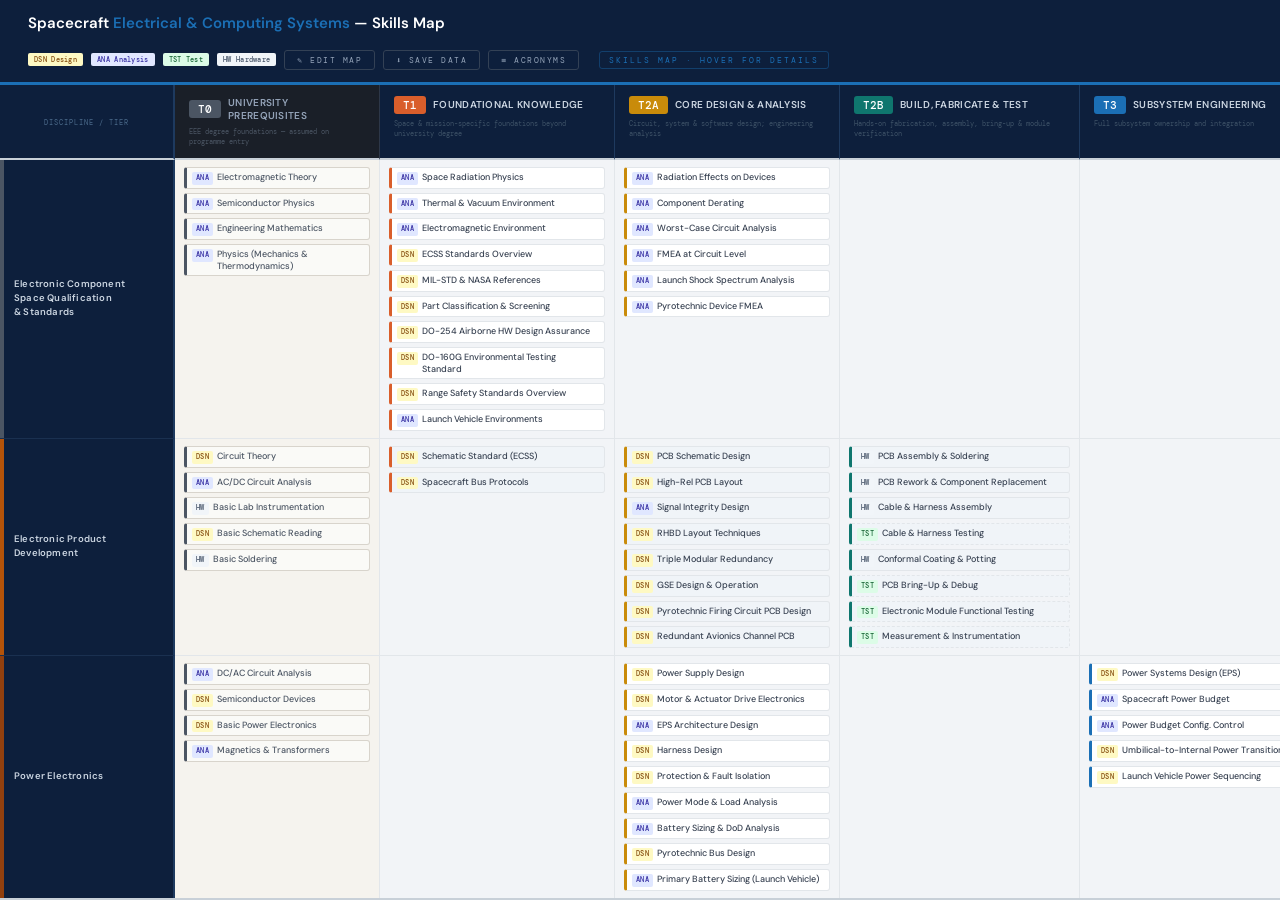
<file: index.html>
<!DOCTYPE html>
<html lang="en">
<head>
<meta charset="UTF-8">
<meta name="viewport" content="width=device-width, initial-scale=1.0">
<title>Spacecraft Electrical &amp; Computing Systems — Skills Map</title>
<link href="https://fonts.googleapis.com/css2?family=DM+Sans:wght@400;500;600&family=DM+Mono:wght@400;500&display=swap" rel="stylesheet">
<link rel="stylesheet" href="css/styles.css">
</head>
<body class="">

<header class="page-header">
  <div class="ph-left">
    <h1 class="ph-title" contenteditable="false" spellcheck="false">Spacecraft <span>Electrical &amp; Computing Systems</span> — Skills Map</h1>
  </div>
  <div class="ph-right">
    <div class="legend-item"><span class="legend-badge" style="background:#FEF9C3;color:#854D0E">DSN Design</span></div>
    <div class="legend-item"><span class="legend-badge" style="background:#E0E7FF;color:#3730A3">ANA Analysis</span></div>
    <div class="legend-item"><span class="legend-badge" style="background:#DCFCE7;color:#166534">TST Test</span></div>
    <div class="legend-item"><span class="legend-badge" style="background:#F1F5F9;color:#475569">HW Hardware</span></div>
    <button class="edit-toggle" id="edit-toggle">✎ Edit map</button>
    <button class="save-btn" id="save-btn">⬇ Save data</button>
    <button class="acro-toggle" id="acro-toggle">≡ Acronyms</button>
    <div class="view-tag">SKILLS MAP · HOVER FOR DETAILS</div>
  </div>
</header>

<div class="map-scroll">
  <div class="map-grid" id="map"></div>
</div>

<div class="acronym-panel" id="acronym-panel">
  <div class="acronym-inner">
    <div class="acronym-heading">Acronym Glossary</div>
    <div class="acronym-grid" id="acronym-grid"></div>
  </div>
</div>

<div class="tooltip" id="tip">
  <div class="tt-title" id="tt-title"></div>
  <div class="tt-tag" id="tt-tag"></div>
</div>

<script src="js/data.js"></script>
<script src="js/app.js"></script>
</body>
</html>
</file>
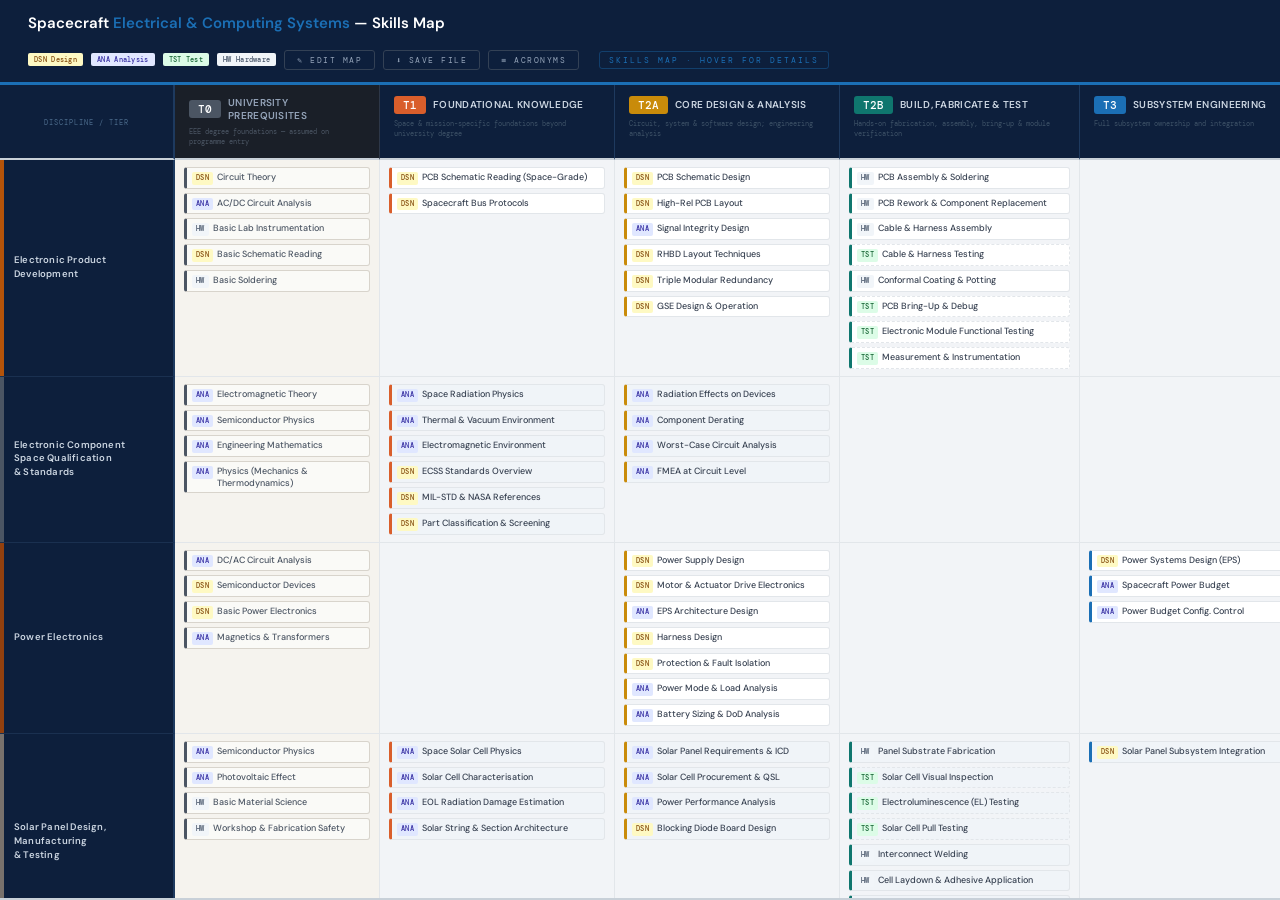
<file: satellite-skills-map reorder test.html>
<!DOCTYPE html>
<html lang="en"><head>
<meta charset="UTF-8">
<meta name="viewport" content="width=device-width, initial-scale=1.0">
<title>Spacecraft Electrical & Computing Systems — Skills Map</title>
<link href="https://fonts.googleapis.com/css2?family=DM+Sans:wght@400;500;600&amp;family=DM+Mono:wght@400;500&amp;display=swap" rel="stylesheet">
<style>
:root {
  --bg:#F2F4F7; --white:#FFF; --navy:#0D1F3C; --navy2:#101e33; --slate:#374151;
  --muted:#9CA3AF; --div:#E2E6EA; --div2:#C8D0D8;
  --t1:#D95E2B; --t2:#C98B0A; --t3:#1B6FB5; --t4:#0B9668; --t5:#6537A3;
}
*{box-sizing:border-box;margin:0;padding:0;}
body{font-family:'DM Sans',sans-serif;background:var(--bg);color:var(--slate);height:100vh;display:flex;flex-direction:column;overflow:hidden;}

/* ── PAGE HEADER ── */
.page-header{
  background:var(--navy);padding:14px 28px 12px;border-bottom:3px solid var(--t3);
  display:flex;align-items:center;justify-content:space-between;gap:16px;flex-wrap:wrap;
  flex-shrink:0;
}
.ph-left h1{font-size:15px;font-weight:600;color:#fff;line-height:1.3;}
.ph-left h1 span{color:var(--t3);}
.ph-right{display:flex;gap:8px;align-items:center;flex-wrap:wrap;}
.legend-item{display:flex;align-items:center;gap:4px;}
.legend-badge{font-family:'DM Mono',monospace;font-size:7px;padding:2px 6px;border-radius:2px;letter-spacing:.3px;font-weight:500;}
.view-tag{font-family:'DM Mono',monospace;font-size:8px;letter-spacing:2px;color:var(--t3);border:1px solid rgba(27,111,181,0.4);border-radius:3px;padding:3px 9px;text-transform:uppercase;margin-left:12px;}

/* ── MAP SCROLL ── */
.map-scroll{
  flex:1;overflow:auto;
}

/* ── MAP GRID ── */
.map-grid{
  display:grid;
  grid-template-columns: 175px 205px 235px 225px 240px 285px 215px 205px;
  width:max-content;
  min-width:100%;
}

/* ── HEADER CELLS ── */
.corner{
  position:sticky;left:0;top:0;z-index:30;
  background:var(--navy);
  border-right:2px solid #1e3a5f;border-bottom:2px solid var(--div2);
  display:flex;align-items:center;justify-content:center;padding:12px 10px;
}
.corner-inner{text-align:center;}
.corner-logo{font-family:'DM Mono',monospace;font-size:9px;color:var(--t3);letter-spacing:2px;text-transform:uppercase;line-height:1.5;}
.corner-sub{font-family:'DM Mono',monospace;font-size:7px;color:#4B6A8A;letter-spacing:1px;margin-top:2px;}

.tier-hdr-cell{
  position:sticky;top:0;z-index:20;
  background:var(--navy);
  border-right:1px solid #1e3a5f;border-bottom:2px solid var(--div2);
  padding:11px 14px;
}
.tier-pill-row{display:flex;align-items:center;gap:7px;margin-bottom:5px;}
.tier-num-badge{
  font-family:'DM Mono',monospace;font-size:11px;font-weight:500;color:#fff;
  padding:2px 9px;border-radius:3px;flex-shrink:0;
}
.tier-hdr-name{font-size:10px;font-weight:600;color:#CBD5E1;letter-spacing:.3px;text-transform:uppercase;}
.tier-hdr-note{font-family:'DM Mono',monospace;font-size:7px;color:#3D5166;margin-top:3px;line-height:1.45;}

/* ── LANE LABEL ── */
.lane-label{
  position:sticky;left:0;z-index:10;
  background:var(--navy);
  border-right:2px solid #1e3a5f;border-bottom:1px solid #1a3050;
  display:flex;align-items:center;
  min-height:72px;
}
.lane-accent{width:4px;flex-shrink:0;align-self:stretch;}
.lane-label-text{
  font-size:9.5px;font-weight:600;color:#CBD5E1;line-height:1.45;
  letter-spacing:.2px;padding:8px 10px;
}

/* Odd/even row tinting */
.row-odd  .lane-label { background:var(--navy); }
.row-even .lane-label { background:var(--navy2); }
.row-odd  .lane-cell  { background:var(--white); }
.row-even .lane-cell  { background:#F8FAFC; }

/* ── TIER CELL ── */
.lane-cell{
  border-right:1px solid var(--div);border-bottom:1px solid var(--div);
  padding:7px 9px;
  display:flex;flex-direction:column;gap:4px;
  min-height:72px;
}

/* ── NODE CHIP ── */
.mnode{
  display:flex;align-items:flex-start;gap:4px;
  padding:3px 8px 3px 5px;
  border-radius:3px;
  font-size:9px;font-weight:500;line-height:1.35;
  color:var(--slate);
  background:var(--white);
  border:1px solid var(--div);
  border-left:3px solid;
  cursor:default;
  transition:box-shadow .12s,transform .12s;
}
.mnode:hover{box-shadow:0 2px 8px rgba(0,0,0,.10);transform:translateY(-1px);}
.mnode.is-test{border-style:dashed;border-left-style:solid;}
.mtype{
  font-family:'DM Mono',monospace;font-size:6.5px;letter-spacing:.3px;
  padding:2px 4px;border-radius:2px;flex-shrink:0;margin-top:1px;font-weight:500;
}
.row-even .mnode{background:#F0F4F8;}

/* T0 cells get a subtle warm tint to signal prerequisite territory */
.t0-cell{ background:#F5F3EE !important; }
.row-even .t0-cell{ background:#EFEDE8 !important; }
.t0-cell .mnode{ background:#FAFAF7; color:#4B5563; border-color:#D8D4CC; }
.t0-cell .mnode:hover{ box-shadow:0 2px 6px rgba(0,0,0,.07); }
.row-even .t0-cell .mnode{ background:#F3F1EC; }

/* ── SECTION DIVIDER ── */
.section-divider{
  grid-column:1 / -1;
  background:#E8ECF0;
  border-top:1px solid var(--div2);border-bottom:1px solid var(--div2);
  padding:4px 10px;display:flex;align-items:center;gap:10px;
}
.section-divider-label{
  font-family:'DM Mono',monospace;font-size:7.5px;letter-spacing:2.5px;
  color:#6B7280;text-transform:uppercase;white-space:nowrap;
}
.section-divider-rule{flex:1;height:1px;background:var(--div2);}

/* ── EDITABLE TITLE ── */
.ph-title{outline:none;pointer-events:none;user-select:none;color:#fff;}
.ph-title span{color:var(--t3);}
body.edit-mode .ph-title{pointer-events:auto;cursor:text;user-select:text;}
body.edit-mode .ph-title:hover{background:rgba(255,255,255,.08);border-radius:2px;}
body.edit-mode .ph-title:focus{background:rgba(59,130,246,.2);border-radius:2px;outline:1px dashed #93C5FD;padding:0 4px;}

/* ── LANE ROW DRAG / DELETE / ADD ── */
.lane-row-handle{
  display:none;font-size:13px;color:#4B6A8A;cursor:grab;
  padding:0 5px 0 8px;flex-shrink:0;align-self:center;user-select:none;
}
body.edit-mode .lane-row-handle{display:flex;}
.lane-delete-row{
  display:none;font-size:10px;color:#4B6A8A;cursor:pointer;
  padding:0 7px;flex-shrink:0;align-self:center;line-height:1;transition:color .1s;
}
.lane-delete-row:hover{color:#EF4444;}
body.edit-mode .lane-delete-row{display:flex;}
.lane-label.row-drag-over{outline:2px dashed #3B82F6 !important;outline-offset:-2px;background:#1e3a5f !important;}
.lane-label.row-dragging,.lane-cell.row-dragging{opacity:0.25;}
.add-lane-row{
  display:none;grid-column:1 / -1;padding:7px 14px;
  background:#F8FAFC;border-bottom:1px solid var(--div2);
}
body.edit-mode .add-lane-row{display:flex;}
.add-lane-btn{
  font-family:'DM Mono',monospace;font-size:7.5px;letter-spacing:1px;
  color:#9CA3AF;border:1px dashed #D1D5DB;border-radius:3px;
  padding:4px 16px;cursor:pointer;text-align:center;
  transition:all .12s;background:transparent;
}
.add-lane-btn:hover{color:#3B82F6;border-color:#3B82F6;background:#EFF6FF;}

/* ── EDITABLE LANE LABELS & TIER HEADERS ── */
.lane-label-text{outline:none;pointer-events:none;user-select:none;}
.tier-hdr-name{outline:none;pointer-events:none;user-select:none;}
.tier-hdr-note{outline:none;pointer-events:none;user-select:none;}
body.edit-mode .lane-label-text,
body.edit-mode .tier-hdr-name,
body.edit-mode .tier-hdr-note{pointer-events:auto;cursor:text;user-select:text;}
body.edit-mode .lane-label-text:hover,
body.edit-mode .tier-hdr-name:hover,
body.edit-mode .tier-hdr-note:hover{background:rgba(255,255,255,.1);border-radius:2px;}
body.edit-mode .lane-label-text:focus,
body.edit-mode .tier-hdr-name:focus,
body.edit-mode .tier-hdr-note:focus{
  background:rgba(59,130,246,.18);border-radius:2px;
  outline:1px dashed #93C5FD;padding:0 3px;
}

/* ── EDIT MODE ── */
.edit-toggle{
  font-family:'DM Mono',monospace;font-size:8px;letter-spacing:1.5px;text-transform:uppercase;
  background:transparent;color:#94a3b8;border:1px solid #334155;border-radius:3px;
  padding:4px 12px;cursor:pointer;transition:all .15s;flex-shrink:0;
}
.edit-toggle:hover{background:#1e3a5f;color:#e2e8f0;}
body.edit-mode .edit-toggle{background:#0B9668;color:#fff;border-color:#0B9668;}
.save-btn{
  font-family:'DM Mono',monospace;font-size:8px;letter-spacing:1.5px;text-transform:uppercase;
  background:transparent;color:#94a3b8;border:1px solid #334155;border-radius:3px;
  padding:4px 12px;cursor:pointer;transition:all .15s;flex-shrink:0;
}
.save-btn:hover{background:#1e3a5f;color:#e2e8f0;}
.save-btn.saved{background:#1B6FB5;color:#fff;border-color:#1B6FB5;}

.drag-handle{display:none;font-size:11px;color:#9CA3AF;cursor:grab;flex-shrink:0;line-height:1;margin-right:1px;user-select:none;}
body.edit-mode .drag-handle{display:inline;}

.chip-body{flex:1;display:flex;flex-direction:column;min-width:0;}
.chip-title{outline:none;pointer-events:none;user-select:none;}
.chip-tag{
  display:none;font-family:'DM Mono',monospace;font-size:7px;color:#6B7280;
  outline:none;margin-top:3px;pointer-events:none;user-select:none;
  font-style:italic;line-height:1.4;
}
body.edit-mode .chip-title{pointer-events:auto;cursor:text;user-select:text;}
body.edit-mode .chip-tag{display:block;pointer-events:auto;cursor:text;user-select:text;}
body.edit-mode .chip-title:hover,body.edit-mode .chip-tag:hover{background:rgba(0,0,0,.04);border-radius:2px;}
body.edit-mode .chip-title:focus,body.edit-mode .chip-tag:focus{
  background:rgba(59,130,246,.09);border-radius:2px;
  outline:1px dashed #93C5FD;padding:0 2px;
}

.delete-btn{
  display:none;margin-left:auto;padding-left:6px;
  color:#9CA3AF;cursor:pointer;font-size:11px;font-weight:400;flex-shrink:0;line-height:1;
}
.delete-btn:hover{color:#EF4444;}
body.edit-mode .delete-btn{display:inline;}

.mnode.dragging{opacity:0.25;pointer-events:none;}
body.edit-mode .mnode{cursor:grab;}
body.edit-mode .mnode:active{cursor:grabbing;}

body.edit-mode .lane-cell.drag-over{
  outline:2px dashed #3B82F6 !important;
  background:#EFF6FF !important;
}
body.edit-mode .lane-cell{min-height:72px;} /* keep drop area even when empty */

.add-node-btn{
  display:none;font-family:'DM Mono',monospace;font-size:7.5px;letter-spacing:1px;
  color:#9CA3AF;border:1px dashed #D1D5DB;border-radius:3px;
  padding:3px 8px;cursor:pointer;text-align:center;margin-top:2px;
  transition:all .12s;
}
.add-node-btn:hover{color:#3B82F6;border-color:#3B82F6;background:#EFF6FF;}
body.edit-mode .add-node-btn{display:block;}

/* ── ACRONYM PANEL ── */
.acro-toggle{
  font-family:'DM Mono',monospace;font-size:8px;letter-spacing:1.5px;text-transform:uppercase;
  background:transparent;color:#94a3b8;border:1px solid #334155;border-radius:3px;
  padding:4px 12px;cursor:pointer;transition:all .15s;flex-shrink:0;
}
.acro-toggle:hover{background:#1e3a5f;color:#e2e8f0;}
body.acro-open .acro-toggle{background:#4B5563;color:#fff;border-color:#4B5563;}

.acronym-panel{
  flex-shrink:0;max-height:0;overflow:hidden;
  transition:max-height .3s ease;
  background:#F8FAFC;border-top:2px solid var(--div2);
}
body.acro-open .acronym-panel{max-height:260px;}

.acronym-inner{
  padding:12px 24px 14px;overflow-y:auto;max-height:260px;
}
.acronym-heading{
  font-family:'DM Mono',monospace;font-size:7.5px;letter-spacing:2.5px;
  color:#6B7280;text-transform:uppercase;margin-bottom:10px;
}
.acronym-grid{
  display:grid;
  grid-template-columns:repeat(auto-fill,minmax(260px,1fr));
  gap:3px 32px;
}
.acro-row{
  display:flex;gap:8px;align-items:baseline;
  font-size:9px;line-height:1.6;border-bottom:1px solid #EEF0F3;
  padding:1px 0;
}
.acro-key{
  font-family:'DM Mono',monospace;font-weight:500;color:var(--navy);
  flex-shrink:0;min-width:72px;
}
.acro-def{color:#4B5563;}

/* ── TOOLTIP ── */
.tooltip{
  position:fixed;z-index:999;background:var(--navy);color:#e2e8f0;
  border-radius:5px;padding:8px 12px;max-width:240px;
  font-size:10.5px;line-height:1.55;pointer-events:none;
  opacity:0;transform:translateY(4px);transition:opacity .12s,transform .12s;
  box-shadow:0 6px 20px rgba(0,0,0,.25);
}
.tooltip.show{opacity:1;transform:translateY(0);}
.tt-title{font-weight:600;color:#fff;margin-bottom:2px;font-size:11px;}
.tt-tag{font-family:'DM Mono',monospace;font-size:8.5px;color:#94a3b8;}
</style>
</head>
<body class="">

<header class="page-header">
  <div class="ph-left">
    <h1 class="ph-title" contenteditable="true" spellcheck="false">Spacecraft <span>Electrical &amp; Computing Systems</span> — Skills Map</h1>
  </div>
  <div class="ph-right">
    <div class="legend-item"><span class="legend-badge" style="background:#FEF9C3;color:#854D0E">DSN Design</span></div>
    <div class="legend-item"><span class="legend-badge" style="background:#E0E7FF;color:#3730A3">ANA Analysis</span></div>
    <div class="legend-item"><span class="legend-badge" style="background:#DCFCE7;color:#166534">TST Test</span></div>
    <div class="legend-item"><span class="legend-badge" style="background:#F1F5F9;color:#475569">HW Hardware</span></div>
    <button class="edit-toggle" id="edit-toggle">✎ Edit map</button>
    <button class="save-btn" id="save-btn">⬇ Save file</button>
    <button class="acro-toggle" id="acro-toggle">≡ Acronyms</button>
    <div class="view-tag">SKILLS MAP · HOVER FOR DETAILS</div>
  </div>
</header>

<div class="map-scroll">
  <div class="map-grid" id="map"><div class="corner"><div class="corner-inner"><div class="corner-sub">DISCIPLINE / TIER</div></div></div><div class="tier-hdr-cell" style="background: rgb(26, 31, 40); border-right-color: rgb(45, 55, 72);">
      <div class="tier-pill-row">
        <span class="tier-num-badge" style="background:#4B5563">T0</span>
        <span class="tier-hdr-name" contenteditable="true" spellcheck="false" style="color:#94a3b8;">University Prerequisites</span>
      </div>
      <div class="tier-hdr-note" contenteditable="true" spellcheck="false" style="color:#4B5563;">EEE degree foundations — assumed on programme entry</div></div><div class="tier-hdr-cell">
      <div class="tier-pill-row">
        <span class="tier-num-badge" style="background:#D95E2B">T1</span>
        <span class="tier-hdr-name" contenteditable="true" spellcheck="false" style="">Foundational Knowledge</span>
      </div>
      <div class="tier-hdr-note" contenteditable="true" spellcheck="false" style="">Space &amp; mission-specific foundations beyond university degree</div></div><div class="tier-hdr-cell">
      <div class="tier-pill-row">
        <span class="tier-num-badge" style="background:#C98B0A">T2A</span>
        <span class="tier-hdr-name" contenteditable="true" spellcheck="false" style="">Core Design &amp; Analysis</span>
      </div>
      <div class="tier-hdr-note" contenteditable="true" spellcheck="false" style="">Circuit, system &amp; software design; engineering analysis</div></div><div class="tier-hdr-cell">
      <div class="tier-pill-row">
        <span class="tier-num-badge" style="background:#0F766E">T2B</span>
        <span class="tier-hdr-name" contenteditable="true" spellcheck="false" style="">Build, Fabricate &amp; Test</span>
      </div>
      <div class="tier-hdr-note" contenteditable="true" spellcheck="false" style="">Hands-on fabrication, assembly, bring-up &amp; module verification</div></div><div class="tier-hdr-cell">
      <div class="tier-pill-row">
        <span class="tier-num-badge" style="background:#1B6FB5">T3</span>
        <span class="tier-hdr-name" contenteditable="true" spellcheck="false" style="">Subsystem Engineering</span>
      </div>
      <div class="tier-hdr-note" contenteditable="true" spellcheck="false" style="">Full subsystem ownership and integration</div></div><div class="tier-hdr-cell">
      <div class="tier-pill-row">
        <span class="tier-num-badge" style="background:#0B9668">T4</span>
        <span class="tier-hdr-name" contenteditable="true" spellcheck="false" style="">Integration &amp; Test</span>
      </div>
      <div class="tier-hdr-note" contenteditable="true" spellcheck="false" style="">System-level AIT, qualification &amp; V&amp;V campaigns</div></div><div class="tier-hdr-cell">
      <div class="tier-pill-row">
        <span class="tier-num-badge" style="background:#6537A3">T5</span>
        <span class="tier-hdr-name" contenteditable="true" spellcheck="false" style="">Advanced / Facility Ops</span>
      </div>
      <div class="tier-hdr-note" contenteditable="true" spellcheck="false" style="">Programme authority, facility ops &amp; sustainment</div></div><div class="lane-label row-odd" data-row-id="pcb" data-accent="#B45309" draggable="true">
    <span class="lane-row-handle">⠿</span>
    <span class="lane-accent" style="background:#B45309"></span>
    <span class="lane-label-text" contenteditable="true" spellcheck="false">Electronic Product Development</span>
    <span class="lane-delete-row" title="Remove lane">✕</span></div><div class="lane-cell t0-cell row-odd" data-lane="pcb" data-tier="0"><div class="mnode" draggable="true" style="border-left-color: rgb(75, 85, 99);">
    <span class="drag-handle">⠿</span>
    <span class="mtype" style="background:#FEF9C3;color:#854D0E">DSN</span>
    <span class="chip-body">
      <span class="chip-title" contenteditable="true" spellcheck="false">Circuit Theory</span>
      <span class="chip-tag" contenteditable="true" spellcheck="false">KVL/KCL, Thevenin/Norton, mesh &amp; nodal analysis</span>
    </span>
    <span class="delete-btn">✕</span></div><div class="mnode" draggable="true" style="border-left-color: rgb(75, 85, 99);">
    <span class="drag-handle">⠿</span>
    <span class="mtype" style="background:#E0E7FF;color:#3730A3">ANA</span>
    <span class="chip-body">
      <span class="chip-title" contenteditable="true" spellcheck="false">AC/DC Circuit Analysis</span>
      <span class="chip-tag" contenteditable="true" spellcheck="false">Phasors, impedance, frequency response, Bode plots</span>
    </span>
    <span class="delete-btn">✕</span></div><div class="mnode" draggable="true" style="border-left-color: rgb(75, 85, 99);">
    <span class="drag-handle">⠿</span>
    <span class="mtype" style="background:#F1F5F9;color:#475569">HW</span>
    <span class="chip-body">
      <span class="chip-title" contenteditable="true" spellcheck="false">Basic Lab Instrumentation</span>
      <span class="chip-tag" contenteditable="true" spellcheck="false">DMM, oscilloscope, function generator, power supply</span>
    </span>
    <span class="delete-btn">✕</span></div><div class="mnode" draggable="true" style="border-left-color: rgb(75, 85, 99);">
    <span class="drag-handle">⠿</span>
    <span class="mtype" style="background:#FEF9C3;color:#854D0E">DSN</span>
    <span class="chip-body">
      <span class="chip-title" contenteditable="true" spellcheck="false">Basic Schematic Reading</span>
      <span class="chip-tag" contenteditable="true" spellcheck="false">Standard symbols, reference designators, netlist</span>
    </span>
    <span class="delete-btn">✕</span></div><div class="mnode" draggable="true" style="border-left-color: rgb(75, 85, 99);">
    <span class="drag-handle">⠿</span>
    <span class="mtype" style="background:#F1F5F9;color:#475569">HW</span>
    <span class="chip-body">
      <span class="chip-title" contenteditable="true" spellcheck="false">Basic Soldering</span>
      <span class="chip-tag" contenteditable="true" spellcheck="false">Through-hole soldering, iron technique, solder types</span>
    </span>
    <span class="delete-btn">✕</span></div><div class="add-node-btn">+ add skill</div></div><div class="lane-cell row-odd" data-lane="pcb" data-tier="1"><div class="mnode" draggable="true" style="border-left-color: rgb(217, 94, 43);">
    <span class="drag-handle">⠿</span>
    <span class="mtype" style="background:#FEF9C3;color:#854D0E">DSN</span>
    <span class="chip-body">
      <span class="chip-title" contenteditable="true" spellcheck="false">PCB Schematic Reading (Space-Grade)</span>
      <span class="chip-tag" contenteditable="true" spellcheck="false">ECSS net naming, EMC shields, hi-rel symbols</span>
    </span>
    <span class="delete-btn">✕</span></div><div class="mnode" draggable="true" style="border-left-color: rgb(217, 94, 43);">
    <span class="drag-handle">⠿</span>
    <span class="mtype" style="background:#FEF9C3;color:#854D0E">DSN</span>
    <span class="chip-body">
      <span class="chip-title" contenteditable="true" spellcheck="false">Spacecraft Bus Protocols</span>
      <span class="chip-tag" contenteditable="true" spellcheck="false">RS-422, SpaceWire, MIL-STD-1553, CAN FD</span>
    </span>
    <span class="delete-btn">✕</span></div><div class="add-node-btn">+ add skill</div></div><div class="lane-cell row-odd" data-lane="pcb" data-tier="2"><div class="mnode" draggable="true" style="border-left-color: rgb(201, 139, 10);">
    <span class="drag-handle">⠿</span>
    <span class="mtype" style="background:#FEF9C3;color:#854D0E">DSN</span>
    <span class="chip-body">
      <span class="chip-title" contenteditable="true" spellcheck="false">PCB Schematic Design</span>
      <span class="chip-tag" contenteditable="true" spellcheck="false">Hierarchical sheets, ERC, ECO management</span>
    </span>
    <span class="delete-btn">✕</span></div><div class="mnode" draggable="true" style="border-left-color: rgb(201, 139, 10);">
    <span class="drag-handle">⠿</span>
    <span class="mtype" style="background:#FEF9C3;color:#854D0E">DSN</span>
    <span class="chip-body">
      <span class="chip-title" contenteditable="true" spellcheck="false">High-Rel PCB Layout</span>
      <span class="chip-tag" contenteditable="true" spellcheck="false">IPC Class 3, impedance ctrl, via-in-pad, thermal relief</span>
    </span>
    <span class="delete-btn">✕</span></div><div class="mnode" draggable="true" style="border-left-color: rgb(201, 139, 10);">
    <span class="drag-handle">⠿</span>
    <span class="mtype" style="background:#E0E7FF;color:#3730A3">ANA</span>
    <span class="chip-body">
      <span class="chip-title" contenteditable="true" spellcheck="false">Signal Integrity Design</span>
      <span class="chip-tag" contenteditable="true" spellcheck="false">Transmission lines, crosstalk, eye diagram analysis</span>
    </span>
    <span class="delete-btn">✕</span></div><div class="mnode" draggable="true" style="border-left-color: rgb(201, 139, 10);">
    <span class="drag-handle">⠿</span>
    <span class="mtype" style="background:#FEF9C3;color:#854D0E">DSN</span>
    <span class="chip-body">
      <span class="chip-title" contenteditable="true" spellcheck="false">RHBD Layout Techniques</span>
      <span class="chip-tag" contenteditable="true" spellcheck="false">Guard rings, enclosed FETs, ELT layout for TID hardening</span>
    </span>
    <span class="delete-btn">✕</span></div><div class="mnode" draggable="true" style="border-left-color: rgb(201, 139, 10);">
    <span class="drag-handle">⠿</span>
    <span class="mtype" style="background:#FEF9C3;color:#854D0E">DSN</span>
    <span class="chip-body">
      <span class="chip-title" contenteditable="true" spellcheck="false">Triple Modular Redundancy</span>
      <span class="chip-tag" contenteditable="true" spellcheck="false">TMR voters, EDAC implementation, FPGA scrubbing</span>
    </span>
    <span class="delete-btn">✕</span></div><div class="mnode" draggable="true" style="border-left-color: rgb(201, 139, 10);">
    <span class="drag-handle">⠿</span>
    <span class="mtype" style="background:#FEF9C3;color:#854D0E">DSN</span>
    <span class="chip-body">
      <span class="chip-title" contenteditable="true" spellcheck="false">GSE Design &amp; Operation</span>
      <span class="chip-tag" contenteditable="true" spellcheck="false">Test harness wiring, breakout boards, adapter design</span>
    </span>
    <span class="delete-btn">✕</span></div><div class="add-node-btn">+ add skill</div></div><div class="lane-cell row-odd" data-lane="pcb" data-tier="2b"><div class="mnode" draggable="true" style="border-left-color: rgb(15, 118, 110);">
    <span class="drag-handle">⠿</span>
    <span class="mtype" style="background:#F1F5F9;color:#475569">HW</span>
    <span class="chip-body">
      <span class="chip-title" contenteditable="true" spellcheck="false">PCB Assembly &amp; Soldering</span>
      <span class="chip-tag" contenteditable="true" spellcheck="false">SMT reflow, hand solder, IPC Class 3 workmanship</span>
    </span>
    <span class="delete-btn">✕</span></div><div class="mnode" draggable="true" style="border-left-color: rgb(15, 118, 110);">
    <span class="drag-handle">⠿</span>
    <span class="mtype" style="background:#F1F5F9;color:#475569">HW</span>
    <span class="chip-body">
      <span class="chip-title" contenteditable="true" spellcheck="false">PCB Rework &amp; Component Replacement</span>
      <span class="chip-tag" contenteditable="true" spellcheck="false">BGA reball, hot-air station, pad lifting repair</span>
    </span>
    <span class="delete-btn">✕</span></div><div class="mnode" draggable="true" style="border-left-color: rgb(15, 118, 110);">
    <span class="drag-handle">⠿</span>
    <span class="mtype" style="background:#F1F5F9;color:#475569">HW</span>
    <span class="chip-body">
      <span class="chip-title" contenteditable="true" spellcheck="false">Cable &amp; Harness Assembly</span>
      <span class="chip-tag" contenteditable="true" spellcheck="false">Crimping to MIL-C-22520, MIL-C-38999 connector, coax term.</span>
    </span>
    <span class="delete-btn">✕</span></div><div class="mnode is-test" draggable="true" style="border-left-color: rgb(15, 118, 110);">
    <span class="drag-handle">⠿</span>
    <span class="mtype" style="background:#DCFCE7;color:#166534">TST</span>
    <span class="chip-body">
      <span class="chip-title" contenteditable="true" spellcheck="false">Cable &amp; Harness Testing</span>
      <span class="chip-tag" contenteditable="true" spellcheck="false">Continuity, insulation resistance, hi-pot, shield integrity</span>
    </span>
    <span class="delete-btn">✕</span></div><div class="mnode" draggable="true" style="border-left-color: rgb(15, 118, 110);">
    <span class="drag-handle">⠿</span>
    <span class="mtype" style="background:#F1F5F9;color:#475569">HW</span>
    <span class="chip-body">
      <span class="chip-title" contenteditable="true" spellcheck="false">Conformal Coating &amp; Potting</span>
      <span class="chip-tag" contenteditable="true" spellcheck="false">Acrylic/silicone coating, masking, UV cure inspection</span>
    </span>
    <span class="delete-btn">✕</span></div><div class="mnode is-test" draggable="true" style="border-left-color: rgb(15, 118, 110);">
    <span class="drag-handle">⠿</span>
    <span class="mtype" style="background:#DCFCE7;color:#166534">TST</span>
    <span class="chip-body">
      <span class="chip-title" contenteditable="true" spellcheck="false">PCB Bring-Up &amp; Debug</span>
      <span class="chip-tag" contenteditable="true" spellcheck="false">Power sequencing, oscilloscope probing, JTAG debug</span>
    </span>
    <span class="delete-btn">✕</span></div><div class="mnode is-test" draggable="true" style="border-left-color: rgb(15, 118, 110);">
    <span class="drag-handle">⠿</span>
    <span class="mtype" style="background:#DCFCE7;color:#166534">TST</span>
    <span class="chip-body">
      <span class="chip-title" contenteditable="true" spellcheck="false">Electronic Module Functional Testing</span>
      <span class="chip-tag" contenteditable="true" spellcheck="false">Test scripts, loopback, stimulus-response verification</span>
    </span>
    <span class="delete-btn">✕</span></div><div class="mnode is-test" draggable="true" style="border-left-color: rgb(15, 118, 110);">
    <span class="drag-handle">⠿</span>
    <span class="mtype" style="background:#DCFCE7;color:#166534">TST</span>
    <span class="chip-body">
      <span class="chip-title" contenteditable="true" spellcheck="false">Measurement &amp; Instrumentation</span>
      <span class="chip-tag" contenteditable="true" spellcheck="false">DMM, oscilloscope, spectrum analyser, LCR meter</span>
    </span>
    <span class="delete-btn">✕</span></div><div class="add-node-btn">+ add skill</div></div><div class="lane-cell row-odd" data-lane="pcb" data-tier="3"><div class="add-node-btn">+ add skill</div></div><div class="lane-cell row-odd" data-lane="pcb" data-tier="4"><div class="mnode is-test" draggable="true" style="border-left-color: rgb(11, 150, 104);">
    <span class="drag-handle">⠿</span>
    <span class="mtype" style="background:#DCFCE7;color:#166534">TST</span>
    <span class="chip-body">
      <span class="chip-title" contenteditable="true" spellcheck="false">PCA Fabrication QA &amp; Inspection</span>
      <span class="chip-tag" contenteditable="true" spellcheck="false">AOI, X-ray for BGAs, IPC-A-610 Class 3, ionic cleanliness</span>
    </span>
    <span class="delete-btn">✕</span></div><div class="add-node-btn">+ add skill</div></div><div class="lane-cell row-odd" data-lane="pcb" data-tier="5"><div class="mnode" draggable="true" style="border-left-color: rgb(101, 55, 163);">
    <span class="drag-handle">⠿</span>
    <span class="mtype" style="background:#F1F5F9;color:#475569">HW</span>
    <span class="chip-body">
      <span class="chip-title" contenteditable="true" spellcheck="false">Manufacturing Process Engineering</span>
      <span class="chip-tag" contenteditable="true" spellcheck="false">Yield analysis, DFM/DFT reviews, Cpk studies, production line</span>
    </span>
    <span class="delete-btn">✕</span></div><div class="add-node-btn">+ add skill</div></div><div class="lane-label row-even" data-row-id="qual" data-accent="#4B5563" draggable="true">
    <span class="lane-row-handle">⠿</span>
    <span class="lane-accent" style="background:#4B5563"></span>
    <span class="lane-label-text" contenteditable="true" spellcheck="false">Electronic Component<br>Space Qualification<br>&amp; Standards</span>
    <span class="lane-delete-row" title="Remove lane">✕</span></div><div class="lane-cell t0-cell row-even" data-lane="qual" data-tier="0"><div class="mnode" draggable="true" style="border-left-color: rgb(75, 85, 99);">
    <span class="drag-handle">⠿</span>
    <span class="mtype" style="background:#E0E7FF;color:#3730A3">ANA</span>
    <span class="chip-body">
      <span class="chip-title" contenteditable="true" spellcheck="false">Electromagnetic Theory</span>
      <span class="chip-tag" contenteditable="true" spellcheck="false">Maxwell's equations, wave propagation, plane waves</span>
    </span>
    <span class="delete-btn">✕</span></div><div class="mnode" draggable="true" style="border-left-color: rgb(75, 85, 99);">
    <span class="drag-handle">⠿</span>
    <span class="mtype" style="background:#E0E7FF;color:#3730A3">ANA</span>
    <span class="chip-body">
      <span class="chip-title" contenteditable="true" spellcheck="false">Semiconductor Physics</span>
      <span class="chip-tag" contenteditable="true" spellcheck="false">p-n junction, carrier transport, diode equation</span>
    </span>
    <span class="delete-btn">✕</span></div><div class="mnode" draggable="true" style="border-left-color: rgb(75, 85, 99);">
    <span class="drag-handle">⠿</span>
    <span class="mtype" style="background:#E0E7FF;color:#3730A3">ANA</span>
    <span class="chip-body">
      <span class="chip-title" contenteditable="true" spellcheck="false">Engineering Mathematics</span>
      <span class="chip-tag" contenteditable="true" spellcheck="false">Differential equations, linear algebra, probability &amp; statistics</span>
    </span>
    <span class="delete-btn">✕</span></div><div class="mnode" draggable="true" style="border-left-color: rgb(75, 85, 99);">
    <span class="drag-handle">⠿</span>
    <span class="mtype" style="background:#E0E7FF;color:#3730A3">ANA</span>
    <span class="chip-body">
      <span class="chip-title" contenteditable="true" spellcheck="false">Physics (Mechanics &amp; Thermodynamics)</span>
      <span class="chip-tag" contenteditable="true" spellcheck="false">Classical mechanics, heat transfer, thermodynamics fundamentals</span>
    </span>
    <span class="delete-btn">✕</span></div><div class="add-node-btn">+ add skill</div></div><div class="lane-cell row-even" data-lane="qual" data-tier="1"><div class="mnode" draggable="true" style="border-left-color: rgb(217, 94, 43);">
    <span class="drag-handle">⠿</span>
    <span class="mtype" style="background:#E0E7FF;color:#3730A3">ANA</span>
    <span class="chip-body">
      <span class="chip-title" contenteditable="true" spellcheck="false">Space Radiation Physics</span>
      <span class="chip-tag" contenteditable="true" spellcheck="false">TID, SEE, NIEL, Van Allen belts</span>
    </span>
    <span class="delete-btn">✕</span></div><div class="mnode" draggable="true" style="border-left-color: rgb(217, 94, 43);">
    <span class="drag-handle">⠿</span>
    <span class="mtype" style="background:#E0E7FF;color:#3730A3">ANA</span>
    <span class="chip-body">
      <span class="chip-title" contenteditable="true" spellcheck="false">Thermal &amp; Vacuum Environment</span>
      <span class="chip-tag" contenteditable="true" spellcheck="false">Eclipse cycles, radiator sizing, outgassing</span>
    </span>
    <span class="delete-btn">✕</span></div><div class="mnode" draggable="true" style="border-left-color: rgb(217, 94, 43);">
    <span class="drag-handle">⠿</span>
    <span class="mtype" style="background:#E0E7FF;color:#3730A3">ANA</span>
    <span class="chip-body">
      <span class="chip-title" contenteditable="true" spellcheck="false">Electromagnetic Environment</span>
      <span class="chip-tag" contenteditable="true" spellcheck="false">EMI sources, grounding philosophy, space EME threats</span>
    </span>
    <span class="delete-btn">✕</span></div><div class="mnode" draggable="true" style="border-left-color: rgb(217, 94, 43);">
    <span class="drag-handle">⠿</span>
    <span class="mtype" style="background:#FEF9C3;color:#854D0E">DSN</span>
    <span class="chip-body">
      <span class="chip-title" contenteditable="true" spellcheck="false">ECSS Standards Overview</span>
      <span class="chip-tag" contenteditable="true" spellcheck="false">ECSS-E, ECSS-Q, ECSS-M families</span>
    </span>
    <span class="delete-btn">✕</span></div><div class="mnode" draggable="true" style="border-left-color: rgb(217, 94, 43);">
    <span class="drag-handle">⠿</span>
    <span class="mtype" style="background:#FEF9C3;color:#854D0E">DSN</span>
    <span class="chip-body">
      <span class="chip-title" contenteditable="true" spellcheck="false">MIL-STD &amp; NASA References</span>
      <span class="chip-tag" contenteditable="true" spellcheck="false">MIL-STD-461/1553, NASA-HDBK-8739</span>
    </span>
    <span class="delete-btn">✕</span></div><div class="mnode" draggable="true" style="border-left-color: rgb(217, 94, 43);">
    <span class="drag-handle">⠿</span>
    <span class="mtype" style="background:#FEF9C3;color:#854D0E">DSN</span>
    <span class="chip-body">
      <span class="chip-title" contenteditable="true" spellcheck="false">Part Classification &amp; Screening</span>
      <span class="chip-tag" contenteditable="true" spellcheck="false">EEE-INST-002, MIL-PRF-38535, upscreening</span>
    </span>
    <span class="delete-btn">✕</span></div><div class="add-node-btn">+ add skill</div></div><div class="lane-cell row-even" data-lane="qual" data-tier="2"><div class="mnode" draggable="true" style="border-left-color: rgb(201, 139, 10);">
    <span class="drag-handle">⠿</span>
    <span class="mtype" style="background:#E0E7FF;color:#3730A3">ANA</span>
    <span class="chip-body">
      <span class="chip-title" contenteditable="true" spellcheck="false">Radiation Effects on Devices</span>
      <span class="chip-tag" contenteditable="true" spellcheck="false">Gate oxide trapping, latch-up, SEU in SRAM/flip-flops</span>
    </span>
    <span class="delete-btn">✕</span></div><div class="mnode" draggable="true" style="border-left-color: rgb(201, 139, 10);">
    <span class="drag-handle">⠿</span>
    <span class="mtype" style="background:#E0E7FF;color:#3730A3">ANA</span>
    <span class="chip-body">
      <span class="chip-title" contenteditable="true" spellcheck="false">Component Derating</span>
      <span class="chip-tag" contenteditable="true" spellcheck="false">ECSS-Q-ST-30-11, voltage/temperature margins</span>
    </span>
    <span class="delete-btn">✕</span></div><div class="mnode" draggable="true" style="border-left-color: rgb(201, 139, 10);">
    <span class="drag-handle">⠿</span>
    <span class="mtype" style="background:#E0E7FF;color:#3730A3">ANA</span>
    <span class="chip-body">
      <span class="chip-title" contenteditable="true" spellcheck="false">Worst-Case Circuit Analysis</span>
      <span class="chip-tag" contenteditable="true" spellcheck="false">WCCA, tolerance stack-up, Monte Carlo analysis</span>
    </span>
    <span class="delete-btn">✕</span></div><div class="mnode" draggable="true" style="border-left-color: rgb(201, 139, 10);">
    <span class="drag-handle">⠿</span>
    <span class="mtype" style="background:#E0E7FF;color:#3730A3">ANA</span>
    <span class="chip-body">
      <span class="chip-title" contenteditable="true" spellcheck="false">FMEA at Circuit Level</span>
      <span class="chip-tag" contenteditable="true" spellcheck="false">FMEA worksheet, criticality ranking, SPF identification</span>
    </span>
    <span class="delete-btn">✕</span></div><div class="add-node-btn">+ add skill</div></div><div class="lane-cell row-even" data-lane="qual" data-tier="2b"><div class="add-node-btn">+ add skill</div></div><div class="lane-cell row-even" data-lane="qual" data-tier="3"><div class="add-node-btn">+ add skill</div></div><div class="lane-cell row-even" data-lane="qual" data-tier="4"><div class="add-node-btn">+ add skill</div></div><div class="lane-cell row-even" data-lane="qual" data-tier="5"><div class="mnode is-test" draggable="true" style="border-left-color: rgb(101, 55, 163);">
    <span class="drag-handle">⠿</span>
    <span class="mtype" style="background:#DCFCE7;color:#166534">TST</span>
    <span class="chip-body">
      <span class="chip-title" contenteditable="true" spellcheck="false">Advanced Radiation Testing</span>
      <span class="chip-tag" contenteditable="true" spellcheck="false">Proton SEE, heavy ion, Co-60 TID test campaigns</span>
    </span>
    <span class="delete-btn">✕</span></div><div class="add-node-btn">+ add skill</div></div><div class="lane-label row-odd" data-row-id="power" data-accent="#92400E" draggable="true">
    <span class="lane-row-handle">⠿</span>
    <span class="lane-accent" style="background:#92400E"></span>
    <span class="lane-label-text" contenteditable="true" spellcheck="false">Power Electronics</span>
    <span class="lane-delete-row" title="Remove lane">✕</span></div><div class="lane-cell row-odd t0-cell" data-lane="power" data-tier="0"><div class="mnode" draggable="true" style="border-left-color: rgb(75, 85, 99);">
    <span class="drag-handle">⠿</span>
    <span class="mtype" style="background:#E0E7FF;color:#3730A3">ANA</span>
    <span class="chip-body">
      <span class="chip-title" contenteditable="true" spellcheck="false">DC/AC Circuit Analysis</span>
      <span class="chip-tag" contenteditable="true" spellcheck="false">KVL/KCL, phasors, power factor, reactive power</span>
    </span>
    <span class="delete-btn">✕</span></div><div class="mnode" draggable="true" style="border-left-color: rgb(75, 85, 99);">
    <span class="drag-handle">⠿</span>
    <span class="mtype" style="background:#FEF9C3;color:#854D0E">DSN</span>
    <span class="chip-body">
      <span class="chip-title" contenteditable="true" spellcheck="false">Semiconductor Devices</span>
      <span class="chip-tag" contenteditable="true" spellcheck="false">Diodes, BJTs, MOSFETs — I-V characteristics, biasing</span>
    </span>
    <span class="delete-btn">✕</span></div><div class="mnode" draggable="true" style="border-left-color: rgb(75, 85, 99);">
    <span class="drag-handle">⠿</span>
    <span class="mtype" style="background:#FEF9C3;color:#854D0E">DSN</span>
    <span class="chip-body">
      <span class="chip-title" contenteditable="true" spellcheck="false">Basic Power Electronics</span>
      <span class="chip-tag" contenteditable="true" spellcheck="false">Rectifiers, linear regulators, basic switching topologies</span>
    </span>
    <span class="delete-btn">✕</span></div><div class="mnode" draggable="true" style="border-left-color: rgb(75, 85, 99);">
    <span class="drag-handle">⠿</span>
    <span class="mtype" style="background:#E0E7FF;color:#3730A3">ANA</span>
    <span class="chip-body">
      <span class="chip-title" contenteditable="true" spellcheck="false">Magnetics &amp; Transformers</span>
      <span class="chip-tag" contenteditable="true" spellcheck="false">Faraday's law, inductance, coupled inductors, transformer models</span>
    </span>
    <span class="delete-btn">✕</span></div><div class="add-node-btn">+ add skill</div></div><div class="lane-cell row-odd" data-lane="power" data-tier="1"><div class="add-node-btn">+ add skill</div></div><div class="lane-cell row-odd" data-lane="power" data-tier="2"><div class="mnode" draggable="true" style="border-left-color: rgb(201, 139, 10);">
    <span class="drag-handle">⠿</span>
    <span class="mtype" style="background:#FEF9C3;color:#854D0E">DSN</span>
    <span class="chip-body">
      <span class="chip-title" contenteditable="true" spellcheck="false">Power Supply Design</span>
      <span class="chip-tag" contenteditable="true" spellcheck="false">Buck, boost, LDO, feedback loop compensation, EMI filtering</span>
    </span>
    <span class="delete-btn">✕</span></div><div class="mnode" draggable="true" style="border-left-color: rgb(201, 139, 10);">
    <span class="drag-handle">⠿</span>
    <span class="mtype" style="background:#FEF9C3;color:#854D0E">DSN</span>
    <span class="chip-body">
      <span class="chip-title" contenteditable="true" spellcheck="false">Motor &amp; Actuator Drive Electronics</span>
      <span class="chip-tag" contenteditable="true" spellcheck="false">BLDC, H-bridge, PWM, current sense, snubber design</span>
    </span>
    <span class="delete-btn">✕</span></div><div class="mnode" draggable="true" style="border-left-color: rgb(201, 139, 10);">
    <span class="drag-handle">⠿</span>
    <span class="mtype" style="background:#E0E7FF;color:#3730A3">ANA</span>
    <span class="chip-body">
      <span class="chip-title" contenteditable="true" spellcheck="false">EPS Architecture Design</span>
      <span class="chip-tag" contenteditable="true" spellcheck="false">MPPT, regulated/unregulated bus, PDU fault isolation topology</span>
    </span>
    <span class="delete-btn">✕</span></div><div class="mnode" draggable="true" style="border-left-color: rgb(201, 139, 10);">
    <span class="drag-handle">⠿</span>
    <span class="mtype" style="background:#FEF9C3;color:#854D0E">DSN</span>
    <span class="chip-body">
      <span class="chip-title" contenteditable="true" spellcheck="false">Harness Design</span>
      <span class="chip-tag" contenteditable="true" spellcheck="false">Wire gauge sizing, shielding, connector qualification, ICD</span>
    </span>
    <span class="delete-btn">✕</span></div><div class="mnode" draggable="true" style="border-left-color: rgb(201, 139, 10);">
    <span class="drag-handle">⠿</span>
    <span class="mtype" style="background:#FEF9C3;color:#854D0E">DSN</span>
    <span class="chip-body">
      <span class="chip-title" contenteditable="true" spellcheck="false">Protection &amp; Fault Isolation</span>
      <span class="chip-tag" contenteditable="true" spellcheck="false">Fusing, crowbar, OVP, OCP, polarity protection, inrush limit</span>
    </span>
    <span class="delete-btn">✕</span></div><div class="mnode" draggable="true" style="border-left-color: rgb(201, 139, 10);">
    <span class="drag-handle">⠿</span>
    <span class="mtype" style="background:#E0E7FF;color:#3730A3">ANA</span>
    <span class="chip-body">
      <span class="chip-title" contenteditable="true" spellcheck="false">Power Mode &amp; Load Analysis</span>
      <span class="chip-tag" contenteditable="true" spellcheck="false">Peak/avg load, duty cycle, power modes table per subsystem</span>
    </span>
    <span class="delete-btn">✕</span></div><div class="mnode" draggable="true" style="border-left-color: rgb(201, 139, 10);">
    <span class="drag-handle">⠿</span>
    <span class="mtype" style="background:#E0E7FF;color:#3730A3">ANA</span>
    <span class="chip-body">
      <span class="chip-title" contenteditable="true" spellcheck="false">Battery Sizing &amp; DoD Analysis</span>
      <span class="chip-tag" contenteditable="true" spellcheck="false">Capacity, depth of discharge, cycle life, BOL/EOL derating</span>
    </span>
    <span class="delete-btn">✕</span></div><div class="add-node-btn">+ add skill</div></div><div class="lane-cell row-odd" data-lane="power" data-tier="2b"><div class="add-node-btn">+ add skill</div></div><div class="lane-cell row-odd" data-lane="power" data-tier="3"><div class="mnode" draggable="true" style="border-left-color: rgb(27, 111, 181);">
    <span class="drag-handle">⠿</span>
    <span class="mtype" style="background:#FEF9C3;color:#854D0E">DSN</span>
    <span class="chip-body">
      <span class="chip-title" contenteditable="true" spellcheck="false">Power Systems Design (EPS)</span>
      <span class="chip-tag" contenteditable="true" spellcheck="false">MPPT algorithm implementation, battery assembly/qual., PDU mfg.</span>
    </span>
    <span class="delete-btn">✕</span></div><div class="mnode" draggable="true" style="border-left-color: rgb(27, 111, 181);">
    <span class="drag-handle">⠿</span>
    <span class="mtype" style="background:#E0E7FF;color:#3730A3">ANA</span>
    <span class="chip-body">
      <span class="chip-title" contenteditable="true" spellcheck="false">Spacecraft Power Budget</span>
      <span class="chip-tag" contenteditable="true" spellcheck="false">Multi-mode budget, BOL/EOL margin ≥20%, ECSS-E-ST-60</span>
    </span>
    <span class="delete-btn">✕</span></div><div class="mnode" draggable="true" style="border-left-color: rgb(27, 111, 181);">
    <span class="drag-handle">⠿</span>
    <span class="mtype" style="background:#E0E7FF;color:#3730A3">ANA</span>
    <span class="chip-body">
      <span class="chip-title" contenteditable="true" spellcheck="false">Power Budget Config. Control</span>
      <span class="chip-tag" contenteditable="true" spellcheck="false">Budget freeze at PDR/CDR, margin drawdown log, design review pkg</span>
    </span>
    <span class="delete-btn">✕</span></div><div class="add-node-btn">+ add skill</div></div><div class="lane-cell row-odd" data-lane="power" data-tier="4"><div class="add-node-btn">+ add skill</div></div><div class="lane-cell row-odd" data-lane="power" data-tier="5"><div class="add-node-btn">+ add skill</div></div><div class="lane-label row-even" data-row-id="solar" data-accent="#78716C" draggable="true">
    <span class="lane-row-handle">⠿</span>
    <span class="lane-accent" style="background:#78716C"></span>
    <span class="lane-label-text" contenteditable="true" spellcheck="false">Solar Panel Design,<br>Manufacturing<br>&amp; Testing</span>
    <span class="lane-delete-row" title="Remove lane">✕</span></div><div class="lane-cell row-even t0-cell" data-lane="solar" data-tier="0"><div class="mnode" draggable="true" style="border-left-color: rgb(75, 85, 99);">
    <span class="drag-handle">⠿</span>
    <span class="mtype" style="background:#E0E7FF;color:#3730A3">ANA</span>
    <span class="chip-body">
      <span class="chip-title" contenteditable="true" spellcheck="false">Semiconductor Physics</span>
      <span class="chip-tag" contenteditable="true" spellcheck="false">p-n junction theory, minority carrier diffusion, diode equation</span>
    </span>
    <span class="delete-btn">✕</span></div><div class="mnode" draggable="true" style="border-left-color: rgb(75, 85, 99);">
    <span class="drag-handle">⠿</span>
    <span class="mtype" style="background:#E0E7FF;color:#3730A3">ANA</span>
    <span class="chip-body">
      <span class="chip-title" contenteditable="true" spellcheck="false">Photovoltaic Effect</span>
      <span class="chip-tag" contenteditable="true" spellcheck="false">Photoexcitation, electron-hole pair generation, basic PV model</span>
    </span>
    <span class="delete-btn">✕</span></div><div class="mnode" draggable="true" style="border-left-color: rgb(75, 85, 99);">
    <span class="drag-handle">⠿</span>
    <span class="mtype" style="background:#F1F5F9;color:#475569">HW</span>
    <span class="chip-body">
      <span class="chip-title" contenteditable="true" spellcheck="false">Basic Material Science</span>
      <span class="chip-tag" contenteditable="true" spellcheck="false">Crystal structure, bonding, mechanical properties of metals/composites</span>
    </span>
    <span class="delete-btn">✕</span></div><div class="mnode" draggable="true" style="border-left-color: rgb(75, 85, 99);">
    <span class="drag-handle">⠿</span>
    <span class="mtype" style="background:#F1F5F9;color:#475569">HW</span>
    <span class="chip-body">
      <span class="chip-title" contenteditable="true" spellcheck="false">Workshop &amp; Fabrication Safety</span>
      <span class="chip-tag" contenteditable="true" spellcheck="false">Lab safety, PPE, chemical handling, cleanroom protocol basics</span>
    </span>
    <span class="delete-btn">✕</span></div><div class="add-node-btn">+ add skill</div></div><div class="lane-cell row-even" data-lane="solar" data-tier="1"><div class="mnode" draggable="true" style="border-left-color: rgb(217, 94, 43);">
    <span class="drag-handle">⠿</span>
    <span class="mtype" style="background:#E0E7FF;color:#3730A3">ANA</span>
    <span class="chip-body">
      <span class="chip-title" contenteditable="true" spellcheck="false">Space Solar Cell Physics</span>
      <span class="chip-tag" contenteditable="true" spellcheck="false">Triple-junction III-V, Isc/Voc, fill factor, AM0 spectrum</span>
    </span>
    <span class="delete-btn">✕</span></div><div class="mnode" draggable="true" style="border-left-color: rgb(217, 94, 43);">
    <span class="drag-handle">⠿</span>
    <span class="mtype" style="background:#E0E7FF;color:#3730A3">ANA</span>
    <span class="chip-body">
      <span class="chip-title" contenteditable="true" spellcheck="false">Solar Cell Characterisation</span>
      <span class="chip-tag" contenteditable="true" spellcheck="false">I-V curve, current class matching, Pmax, temp. coefficients</span>
    </span>
    <span class="delete-btn">✕</span></div><div class="mnode" draggable="true" style="border-left-color: rgb(217, 94, 43);">
    <span class="drag-handle">⠿</span>
    <span class="mtype" style="background:#E0E7FF;color:#3730A3">ANA</span>
    <span class="chip-body">
      <span class="chip-title" contenteditable="true" spellcheck="false">EOL Radiation Damage Estimation</span>
      <span class="chip-tag" contenteditable="true" spellcheck="false">SPENVIS, cover glass loss factors, micrometeorite loss, BOL→EOL</span>
    </span>
    <span class="delete-btn">✕</span></div><div class="mnode" draggable="true" style="border-left-color: rgb(217, 94, 43);">
    <span class="drag-handle">⠿</span>
    <span class="mtype" style="background:#E0E7FF;color:#3730A3">ANA</span>
    <span class="chip-body">
      <span class="chip-title" contenteditable="true" spellcheck="false">Solar String &amp; Section Architecture</span>
      <span class="chip-tag" contenteditable="true" spellcheck="false">Series strings, blocking diodes, BCR topology, FDIR of string loss</span>
    </span>
    <span class="delete-btn">✕</span></div><div class="add-node-btn">+ add skill</div></div><div class="lane-cell row-even" data-lane="solar" data-tier="2"><div class="mnode" draggable="true" style="border-left-color: rgb(201, 139, 10);">
    <span class="drag-handle">⠿</span>
    <span class="mtype" style="background:#E0E7FF;color:#3730A3">ANA</span>
    <span class="chip-body">
      <span class="chip-title" contenteditable="true" spellcheck="false">Solar Panel Requirements &amp; ICD</span>
      <span class="chip-tag" contenteditable="true" spellcheck="false">String/section pin-out, wiring diagrams, redundancy routing</span>
    </span>
    <span class="delete-btn">✕</span></div><div class="mnode" draggable="true" style="border-left-color: rgb(201, 139, 10);">
    <span class="drag-handle">⠿</span>
    <span class="mtype" style="background:#E0E7FF;color:#3730A3">ANA</span>
    <span class="chip-body">
      <span class="chip-title" contenteditable="true" spellcheck="false">Solar Cell Procurement &amp; QSL</span>
      <span class="chip-tag" contenteditable="true" spellcheck="false">Supplier evaluation, procurement specification, QSL report</span>
    </span>
    <span class="delete-btn">✕</span></div><div class="mnode" draggable="true" style="border-left-color: rgb(201, 139, 10);">
    <span class="drag-handle">⠿</span>
    <span class="mtype" style="background:#E0E7FF;color:#3730A3">ANA</span>
    <span class="chip-body">
      <span class="chip-title" contenteditable="true" spellcheck="false">Power Performance Analysis</span>
      <span class="chip-tag" contenteditable="true" spellcheck="false">STK-based sun angles, eclipse fraction, EOL worst-case power</span>
    </span>
    <span class="delete-btn">✕</span></div><div class="mnode" draggable="true" style="border-left-color: rgb(201, 139, 10);">
    <span class="drag-handle">⠿</span>
    <span class="mtype" style="background:#FEF9C3;color:#854D0E">DSN</span>
    <span class="chip-body">
      <span class="chip-title" contenteditable="true" spellcheck="false">Blocking Diode Board Design</span>
      <span class="chip-tag" contenteditable="true" spellcheck="false">String isolation diodes, forward drop budget, thermal mgmt.</span>
    </span>
    <span class="delete-btn">✕</span></div><div class="add-node-btn">+ add skill</div></div><div class="lane-cell row-even" data-lane="solar" data-tier="2b"><div class="mnode" draggable="true" style="border-left-color: rgb(15, 118, 110);">
    <span class="drag-handle">⠿</span>
    <span class="mtype" style="background:#F1F5F9;color:#475569">HW</span>
    <span class="chip-body">
      <span class="chip-title" contenteditable="true" spellcheck="false">Panel Substrate Fabrication</span>
      <span class="chip-tag" contenteditable="true" spellcheck="false">Honeycomb core, skin cutting, vacuum bagging, autoclave cure</span>
    </span>
    <span class="delete-btn">✕</span></div><div class="mnode is-test" draggable="true" style="border-left-color: rgb(15, 118, 110);">
    <span class="drag-handle">⠿</span>
    <span class="mtype" style="background:#DCFCE7;color:#166534">TST</span>
    <span class="chip-body">
      <span class="chip-title" contenteditable="true" spellcheck="false">Solar Cell Visual Inspection</span>
      <span class="chip-tag" contenteditable="true" spellcheck="false">Metallisation voids, coverglass defects, edge/corner chip criteria</span>
    </span>
    <span class="delete-btn">✕</span></div><div class="mnode is-test" draggable="true" style="border-left-color: rgb(15, 118, 110);">
    <span class="drag-handle">⠿</span>
    <span class="mtype" style="background:#DCFCE7;color:#166534">TST</span>
    <span class="chip-body">
      <span class="chip-title" contenteditable="true" spellcheck="false">Electroluminescence (EL) Testing</span>
      <span class="chip-tag" contenteditable="true" spellcheck="false">100mA forward bias, voltage ramp, EL defect analysis criteria</span>
    </span>
    <span class="delete-btn">✕</span></div><div class="mnode is-test" draggable="true" style="border-left-color: rgb(15, 118, 110);">
    <span class="drag-handle">⠿</span>
    <span class="mtype" style="background:#DCFCE7;color:#166534">TST</span>
    <span class="chip-body">
      <span class="chip-title" contenteditable="true" spellcheck="false">Solar Cell Pull Testing</span>
      <span class="chip-tag" contenteditable="true" spellcheck="false">&gt;300g pass criterion, Dage bondtester, pull test report</span>
    </span>
    <span class="delete-btn">✕</span></div><div class="mnode" draggable="true" style="border-left-color: rgb(15, 118, 110);">
    <span class="drag-handle">⠿</span>
    <span class="mtype" style="background:#F1F5F9;color:#475569">HW</span>
    <span class="chip-body">
      <span class="chip-title" contenteditable="true" spellcheck="false">Interconnect Welding</span>
      <span class="chip-tag" contenteditable="true" spellcheck="false">Parallel gap/ultrasonic welder, vacuum jig, per-string weld log</span>
    </span>
    <span class="delete-btn">✕</span></div><div class="mnode" draggable="true" style="border-left-color: rgb(15, 118, 110);">
    <span class="drag-handle">⠿</span>
    <span class="mtype" style="background:#F1F5F9;color:#475569">HW</span>
    <span class="chip-body">
      <span class="chip-title" contenteditable="true" spellcheck="false">Cell Laydown &amp; Adhesive Application</span>
      <span class="chip-tag" contenteditable="true" spellcheck="false">SP120 primer, CV-2566 mixing, vacuum de-bubble, −0.1bar bag cure</span>
    </span>
    <span class="delete-btn">✕</span></div><div class="mnode" draggable="true" style="border-left-color: rgb(15, 118, 110);">
    <span class="drag-handle">⠿</span>
    <span class="mtype" style="background:#F1F5F9;color:#475569">HW</span>
    <span class="chip-body">
      <span class="chip-title" contenteditable="true" spellcheck="false">Solar Panel Wiring &amp; Bus Bar Assembly</span>
      <span class="chip-tag" contenteditable="true" spellcheck="false">Silver bus bars, Rosemount PT sensor prep, front/rear potting</span>
    </span>
    <span class="delete-btn">✕</span></div><div class="mnode is-test" draggable="true" style="border-left-color: rgb(15, 118, 110);">
    <span class="drag-handle">⠿</span>
    <span class="mtype" style="background:#DCFCE7;color:#166534">TST</span>
    <span class="chip-body">
      <span class="chip-title" contenteditable="true" spellcheck="false">Panel Insulation &amp; Continuity Testing</span>
      <span class="chip-tag" contenteditable="true" spellcheck="false">≥100kΩ insulation, string voltage under light, RM sensor resistance</span>
    </span>
    <span class="delete-btn">✕</span></div><div class="add-node-btn">+ add skill</div></div><div class="lane-cell row-even" data-lane="solar" data-tier="3"><div class="mnode" draggable="true" style="border-left-color: rgb(27, 111, 181);">
    <span class="drag-handle">⠿</span>
    <span class="mtype" style="background:#FEF9C3;color:#854D0E">DSN</span>
    <span class="chip-body">
      <span class="chip-title" contenteditable="true" spellcheck="false">Solar Panel Subsystem Integration</span>
      <span class="chip-tag" contenteditable="true" spellcheck="false">LAPSS electrical performance, HDRM deployment test, MRR/ARR gate</span>
    </span>
    <span class="delete-btn">✕</span></div><div class="add-node-btn">+ add skill</div></div><div class="lane-cell row-even" data-lane="solar" data-tier="4"><div class="mnode is-test" draggable="true" style="border-left-color: rgb(11, 150, 104);">
    <span class="drag-handle">⠿</span>
    <span class="mtype" style="background:#DCFCE7;color:#166534">TST</span>
    <span class="chip-body">
      <span class="chip-title" contenteditable="true" spellcheck="false">Solar Panel Post-Env. Inspection</span>
      <span class="chip-tag" contenteditable="true" spellcheck="false">Post-vibe/TVac EL test vs. baseline, cell rework via DR procedure</span>
    </span>
    <span class="delete-btn">✕</span></div><div class="add-node-btn">+ add skill</div></div><div class="lane-cell row-even" data-lane="solar" data-tier="5"><div class="add-node-btn">+ add skill</div></div><div class="lane-label row-odd" data-row-id="sw" data-accent="#0369A1" draggable="true">
    <span class="lane-row-handle">⠿</span>
    <span class="lane-accent" style="background:#0369A1"></span>
    <span class="lane-label-text" contenteditable="true" spellcheck="false">Embedded Software<br>&amp; RTOS</span>
    <span class="lane-delete-row" title="Remove lane">✕</span></div><div class="lane-cell row-odd t0-cell" data-lane="sw" data-tier="0"><div class="mnode" draggable="true" style="border-left-color: rgb(75, 85, 99);">
    <span class="drag-handle">⠿</span>
    <span class="mtype" style="background:#FEF9C3;color:#854D0E">DSN</span>
    <span class="chip-body">
      <span class="chip-title" contenteditable="true" spellcheck="false">C/C++ Programming</span>
      <span class="chip-tag" contenteditable="true" spellcheck="false">Pointers, memory management, structs, compilation, linking</span>
    </span>
    <span class="delete-btn">✕</span></div><div class="mnode" draggable="true" style="border-left-color: rgb(75, 85, 99);">
    <span class="drag-handle">⠿</span>
    <span class="mtype" style="background:#FEF9C3;color:#854D0E">DSN</span>
    <span class="chip-body">
      <span class="chip-title" contenteditable="true" spellcheck="false">Embedded C Programming</span>
      <span class="chip-tag" contenteditable="true" spellcheck="false">Register-level I/O, interrupt handlers, bare-metal coding</span>
    </span>
    <span class="delete-btn">✕</span></div><div class="mnode" draggable="true" style="border-left-color: rgb(75, 85, 99);">
    <span class="drag-handle">⠿</span>
    <span class="mtype" style="background:#FEF9C3;color:#854D0E">DSN</span>
    <span class="chip-body">
      <span class="chip-title" contenteditable="true" spellcheck="false">Processor Architectures</span>
      <span class="chip-tag" contenteditable="true" spellcheck="false">von Neumann/Harvard, ARM/RISC pipeline, memory hierarchy</span>
    </span>
    <span class="delete-btn">✕</span></div><div class="mnode" draggable="true" style="border-left-color: rgb(75, 85, 99);">
    <span class="drag-handle">⠿</span>
    <span class="mtype" style="background:#FEF9C3;color:#854D0E">DSN</span>
    <span class="chip-body">
      <span class="chip-title" contenteditable="true" spellcheck="false">Basic RTOS Concepts</span>
      <span class="chip-tag" contenteditable="true" spellcheck="false">Tasks, scheduling, semaphores, mutexes — introductory level</span>
    </span>
    <span class="delete-btn">✕</span></div><div class="mnode" draggable="true" style="border-left-color: rgb(75, 85, 99);">
    <span class="drag-handle">⠿</span>
    <span class="mtype" style="background:#FEF9C3;color:#854D0E">DSN</span>
    <span class="chip-body">
      <span class="chip-title" contenteditable="true" spellcheck="false">Software Version Control</span>
      <span class="chip-tag" contenteditable="true" spellcheck="false">Git: commits, branches, merges, pull requests</span>
    </span>
    <span class="delete-btn">✕</span></div><div class="mnode" draggable="true" style="border-left-color: rgb(75, 85, 99);">
    <span class="drag-handle">⠿</span>
    <span class="mtype" style="background:#E0E7FF;color:#3730A3">ANA</span>
    <span class="chip-body">
      <span class="chip-title" contenteditable="true" spellcheck="false">Data Structures &amp; Algorithms</span>
      <span class="chip-tag" contenteditable="true" spellcheck="false">Arrays, linked lists, queues, sorting, complexity analysis</span>
    </span>
    <span class="delete-btn">✕</span></div><div class="add-node-btn">+ add skill</div></div><div class="lane-cell row-odd" data-lane="sw" data-tier="1"><div class="mnode" draggable="true" style="border-left-color: rgb(217, 94, 43);">
    <span class="drag-handle">⠿</span>
    <span class="mtype" style="background:#FEF9C3;color:#854D0E">DSN</span>
    <span class="chip-body">
      <span class="chip-title" contenteditable="true" spellcheck="false">RTOS for Space Applications</span>
      <span class="chip-tag" contenteditable="true" spellcheck="false">RTEMS, FreeRTOS-MPU, priority ceiling, WCET analysis, FDIR tasks</span>
    </span>
    <span class="delete-btn">✕</span></div><div class="add-node-btn">+ add skill</div></div><div class="lane-cell row-odd" data-lane="sw" data-tier="2"><div class="mnode" draggable="true" style="border-left-color: rgb(201, 139, 10);">
    <span class="drag-handle">⠿</span>
    <span class="mtype" style="background:#FEF9C3;color:#854D0E">DSN</span>
    <span class="chip-body">
      <span class="chip-title" contenteditable="true" spellcheck="false">Embedded Middleware &amp; Drivers</span>
      <span class="chip-tag" contenteditable="true" spellcheck="false">HAL, peripheral drivers (UART/SPI/I2C), ISR design, DMA config.</span>
    </span>
    <span class="delete-btn">✕</span></div><div class="mnode" draggable="true" style="border-left-color: rgb(201, 139, 10);">
    <span class="drag-handle">⠿</span>
    <span class="mtype" style="background:#FEF9C3;color:#854D0E">DSN</span>
    <span class="chip-body">
      <span class="chip-title" contenteditable="true" spellcheck="false">RTOS Application Development</span>
      <span class="chip-tag" contenteditable="true" spellcheck="false">Task decomposition, messaging, queues, timers, stack sizing</span>
    </span>
    <span class="delete-btn">✕</span></div><div class="mnode" draggable="true" style="border-left-color: rgb(201, 139, 10);">
    <span class="drag-handle">⠿</span>
    <span class="mtype" style="background:#FEF9C3;color:#854D0E">DSN</span>
    <span class="chip-body">
      <span class="chip-title" contenteditable="true" spellcheck="false">Space Bus Protocol Implementation</span>
      <span class="chip-tag" contenteditable="true" spellcheck="false">SpaceWire link layer, MIL-STD-1553 BC/RT/BM, CCSDS PUS framing</span>
    </span>
    <span class="delete-btn">✕</span></div><div class="mnode" draggable="true" style="border-left-color: rgb(201, 139, 10);">
    <span class="drag-handle">⠿</span>
    <span class="mtype" style="background:#FEF9C3;color:#854D0E">DSN</span>
    <span class="chip-body">
      <span class="chip-title" contenteditable="true" spellcheck="false">Software Safety Standards</span>
      <span class="chip-tag" contenteditable="true" spellcheck="false">ECSS-E-ST-40C process, DO-178C DAL A–E, SIL classification</span>
    </span>
    <span class="delete-btn">✕</span></div><div class="mnode" draggable="true" style="border-left-color: rgb(201, 139, 10);">
    <span class="drag-handle">⠿</span>
    <span class="mtype" style="background:#FEF9C3;color:#854D0E">DSN</span>
    <span class="chip-body">
      <span class="chip-title" contenteditable="true" spellcheck="false">Static Analysis &amp; Coding Standards</span>
      <span class="chip-tag" contenteditable="true" spellcheck="false">MISRA-C:2012, Polyspace/CodeSonar, CERTC, McCabe complexity</span>
    </span>
    <span class="delete-btn">✕</span></div><div class="mnode" draggable="true" style="border-left-color: rgb(201, 139, 10);">
    <span class="drag-handle">⠿</span>
    <span class="mtype" style="background:#FEF9C3;color:#854D0E">DSN</span>
    <span class="chip-body">
      <span class="chip-title" contenteditable="true" spellcheck="false">Software Configuration Management</span>
      <span class="chip-tag" contenteditable="true" spellcheck="false">SW baselines, build reproducibility, CCB process, CI identification</span>
    </span>
    <span class="delete-btn">✕</span></div><div class="mnode" draggable="true" style="border-left-color: rgb(201, 139, 10);">
    <span class="drag-handle">⠿</span>
    <span class="mtype" style="background:#FEF9C3;color:#854D0E">DSN</span>
    <span class="chip-body">
      <span class="chip-title" contenteditable="true" spellcheck="false">Time &amp; Space Partitioning</span>
      <span class="chip-tag" contenteditable="true" spellcheck="false">ARINC 653 partition model, XtratuM/PikeOS, IPC sampling/queuing</span>
    </span>
    <span class="delete-btn">✕</span></div><div class="mnode" draggable="true" style="border-left-color: rgb(201, 139, 10);">
    <span class="drag-handle">⠿</span>
    <span class="mtype" style="background:#E0E7FF;color:#3730A3">ANA</span>
    <span class="chip-body">
      <span class="chip-title" contenteditable="true" spellcheck="false">Telemetry Rate &amp; Data Volume Analysis</span>
      <span class="chip-tag" contenteditable="true" spellcheck="false">HK parameter list, PUS S3 packet rates, science data volume/orbit</span>
    </span>
    <span class="delete-btn">✕</span></div><div class="add-node-btn">+ add skill</div></div><div class="lane-cell row-odd" data-lane="sw" data-tier="2b"><div class="mnode is-test" draggable="true" style="border-left-color: rgb(15, 118, 110);">
    <span class="drag-handle">⠿</span>
    <span class="mtype" style="background:#DCFCE7;color:#166534">TST</span>
    <span class="chip-body">
      <span class="chip-title" contenteditable="true" spellcheck="false">Embedded Software Testing</span>
      <span class="chip-tag" contenteditable="true" spellcheck="false">Unit test, hardware mocking, MISRA-C static analysis, coverage</span>
    </span>
    <span class="delete-btn">✕</span></div><div class="add-node-btn">+ add skill</div></div><div class="lane-cell row-odd" data-lane="sw" data-tier="3"><div class="add-node-btn">+ add skill</div></div><div class="lane-cell row-odd" data-lane="sw" data-tier="4"><div class="mnode is-test" draggable="true" style="border-left-color: rgb(11, 150, 104);">
    <span class="drag-handle">⠿</span>
    <span class="mtype" style="background:#DCFCE7;color:#166534">TST</span>
    <span class="chip-body">
      <span class="chip-title" contenteditable="true" spellcheck="false">SW–HW Integration Testing</span>
      <span class="chip-tag" contenteditable="true" spellcheck="false">HIL bench, closed-loop GNC sim, fault injection, WCET measurement</span>
    </span>
    <span class="delete-btn">✕</span></div><div class="add-node-btn">+ add skill</div></div><div class="lane-cell row-odd" data-lane="sw" data-tier="5"><div class="add-node-btn">+ add skill</div></div><div class="lane-label row-even" data-row-id="fsw" data-accent="#2563EB" draggable="true">
    <span class="lane-row-handle">⠿</span>
    <span class="lane-accent" style="background:#2563EB"></span>
    <span class="lane-label-text" contenteditable="true" spellcheck="false">Flight Software<br>&amp; OBSW</span>
    <span class="lane-delete-row" title="Remove lane">✕</span></div><div class="lane-cell row-even t0-cell" data-lane="fsw" data-tier="0"><div class="mnode" draggable="true" style="border-left-color: rgb(75, 85, 99);">
    <span class="drag-handle">⠿</span>
    <span class="mtype" style="background:#FEF9C3;color:#854D0E">DSN</span>
    <span class="chip-body">
      <span class="chip-title" contenteditable="true" spellcheck="false">C/C++ &amp; Python Programming</span>
      <span class="chip-tag" contenteditable="true" spellcheck="false">Object-oriented design, scripting, build systems (Make/CMake)</span>
    </span>
    <span class="delete-btn">✕</span></div><div class="mnode" draggable="true" style="border-left-color: rgb(75, 85, 99);">
    <span class="drag-handle">⠿</span>
    <span class="mtype" style="background:#FEF9C3;color:#854D0E">DSN</span>
    <span class="chip-body">
      <span class="chip-title" contenteditable="true" spellcheck="false">Software Engineering Fundamentals</span>
      <span class="chip-tag" contenteditable="true" spellcheck="false">SDLC, requirements tracing, unit testing, code review</span>
    </span>
    <span class="delete-btn">✕</span></div><div class="mnode" draggable="true" style="border-left-color: rgb(75, 85, 99);">
    <span class="drag-handle">⠿</span>
    <span class="mtype" style="background:#FEF9C3;color:#854D0E">DSN</span>
    <span class="chip-body">
      <span class="chip-title" contenteditable="true" spellcheck="false">Embedded C &amp; RTOS Basics</span>
      <span class="chip-tag" contenteditable="true" spellcheck="false">Interrupt-driven design, task scheduling, shared resource mgmt.</span>
    </span>
    <span class="delete-btn">✕</span></div><div class="mnode" draggable="true" style="border-left-color: rgb(75, 85, 99);">
    <span class="drag-handle">⠿</span>
    <span class="mtype" style="background:#FEF9C3;color:#854D0E">DSN</span>
    <span class="chip-body">
      <span class="chip-title" contenteditable="true" spellcheck="false">Software Version Control</span>
      <span class="chip-tag" contenteditable="true" spellcheck="false">Git branching models, CI pipelines, release tagging</span>
    </span>
    <span class="delete-btn">✕</span></div><div class="add-node-btn">+ add skill</div></div><div class="lane-cell row-even" data-lane="fsw" data-tier="1"><div class="add-node-btn">+ add skill</div></div><div class="lane-cell row-even" data-lane="fsw" data-tier="2"><div class="add-node-btn">+ add skill</div></div><div class="lane-cell row-even" data-lane="fsw" data-tier="2b"><div class="add-node-btn">+ add skill</div></div><div class="lane-cell row-even" data-lane="fsw" data-tier="3"><div class="mnode" draggable="true" style="border-left-color: rgb(27, 111, 181);">
    <span class="drag-handle">⠿</span>
    <span class="mtype" style="background:#FEF9C3;color:#854D0E">DSN</span>
    <span class="chip-body">
      <span class="chip-title" contenteditable="true" spellcheck="false">Flight Software Development</span>
      <span class="chip-tag" contenteditable="true" spellcheck="false">OBSW application layer on RTOS, FDIR logic, CCSDS TM pipeline</span>
    </span>
    <span class="delete-btn">✕</span></div><div class="mnode" draggable="true" style="border-left-color: rgb(27, 111, 181);">
    <span class="drag-handle">⠿</span>
    <span class="mtype" style="background:#FEF9C3;color:#854D0E">DSN</span>
    <span class="chip-body">
      <span class="chip-title" contenteditable="true" spellcheck="false">OBSW Architecture Design</span>
      <span class="chip-tag" contenteditable="true" spellcheck="false">ECSS-E-ST-40C layered arch, component model, memory map, boot seq.</span>
    </span>
    <span class="delete-btn">✕</span></div><div class="mnode" draggable="true" style="border-left-color: rgb(27, 111, 181);">
    <span class="drag-handle">⠿</span>
    <span class="mtype" style="background:#FEF9C3;color:#854D0E">DSN</span>
    <span class="chip-body">
      <span class="chip-title" contenteditable="true" spellcheck="false">PUS Services Implementation</span>
      <span class="chip-tag" contenteditable="true" spellcheck="false">PUS-C services 1/3/5/9/11/17/20, TC routing, TM packetisation</span>
    </span>
    <span class="delete-btn">✕</span></div><div class="mnode" draggable="true" style="border-left-color: rgb(27, 111, 181);">
    <span class="drag-handle">⠿</span>
    <span class="mtype" style="background:#FEF9C3;color:#854D0E">DSN</span>
    <span class="chip-body">
      <span class="chip-title" contenteditable="true" spellcheck="false">On-Board Time Management</span>
      <span class="chip-tag" contenteditable="true" spellcheck="false">CCSDS CUC, coarse/fine time fields, GPS 1PPS sync, leap-second</span>
    </span>
    <span class="delete-btn">✕</span></div><div class="mnode" draggable="true" style="border-left-color: rgb(27, 111, 181);">
    <span class="drag-handle">⠿</span>
    <span class="mtype" style="background:#FEF9C3;color:#854D0E">DSN</span>
    <span class="chip-body">
      <span class="chip-title" contenteditable="true" spellcheck="false">TC &amp; TM Processing Pipeline</span>
      <span class="chip-tag" contenteditable="true" spellcheck="false">TC frame sync, APID routing, TM VC multiplexing, VCDU fill frames</span>
    </span>
    <span class="delete-btn">✕</span></div><div class="mnode" draggable="true" style="border-left-color: rgb(27, 111, 181);">
    <span class="drag-handle">⠿</span>
    <span class="mtype" style="background:#FEF9C3;color:#854D0E">DSN</span>
    <span class="chip-body">
      <span class="chip-title" contenteditable="true" spellcheck="false">On-Board FDIR Software Design</span>
      <span class="chip-tag" contenteditable="true" spellcheck="false">Multi-level watchdog, anomaly detection rules, safe mode logic</span>
    </span>
    <span class="delete-btn">✕</span></div><div class="mnode" draggable="true" style="border-left-color: rgb(27, 111, 181);">
    <span class="drag-handle">⠿</span>
    <span class="mtype" style="background:#FEF9C3;color:#854D0E">DSN</span>
    <span class="chip-body">
      <span class="chip-title" contenteditable="true" spellcheck="false">Autonomous Operations &amp; Scheduling</span>
      <span class="chip-tag" contenteditable="true" spellcheck="false">PUS S11 TC scheduling, OBCP engine, event-driven action triggers</span>
    </span>
    <span class="delete-btn">✕</span></div><div class="mnode" draggable="true" style="border-left-color: rgb(27, 111, 181);">
    <span class="drag-handle">⠿</span>
    <span class="mtype" style="background:#FEF9C3;color:#854D0E">DSN</span>
    <span class="chip-body">
      <span class="chip-title" contenteditable="true" spellcheck="false">Mass Memory &amp; Data Management</span>
      <span class="chip-tag" contenteditable="true" spellcheck="false">Data store architecture, CCSDS 121.0 compression, CCSDS FTP</span>
    </span>
    <span class="delete-btn">✕</span></div><div class="mnode" draggable="true" style="border-left-color: rgb(27, 111, 181);">
    <span class="drag-handle">⠿</span>
    <span class="mtype" style="background:#FEF9C3;color:#854D0E">DSN</span>
    <span class="chip-body">
      <span class="chip-title" contenteditable="true" spellcheck="false">Software Upload &amp; In-Flight Patching</span>
      <span class="chip-tag" contenteditable="true" spellcheck="false">PUS S20 memory load, image CRC/hash, rollback on boot failure</span>
    </span>
    <span class="delete-btn">✕</span></div><div class="mnode" draggable="true" style="border-left-color: rgb(27, 111, 181);">
    <span class="drag-handle">⠿</span>
    <span class="mtype" style="background:#E0E7FF;color:#3730A3">ANA</span>
    <span class="chip-body">
      <span class="chip-title" contenteditable="true" spellcheck="false">On-Board Data Budget</span>
      <span class="chip-tag" contenteditable="true" spellcheck="false">Storage vs. allocation, downlink capacity, store-and-forward margin</span>
    </span>
    <span class="delete-btn">✕</span></div><div class="mnode" draggable="true" style="border-left-color: rgb(27, 111, 181);">
    <span class="drag-handle">⠿</span>
    <span class="mtype" style="background:#E0E7FF;color:#3730A3">ANA</span>
    <span class="chip-body">
      <span class="chip-title" contenteditable="true" spellcheck="false">Data Budget Config. Control</span>
      <span class="chip-tag" contenteditable="true" spellcheck="false">Budget baseline at PDR/CDR, data rate change impact assessment</span>
    </span>
    <span class="delete-btn">✕</span></div><div class="add-node-btn">+ add skill</div></div><div class="lane-cell row-even" data-lane="fsw" data-tier="4"><div class="mnode is-test" draggable="true" style="border-left-color: rgb(11, 150, 104);">
    <span class="drag-handle">⠿</span>
    <span class="mtype" style="background:#DCFCE7;color:#166534">TST</span>
    <span class="chip-body">
      <span class="chip-title" contenteditable="true" spellcheck="false">Flight Software V&amp;V Campaign</span>
      <span class="chip-tag" contenteditable="true" spellcheck="false">Req-based test cases, MC/DC coverage, formal IV&amp;V, SAR lock</span>
    </span>
    <span class="delete-btn">✕</span></div><div class="add-node-btn">+ add skill</div></div><div class="lane-cell row-even" data-lane="fsw" data-tier="5"><div class="mnode" draggable="true" style="border-left-color: rgb(101, 55, 163);">
    <span class="drag-handle">⠿</span>
    <span class="mtype" style="background:#FEF9C3;color:#854D0E">DSN</span>
    <span class="chip-body">
      <span class="chip-title" contenteditable="true" spellcheck="false">Ground Segment Interface</span>
      <span class="chip-tag" contenteditable="true" spellcheck="false">Mission control SW integration, LEOP procedures, commissioning</span>
    </span>
    <span class="delete-btn">✕</span></div><div class="mnode" draggable="true" style="border-left-color: rgb(101, 55, 163);">
    <span class="drag-handle">⠿</span>
    <span class="mtype" style="background:#FEF9C3;color:#854D0E">DSN</span>
    <span class="chip-body">
      <span class="chip-title" contenteditable="true" spellcheck="false">In-Orbit Software Maintenance</span>
      <span class="chip-tag" contenteditable="true" spellcheck="false">HK anomaly RCA, patch via PUS S20, FDIR threshold updates</span>
    </span>
    <span class="delete-btn">✕</span></div><div class="mnode" draggable="true" style="border-left-color: rgb(101, 55, 163);">
    <span class="drag-handle">⠿</span>
    <span class="mtype" style="background:#FEF9C3;color:#854D0E">DSN</span>
    <span class="chip-body">
      <span class="chip-title" contenteditable="true" spellcheck="false">Ground Segment SW Development</span>
      <span class="chip-tag" contenteditable="true" spellcheck="false">SCOS-2000/EGOS-CC, TC/TM database (MIB/CDB), LEOP scripting</span>
    </span>
    <span class="delete-btn">✕</span></div><div class="add-node-btn">+ add skill</div></div><div class="lane-label row-odd" data-row-id="fpga" data-accent="#7C3AED" draggable="true">
    <span class="lane-row-handle">⠿</span>
    <span class="lane-accent" style="background:#7C3AED"></span>
    <span class="lane-label-text" contenteditable="true" spellcheck="false">FPGA Engineering</span>
    <span class="lane-delete-row" title="Remove lane">✕</span></div><div class="lane-cell row-odd t0-cell" data-lane="fpga" data-tier="0"><div class="mnode" draggable="true" style="border-left-color: rgb(75, 85, 99);">
    <span class="drag-handle">⠿</span>
    <span class="mtype" style="background:#FEF9C3;color:#854D0E">DSN</span>
    <span class="chip-body">
      <span class="chip-title" contenteditable="true" spellcheck="false">Digital Logic Design</span>
      <span class="chip-tag" contenteditable="true" spellcheck="false">Boolean algebra, Karnaugh maps, combinational circuits, gates</span>
    </span>
    <span class="delete-btn">✕</span></div><div class="mnode" draggable="true" style="border-left-color: rgb(75, 85, 99);">
    <span class="drag-handle">⠿</span>
    <span class="mtype" style="background:#FEF9C3;color:#854D0E">DSN</span>
    <span class="chip-body">
      <span class="chip-title" contenteditable="true" spellcheck="false">Sequential Logic &amp; FSMs</span>
      <span class="chip-tag" contenteditable="true" spellcheck="false">Flip-flops, registers, counters, state machine design</span>
    </span>
    <span class="delete-btn">✕</span></div><div class="mnode" draggable="true" style="border-left-color: rgb(75, 85, 99);">
    <span class="drag-handle">⠿</span>
    <span class="mtype" style="background:#FEF9C3;color:#854D0E">DSN</span>
    <span class="chip-body">
      <span class="chip-title" contenteditable="true" spellcheck="false">HDL Basics</span>
      <span class="chip-tag" contenteditable="true" spellcheck="false">VHDL or Verilog syntax, simulation waveforms, basic testbench</span>
    </span>
    <span class="delete-btn">✕</span></div><div class="mnode" draggable="true" style="border-left-color: rgb(75, 85, 99);">
    <span class="drag-handle">⠿</span>
    <span class="mtype" style="background:#FEF9C3;color:#854D0E">DSN</span>
    <span class="chip-body">
      <span class="chip-title" contenteditable="true" spellcheck="false">Computer Architecture</span>
      <span class="chip-tag" contenteditable="true" spellcheck="false">Datapath &amp; control, pipelining, memory hierarchy, bus structures</span>
    </span>
    <span class="delete-btn">✕</span></div><div class="add-node-btn">+ add skill</div></div><div class="lane-cell row-odd" data-lane="fpga" data-tier="1"><div class="add-node-btn">+ add skill</div></div><div class="lane-cell row-odd" data-lane="fpga" data-tier="2"><div class="mnode" draggable="true" style="border-left-color: rgb(201, 139, 10);">
    <span class="drag-handle">⠿</span>
    <span class="mtype" style="background:#FEF9C3;color:#854D0E">DSN</span>
    <span class="chip-body">
      <span class="chip-title" contenteditable="true" spellcheck="false">RTL Design in VHDL/Verilog</span>
      <span class="chip-tag" contenteditable="true" spellcheck="false">Synthesisable RTL, FSM coding, clocking, reset, testbenches</span>
    </span>
    <span class="delete-btn">✕</span></div><div class="mnode" draggable="true" style="border-left-color: rgb(201, 139, 10);">
    <span class="drag-handle">⠿</span>
    <span class="mtype" style="background:#FEF9C3;color:#854D0E">DSN</span>
    <span class="chip-body">
      <span class="chip-title" contenteditable="true" spellcheck="false">FPGA Implementation Flow</span>
      <span class="chip-tag" contenteditable="true" spellcheck="false">Synthesis, place-and-route, static timing analysis, bitstream gen.</span>
    </span>
    <span class="delete-btn">✕</span></div><div class="mnode" draggable="true" style="border-left-color: rgb(201, 139, 10);">
    <span class="drag-handle">⠿</span>
    <span class="mtype" style="background:#FEF9C3;color:#854D0E">DSN</span>
    <span class="chip-body">
      <span class="chip-title" contenteditable="true" spellcheck="false">SEU Mitigation in FPGA</span>
      <span class="chip-tag" contenteditable="true" spellcheck="false">TMR in fabric, configuration scrubbing, EDAC in block RAM</span>
    </span>
    <span class="delete-btn">✕</span></div><div class="add-node-btn">+ add skill</div></div><div class="lane-cell row-odd" data-lane="fpga" data-tier="2b"><div class="mnode is-test" draggable="true" style="border-left-color: rgb(15, 118, 110);">
    <span class="drag-handle">⠿</span>
    <span class="mtype" style="background:#DCFCE7;color:#166534">TST</span>
    <span class="chip-body">
      <span class="chip-title" contenteditable="true" spellcheck="false">FPGA Simulation &amp; Verification</span>
      <span class="chip-tag" contenteditable="true" spellcheck="false">Testbench authoring, waveform review, co-simulation, code coverage</span>
    </span>
    <span class="delete-btn">✕</span></div><div class="add-node-btn">+ add skill</div></div><div class="lane-cell row-odd" data-lane="fpga" data-tier="3"><div class="add-node-btn">+ add skill</div></div><div class="lane-cell row-odd" data-lane="fpga" data-tier="4"><div class="add-node-btn">+ add skill</div></div><div class="lane-cell row-odd" data-lane="fpga" data-tier="5"><div class="add-node-btn">+ add skill</div></div><div class="lane-label row-even" data-row-id="fee" data-accent="#0F766E" draggable="true">
    <span class="lane-row-handle">⠿</span>
    <span class="lane-accent" style="background:#0F766E"></span>
    <span class="lane-label-text" contenteditable="true" spellcheck="false">Front End Electronics</span>
    <span class="lane-delete-row" title="Remove lane">✕</span></div><div class="lane-cell row-even t0-cell" data-lane="fee" data-tier="0"><div class="mnode" draggable="true" style="border-left-color: rgb(75, 85, 99);">
    <span class="drag-handle">⠿</span>
    <span class="mtype" style="background:#FEF9C3;color:#854D0E">DSN</span>
    <span class="chip-body">
      <span class="chip-title" contenteditable="true" spellcheck="false">Analog Electronics</span>
      <span class="chip-tag" contenteditable="true" spellcheck="false">BJT/MOSFET biasing, amplifier topologies (CE, CS, diff. pair)</span>
    </span>
    <span class="delete-btn">✕</span></div><div class="mnode" draggable="true" style="border-left-color: rgb(75, 85, 99);">
    <span class="drag-handle">⠿</span>
    <span class="mtype" style="background:#FEF9C3;color:#854D0E">DSN</span>
    <span class="chip-body">
      <span class="chip-title" contenteditable="true" spellcheck="false">Op-Amp Circuits</span>
      <span class="chip-tag" contenteditable="true" spellcheck="false">Inverting/non-inverting, integrator, differentiator, comparator</span>
    </span>
    <span class="delete-btn">✕</span></div><div class="mnode" draggable="true" style="border-left-color: rgb(75, 85, 99);">
    <span class="drag-handle">⠿</span>
    <span class="mtype" style="background:#E0E7FF;color:#3730A3">ANA</span>
    <span class="chip-body">
      <span class="chip-title" contenteditable="true" spellcheck="false">Signals &amp; Systems</span>
      <span class="chip-tag" contenteditable="true" spellcheck="false">Fourier transform, Laplace, frequency-domain analysis, filtering</span>
    </span>
    <span class="delete-btn">✕</span></div><div class="mnode" draggable="true" style="border-left-color: rgb(75, 85, 99);">
    <span class="drag-handle">⠿</span>
    <span class="mtype" style="background:#E0E7FF;color:#3730A3">ANA</span>
    <span class="chip-body">
      <span class="chip-title" contenteditable="true" spellcheck="false">Electronic Noise Fundamentals</span>
      <span class="chip-tag" contenteditable="true" spellcheck="false">Thermal noise, shot noise, noise figure, SNR basics</span>
    </span>
    <span class="delete-btn">✕</span></div><div class="mnode" draggable="true" style="border-left-color: rgb(75, 85, 99);">
    <span class="drag-handle">⠿</span>
    <span class="mtype" style="background:#F1F5F9;color:#475569">HW</span>
    <span class="chip-body">
      <span class="chip-title" contenteditable="true" spellcheck="false">Basic Lab Instrumentation</span>
      <span class="chip-tag" contenteditable="true" spellcheck="false">Oscilloscope probing, spectrum analyser basics, signal generator</span>
    </span>
    <span class="delete-btn">✕</span></div><div class="add-node-btn">+ add skill</div></div><div class="lane-cell row-even" data-lane="fee" data-tier="1"><div class="mnode" draggable="true" style="border-left-color: rgb(217, 94, 43);">
    <span class="drag-handle">⠿</span>
    <span class="mtype" style="background:#E0E7FF;color:#3730A3">ANA</span>
    <span class="chip-body">
      <span class="chip-title" contenteditable="true" spellcheck="false">Space Detector &amp; Sensor Physics</span>
      <span class="chip-tag" contenteditable="true" spellcheck="false">Photodiodes, CCD/CMOS, bolometers, quantum efficiency, dark current</span>
    </span>
    <span class="delete-btn">✕</span></div><div class="mnode" draggable="true" style="border-left-color: rgb(217, 94, 43);">
    <span class="drag-handle">⠿</span>
    <span class="mtype" style="background:#E0E7FF;color:#3730A3">ANA</span>
    <span class="chip-body">
      <span class="chip-title" contenteditable="true" spellcheck="false">Low-Noise Grounding &amp; Shielding</span>
      <span class="chip-tag" contenteditable="true" spellcheck="false">Single-point GND, guard traces, Faraday shielding, diff. signalling</span>
    </span>
    <span class="delete-btn">✕</span></div><div class="add-node-btn">+ add skill</div></div><div class="lane-cell row-even" data-lane="fee" data-tier="2"><div class="mnode" draggable="true" style="border-left-color: rgb(201, 139, 10);">
    <span class="drag-handle">⠿</span>
    <span class="mtype" style="background:#FEF9C3;color:#854D0E">DSN</span>
    <span class="chip-body">
      <span class="chip-title" contenteditable="true" spellcheck="false">Analog Front-End Design</span>
      <span class="chip-tag" contenteditable="true" spellcheck="false">Instrumentation amp, low-noise design, precision ADC driving</span>
    </span>
    <span class="delete-btn">✕</span></div><div class="mnode" draggable="true" style="border-left-color: rgb(201, 139, 10);">
    <span class="drag-handle">⠿</span>
    <span class="mtype" style="background:#FEF9C3;color:#854D0E">DSN</span>
    <span class="chip-body">
      <span class="chip-title" contenteditable="true" spellcheck="false">Detector Readout Circuit Design</span>
      <span class="chip-tag" contenteditable="true" spellcheck="false">TIA, correlated double sampling, charge-sensitive amp, CTIA</span>
    </span>
    <span class="delete-btn">✕</span></div><div class="mnode" draggable="true" style="border-left-color: rgb(201, 139, 10);">
    <span class="drag-handle">⠿</span>
    <span class="mtype" style="background:#FEF9C3;color:#854D0E">DSN</span>
    <span class="chip-body">
      <span class="chip-title" contenteditable="true" spellcheck="false">ROIC / ASIC Interface Design</span>
      <span class="chip-tag" contenteditable="true" spellcheck="false">ROIC clocking, bias generation, multiplexed analog output</span>
    </span>
    <span class="delete-btn">✕</span></div><div class="mnode" draggable="true" style="border-left-color: rgb(201, 139, 10);">
    <span class="drag-handle">⠿</span>
    <span class="mtype" style="background:#E0E7FF;color:#3730A3">ANA</span>
    <span class="chip-body">
      <span class="chip-title" contenteditable="true" spellcheck="false">Noise Budget Design</span>
      <span class="chip-tag" contenteditable="true" spellcheck="false">RTI noise allocation, SNR target, lifetime radiation degradation</span>
    </span>
    <span class="delete-btn">✕</span></div><div class="mnode" draggable="true" style="border-left-color: rgb(201, 139, 10);">
    <span class="drag-handle">⠿</span>
    <span class="mtype" style="background:#FEF9C3;color:#854D0E">DSN</span>
    <span class="chip-body">
      <span class="chip-title" contenteditable="true" spellcheck="false">High-Speed ADC Interface</span>
      <span class="chip-tag" contenteditable="true" spellcheck="false">SAR vs sigma-delta, LVDS differential output, clock jitter vs. SNR</span>
    </span>
    <span class="delete-btn">✕</span></div><div class="mnode" draggable="true" style="border-left-color: rgb(201, 139, 10);">
    <span class="drag-handle">⠿</span>
    <span class="mtype" style="background:#FEF9C3;color:#854D0E">DSN</span>
    <span class="chip-body">
      <span class="chip-title" contenteditable="true" spellcheck="false">Precision Bias &amp; Reference Circuits</span>
      <span class="chip-tag" contenteditable="true" spellcheck="false">Bandgap reference, current mirror, DAC-based trimming, tempco mgmt.</span>
    </span>
    <span class="delete-btn">✕</span></div><div class="mnode" draggable="true" style="border-left-color: rgb(201, 139, 10);">
    <span class="drag-handle">⠿</span>
    <span class="mtype" style="background:#FEF9C3;color:#854D0E">DSN</span>
    <span class="chip-body">
      <span class="chip-title" contenteditable="true" spellcheck="false">Image Sensor Interface Design</span>
      <span class="chip-tag" contenteditable="true" spellcheck="false">CCD multi-phase clocking, CMOS rolling/global shutter control</span>
    </span>
    <span class="delete-btn">✕</span></div><div class="mnode" draggable="true" style="border-left-color: rgb(201, 139, 10);">
    <span class="drag-handle">⠿</span>
    <span class="mtype" style="background:#FEF9C3;color:#854D0E">DSN</span>
    <span class="chip-body">
      <span class="chip-title" contenteditable="true" spellcheck="false">Electro-Optical Calibration Circuits</span>
      <span class="chip-tag" contenteditable="true" spellcheck="false">Dark subtraction, flat-field injection, DAC offset/gain correction</span>
    </span>
    <span class="delete-btn">✕</span></div><div class="mnode" draggable="true" style="border-left-color: rgb(201, 139, 10);">
    <span class="drag-handle">⠿</span>
    <span class="mtype" style="background:#FEF9C3;color:#854D0E">DSN</span>
    <span class="chip-body">
      <span class="chip-title" contenteditable="true" spellcheck="false">Thermal Stabilisation Electronics</span>
      <span class="chip-tag" contenteditable="true" spellcheck="false">TEC/Peltier driver, PID loop, thermistor readout, heater switching</span>
    </span>
    <span class="delete-btn">✕</span></div><div class="add-node-btn">+ add skill</div></div><div class="lane-cell row-even" data-lane="fee" data-tier="2b"><div class="add-node-btn">+ add skill</div></div><div class="lane-cell row-even" data-lane="fee" data-tier="3"><div class="mnode" draggable="true" style="border-left-color: rgb(27, 111, 181);">
    <span class="drag-handle">⠿</span>
    <span class="mtype" style="background:#FEF9C3;color:#854D0E">DSN</span>
    <span class="chip-body">
      <span class="chip-title" contenteditable="true" spellcheck="false">Payload Front-End Electronics</span>
      <span class="chip-tag" contenteditable="true" spellcheck="false">Detector-ROIC bring-up, bias commissioning, noise floor validation</span>
    </span>
    <span class="delete-btn">✕</span></div><div class="mnode" draggable="true" style="border-left-color: rgb(27, 111, 181);">
    <span class="drag-handle">⠿</span>
    <span class="mtype" style="background:#FEF9C3;color:#854D0E">DSN</span>
    <span class="chip-body">
      <span class="chip-title" contenteditable="true" spellcheck="false">Payload Interface Electronics</span>
      <span class="chip-tag" contenteditable="true" spellcheck="false">Secondary power conditioning, SpaceWire/LVDS data links, HK monitoring</span>
    </span>
    <span class="delete-btn">✕</span></div><div class="add-node-btn">+ add skill</div></div><div class="lane-cell row-even" data-lane="fee" data-tier="4"><div class="add-node-btn">+ add skill</div></div><div class="lane-cell row-even" data-lane="fee" data-tier="5"><div class="add-node-btn">+ add skill</div></div><div class="lane-label row-odd" data-row-id="wire" data-accent="#155E75" draggable="true">
    <span class="lane-row-handle">⠿</span>
    <span class="lane-accent" style="background:#155E75"></span>
    <span class="lane-label-text" contenteditable="true" spellcheck="false">Wiring &amp;<br>Grounding</span>
    <span class="lane-delete-row" title="Remove lane">✕</span></div><div class="lane-cell row-odd t0-cell" data-lane="wire" data-tier="0"><div class="mnode" draggable="true" style="border-left-color: rgb(75, 85, 99);">
    <span class="drag-handle">⠿</span>
    <span class="mtype" style="background:#E0E7FF;color:#3730A3">ANA</span>
    <span class="chip-body">
      <span class="chip-title" contenteditable="true" spellcheck="false">DC Circuits &amp; Ohm's Law</span>
      <span class="chip-tag" contenteditable="true" spellcheck="false">Series/parallel circuits, voltage dividers, wire resistance</span>
    </span>
    <span class="delete-btn">✕</span></div><div class="mnode" draggable="true" style="border-left-color: rgb(75, 85, 99);">
    <span class="drag-handle">⠿</span>
    <span class="mtype" style="background:#E0E7FF;color:#3730A3">ANA</span>
    <span class="chip-body">
      <span class="chip-title" contenteditable="true" spellcheck="false">Basic Electrical Safety</span>
      <span class="chip-tag" contenteditable="true" spellcheck="false">Shock hazard, arc flash, lockout/tagout, insulation classes</span>
    </span>
    <span class="delete-btn">✕</span></div><div class="mnode" draggable="true" style="border-left-color: rgb(75, 85, 99);">
    <span class="drag-handle">⠿</span>
    <span class="mtype" style="background:#E0E7FF;color:#3730A3">ANA</span>
    <span class="chip-body">
      <span class="chip-title" contenteditable="true" spellcheck="false">EMI/EMC Fundamentals</span>
      <span class="chip-tag" contenteditable="true" spellcheck="false">Conducted vs. radiated emissions, common-mode, differential-mode</span>
    </span>
    <span class="delete-btn">✕</span></div><div class="add-node-btn">+ add skill</div></div><div class="lane-cell row-odd" data-lane="wire" data-tier="1"><div class="mnode" draggable="true" style="border-left-color: rgb(217, 94, 43);">
    <span class="drag-handle">⠿</span>
    <span class="mtype" style="background:#FEF9C3;color:#854D0E">DSN</span>
    <span class="chip-body">
      <span class="chip-title" contenteditable="true" spellcheck="false">Spacecraft Grounding Philosophy</span>
      <span class="chip-tag" contenteditable="true" spellcheck="false">Single-point ground, chassis bond, signal/power GND separation</span>
    </span>
    <span class="delete-btn">✕</span></div><div class="mnode" draggable="true" style="border-left-color: rgb(217, 94, 43);">
    <span class="drag-handle">⠿</span>
    <span class="mtype" style="background:#FEF9C3;color:#854D0E">DSN</span>
    <span class="chip-body">
      <span class="chip-title" contenteditable="true" spellcheck="false">Wire &amp; Cable Standards for Space</span>
      <span class="chip-tag" contenteditable="true" spellcheck="false">MIL-W-22759, MIL-C-27500, space-grade PTFE insulation, AWG limits</span>
    </span>
    <span class="delete-btn">✕</span></div><div class="mnode" draggable="true" style="border-left-color: rgb(217, 94, 43);">
    <span class="drag-handle">⠿</span>
    <span class="mtype" style="background:#E0E7FF;color:#3730A3">ANA</span>
    <span class="chip-body">
      <span class="chip-title" contenteditable="true" spellcheck="false">EMI Coupling Mechanisms</span>
      <span class="chip-tag" contenteditable="true" spellcheck="false">Capacitive/inductive coupling, common-impedance, antenna effects</span>
    </span>
    <span class="delete-btn">✕</span></div><div class="mnode" draggable="true" style="border-left-color: rgb(217, 94, 43);">
    <span class="drag-handle">⠿</span>
    <span class="mtype" style="background:#FEF9C3;color:#854D0E">DSN</span>
    <span class="chip-body">
      <span class="chip-title" contenteditable="true" spellcheck="false">Connector Standards Overview</span>
      <span class="chip-tag" contenteditable="true" spellcheck="false">MIL-DTL-38999, D-Sub space-grade, RF SMA/N-type, QPL</span>
    </span>
    <span class="delete-btn">✕</span></div><div class="add-node-btn">+ add skill</div></div><div class="lane-cell row-odd" data-lane="wire" data-tier="2"><div class="mnode" draggable="true" style="border-left-color: rgb(201, 139, 10);">
    <span class="drag-handle">⠿</span>
    <span class="mtype" style="background:#FEF9C3;color:#854D0E">DSN</span>
    <span class="chip-body">
      <span class="chip-title" contenteditable="true" spellcheck="false">Grounding Architecture Design</span>
      <span class="chip-tag" contenteditable="true" spellcheck="false">Ground tree, chassis bond resistance ≤2.5mΩ, GND plane strategy</span>
    </span>
    <span class="delete-btn">✕</span></div><div class="mnode" draggable="true" style="border-left-color: rgb(201, 139, 10);">
    <span class="drag-handle">⠿</span>
    <span class="mtype" style="background:#FEF9C3;color:#854D0E">DSN</span>
    <span class="chip-body">
      <span class="chip-title" contenteditable="true" spellcheck="false">Shield Design &amp; Termination</span>
      <span class="chip-tag" contenteditable="true" spellcheck="false">360° vs. pigtail termination, drain wire, backshell bonding</span>
    </span>
    <span class="delete-btn">✕</span></div><div class="mnode" draggable="true" style="border-left-color: rgb(201, 139, 10);">
    <span class="drag-handle">⠿</span>
    <span class="mtype" style="background:#FEF9C3;color:#854D0E">DSN</span>
    <span class="chip-body">
      <span class="chip-title" contenteditable="true" spellcheck="false">Connector &amp; Backshell Selection</span>
      <span class="chip-tag" contenteditable="true" spellcheck="false">Shell size, insert arrangement, EMI backshell, potting qualification</span>
    </span>
    <span class="delete-btn">✕</span></div><div class="mnode" draggable="true" style="border-left-color: rgb(201, 139, 10);">
    <span class="drag-handle">⠿</span>
    <span class="mtype" style="background:#FEF9C3;color:#854D0E">DSN</span>
    <span class="chip-body">
      <span class="chip-title" contenteditable="true" spellcheck="false">Cable Routing &amp; Segregation</span>
      <span class="chip-tag" contenteditable="true" spellcheck="false">Power/signal/RF separation, bend radius, clamp spacing, routing ICD</span>
    </span>
    <span class="delete-btn">✕</span></div><div class="mnode" draggable="true" style="border-left-color: rgb(201, 139, 10);">
    <span class="drag-handle">⠿</span>
    <span class="mtype" style="background:#E0E7FF;color:#3730A3">ANA</span>
    <span class="chip-body">
      <span class="chip-title" contenteditable="true" spellcheck="false">Return Current Path Analysis</span>
      <span class="chip-tag" contenteditable="true" spellcheck="false">Ground loop identification, parasitic inductance, noise on return</span>
    </span>
    <span class="delete-btn">✕</span></div><div class="mnode" draggable="true" style="border-left-color: rgb(201, 139, 10);">
    <span class="drag-handle">⠿</span>
    <span class="mtype" style="background:#FEF9C3;color:#854D0E">DSN</span>
    <span class="chip-body">
      <span class="chip-title" contenteditable="true" spellcheck="false">Harness ICD Authoring</span>
      <span class="chip-tag" contenteditable="true" spellcheck="false">Wire list, connector pin assignments, wire gauge/shield call-outs</span>
    </span>
    <span class="delete-btn">✕</span></div><div class="add-node-btn">+ add skill</div></div><div class="lane-cell row-odd" data-lane="wire" data-tier="2b"><div class="mnode" draggable="true" style="border-left-color: rgb(15, 118, 110);">
    <span class="drag-handle">⠿</span>
    <span class="mtype" style="background:#F1F5F9;color:#475569">HW</span>
    <span class="chip-body">
      <span class="chip-title" contenteditable="true" spellcheck="false">Wire Stripping &amp; Preparation</span>
      <span class="chip-tag" contenteditable="true" spellcheck="false">Insulation removal, nick-free prep, conductor inspection per IPC</span>
    </span>
    <span class="delete-btn">✕</span></div><div class="mnode" draggable="true" style="border-left-color: rgb(15, 118, 110);">
    <span class="drag-handle">⠿</span>
    <span class="mtype" style="background:#F1F5F9;color:#475569">HW</span>
    <span class="chip-body">
      <span class="chip-title" contenteditable="true" spellcheck="false">Crimping &amp; Contact Installation</span>
      <span class="chip-tag" contenteditable="true" spellcheck="false">MIL-C-22520 crimping, turret/bucket tool, go/no-go gauge verify</span>
    </span>
    <span class="delete-btn">✕</span></div><div class="mnode" draggable="true" style="border-left-color: rgb(15, 118, 110);">
    <span class="drag-handle">⠿</span>
    <span class="mtype" style="background:#F1F5F9;color:#475569">HW</span>
    <span class="chip-body">
      <span class="chip-title" contenteditable="true" spellcheck="false">Connector Assembly &amp; Potting</span>
      <span class="chip-tag" contenteditable="true" spellcheck="false">Pin insertion, contact retention check, potting compound application</span>
    </span>
    <span class="delete-btn">✕</span></div><div class="mnode" draggable="true" style="border-left-color: rgb(15, 118, 110);">
    <span class="drag-handle">⠿</span>
    <span class="mtype" style="background:#F1F5F9;color:#475569">HW</span>
    <span class="chip-body">
      <span class="chip-title" contenteditable="true" spellcheck="false">Harness Lacing &amp; Bundling</span>
      <span class="chip-tag" contenteditable="true" spellcheck="false">Lacing cord technique, spot-ties, bundle diameter, clamp installation</span>
    </span>
    <span class="delete-btn">✕</span></div><div class="mnode" draggable="true" style="border-left-color: rgb(15, 118, 110);">
    <span class="drag-handle">⠿</span>
    <span class="mtype" style="background:#F1F5F9;color:#475569">HW</span>
    <span class="chip-body">
      <span class="chip-title" contenteditable="true" spellcheck="false">Coaxial &amp; RF Cable Termination</span>
      <span class="chip-tag" contenteditable="true" spellcheck="false">SMA/N-type hand-formable, semi-rigid coax prep, torque spec.</span>
    </span>
    <span class="delete-btn">✕</span></div><div class="mnode is-test" draggable="true" style="border-left-color: rgb(15, 118, 110);">
    <span class="drag-handle">⠿</span>
    <span class="mtype" style="background:#DCFCE7;color:#166534">TST</span>
    <span class="chip-body">
      <span class="chip-title" contenteditable="true" spellcheck="false">Harness Continuity &amp; Hi-Pot Testing</span>
      <span class="chip-tag" contenteditable="true" spellcheck="false">End-to-end continuity, insulation resistance, hi-pot voltage hold</span>
    </span>
    <span class="delete-btn">✕</span></div><div class="add-node-btn">+ add skill</div></div><div class="lane-cell row-odd" data-lane="wire" data-tier="3"><div class="mnode" draggable="true" style="border-left-color: rgb(27, 111, 181);">
    <span class="drag-handle">⠿</span>
    <span class="mtype" style="background:#FEF9C3;color:#854D0E">DSN</span>
    <span class="chip-body">
      <span class="chip-title" contenteditable="true" spellcheck="false">Spacecraft-Level Ground Tree</span>
      <span class="chip-tag" contenteditable="true" spellcheck="false">System harness ground architecture, bonding strap sizing, ground map</span>
    </span>
    <span class="delete-btn">✕</span></div><div class="mnode" draggable="true" style="border-left-color: rgb(27, 111, 181);">
    <span class="drag-handle">⠿</span>
    <span class="mtype" style="background:#E0E7FF;color:#3730A3">ANA</span>
    <span class="chip-body">
      <span class="chip-title" contenteditable="true" spellcheck="false">EMC Compliance Design</span>
      <span class="chip-tag" contenteditable="true" spellcheck="false">Pre-compliance measurement, conducted/radiated margin analysis</span>
    </span>
    <span class="delete-btn">✕</span></div><div class="mnode" draggable="true" style="border-left-color: rgb(27, 111, 181);">
    <span class="drag-handle">⠿</span>
    <span class="mtype" style="background:#FEF9C3;color:#854D0E">DSN</span>
    <span class="chip-body">
      <span class="chip-title" contenteditable="true" spellcheck="false">System Harness ICD</span>
      <span class="chip-tag" contenteditable="true" spellcheck="false">Full spacecraft harness ICD, connector allocation, interface freeze</span>
    </span>
    <span class="delete-btn">✕</span></div><div class="mnode" draggable="true" style="border-left-color: rgb(27, 111, 181);">
    <span class="drag-handle">⠿</span>
    <span class="mtype" style="background:#E0E7FF;color:#3730A3">ANA</span>
    <span class="chip-body">
      <span class="chip-title" contenteditable="true" spellcheck="false">Ground Loop &amp; Crosstalk Analysis</span>
      <span class="chip-tag" contenteditable="true" spellcheck="false">Inter-subsystem ground loops, cross-coupling between signal cables</span>
    </span>
    <span class="delete-btn">✕</span></div><div class="add-node-btn">+ add skill</div></div><div class="lane-cell row-odd" data-lane="wire" data-tier="4"><div class="mnode is-test" draggable="true" style="border-left-color: rgb(11, 150, 104);">
    <span class="drag-handle">⠿</span>
    <span class="mtype" style="background:#DCFCE7;color:#166534">TST</span>
    <span class="chip-body">
      <span class="chip-title" contenteditable="true" spellcheck="false">Bond Resistance &amp; Shield Continuity</span>
      <span class="chip-tag" contenteditable="true" spellcheck="false">Milliohm measurement, bonding strap verification, shield DC continuity</span>
    </span>
    <span class="delete-btn">✕</span></div><div class="mnode is-test" draggable="true" style="border-left-color: rgb(11, 150, 104);">
    <span class="drag-handle">⠿</span>
    <span class="mtype" style="background:#DCFCE7;color:#166534">TST</span>
    <span class="chip-body">
      <span class="chip-title" contenteditable="true" spellcheck="false">EMC/EMI Acceptance Testing</span>
      <span class="chip-tag" contenteditable="true" spellcheck="false">System-level conducted/radiated emissions, ECSS-E-ST-20-07C</span>
    </span>
    <span class="delete-btn">✕</span></div><div class="add-node-btn">+ add skill</div></div><div class="lane-cell row-odd" data-lane="wire" data-tier="5"><div class="mnode is-test" draggable="true" style="border-left-color: rgb(101, 55, 163);">
    <span class="drag-handle">⠿</span>
    <span class="mtype" style="background:#DCFCE7;color:#166534">TST</span>
    <span class="chip-body">
      <span class="chip-title" contenteditable="true" spellcheck="false">EMC Test Facility Operations</span>
      <span class="chip-tag" contenteditable="true" spellcheck="false">Shielded room qualification, antenna calibration, LISN setup, log-ups</span>
    </span>
    <span class="delete-btn">✕</span></div><div class="add-node-btn">+ add skill</div></div><div class="section-divider" data-section-for="syseng"><span class="section-divider-label" contenteditable="true" spellcheck="false">SYSTEMS ENGINEERING</span><span class="section-divider-rule"></span></div><div class="lane-label row-even" data-row-id="syseng" data-accent="#1B6FB5" draggable="true">
    <span class="lane-row-handle">⠿</span>
    <span class="lane-accent" style="background:#1B6FB5"></span>
    <span class="lane-label-text" contenteditable="true" spellcheck="false">Systems Engineering<br>&amp; Budgets</span>
    <span class="lane-delete-row" title="Remove lane">✕</span></div><div class="lane-cell row-even t0-cell" data-lane="syseng" data-tier="0"><div class="add-node-btn">+ add skill</div></div><div class="lane-cell row-even" data-lane="syseng" data-tier="1"><div class="add-node-btn">+ add skill</div></div><div class="lane-cell row-even" data-lane="syseng" data-tier="2"><div class="mnode" draggable="true" style="border-left-color: rgb(201, 139, 10);">
    <span class="drag-handle">⠿</span>
    <span class="mtype" style="background:#E0E7FF;color:#3730A3">ANA</span>
    <span class="chip-body">
      <span class="chip-title" contenteditable="true" spellcheck="false">Link Budget Fundamentals</span>
      <span class="chip-tag" contenteditable="true" spellcheck="false">EIRP, free-space path loss, G/T, Eb/N0, link margin</span>
    </span>
    <span class="delete-btn">✕</span></div><div class="add-node-btn">+ add skill</div></div><div class="lane-cell row-even" data-lane="syseng" data-tier="2b"><div class="add-node-btn">+ add skill</div></div><div class="lane-cell row-even" data-lane="syseng" data-tier="3"><div class="mnode" draggable="true" style="border-left-color: rgb(27, 111, 181);">
    <span class="drag-handle">⠿</span>
    <span class="mtype" style="background:#E0E7FF;color:#3730A3">ANA</span>
    <span class="chip-body">
      <span class="chip-title" contenteditable="true" spellcheck="false">FDIR Analysis</span>
      <span class="chip-tag" contenteditable="true" spellcheck="false">Fault tree, failure propagation, autonomous recovery modes</span>
    </span>
    <span class="delete-btn">✕</span></div><div class="mnode" draggable="true" style="border-left-color: rgb(27, 111, 181);">
    <span class="drag-handle">⠿</span>
    <span class="mtype" style="background:#FEF9C3;color:#854D0E">DSN</span>
    <span class="chip-body">
      <span class="chip-title" contenteditable="true" spellcheck="false">C&amp;DH Subsystem Design</span>
      <span class="chip-tag" contenteditable="true" spellcheck="false">CCSDS TM/TC, SpaceWire, MIL-STD-1553 integration</span>
    </span>
    <span class="delete-btn">✕</span></div><div class="mnode" draggable="true" style="border-left-color: rgb(27, 111, 181);">
    <span class="drag-handle">⠿</span>
    <span class="mtype" style="background:#FEF9C3;color:#854D0E">DSN</span>
    <span class="chip-body">
      <span class="chip-title" contenteditable="true" spellcheck="false">ADCS Electronics</span>
      <span class="chip-tag" contenteditable="true" spellcheck="false">RW drive, IMU acq., sun sensor I/F, magnetorquer drivers</span>
    </span>
    <span class="delete-btn">✕</span></div><div class="mnode" draggable="true" style="border-left-color: rgb(27, 111, 181);">
    <span class="drag-handle">⠿</span>
    <span class="mtype" style="background:#E0E7FF;color:#3730A3">ANA</span>
    <span class="chip-body">
      <span class="chip-title" contenteditable="true" spellcheck="false">Spacecraft Power Budget</span>
      <span class="chip-tag" contenteditable="true" spellcheck="false">Multi-mode budget, BOL/EOL margin ≥20%, ECSS-E-ST-60</span>
    </span>
    <span class="delete-btn">✕</span></div><div class="mnode" draggable="true" style="border-left-color: rgb(27, 111, 181);">
    <span class="drag-handle">⠿</span>
    <span class="mtype" style="background:#E0E7FF;color:#3730A3">ANA</span>
    <span class="chip-body">
      <span class="chip-title" contenteditable="true" spellcheck="false">On-Board Data Budget</span>
      <span class="chip-tag" contenteditable="true" spellcheck="false">Storage vs. allocation, downlink capacity, store-and-forward margin</span>
    </span>
    <span class="delete-btn">✕</span></div><div class="add-node-btn">+ add skill</div></div><div class="lane-cell row-even" data-lane="syseng" data-tier="4"><div class="mnode" draggable="true" style="border-left-color: rgb(11, 150, 104);">
    <span class="drag-handle">⠿</span>
    <span class="mtype" style="background:#E0E7FF;color:#3730A3">ANA</span>
    <span class="chip-body">
      <span class="chip-title" contenteditable="true" spellcheck="false">Reliability Engineering &amp; FMECA</span>
      <span class="chip-tag" contenteditable="true" spellcheck="false">System FMECA, fault tree, ECSS-Q-ST-30-11 derating compliance</span>
    </span>
    <span class="delete-btn">✕</span></div><div class="add-node-btn">+ add skill</div></div><div class="lane-cell row-even" data-lane="syseng" data-tier="5"><div class="mnode" draggable="true" style="border-left-color: rgb(101, 55, 163);">
    <span class="drag-handle">⠿</span>
    <span class="mtype" style="background:#FEF9C3;color:#854D0E">DSN</span>
    <span class="chip-body">
      <span class="chip-title" contenteditable="true" spellcheck="false">Ground Segment Interface</span>
      <span class="chip-tag" contenteditable="true" spellcheck="false">Mission control SW integration, LEOP procedures, commissioning</span>
    </span>
    <span class="delete-btn">✕</span></div><div class="mnode" draggable="true" style="border-left-color: rgb(101, 55, 163);">
    <span class="drag-handle">⠿</span>
    <span class="mtype" style="background:#FEF9C3;color:#854D0E">DSN</span>
    <span class="chip-body">
      <span class="chip-title" contenteditable="true" spellcheck="false">Flight Data Reconstruction &amp; Analysis</span>
      <span class="chip-tag" contenteditable="true" spellcheck="false">PCM/CCSDS decode, FDR extraction, anomaly RCA report</span>
    </span>
    <span class="delete-btn">✕</span></div><div class="add-node-btn">+ add skill</div></div><div class="section-divider" data-section-for="doc"><span class="section-divider-label" contenteditable="true" spellcheck="false">PARALLEL TRACKS</span><span class="section-divider-rule"></span></div><div class="lane-label row-odd" data-row-id="doc" data-accent="#0E7490" draggable="true">
    <span class="lane-row-handle">⠿</span>
    <span class="lane-accent" style="background:#0E7490"></span>
    <span class="lane-label-text" contenteditable="true" spellcheck="false">Technical<br>Documentation</span>
    <span class="lane-delete-row" title="Remove lane">✕</span></div><div class="lane-cell row-odd t0-cell" data-lane="doc" data-tier="0"><div class="add-node-btn">+ add skill</div></div><div class="lane-cell row-odd" data-lane="doc" data-tier="1"><div class="add-node-btn">+ add skill</div></div><div class="lane-cell row-odd" data-lane="doc" data-tier="2"><div class="mnode" draggable="true" style="border-left-color: rgb(201, 139, 10);">
    <span class="drag-handle">⠿</span>
    <span class="mtype" style="background:#E0F7FA;color:#0E7490">DOC</span>
    <span class="chip-body">
      <span class="chip-title" contenteditable="true" spellcheck="false">Interface Control Document (ICD)</span>
      <span class="chip-tag" contenteditable="true" spellcheck="false">Connector pin lists, signal definitions, margin table</span>
    </span>
    <span class="delete-btn">✕</span></div><div class="mnode" draggable="true" style="border-left-color: rgb(201, 139, 10);">
    <span class="drag-handle">⠿</span>
    <span class="mtype" style="background:#E0F7FA;color:#0E7490">DOC</span>
    <span class="chip-body">
      <span class="chip-title" contenteditable="true" spellcheck="false">Test Plan Writing</span>
      <span class="chip-tag" contenteditable="true" spellcheck="false">Test matrix, resources, schedule, pass/fail criteria</span>
    </span>
    <span class="delete-btn">✕</span></div><div class="mnode" draggable="true" style="border-left-color: rgb(201, 139, 10);">
    <span class="drag-handle">⠿</span>
    <span class="mtype" style="background:#E0F7FA;color:#0E7490">DOC</span>
    <span class="chip-body">
      <span class="chip-title" contenteditable="true" spellcheck="false">Non-Conformance Report (NCR)</span>
      <span class="chip-tag" contenteditable="true" spellcheck="false">NCR form, root cause, corrective/preventive action</span>
    </span>
    <span class="delete-btn">✕</span></div><div class="add-node-btn">+ add skill</div></div><div class="lane-cell row-odd" data-lane="doc" data-tier="2b"><div class="add-node-btn">+ add skill</div></div><div class="lane-cell row-odd" data-lane="doc" data-tier="3"><div class="mnode" draggable="true" style="border-left-color: rgb(27, 111, 181);">
    <span class="drag-handle">⠿</span>
    <span class="mtype" style="background:#E0F7FA;color:#0E7490">DOC</span>
    <span class="chip-body">
      <span class="chip-title" contenteditable="true" spellcheck="false">FMEA/FMECA Report Writing</span>
      <span class="chip-tag" contenteditable="true" spellcheck="false">FMECA worksheet, criticality matrix, RPN, design review pkg</span>
    </span>
    <span class="delete-btn">✕</span></div><div class="mnode" draggable="true" style="border-left-color: rgb(27, 111, 181);">
    <span class="drag-handle">⠿</span>
    <span class="mtype" style="background:#E0F7FA;color:#0E7490">DOC</span>
    <span class="chip-body">
      <span class="chip-title" contenteditable="true" spellcheck="false">Test Report Writing</span>
      <span class="chip-tag" contenteditable="true" spellcheck="false">Results vs. requirements, anomaly log, disposition table</span>
    </span>
    <span class="delete-btn">✕</span></div><div class="mnode" draggable="true" style="border-left-color: rgb(27, 111, 181);">
    <span class="drag-handle">⠿</span>
    <span class="mtype" style="background:#E0F7FA;color:#0E7490">DOC</span>
    <span class="chip-body">
      <span class="chip-title" contenteditable="true" spellcheck="false">Design Revision (DR) Writing</span>
      <span class="chip-tag" contenteditable="true" spellcheck="false">DR form, problem statement, impact assessment, approval routing</span>
    </span>
    <span class="delete-btn">✕</span></div><div class="mnode" draggable="true" style="border-left-color: rgb(27, 111, 181);">
    <span class="drag-handle">⠿</span>
    <span class="mtype" style="background:#E0F7FA;color:#0E7490">DOC</span>
    <span class="chip-body">
      <span class="chip-title" contenteditable="true" spellcheck="false">Engineering Change Note (ECN) Writing</span>
      <span class="chip-tag" contenteditable="true" spellcheck="false">ECN form, change description, drawing redlines, effectivity</span>
    </span>
    <span class="delete-btn">✕</span></div><div class="add-node-btn">+ add skill</div></div><div class="lane-cell row-odd" data-lane="doc" data-tier="4"><div class="mnode" draggable="true" style="border-left-color: rgb(11, 150, 104);">
    <span class="drag-handle">⠿</span>
    <span class="mtype" style="background:#E0F7FA;color:#0E7490">DOC</span>
    <span class="chip-body">
      <span class="chip-title" contenteditable="true" spellcheck="false">FDIR Analysis Documentation</span>
      <span class="chip-tag" contenteditable="true" spellcheck="false">FDIR report, failure catalogue, SDR/PDR/CDR review board pkg</span>
    </span>
    <span class="delete-btn">✕</span></div><div class="mnode" draggable="true" style="border-left-color: rgb(11, 150, 104);">
    <span class="drag-handle">⠿</span>
    <span class="mtype" style="background:#E0F7FA;color:#0E7490">DOC</span>
    <span class="chip-body">
      <span class="chip-title" contenteditable="true" spellcheck="false">Module Revision Board (MRB) Package</span>
      <span class="chip-tag" contenteditable="true" spellcheck="false">MRB agenda, DR/ECN stack, disposition matrix, action items</span>
    </span>
    <span class="delete-btn">✕</span></div><div class="add-node-btn">+ add skill</div></div><div class="lane-cell row-odd" data-lane="doc" data-tier="5"><div class="add-node-btn">+ add skill</div></div><div class="lane-label row-even" data-row-id="admin" data-accent="#2C6E8A" draggable="true">
    <span class="lane-row-handle">⠿</span>
    <span class="lane-accent" style="background:#2C6E8A"></span>
    <span class="lane-label-text" contenteditable="true" spellcheck="false">Govt.<br>Administration</span>
    <span class="lane-delete-row" title="Remove lane">✕</span></div><div class="lane-cell row-even t0-cell" data-lane="admin" data-tier="0"><div class="add-node-btn">+ add skill</div></div><div class="lane-cell row-even" data-lane="admin" data-tier="1"><div class="mnode" draggable="true" style="border-left-color: rgb(217, 94, 43);">
    <span class="drag-handle">⠿</span>
    <span class="mtype" style="background:#E0F2FE;color:#075985">ADM</span>
    <span class="chip-body">
      <span class="chip-title" contenteditable="true" spellcheck="false">Complete Staff Work (CSW)</span>
      <span class="chip-tag" contenteditable="true" spellcheck="false">Decision-ready briefs, CSW checklist</span>
    </span>
    <span class="delete-btn">✕</span></div><div class="mnode" draggable="true" style="border-left-color: rgb(217, 94, 43);">
    <span class="drag-handle">⠿</span>
    <span class="mtype" style="background:#E0F2FE;color:#075985">ADM</span>
    <span class="chip-body">
      <span class="chip-title" contenteditable="true" spellcheck="false">Technical Memo &amp; Brief Writing</span>
      <span class="chip-tag" contenteditable="true" spellcheck="false">Memo format, exec summary, numbered action paragraphs</span>
    </span>
    <span class="delete-btn">✕</span></div><div class="add-node-btn">+ add skill</div></div><div class="lane-cell row-even" data-lane="admin" data-tier="2"><div class="mnode" draggable="true" style="border-left-color: rgb(201, 139, 10);">
    <span class="drag-handle">⠿</span>
    <span class="mtype" style="background:#E0F2FE;color:#075985">ADM</span>
    <span class="chip-body">
      <span class="chip-title" contenteditable="true" spellcheck="false">PPMP Submission &amp; Management</span>
      <span class="chip-tag" contenteditable="true" spellcheck="false">PPMP preparation, budget per item, GPPB compliance</span>
    </span>
    <span class="delete-btn">✕</span></div><div class="mnode" draggable="true" style="border-left-color: rgb(201, 139, 10);">
    <span class="drag-handle">⠿</span>
    <span class="mtype" style="background:#E0F2FE;color:#075985">ADM</span>
    <span class="chip-body">
      <span class="chip-title" contenteditable="true" spellcheck="false">Purchase Request (PR) Submission</span>
      <span class="chip-tag" contenteditable="true" spellcheck="false">PR form, ABC establishment, specs, RA 12009 &amp; IRR</span>
    </span>
    <span class="delete-btn">✕</span></div><div class="mnode" draggable="true" style="border-left-color: rgb(201, 139, 10);">
    <span class="drag-handle">⠿</span>
    <span class="mtype" style="background:#E0F2FE;color:#075985">ADM</span>
    <span class="chip-body">
      <span class="chip-title" contenteditable="true" spellcheck="false">Technical Specifications Writing</span>
      <span class="chip-tag" contenteditable="true" spellcheck="false">Performance specs, measurable acceptance criteria, TOR/SOW</span>
    </span>
    <span class="delete-btn">✕</span></div><div class="add-node-btn">+ add skill</div></div><div class="lane-cell row-even" data-lane="admin" data-tier="2b"><div class="add-node-btn">+ add skill</div></div><div class="lane-cell row-even" data-lane="admin" data-tier="3"><div class="mnode" draggable="true" style="border-left-color: rgb(27, 111, 181);">
    <span class="drag-handle">⠿</span>
    <span class="mtype" style="background:#E0F2FE;color:#075985">ADM</span>
    <span class="chip-body">
      <span class="chip-title" contenteditable="true" spellcheck="false">Procurement Compliance (RA 12009 &amp; IRR)</span>
      <span class="chip-tag" contenteditable="true" spellcheck="false">BAC roles, PhilGEPS posting, SVP thresholds, bidding docs</span>
    </span>
    <span class="delete-btn">✕</span></div><div class="add-node-btn">+ add skill</div></div><div class="lane-cell row-even" data-lane="admin" data-tier="4"><div class="add-node-btn">+ add skill</div></div><div class="lane-cell row-even" data-lane="admin" data-tier="5"><div class="add-node-btn">+ add skill</div></div><div class="add-lane-row" id="add-lane-row"><button class="add-lane-btn">+ Add Discipline</button></div></div>
</div>

<div class="acronym-panel" id="acronym-panel">
  <div class="acronym-inner">
    <div class="acronym-heading">Acronym Glossary</div>
    <div class="acronym-grid" id="acronym-grid"><div class="acro-row"><span class="acro-key">1PPS</span><span class="acro-def">One Pulse Per Second</span></div><div class="acro-row"><span class="acro-key">ABC</span><span class="acro-def">Approved Budget for the Contract</span></div><div class="acro-row"><span class="acro-key">ADC</span><span class="acro-def">Analog-to-Digital Converter</span></div><div class="acro-row"><span class="acro-key">ADCS</span><span class="acro-def">Attitude Determination &amp; Control System</span></div><div class="acro-row"><span class="acro-key">AIT</span><span class="acro-def">Assembly, Integration &amp; Test</span></div><div class="acro-row"><span class="acro-key">AOI</span><span class="acro-def">Automated Optical Inspection</span></div><div class="acro-row"><span class="acro-key">APID</span><span class="acro-def">Application Process Identifier</span></div><div class="acro-row"><span class="acro-key">ARR</span><span class="acro-def">Acceptance Review</span></div><div class="acro-row"><span class="acro-key">ASIC</span><span class="acro-def">Application-Specific Integrated Circuit</span></div><div class="acro-row"><span class="acro-key">BAC</span><span class="acro-def">Bids &amp; Awards Committee</span></div><div class="acro-row"><span class="acro-key">BCR</span><span class="acro-def">Battery Charge Regulator</span></div><div class="acro-row"><span class="acro-key">BGA</span><span class="acro-def">Ball Grid Array</span></div><div class="acro-row"><span class="acro-key">BLDC</span><span class="acro-def">Brushless DC (motor)</span></div><div class="acro-row"><span class="acro-key">BOL</span><span class="acro-def">Beginning of Life</span></div><div class="acro-row"><span class="acro-key">C&amp;DH</span><span class="acro-def">Command &amp; Data Handling</span></div><div class="acro-row"><span class="acro-key">CAN</span><span class="acro-def">Controller Area Network</span></div><div class="acro-row"><span class="acro-key">CCB</span><span class="acro-def">Configuration Control Board</span></div><div class="acro-row"><span class="acro-key">CCSDS</span><span class="acro-def">Consultative Committee for Space Data Systems</span></div><div class="acro-row"><span class="acro-key">CDR</span><span class="acro-def">Critical Design Review</span></div><div class="acro-row"><span class="acro-key">CSW</span><span class="acro-def">Complete Staff Work</span></div><div class="acro-row"><span class="acro-key">CTIA</span><span class="acro-def">Capacitive Transimpedance Amplifier</span></div><div class="acro-row"><span class="acro-key">CUC</span><span class="acro-def">CCSDS Unsegmented Time Code</span></div><div class="acro-row"><span class="acro-key">DAC</span><span class="acro-def">Digital-to-Analog Converter</span></div><div class="acro-row"><span class="acro-key">DAL</span><span class="acro-def">Design Assurance Level</span></div><div class="acro-row"><span class="acro-key">DFM</span><span class="acro-def">Design for Manufacturability</span></div><div class="acro-row"><span class="acro-key">DFT</span><span class="acro-def">Design for Testability</span></div><div class="acro-row"><span class="acro-key">DMA</span><span class="acro-def">Direct Memory Access</span></div><div class="acro-row"><span class="acro-key">DMM</span><span class="acro-def">Digital Multimeter</span></div><div class="acro-row"><span class="acro-key">DoD</span><span class="acro-def">Depth of Discharge</span></div><div class="acro-row"><span class="acro-key">DR</span><span class="acro-def">Design Revision</span></div><div class="acro-row"><span class="acro-key">ECN</span><span class="acro-def">Engineering Change Note</span></div><div class="acro-row"><span class="acro-key">ECO</span><span class="acro-def">Engineering Change Order</span></div><div class="acro-row"><span class="acro-key">ECS</span><span class="acro-def">Electrical &amp; Computing Systems</span></div><div class="acro-row"><span class="acro-key">ECSS</span><span class="acro-def">European Cooperation for Space Standardization</span></div><div class="acro-row"><span class="acro-key">EDAC</span><span class="acro-def">Error Detection &amp; Correction</span></div><div class="acro-row"><span class="acro-key">EEE</span><span class="acro-def">Electrical, Electronic &amp; Electromechanical</span></div><div class="acro-row"><span class="acro-key">EL</span><span class="acro-def">Electroluminescence</span></div><div class="acro-row"><span class="acro-key">EMC</span><span class="acro-def">Electromagnetic Compatibility</span></div><div class="acro-row"><span class="acro-key">EMI</span><span class="acro-def">Electromagnetic Interference</span></div><div class="acro-row"><span class="acro-key">EOL</span><span class="acro-def">End of Life</span></div><div class="acro-row"><span class="acro-key">EPS</span><span class="acro-def">Electrical Power System</span></div><div class="acro-row"><span class="acro-key">ERC</span><span class="acro-def">Electrical Rules Check</span></div><div class="acro-row"><span class="acro-key">FDIR</span><span class="acro-def">Fault Detection, Isolation &amp; Recovery</span></div><div class="acro-row"><span class="acro-key">FMEA</span><span class="acro-def">Failure Mode &amp; Effects Analysis</span></div><div class="acro-row"><span class="acro-key">FMECA</span><span class="acro-def">Failure Mode, Effects &amp; Criticality Analysis</span></div><div class="acro-row"><span class="acro-key">FPGA</span><span class="acro-def">Field-Programmable Gate Array</span></div><div class="acro-row"><span class="acro-key">FSM</span><span class="acro-def">Finite State Machine</span></div><div class="acro-row"><span class="acro-key">FSW</span><span class="acro-def">Flight Software</span></div><div class="acro-row"><span class="acro-key">GND</span><span class="acro-def">Ground</span></div><div class="acro-row"><span class="acro-key">GPPB</span><span class="acro-def">Government Procurement Policy Board</span></div><div class="acro-row"><span class="acro-key">GPS</span><span class="acro-def">Global Positioning System</span></div><div class="acro-row"><span class="acro-key">GSE</span><span class="acro-def">Ground Support Equipment</span></div><div class="acro-row"><span class="acro-key">HAL</span><span class="acro-def">Hardware Abstraction Layer</span></div><div class="acro-row"><span class="acro-key">HDL</span><span class="acro-def">Hardware Description Language</span></div><div class="acro-row"><span class="acro-key">HDRM</span><span class="acro-def">Hold-Down &amp; Release Mechanism</span></div><div class="acro-row"><span class="acro-key">HIL</span><span class="acro-def">Hardware-in-the-Loop</span></div><div class="acro-row"><span class="acro-key">HK</span><span class="acro-def">Housekeeping</span></div><div class="acro-row"><span class="acro-key">I2C</span><span class="acro-def">Inter-Integrated Circuit</span></div><div class="acro-row"><span class="acro-key">ICD</span><span class="acro-def">Interface Control Document</span></div><div class="acro-row"><span class="acro-key">IPC</span><span class="acro-def">Institute for Printed Circuits</span></div><div class="acro-row"><span class="acro-key">IRR</span><span class="acro-def">Implementing Rules &amp; Regulations</span></div><div class="acro-row"><span class="acro-key">ISR</span><span class="acro-def">Interrupt Service Routine</span></div><div class="acro-row"><span class="acro-key">JTAG</span><span class="acro-def">Joint Test Action Group</span></div><div class="acro-row"><span class="acro-key">LAPSS</span><span class="acro-def">Large Area Pulsed Solar Simulator</span></div><div class="acro-row"><span class="acro-key">LEOP</span><span class="acro-def">Launch &amp; Early Orbit Phase</span></div><div class="acro-row"><span class="acro-key">LVDS</span><span class="acro-def">Low-Voltage Differential Signaling</span></div><div class="acro-row"><span class="acro-key">MC/DC</span><span class="acro-def">Modified Condition/Decision Coverage</span></div><div class="acro-row"><span class="acro-key">MISRA</span><span class="acro-def">Motor Industry Software Reliability Assoc.</span></div><div class="acro-row"><span class="acro-key">MPPT</span><span class="acro-def">Maximum Power Point Tracking</span></div><div class="acro-row"><span class="acro-key">MRB</span><span class="acro-def">Material Review Board</span></div><div class="acro-row"><span class="acro-key">MRR</span><span class="acro-def">Manufacturing Readiness Review</span></div><div class="acro-row"><span class="acro-key">NCR</span><span class="acro-def">Non-Conformance Report</span></div><div class="acro-row"><span class="acro-key">NIEL</span><span class="acro-def">Non-Ionizing Energy Loss</span></div><div class="acro-row"><span class="acro-key">OBCP</span><span class="acro-def">On-Board Control Procedure</span></div><div class="acro-row"><span class="acro-key">OBSW</span><span class="acro-def">On-Board Software</span></div><div class="acro-row"><span class="acro-key">OCP</span><span class="acro-def">Over-Current Protection</span></div><div class="acro-row"><span class="acro-key">OVP</span><span class="acro-def">Over-Voltage Protection</span></div><div class="acro-row"><span class="acro-key">PCB</span><span class="acro-def">Printed Circuit Board</span></div><div class="acro-row"><span class="acro-key">PCM</span><span class="acro-def">Pulse-Code Modulation</span></div><div class="acro-row"><span class="acro-key">PDR</span><span class="acro-def">Preliminary Design Review</span></div><div class="acro-row"><span class="acro-key">PDU</span><span class="acro-def">Power Distribution Unit</span></div><div class="acro-row"><span class="acro-key">PhilGEPS</span><span class="acro-def">Philippine Govt. Electronic Procurement System</span></div><div class="acro-row"><span class="acro-key">PID</span><span class="acro-def">Proportional-Integral-Derivative</span></div><div class="acro-row"><span class="acro-key">PPMP</span><span class="acro-def">Project Procurement Management Plan</span></div><div class="acro-row"><span class="acro-key">PR</span><span class="acro-def">Purchase Request</span></div><div class="acro-row"><span class="acro-key">PUS</span><span class="acro-def">Packet Utilization Standard</span></div><div class="acro-row"><span class="acro-key">QPL</span><span class="acro-def">Qualified Products List</span></div><div class="acro-row"><span class="acro-key">QSL</span><span class="acro-def">Qualified Supplier List</span></div><div class="acro-row"><span class="acro-key">RA</span><span class="acro-def">Republic Act</span></div><div class="acro-row"><span class="acro-key">RCA</span><span class="acro-def">Root Cause Analysis</span></div><div class="acro-row"><span class="acro-key">RHBD</span><span class="acro-def">Radiation-Hardened By Design</span></div><div class="acro-row"><span class="acro-key">ROIC</span><span class="acro-def">Readout Integrated Circuit</span></div><div class="acro-row"><span class="acro-key">RTL</span><span class="acro-def">Register Transfer Level</span></div><div class="acro-row"><span class="acro-key">RTOS</span><span class="acro-def">Real-Time Operating System</span></div><div class="acro-row"><span class="acro-key">SAR</span><span class="acro-def">Safety Assessment Report / Successive Approx. Register</span></div><div class="acro-row"><span class="acro-key">SDR</span><span class="acro-def">System Design Review</span></div><div class="acro-row"><span class="acro-key">SEE</span><span class="acro-def">Single Event Effects</span></div><div class="acro-row"><span class="acro-key">SEU</span><span class="acro-def">Single Event Upset</span></div><div class="acro-row"><span class="acro-key">SIL</span><span class="acro-def">Safety Integrity Level</span></div><div class="acro-row"><span class="acro-key">SMA</span><span class="acro-def">SubMiniature version A (connector)</span></div><div class="acro-row"><span class="acro-key">SMT</span><span class="acro-def">Surface Mount Technology</span></div><div class="acro-row"><span class="acro-key">SOW</span><span class="acro-def">Statement of Work</span></div><div class="acro-row"><span class="acro-key">SPENVIS</span><span class="acro-def">Space Environment Information System</span></div><div class="acro-row"><span class="acro-key">SPF</span><span class="acro-def">Single Point Failure</span></div><div class="acro-row"><span class="acro-key">SPI</span><span class="acro-def">Serial Peripheral Interface</span></div><div class="acro-row"><span class="acro-key">STK</span><span class="acro-def">Systems Tool Kit</span></div><div class="acro-row"><span class="acro-key">SVP</span><span class="acro-def">Small Value Procurement</span></div><div class="acro-row"><span class="acro-key">TC</span><span class="acro-def">Telecommand</span></div><div class="acro-row"><span class="acro-key">TEC</span><span class="acro-def">Thermoelectric Cooler</span></div><div class="acro-row"><span class="acro-key">TIA</span><span class="acro-def">Transimpedance Amplifier</span></div><div class="acro-row"><span class="acro-key">TID</span><span class="acro-def">Total Ionizing Dose</span></div><div class="acro-row"><span class="acro-key">TM</span><span class="acro-def">Telemetry</span></div><div class="acro-row"><span class="acro-key">TMR</span><span class="acro-def">Triple Modular Redundancy</span></div><div class="acro-row"><span class="acro-key">TOR</span><span class="acro-def">Terms of Reference</span></div><div class="acro-row"><span class="acro-key">UART</span><span class="acro-def">Universal Asynchronous Receiver-Transmitter</span></div><div class="acro-row"><span class="acro-key">V&amp;V</span><span class="acro-def">Verification &amp; Validation</span></div><div class="acro-row"><span class="acro-key">VCDU</span><span class="acro-def">Virtual Channel Data Unit</span></div><div class="acro-row"><span class="acro-key">VHDL</span><span class="acro-def">VHSIC Hardware Description Language</span></div><div class="acro-row"><span class="acro-key">VHSIC</span><span class="acro-def">Very High Speed Integrated Circuit</span></div><div class="acro-row"><span class="acro-key">WCCA</span><span class="acro-def">Worst-Case Circuit Analysis</span></div><div class="acro-row"><span class="acro-key">WCET</span><span class="acro-def">Worst-Case Execution Time</span></div></div>
  </div>
</div>

<div class="tooltip" id="tip" style="left: 838px; top: 127px;"><div class="tt-title" id="tt-title">Radiation Effects on Devices</div><div class="tt-tag" id="tt-tag">Gate oxide trapping, latch-up, SEU in SRAM/flip-flops</div></div>

<script>
// @@DATA_START@@
const TYPE_META = {
  "design": {
    "label": "DSN",
    "bg": "#FEF9C3",
    "color": "#854D0E"
  },
  "analysis": {
    "label": "ANA",
    "bg": "#E0E7FF",
    "color": "#3730A3"
  },
  "test": {
    "label": "TST",
    "bg": "#DCFCE7",
    "color": "#166534"
  },
  "hw": {
    "label": "HW",
    "bg": "#F1F5F9",
    "color": "#475569"
  },
  "system": {
    "label": "SYS",
    "bg": "#EDE9FE",
    "color": "#5B21B6"
  },
  "tech": {
    "label": "DOC",
    "bg": "#E0F7FA",
    "color": "#0E7490"
  },
  "admin": {
    "label": "ADM",
    "bg": "#E0F2FE",
    "color": "#075985"
  }
};

const TIER_META = [
  {
    "key": "0",
    "num": "T0",
    "color": "#4B5563",
    "label": "University Prerequisites",
    "note": "EEE degree foundations — assumed on programme entry"
  },
  {
    "key": "1",
    "num": "T1",
    "color": "#D95E2B",
    "label": "Foundational Knowledge",
    "note": "Space & mission-specific foundations beyond university degree"
  },
  {
    "key": "2",
    "num": "T2A",
    "color": "#C98B0A",
    "label": "Core Design & Analysis",
    "note": "Circuit, system & software design; engineering analysis"
  },
  {
    "key": "2b",
    "num": "T2B",
    "color": "#0F766E",
    "label": "Build, Fabricate & Test",
    "note": "Hands-on fabrication, assembly, bring-up & module verification"
  },
  {
    "key": "3",
    "num": "T3",
    "color": "#1B6FB5",
    "label": "Subsystem Engineering",
    "note": "Full subsystem ownership and integration"
  },
  {
    "key": "4",
    "num": "T4",
    "color": "#0B9668",
    "label": "Integration & Test",
    "note": "System-level AIT, qualification & V&V campaigns"
  },
  {
    "key": "5",
    "num": "T5",
    "color": "#6537A3",
    "label": "Advanced / Facility Ops",
    "note": "Programme authority, facility ops & sustainment"
  }
];

const LANES = [
  {
    "id": "pcb",
    "label": "Electronic Product Development",
    "accent": "#B45309"
  },
  {
    "id": "qual",
    "label": "Electronic Component\nSpace Qualification\n& Standards",
    "accent": "#4B5563"
  },
  {
    "id": "power",
    "label": "Power Electronics",
    "accent": "#92400E"
  },
  {
    "id": "solar",
    "label": "Solar Panel Design,\nManufacturing\n& Testing",
    "accent": "#78716C"
  },
  {
    "id": "sw",
    "label": "Embedded Software\n& RTOS",
    "accent": "#0369A1"
  },
  {
    "id": "fsw",
    "label": "Flight Software\n& OBSW",
    "accent": "#2563EB"
  },
  {
    "id": "fpga",
    "label": "FPGA Engineering",
    "accent": "#7C3AED"
  },
  {
    "id": "fee",
    "label": "Front End Electronics",
    "accent": "#0F766E"
  },
  {
    "id": "wire",
    "label": "Wiring &\nGrounding",
    "accent": "#155E75"
  },
  {
    "id": "syseng",
    "label": "Systems Engineering\n& Budgets",
    "accent": "#1B6FB5",
    "section": "SYSTEMS ENGINEERING"
  },
  {
    "id": "doc",
    "label": "Technical\nDocumentation",
    "accent": "#0E7490",
    "section": "PARALLEL TRACKS"
  },
  {
    "id": "admin",
    "label": "Govt.\nAdministration",
    "accent": "#2C6E8A"
  }
];

// MAP_DATA[laneId][tierNum] = [ { type, title, tag }, ... ]
const MAP_DATA = {
  "pcb": {
    "0": [
      {
        "type": "design",
        "title": "Circuit Theory",
        "tag": "KVL/KCL, Thevenin/Norton, mesh & nodal analysis"
      },
      {
        "type": "analysis",
        "title": "AC/DC Circuit Analysis",
        "tag": "Phasors, impedance, frequency response, Bode plots"
      },
      {
        "type": "hw",
        "title": "Basic Lab Instrumentation",
        "tag": "DMM, oscilloscope, function generator, power supply"
      },
      {
        "type": "design",
        "title": "Basic Schematic Reading",
        "tag": "Standard symbols, reference designators, netlist"
      },
      {
        "type": "hw",
        "title": "Basic Soldering",
        "tag": "Through-hole soldering, iron technique, solder types"
      }
    ],
    "1": [
      {
        "type": "design",
        "title": "PCB Schematic Reading (Space-Grade)",
        "tag": "ECSS net naming, EMC shields, hi-rel symbols"
      },
      {
        "type": "design",
        "title": "Spacecraft Bus Protocols",
        "tag": "RS-422, SpaceWire, MIL-STD-1553, CAN FD"
      }
    ],
    "2": [
      {
        "type": "design",
        "title": "PCB Schematic Design",
        "tag": "Hierarchical sheets, ERC, ECO management"
      },
      {
        "type": "design",
        "title": "High-Rel PCB Layout",
        "tag": "IPC Class 3, impedance ctrl, via-in-pad, thermal relief"
      },
      {
        "type": "analysis",
        "title": "Signal Integrity Design",
        "tag": "Transmission lines, crosstalk, eye diagram analysis"
      },
      {
        "type": "design",
        "title": "RHBD Layout Techniques",
        "tag": "Guard rings, enclosed FETs, ELT layout for TID hardening"
      },
      {
        "type": "design",
        "title": "Triple Modular Redundancy",
        "tag": "TMR voters, EDAC implementation, FPGA scrubbing"
      },
      {
        "type": "design",
        "title": "GSE Design & Operation",
        "tag": "Test harness wiring, breakout boards, adapter design"
      }
    ],
    "4": [
      {
        "type": "test",
        "title": "PCA Fabrication QA & Inspection",
        "tag": "AOI, X-ray for BGAs, IPC-A-610 Class 3, ionic cleanliness"
      }
    ],
    "5": [
      {
        "type": "hw",
        "title": "Manufacturing Process Engineering",
        "tag": "Yield analysis, DFM/DFT reviews, Cpk studies, production line"
      }
    ],
    "2b": [
      {
        "type": "hw",
        "title": "PCB Assembly & Soldering",
        "tag": "SMT reflow, hand solder, IPC Class 3 workmanship"
      },
      {
        "type": "hw",
        "title": "PCB Rework & Component Replacement",
        "tag": "BGA reball, hot-air station, pad lifting repair"
      },
      {
        "type": "hw",
        "title": "Cable & Harness Assembly",
        "tag": "Crimping to MIL-C-22520, MIL-C-38999 connector, coax term."
      },
      {
        "type": "test",
        "title": "Cable & Harness Testing",
        "tag": "Continuity, insulation resistance, hi-pot, shield integrity"
      },
      {
        "type": "hw",
        "title": "Conformal Coating & Potting",
        "tag": "Acrylic/silicone coating, masking, UV cure inspection"
      },
      {
        "type": "test",
        "title": "PCB Bring-Up & Debug",
        "tag": "Power sequencing, oscilloscope probing, JTAG debug"
      },
      {
        "type": "test",
        "title": "Electronic Module Functional Testing",
        "tag": "Test scripts, loopback, stimulus-response verification"
      },
      {
        "type": "test",
        "title": "Measurement & Instrumentation",
        "tag": "DMM, oscilloscope, spectrum analyser, LCR meter"
      }
    ]
  },
  "qual": {
    "0": [
      {
        "type": "analysis",
        "title": "Electromagnetic Theory",
        "tag": "Maxwell's equations, wave propagation, plane waves"
      },
      {
        "type": "analysis",
        "title": "Semiconductor Physics",
        "tag": "p-n junction, carrier transport, diode equation"
      },
      {
        "type": "analysis",
        "title": "Engineering Mathematics",
        "tag": "Differential equations, linear algebra, probability & statistics"
      },
      {
        "type": "analysis",
        "title": "Physics (Mechanics & Thermodynamics)",
        "tag": "Classical mechanics, heat transfer, thermodynamics fundamentals"
      }
    ],
    "1": [
      {
        "type": "analysis",
        "title": "Space Radiation Physics",
        "tag": "TID, SEE, NIEL, Van Allen belts"
      },
      {
        "type": "analysis",
        "title": "Thermal & Vacuum Environment",
        "tag": "Eclipse cycles, radiator sizing, outgassing"
      },
      {
        "type": "analysis",
        "title": "Electromagnetic Environment",
        "tag": "EMI sources, grounding philosophy, space EME threats"
      },
      {
        "type": "design",
        "title": "ECSS Standards Overview",
        "tag": "ECSS-E, ECSS-Q, ECSS-M families"
      },
      {
        "type": "design",
        "title": "MIL-STD & NASA References",
        "tag": "MIL-STD-461/1553, NASA-HDBK-8739"
      },
      {
        "type": "design",
        "title": "Part Classification & Screening",
        "tag": "EEE-INST-002, MIL-PRF-38535, upscreening"
      }
    ],
    "2": [
      {
        "type": "analysis",
        "title": "Radiation Effects on Devices",
        "tag": "Gate oxide trapping, latch-up, SEU in SRAM/flip-flops"
      },
      {
        "type": "analysis",
        "title": "Component Derating",
        "tag": "ECSS-Q-ST-30-11, voltage/temperature margins"
      },
      {
        "type": "analysis",
        "title": "Worst-Case Circuit Analysis",
        "tag": "WCCA, tolerance stack-up, Monte Carlo analysis"
      },
      {
        "type": "analysis",
        "title": "FMEA at Circuit Level",
        "tag": "FMEA worksheet, criticality ranking, SPF identification"
      }
    ],
    "5": [
      {
        "type": "test",
        "title": "Advanced Radiation Testing",
        "tag": "Proton SEE, heavy ion, Co-60 TID test campaigns"
      }
    ]
  },
  "power": {
    "0": [
      {
        "type": "analysis",
        "title": "DC/AC Circuit Analysis",
        "tag": "KVL/KCL, phasors, power factor, reactive power"
      },
      {
        "type": "design",
        "title": "Semiconductor Devices",
        "tag": "Diodes, BJTs, MOSFETs — I-V characteristics, biasing"
      },
      {
        "type": "design",
        "title": "Basic Power Electronics",
        "tag": "Rectifiers, linear regulators, basic switching topologies"
      },
      {
        "type": "analysis",
        "title": "Magnetics & Transformers",
        "tag": "Faraday's law, inductance, coupled inductors, transformer models"
      }
    ],
    "2": [
      {
        "type": "design",
        "title": "Power Supply Design",
        "tag": "Buck, boost, LDO, feedback loop compensation, EMI filtering"
      },
      {
        "type": "design",
        "title": "Motor & Actuator Drive Electronics",
        "tag": "BLDC, H-bridge, PWM, current sense, snubber design"
      },
      {
        "type": "analysis",
        "title": "EPS Architecture Design",
        "tag": "MPPT, regulated/unregulated bus, PDU fault isolation topology"
      },
      {
        "type": "design",
        "title": "Harness Design",
        "tag": "Wire gauge sizing, shielding, connector qualification, ICD"
      },
      {
        "type": "design",
        "title": "Protection & Fault Isolation",
        "tag": "Fusing, crowbar, OVP, OCP, polarity protection, inrush limit"
      },
      {
        "type": "analysis",
        "title": "Power Mode & Load Analysis",
        "tag": "Peak/avg load, duty cycle, power modes table per subsystem"
      },
      {
        "type": "analysis",
        "title": "Battery Sizing & DoD Analysis",
        "tag": "Capacity, depth of discharge, cycle life, BOL/EOL derating"
      }
    ],
    "3": [
      {
        "type": "design",
        "title": "Power Systems Design (EPS)",
        "tag": "MPPT algorithm implementation, battery assembly/qual., PDU mfg."
      },
      {
        "type": "analysis",
        "title": "Spacecraft Power Budget",
        "tag": "Multi-mode budget, BOL/EOL margin ≥20%, ECSS-E-ST-60"
      },
      {
        "type": "analysis",
        "title": "Power Budget Config. Control",
        "tag": "Budget freeze at PDR/CDR, margin drawdown log, design review pkg"
      }
    ]
  },
  "solar": {
    "0": [
      {
        "type": "analysis",
        "title": "Semiconductor Physics",
        "tag": "p-n junction theory, minority carrier diffusion, diode equation"
      },
      {
        "type": "analysis",
        "title": "Photovoltaic Effect",
        "tag": "Photoexcitation, electron-hole pair generation, basic PV model"
      },
      {
        "type": "hw",
        "title": "Basic Material Science",
        "tag": "Crystal structure, bonding, mechanical properties of metals/composites"
      },
      {
        "type": "hw",
        "title": "Workshop & Fabrication Safety",
        "tag": "Lab safety, PPE, chemical handling, cleanroom protocol basics"
      }
    ],
    "1": [
      {
        "type": "analysis",
        "title": "Space Solar Cell Physics",
        "tag": "Triple-junction III-V, Isc/Voc, fill factor, AM0 spectrum"
      },
      {
        "type": "analysis",
        "title": "Solar Cell Characterisation",
        "tag": "I-V curve, current class matching, Pmax, temp. coefficients"
      },
      {
        "type": "analysis",
        "title": "EOL Radiation Damage Estimation",
        "tag": "SPENVIS, cover glass loss factors, micrometeorite loss, BOL→EOL"
      },
      {
        "type": "analysis",
        "title": "Solar String & Section Architecture",
        "tag": "Series strings, blocking diodes, BCR topology, FDIR of string loss"
      }
    ],
    "2": [
      {
        "type": "analysis",
        "title": "Solar Panel Requirements & ICD",
        "tag": "String/section pin-out, wiring diagrams, redundancy routing"
      },
      {
        "type": "analysis",
        "title": "Solar Cell Procurement & QSL",
        "tag": "Supplier evaluation, procurement specification, QSL report"
      },
      {
        "type": "analysis",
        "title": "Power Performance Analysis",
        "tag": "STK-based sun angles, eclipse fraction, EOL worst-case power"
      },
      {
        "type": "design",
        "title": "Blocking Diode Board Design",
        "tag": "String isolation diodes, forward drop budget, thermal mgmt."
      }
    ],
    "3": [
      {
        "type": "design",
        "title": "Solar Panel Subsystem Integration",
        "tag": "LAPSS electrical performance, HDRM deployment test, MRR/ARR gate"
      }
    ],
    "4": [
      {
        "type": "test",
        "title": "Solar Panel Post-Env. Inspection",
        "tag": "Post-vibe/TVac EL test vs. baseline, cell rework via DR procedure"
      }
    ],
    "2b": [
      {
        "type": "hw",
        "title": "Panel Substrate Fabrication",
        "tag": "Honeycomb core, skin cutting, vacuum bagging, autoclave cure"
      },
      {
        "type": "test",
        "title": "Solar Cell Visual Inspection",
        "tag": "Metallisation voids, coverglass defects, edge/corner chip criteria"
      },
      {
        "type": "test",
        "title": "Electroluminescence (EL) Testing",
        "tag": "100mA forward bias, voltage ramp, EL defect analysis criteria"
      },
      {
        "type": "test",
        "title": "Solar Cell Pull Testing",
        "tag": ">300g pass criterion, Dage bondtester, pull test report"
      },
      {
        "type": "hw",
        "title": "Interconnect Welding",
        "tag": "Parallel gap/ultrasonic welder, vacuum jig, per-string weld log"
      },
      {
        "type": "hw",
        "title": "Cell Laydown & Adhesive Application",
        "tag": "SP120 primer, CV-2566 mixing, vacuum de-bubble, −0.1bar bag cure"
      },
      {
        "type": "hw",
        "title": "Solar Panel Wiring & Bus Bar Assembly",
        "tag": "Silver bus bars, Rosemount PT sensor prep, front/rear potting"
      },
      {
        "type": "test",
        "title": "Panel Insulation & Continuity Testing",
        "tag": "≥100kΩ insulation, string voltage under light, RM sensor resistance"
      }
    ]
  },
  "sw": {
    "0": [
      {
        "type": "design",
        "title": "C/C++ Programming",
        "tag": "Pointers, memory management, structs, compilation, linking"
      },
      {
        "type": "design",
        "title": "Embedded C Programming",
        "tag": "Register-level I/O, interrupt handlers, bare-metal coding"
      },
      {
        "type": "design",
        "title": "Processor Architectures",
        "tag": "von Neumann/Harvard, ARM/RISC pipeline, memory hierarchy"
      },
      {
        "type": "design",
        "title": "Basic RTOS Concepts",
        "tag": "Tasks, scheduling, semaphores, mutexes — introductory level"
      },
      {
        "type": "design",
        "title": "Software Version Control",
        "tag": "Git: commits, branches, merges, pull requests"
      },
      {
        "type": "analysis",
        "title": "Data Structures & Algorithms",
        "tag": "Arrays, linked lists, queues, sorting, complexity analysis"
      }
    ],
    "1": [
      {
        "type": "design",
        "title": "RTOS for Space Applications",
        "tag": "RTEMS, FreeRTOS-MPU, priority ceiling, WCET analysis, FDIR tasks"
      }
    ],
    "2": [
      {
        "type": "design",
        "title": "Embedded Middleware & Drivers",
        "tag": "HAL, peripheral drivers (UART/SPI/I2C), ISR design, DMA config."
      },
      {
        "type": "design",
        "title": "RTOS Application Development",
        "tag": "Task decomposition, messaging, queues, timers, stack sizing"
      },
      {
        "type": "design",
        "title": "Space Bus Protocol Implementation",
        "tag": "SpaceWire link layer, MIL-STD-1553 BC/RT/BM, CCSDS PUS framing"
      },
      {
        "type": "design",
        "title": "Software Safety Standards",
        "tag": "ECSS-E-ST-40C process, DO-178C DAL A–E, SIL classification"
      },
      {
        "type": "design",
        "title": "Static Analysis & Coding Standards",
        "tag": "MISRA-C:2012, Polyspace/CodeSonar, CERTC, McCabe complexity"
      },
      {
        "type": "design",
        "title": "Software Configuration Management",
        "tag": "SW baselines, build reproducibility, CCB process, CI identification"
      },
      {
        "type": "design",
        "title": "Time & Space Partitioning",
        "tag": "ARINC 653 partition model, XtratuM/PikeOS, IPC sampling/queuing"
      },
      {
        "type": "analysis",
        "title": "Telemetry Rate & Data Volume Analysis",
        "tag": "HK parameter list, PUS S3 packet rates, science data volume/orbit"
      }
    ],
    "4": [
      {
        "type": "test",
        "title": "SW–HW Integration Testing",
        "tag": "HIL bench, closed-loop GNC sim, fault injection, WCET measurement"
      }
    ],
    "2b": [
      {
        "type": "test",
        "title": "Embedded Software Testing",
        "tag": "Unit test, hardware mocking, MISRA-C static analysis, coverage"
      }
    ]
  },
  "fsw": {
    "0": [
      {
        "type": "design",
        "title": "C/C++ & Python Programming",
        "tag": "Object-oriented design, scripting, build systems (Make/CMake)"
      },
      {
        "type": "design",
        "title": "Software Engineering Fundamentals",
        "tag": "SDLC, requirements tracing, unit testing, code review"
      },
      {
        "type": "design",
        "title": "Embedded C & RTOS Basics",
        "tag": "Interrupt-driven design, task scheduling, shared resource mgmt."
      },
      {
        "type": "design",
        "title": "Software Version Control",
        "tag": "Git branching models, CI pipelines, release tagging"
      }
    ],
    "3": [
      {
        "type": "design",
        "title": "Flight Software Development",
        "tag": "OBSW application layer on RTOS, FDIR logic, CCSDS TM pipeline"
      },
      {
        "type": "design",
        "title": "OBSW Architecture Design",
        "tag": "ECSS-E-ST-40C layered arch, component model, memory map, boot seq."
      },
      {
        "type": "design",
        "title": "PUS Services Implementation",
        "tag": "PUS-C services 1/3/5/9/11/17/20, TC routing, TM packetisation"
      },
      {
        "type": "design",
        "title": "On-Board Time Management",
        "tag": "CCSDS CUC, coarse/fine time fields, GPS 1PPS sync, leap-second"
      },
      {
        "type": "design",
        "title": "TC & TM Processing Pipeline",
        "tag": "TC frame sync, APID routing, TM VC multiplexing, VCDU fill frames"
      },
      {
        "type": "design",
        "title": "On-Board FDIR Software Design",
        "tag": "Multi-level watchdog, anomaly detection rules, safe mode logic"
      },
      {
        "type": "design",
        "title": "Autonomous Operations & Scheduling",
        "tag": "PUS S11 TC scheduling, OBCP engine, event-driven action triggers"
      },
      {
        "type": "design",
        "title": "Mass Memory & Data Management",
        "tag": "Data store architecture, CCSDS 121.0 compression, CCSDS FTP"
      },
      {
        "type": "design",
        "title": "Software Upload & In-Flight Patching",
        "tag": "PUS S20 memory load, image CRC/hash, rollback on boot failure"
      },
      {
        "type": "analysis",
        "title": "On-Board Data Budget",
        "tag": "Storage vs. allocation, downlink capacity, store-and-forward margin"
      },
      {
        "type": "analysis",
        "title": "Data Budget Config. Control",
        "tag": "Budget baseline at PDR/CDR, data rate change impact assessment"
      }
    ],
    "4": [
      {
        "type": "test",
        "title": "Flight Software V&V Campaign",
        "tag": "Req-based test cases, MC/DC coverage, formal IV&V, SAR lock"
      }
    ],
    "5": [
      {
        "type": "design",
        "title": "Ground Segment Interface",
        "tag": "Mission control SW integration, LEOP procedures, commissioning"
      },
      {
        "type": "design",
        "title": "In-Orbit Software Maintenance",
        "tag": "HK anomaly RCA, patch via PUS S20, FDIR threshold updates"
      },
      {
        "type": "design",
        "title": "Ground Segment SW Development",
        "tag": "SCOS-2000/EGOS-CC, TC/TM database (MIB/CDB), LEOP scripting"
      }
    ]
  },
  "fpga": {
    "0": [
      {
        "type": "design",
        "title": "Digital Logic Design",
        "tag": "Boolean algebra, Karnaugh maps, combinational circuits, gates"
      },
      {
        "type": "design",
        "title": "Sequential Logic & FSMs",
        "tag": "Flip-flops, registers, counters, state machine design"
      },
      {
        "type": "design",
        "title": "HDL Basics",
        "tag": "VHDL or Verilog syntax, simulation waveforms, basic testbench"
      },
      {
        "type": "design",
        "title": "Computer Architecture",
        "tag": "Datapath & control, pipelining, memory hierarchy, bus structures"
      }
    ],
    "2": [
      {
        "type": "design",
        "title": "RTL Design in VHDL/Verilog",
        "tag": "Synthesisable RTL, FSM coding, clocking, reset, testbenches"
      },
      {
        "type": "design",
        "title": "FPGA Implementation Flow",
        "tag": "Synthesis, place-and-route, static timing analysis, bitstream gen."
      },
      {
        "type": "design",
        "title": "SEU Mitigation in FPGA",
        "tag": "TMR in fabric, configuration scrubbing, EDAC in block RAM"
      }
    ],
    "2b": [
      {
        "type": "test",
        "title": "FPGA Simulation & Verification",
        "tag": "Testbench authoring, waveform review, co-simulation, code coverage"
      }
    ]
  },
  "fee": {
    "0": [
      {
        "type": "design",
        "title": "Analog Electronics",
        "tag": "BJT/MOSFET biasing, amplifier topologies (CE, CS, diff. pair)"
      },
      {
        "type": "design",
        "title": "Op-Amp Circuits",
        "tag": "Inverting/non-inverting, integrator, differentiator, comparator"
      },
      {
        "type": "analysis",
        "title": "Signals & Systems",
        "tag": "Fourier transform, Laplace, frequency-domain analysis, filtering"
      },
      {
        "type": "analysis",
        "title": "Electronic Noise Fundamentals",
        "tag": "Thermal noise, shot noise, noise figure, SNR basics"
      },
      {
        "type": "hw",
        "title": "Basic Lab Instrumentation",
        "tag": "Oscilloscope probing, spectrum analyser basics, signal generator"
      }
    ],
    "1": [
      {
        "type": "analysis",
        "title": "Space Detector & Sensor Physics",
        "tag": "Photodiodes, CCD/CMOS, bolometers, quantum efficiency, dark current"
      },
      {
        "type": "analysis",
        "title": "Low-Noise Grounding & Shielding",
        "tag": "Single-point GND, guard traces, Faraday shielding, diff. signalling"
      }
    ],
    "2": [
      {
        "type": "design",
        "title": "Analog Front-End Design",
        "tag": "Instrumentation amp, low-noise design, precision ADC driving"
      },
      {
        "type": "design",
        "title": "Detector Readout Circuit Design",
        "tag": "TIA, correlated double sampling, charge-sensitive amp, CTIA"
      },
      {
        "type": "design",
        "title": "ROIC / ASIC Interface Design",
        "tag": "ROIC clocking, bias generation, multiplexed analog output"
      },
      {
        "type": "analysis",
        "title": "Noise Budget Design",
        "tag": "RTI noise allocation, SNR target, lifetime radiation degradation"
      },
      {
        "type": "design",
        "title": "High-Speed ADC Interface",
        "tag": "SAR vs sigma-delta, LVDS differential output, clock jitter vs. SNR"
      },
      {
        "type": "design",
        "title": "Precision Bias & Reference Circuits",
        "tag": "Bandgap reference, current mirror, DAC-based trimming, tempco mgmt."
      },
      {
        "type": "design",
        "title": "Image Sensor Interface Design",
        "tag": "CCD multi-phase clocking, CMOS rolling/global shutter control"
      },
      {
        "type": "design",
        "title": "Electro-Optical Calibration Circuits",
        "tag": "Dark subtraction, flat-field injection, DAC offset/gain correction"
      },
      {
        "type": "design",
        "title": "Thermal Stabilisation Electronics",
        "tag": "TEC/Peltier driver, PID loop, thermistor readout, heater switching"
      }
    ],
    "3": [
      {
        "type": "design",
        "title": "Payload Front-End Electronics",
        "tag": "Detector-ROIC bring-up, bias commissioning, noise floor validation"
      },
      {
        "type": "design",
        "title": "Payload Interface Electronics",
        "tag": "Secondary power conditioning, SpaceWire/LVDS data links, HK monitoring"
      }
    ]
  },
  "wire": {
    "0": [
      {
        "type": "analysis",
        "title": "DC Circuits & Ohm's Law",
        "tag": "Series/parallel circuits, voltage dividers, wire resistance"
      },
      {
        "type": "analysis",
        "title": "Basic Electrical Safety",
        "tag": "Shock hazard, arc flash, lockout/tagout, insulation classes"
      },
      {
        "type": "analysis",
        "title": "EMI/EMC Fundamentals",
        "tag": "Conducted vs. radiated emissions, common-mode, differential-mode"
      }
    ],
    "1": [
      {
        "type": "design",
        "title": "Spacecraft Grounding Philosophy",
        "tag": "Single-point ground, chassis bond, signal/power GND separation"
      },
      {
        "type": "design",
        "title": "Wire & Cable Standards for Space",
        "tag": "MIL-W-22759, MIL-C-27500, space-grade PTFE insulation, AWG limits"
      },
      {
        "type": "analysis",
        "title": "EMI Coupling Mechanisms",
        "tag": "Capacitive/inductive coupling, common-impedance, antenna effects"
      },
      {
        "type": "design",
        "title": "Connector Standards Overview",
        "tag": "MIL-DTL-38999, D-Sub space-grade, RF SMA/N-type, QPL"
      }
    ],
    "2": [
      {
        "type": "design",
        "title": "Grounding Architecture Design",
        "tag": "Ground tree, chassis bond resistance ≤2.5mΩ, GND plane strategy"
      },
      {
        "type": "design",
        "title": "Shield Design & Termination",
        "tag": "360° vs. pigtail termination, drain wire, backshell bonding"
      },
      {
        "type": "design",
        "title": "Connector & Backshell Selection",
        "tag": "Shell size, insert arrangement, EMI backshell, potting qualification"
      },
      {
        "type": "design",
        "title": "Cable Routing & Segregation",
        "tag": "Power/signal/RF separation, bend radius, clamp spacing, routing ICD"
      },
      {
        "type": "analysis",
        "title": "Return Current Path Analysis",
        "tag": "Ground loop identification, parasitic inductance, noise on return"
      },
      {
        "type": "design",
        "title": "Harness ICD Authoring",
        "tag": "Wire list, connector pin assignments, wire gauge/shield call-outs"
      }
    ],
    "3": [
      {
        "type": "design",
        "title": "Spacecraft-Level Ground Tree",
        "tag": "System harness ground architecture, bonding strap sizing, ground map"
      },
      {
        "type": "analysis",
        "title": "EMC Compliance Design",
        "tag": "Pre-compliance measurement, conducted/radiated margin analysis"
      },
      {
        "type": "design",
        "title": "System Harness ICD",
        "tag": "Full spacecraft harness ICD, connector allocation, interface freeze"
      },
      {
        "type": "analysis",
        "title": "Ground Loop & Crosstalk Analysis",
        "tag": "Inter-subsystem ground loops, cross-coupling between signal cables"
      }
    ],
    "4": [
      {
        "type": "test",
        "title": "Bond Resistance & Shield Continuity",
        "tag": "Milliohm measurement, bonding strap verification, shield DC continuity"
      },
      {
        "type": "test",
        "title": "EMC/EMI Acceptance Testing",
        "tag": "System-level conducted/radiated emissions, ECSS-E-ST-20-07C"
      }
    ],
    "5": [
      {
        "type": "test",
        "title": "EMC Test Facility Operations",
        "tag": "Shielded room qualification, antenna calibration, LISN setup, log-ups"
      }
    ],
    "2b": [
      {
        "type": "hw",
        "title": "Wire Stripping & Preparation",
        "tag": "Insulation removal, nick-free prep, conductor inspection per IPC"
      },
      {
        "type": "hw",
        "title": "Crimping & Contact Installation",
        "tag": "MIL-C-22520 crimping, turret/bucket tool, go/no-go gauge verify"
      },
      {
        "type": "hw",
        "title": "Connector Assembly & Potting",
        "tag": "Pin insertion, contact retention check, potting compound application"
      },
      {
        "type": "hw",
        "title": "Harness Lacing & Bundling",
        "tag": "Lacing cord technique, spot-ties, bundle diameter, clamp installation"
      },
      {
        "type": "hw",
        "title": "Coaxial & RF Cable Termination",
        "tag": "SMA/N-type hand-formable, semi-rigid coax prep, torque spec."
      },
      {
        "type": "test",
        "title": "Harness Continuity & Hi-Pot Testing",
        "tag": "End-to-end continuity, insulation resistance, hi-pot voltage hold"
      }
    ]
  },
  "syseng": {
    "2": [
      {
        "type": "analysis",
        "title": "Link Budget Fundamentals",
        "tag": "EIRP, free-space path loss, G/T, Eb/N0, link margin"
      }
    ],
    "3": [
      {
        "type": "analysis",
        "title": "FDIR Analysis",
        "tag": "Fault tree, failure propagation, autonomous recovery modes"
      },
      {
        "type": "design",
        "title": "C&DH Subsystem Design",
        "tag": "CCSDS TM/TC, SpaceWire, MIL-STD-1553 integration"
      },
      {
        "type": "design",
        "title": "ADCS Electronics",
        "tag": "RW drive, IMU acq., sun sensor I/F, magnetorquer drivers"
      },
      {
        "type": "analysis",
        "title": "Spacecraft Power Budget",
        "tag": "Multi-mode budget, BOL/EOL margin ≥20%, ECSS-E-ST-60"
      },
      {
        "type": "analysis",
        "title": "On-Board Data Budget",
        "tag": "Storage vs. allocation, downlink capacity, store-and-forward margin"
      }
    ],
    "4": [
      {
        "type": "analysis",
        "title": "Reliability Engineering & FMECA",
        "tag": "System FMECA, fault tree, ECSS-Q-ST-30-11 derating compliance"
      }
    ],
    "5": [
      {
        "type": "design",
        "title": "Ground Segment Interface",
        "tag": "Mission control SW integration, LEOP procedures, commissioning"
      },
      {
        "type": "design",
        "title": "Flight Data Reconstruction & Analysis",
        "tag": "PCM/CCSDS decode, FDR extraction, anomaly RCA report"
      }
    ]
  },
  "doc": {
    "2": [
      {
        "type": "tech",
        "title": "Interface Control Document (ICD)",
        "tag": "Connector pin lists, signal definitions, margin table"
      },
      {
        "type": "tech",
        "title": "Test Plan Writing",
        "tag": "Test matrix, resources, schedule, pass/fail criteria"
      },
      {
        "type": "tech",
        "title": "Non-Conformance Report (NCR)",
        "tag": "NCR form, root cause, corrective/preventive action"
      }
    ],
    "3": [
      {
        "type": "tech",
        "title": "FMEA/FMECA Report Writing",
        "tag": "FMECA worksheet, criticality matrix, RPN, design review pkg"
      },
      {
        "type": "tech",
        "title": "Test Report Writing",
        "tag": "Results vs. requirements, anomaly log, disposition table"
      },
      {
        "type": "tech",
        "title": "Design Revision (DR) Writing",
        "tag": "DR form, problem statement, impact assessment, approval routing"
      },
      {
        "type": "tech",
        "title": "Engineering Change Note (ECN) Writing",
        "tag": "ECN form, change description, drawing redlines, effectivity"
      }
    ],
    "4": [
      {
        "type": "tech",
        "title": "FDIR Analysis Documentation",
        "tag": "FDIR report, failure catalogue, SDR/PDR/CDR review board pkg"
      },
      {
        "type": "tech",
        "title": "Module Revision Board (MRB) Package",
        "tag": "MRB agenda, DR/ECN stack, disposition matrix, action items"
      }
    ]
  },
  "admin": {
    "1": [
      {
        "type": "admin",
        "title": "Complete Staff Work (CSW)",
        "tag": "Decision-ready briefs, CSW checklist"
      },
      {
        "type": "admin",
        "title": "Technical Memo & Brief Writing",
        "tag": "Memo format, exec summary, numbered action paragraphs"
      }
    ],
    "2": [
      {
        "type": "admin",
        "title": "PPMP Submission & Management",
        "tag": "PPMP preparation, budget per item, GPPB compliance"
      },
      {
        "type": "admin",
        "title": "Purchase Request (PR) Submission",
        "tag": "PR form, ABC establishment, specs, RA 12009 & IRR"
      },
      {
        "type": "admin",
        "title": "Technical Specifications Writing",
        "tag": "Performance specs, measurable acceptance criteria, TOR/SOW"
      }
    ],
    "3": [
      {
        "type": "admin",
        "title": "Procurement Compliance (RA 12009 & IRR)",
        "tag": "BAC roles, PhilGEPS posting, SVP thresholds, bidding docs"
      }
    ]
  }
};
// @@DATA_END@@

// ── DRAG & DROP STATE ─────────────────────────────────────────────────────────
let draggedEl = null;

function enableDropTarget(cell) {
  cell.addEventListener('dragover', e => {
    if (!draggedEl) return;
    e.preventDefault();
    cell.classList.add('drag-over');
  });
  cell.addEventListener('dragleave', e => {
    if (!cell.contains(e.relatedTarget)) cell.classList.remove('drag-over');
  });
  cell.addEventListener('drop', e => {
    e.preventDefault();
    cell.classList.remove('drag-over');
    if (!draggedEl) return;
    const addBtn = cell.querySelector('.add-node-btn');
    addBtn ? cell.insertBefore(draggedEl, addBtn) : cell.appendChild(draggedEl);
  });
}

// ── CHIP FACTORY ──────────────────────────────────────────────────────────────
function makeChip(n, tierColor) {
  const tm = TYPE_META[n.type] || TYPE_META.design;
  const chip = document.createElement('div');
  chip.className = 'mnode' + (n.type === 'test' ? ' is-test' : '');
  chip.style.borderLeftColor = tierColor;
  chip.draggable = true;
  chip.innerHTML = `
    <span class="drag-handle">⠿</span>
    <span class="mtype" style="background:${tm.bg};color:${tm.color}">${tm.label}</span>
    <span class="chip-body">
      <span class="chip-title" contenteditable="true" spellcheck="false">${n.title}</span>
      <span class="chip-tag"   contenteditable="true" spellcheck="false">${n.tag || ''}</span>
    </span>
    <span class="delete-btn">✕</span>`;

  const titleEl = chip.querySelector('.chip-title');
  const tagEl   = chip.querySelector('.chip-tag');

  // Prevent drag when user clicks into the editable text
  [titleEl, tagEl].forEach(el => {
    el.addEventListener('mousedown', e => { chip.draggable = false; e.stopPropagation(); });
    el.addEventListener('blur',      () => { chip.draggable = true; });
    el.addEventListener('keydown',   e => { if (e.key === 'Enter') { e.preventDefault(); el.blur(); } });
  });

  // Drag events (only from drag-handle or non-text area)
  chip.addEventListener('dragstart', e => {
    if (!chip.draggable) { e.preventDefault(); return; }
    draggedEl = chip;
    setTimeout(() => chip.classList.add('dragging'), 0);
    e.dataTransfer.effectAllowed = 'move';
  });
  chip.addEventListener('dragend', () => {
    chip.classList.remove('dragging');
    chip.draggable = true;
    draggedEl = null;
    document.querySelectorAll('.drag-over').forEach(el => el.classList.remove('drag-over'));
  });

  // Delete button
  chip.querySelector('.delete-btn').addEventListener('click', e => {
    e.stopPropagation();
    chip.remove();
  });

  // Tooltip — reads live DOM text so edits are immediately reflected
  chip.addEventListener('mouseenter', e => {
    if (document.body.classList.contains('edit-mode')) return;
    document.getElementById('tt-title').textContent = titleEl.textContent;
    document.getElementById('tt-tag').textContent   = tagEl.textContent;
    document.getElementById('tip').classList.add('show');
    moveTip(e);
  });
  chip.addEventListener('mousemove', e => {
    if (!document.body.classList.contains('edit-mode')) moveTip(e);
  });
  chip.addEventListener('mouseleave', () => document.getElementById('tip').classList.remove('show'));

  return chip;
}

// ── RENDER ────────────────────────────────────────────────────────────────────
(function buildMap(){
  const grid = document.getElementById('map');
  grid.innerHTML = ''; // clear any pre-rendered content (e.g. after save & reload)

  // Corner cell
  const corner = document.createElement('div');
  corner.className = 'corner';
  corner.innerHTML = `<div class="corner-inner"><div class="corner-sub">DISCIPLINE / TIER</div></div>`;
  grid.appendChild(corner);

  // Tier header cells
  TIER_META.forEach(tier => {
    const cell = document.createElement('div');
    const isT0 = tier.key === '0';
    cell.className = 'tier-hdr-cell';
    if (isT0) cell.style.cssText = 'background:#1A1F28;border-right-color:#2D3748;';
    cell.innerHTML = `
      <div class="tier-pill-row">
        <span class="tier-num-badge" style="background:${tier.color}">${tier.num}</span>
        <span class="tier-hdr-name" contenteditable="true" spellcheck="false" style="${isT0?'color:#94a3b8;':''}">${tier.label}</span>
      </div>
      <div class="tier-hdr-note" contenteditable="true" spellcheck="false" style="${isT0?'color:#4B5563;':''}">${tier.note}</div>`;
    // Enter key blurs tier header fields
    cell.querySelectorAll('.tier-hdr-name, .tier-hdr-note').forEach(el => {
      el.addEventListener('keydown', e => { if (e.key === 'Enter') { e.preventDefault(); el.blur(); } });
    });

    grid.appendChild(cell);
  });

  // Lane rows
  LANES.forEach((lane, idx) => {
    appendLaneRow(lane, idx % 2 === 0 ? 'row-odd' : 'row-even', grid);
  });

  // Add-discipline button (full-width, edit mode only)
  const addLaneRow = document.createElement('div');
  addLaneRow.className = 'add-lane-row';
  addLaneRow.id = 'add-lane-row';
  const addLaneBtn = document.createElement('button');
  addLaneBtn.className = 'add-lane-btn';
  addLaneBtn.textContent = '+ Add Discipline';
  addLaneBtn.addEventListener('click', () => {
    const name = prompt('Discipline name:');
    if (!name) return;
    const newId = 'lane_' + Date.now();
    appendLaneRow({ id: newId, label: name, accent: '#4B5563' }, 'row-odd', grid, addLaneRow);
    restripeRows();
  });
  addLaneRow.appendChild(addLaneBtn);
  grid.appendChild(addLaneRow);
})();

// ── LANE ROW MANAGEMENT ───────────────────────────────────────────────────────
let draggedRowId = null;

function appendLaneRow(lane, rowClass, grid, beforeEl) {
  const laneData = MAP_DATA[lane.id] || {};

  if (lane.section) {
    const div = document.createElement('div');
    div.className = 'section-divider';
    div.dataset.sectionFor = lane.id;
    div.innerHTML = `<span class="section-divider-label" contenteditable="true" spellcheck="false">${lane.section}</span><span class="section-divider-rule"></span>`;
    div.querySelector('.section-divider-label').addEventListener('keydown', e => {
      if (e.key === 'Enter') { e.preventDefault(); e.target.blur(); }
    });
    beforeEl ? grid.insertBefore(div, beforeEl) : grid.appendChild(div);
  }

  const label = document.createElement('div');
  label.className = `lane-label ${rowClass}`;
  label.dataset.rowId = lane.id;
  label.dataset.accent = lane.accent;
  label.innerHTML = `
    <span class="lane-row-handle">⠿</span>
    <span class="lane-accent" style="background:${lane.accent}"></span>
    <span class="lane-label-text" contenteditable="true" spellcheck="false">${lane.label.replace(/\n/g,'<br>')}</span>
    <span class="lane-delete-row" title="Remove lane">✕</span>`;

  const textEl = label.querySelector('.lane-label-text');
  textEl.addEventListener('keydown', e => {
    if (e.key === 'Enter' && !e.shiftKey) { e.preventDefault(); e.target.blur(); }
  });
  // Prevent lane drag when clicking into text
  textEl.addEventListener('mousedown', () => { label.draggable = false; });
  textEl.addEventListener('blur', () => { label.draggable = true; });

  // Delete row
  label.querySelector('.lane-delete-row').addEventListener('click', e => {
    e.stopPropagation();
    if (!confirm(`Remove the "${textEl.textContent.trim()}" lane and all its skills?`)) return;
    deleteLaneRow(lane.id);
  });

  // Lane-level drag & drop
  label.draggable = true;
  label.addEventListener('dragstart', e => {
    if (!document.body.classList.contains('edit-mode')) { e.preventDefault(); return; }
    if (!label.draggable) { e.preventDefault(); return; }
    draggedRowId = lane.id;
    e.dataTransfer.effectAllowed = 'move';
    setTimeout(() => getLaneElements(lane.id).forEach(el => el.classList.add('row-dragging')), 0);
  });
  label.addEventListener('dragend', () => {
    draggedRowId = null;
    document.querySelectorAll('.row-dragging').forEach(el => el.classList.remove('row-dragging'));
    document.querySelectorAll('.row-drag-over').forEach(el => el.classList.remove('row-drag-over'));
  });
  label.addEventListener('dragover', e => {
    if (!draggedRowId || draggedRowId === lane.id) return;
    e.preventDefault(); e.stopPropagation();
    label.classList.add('row-drag-over');
  });
  label.addEventListener('dragleave', e => {
    if (!label.contains(e.relatedTarget)) label.classList.remove('row-drag-over');
  });
  label.addEventListener('drop', e => {
    e.preventDefault(); e.stopPropagation();
    label.classList.remove('row-drag-over');
    if (!draggedRowId || draggedRowId === lane.id) return;
    moveLaneBefore(draggedRowId, lane.id);
    restripeRows();
  });

  beforeEl ? grid.insertBefore(label, beforeEl) : grid.appendChild(label);

  TIER_META.forEach(tier => {
    const cell = document.createElement('div');
    const nodes = laneData[tier.key] || [];
    const tierColor = tier.color;
    cell.className = `lane-cell ${rowClass}${tier.key==='0'?' t0-cell':''}`;
    cell.dataset.lane = lane.id;
    cell.dataset.tier = tier.key;
    enableDropTarget(cell);
    nodes.forEach(n => cell.appendChild(makeChip(n, tierColor)));
    const addBtn = document.createElement('div');
    addBtn.className = 'add-node-btn';
    addBtn.textContent = '+ add skill';
    addBtn.addEventListener('click', () => {
      const title = prompt('Skill title:');
      if (!title) return;
      const tag = prompt('Tags / keywords (optional):') || '';
      const typeIn = prompt('Type — design / analysis / test / hw (default: design):') || 'design';
      const type = TYPE_META[typeIn.trim()] ? typeIn.trim() : 'design';
      cell.insertBefore(makeChip({ type, title, tag }, tierColor), addBtn);
    });
    cell.appendChild(addBtn);
    beforeEl ? grid.insertBefore(cell, beforeEl) : grid.appendChild(cell);
  });
}

function getLaneElements(laneId) {
  return [
    document.querySelector(`.section-divider[data-section-for="${laneId}"]`),
    document.querySelector(`.lane-label[data-row-id="${laneId}"]`),
    ...document.querySelectorAll(`.lane-cell[data-lane="${laneId}"]`),
  ].filter(Boolean);
}

function moveLaneBefore(sourceId, targetId) {
  const grid = document.getElementById('map');
  const targetLabel = document.querySelector(`.lane-label[data-row-id="${targetId}"]`);
  // Include section-divider of the source (moves with it)
  getLaneElements(sourceId).forEach(el => grid.insertBefore(el, targetLabel));
}

function deleteLaneRow(laneId) {
  getLaneElements(laneId).forEach(el => el.remove());
  restripeRows();
}

function restripeRows() {
  const labels = [...document.querySelectorAll('.lane-label[data-row-id]')];
  labels.forEach((label, i) => {
    const isOdd = i % 2 === 0;
    label.classList.toggle('row-odd',  isOdd);
    label.classList.toggle('row-even', !isOdd);
    const laneId = label.dataset.rowId;
    document.querySelectorAll(`.lane-cell[data-lane="${laneId}"]`).forEach(cell => {
      cell.classList.toggle('row-odd',  isOdd);
      cell.classList.toggle('row-even', !isOdd);
    });
  });
}

// ── EDIT TOGGLE ───────────────────────────────────────────────────────────────
document.getElementById('edit-toggle').addEventListener('click', () => {
  const isEdit = document.body.classList.toggle('edit-mode');
  document.getElementById('edit-toggle').textContent = isEdit ? '✓ Done editing' : '✎ Edit map';
  document.getElementById('tip').classList.remove('show');
});

// ── SAVE FILE ─────────────────────────────────────────────────────────────────
function saveMap() {
  // 1. Extract updated TIER_META labels/notes from DOM
  const tierHdrCells = [...document.querySelectorAll('.tier-hdr-cell')];
  const newTierMeta = TIER_META.map((t, i) => {
    const cell = tierHdrCells[i];
    if (!cell) return t;
    const label = cell.querySelector('.tier-hdr-name')?.textContent.trim() ?? t.label;
    const note  = cell.querySelector('.tier-hdr-note')?.textContent.trim() ?? t.note;
    return { key: t.key, num: t.num, color: t.color, label, note };
  });

  // 2. Extract lanes from DOM in current order (handles reorder / add / delete)
  const newLanes = [...document.querySelectorAll('.lane-label[data-row-id]')].map(labelEl => {
    const laneId  = labelEl.dataset.rowId;
    const accent  = labelEl.dataset.accent || '#4B5563';
    const textEl  = labelEl.querySelector('.lane-label-text');
    const label   = textEl ? textEl.innerHTML
      .replace(/<br\s*\/?>/gi, '\n')
      .replace(/&amp;/g, '&').replace(/&lt;/g, '<').replace(/&gt;/g, '>').trim()
      : laneId;
    const entry = { id: laneId, label, accent };
    const sectionDiv = document.querySelector(`.section-divider[data-section-for="${laneId}"]`);
    if (sectionDiv) {
      const secLabel = sectionDiv.querySelector('.section-divider-label');
      entry.section = secLabel ? secLabel.textContent.trim() : '';
    }
    return entry;
  });

  // 3. Reconstruct MAP_DATA from tagged cells
  const LABEL_TO_TYPE = { DSN:'design', ANA:'analysis', TST:'test', HW:'hw', SYS:'system', DOC:'tech', ADM:'admin' };
  const newMapData = {};
  document.querySelectorAll('.lane-cell[data-lane]').forEach(cell => {
    const laneId  = cell.dataset.lane;
    const tierKey = cell.dataset.tier;
    const chips = [...cell.querySelectorAll('.mnode')].map(chip => ({
      type:  LABEL_TO_TYPE[chip.querySelector('.mtype')?.textContent.trim()] || 'design',
      title: chip.querySelector('.chip-title')?.textContent.trim() || '',
      tag:   chip.querySelector('.chip-tag')?.textContent.trim()   || '',
    }));
    if (chips.length) {
      if (!newMapData[laneId]) newMapData[laneId] = {};
      newMapData[laneId][tierKey] = chips;
    }
  });

  // 4. Build replacement data block
  const dataBlock =
    `// @@DATA_START@@\n` +
    `const TYPE_META = ${JSON.stringify(TYPE_META, null, 2)};\n\n` +
    `const TIER_META = ${JSON.stringify(newTierMeta, null, 2)};\n\n` +
    `const LANES = ${JSON.stringify(newLanes, null, 2)};\n\n` +
    `// MAP_DATA[laneId][tierNum] = [ { type, title, tag }, ... ]\n` +
    `const MAP_DATA = ${JSON.stringify(newMapData, null, 2)};\n` +
    `// @@DATA_END@@`;

  // 5. Swap the data block inside the page's HTML
  let html = '<!DOCTYPE html>\n' + document.documentElement.outerHTML;
  html = html.replace(/\/\/ @@DATA_START@@[\s\S]*?\/\/ @@DATA_END@@/, dataBlock);
  // Sync <title> tag with the h1 text
  const titleText = document.querySelector('.ph-title')?.textContent?.trim() || 'Skills Map';
  html = html.replace(/<title>[^<]*<\/title>/, `<title>${titleText}</title>`);

  // 6. Trigger download
  const blob = new Blob([html], { type: 'text/html' });
  const a = document.createElement('a');
  a.href = URL.createObjectURL(blob);
  a.download = 'satellite-skills-map.html';
  a.click();
  URL.revokeObjectURL(a.href);

  // 7. Brief visual feedback
  const btn = document.getElementById('save-btn');
  btn.textContent = '✓ Saved';
  btn.classList.add('saved');
  setTimeout(() => { btn.textContent = '⬇ Save file'; btn.classList.remove('saved'); }, 1800);
}

document.getElementById('save-btn').addEventListener('click', saveMap);

// ── TOOLTIP ───────────────────────────────────────────────────────────────────
function moveTip(e) {
  const tip = document.getElementById('tip');
  const x = e.clientX + 14, y = e.clientY - 8;
  tip.style.left = (x + 250 > innerWidth ? x - 264 : x) + 'px';
  tip.style.top  = (y + 80  > innerHeight ? y - 72  : y) + 'px';
}

// ── ACRONYMS ──────────────────────────────────────────────────────────────────
const ACRONYMS = [
  ['ABC',       'Approved Budget for the Contract'],
  ['ADC',       'Analog-to-Digital Converter'],
  ['ADCS',      'Attitude Determination & Control System'],
  ['AIT',       'Assembly, Integration & Test'],
  ['AOI',       'Automated Optical Inspection'],
  ['APID',      'Application Process Identifier'],
  ['ARR',       'Acceptance Review'],
  ['ASIC',      'Application-Specific Integrated Circuit'],
  ['BAC',       'Bids & Awards Committee'],
  ['BCR',       'Battery Charge Regulator'],
  ['BGA',       'Ball Grid Array'],
  ['BLDC',      'Brushless DC (motor)'],
  ['BOL',       'Beginning of Life'],
  ['C&DH',      'Command & Data Handling'],
  ['CAN',       'Controller Area Network'],
  ['CCB',       'Configuration Control Board'],
  ['CCSDS',     'Consultative Committee for Space Data Systems'],
  ['CDR',       'Critical Design Review'],
  ['CSW',       'Complete Staff Work'],
  ['CTIA',      'Capacitive Transimpedance Amplifier'],
  ['CUC',       'CCSDS Unsegmented Time Code'],
  ['DAC',       'Digital-to-Analog Converter'],
  ['DAL',       'Design Assurance Level'],
  ['DFM',       'Design for Manufacturability'],
  ['DFT',       'Design for Testability'],
  ['DMA',       'Direct Memory Access'],
  ['DMM',       'Digital Multimeter'],
  ['DoD',       'Depth of Discharge'],
  ['DR',        'Design Revision'],
  ['ECSS',      'European Cooperation for Space Standardization'],
  ['EDAC',      'Error Detection & Correction'],
  ['ECS',       'Electrical & Computing Systems'],
  ['ECN',       'Engineering Change Note'],
  ['ECO',       'Engineering Change Order'],
  ['EEE',       'Electrical, Electronic & Electromechanical'],
  ['EL',        'Electroluminescence'],
  ['EMC',       'Electromagnetic Compatibility'],
  ['EMI',       'Electromagnetic Interference'],
  ['EOL',       'End of Life'],
  ['EPS',       'Electrical Power System'],
  ['ERC',       'Electrical Rules Check'],
  ['FDIR',      'Fault Detection, Isolation & Recovery'],
  ['FMEA',      'Failure Mode & Effects Analysis'],
  ['FMECA',     'Failure Mode, Effects & Criticality Analysis'],
  ['FPGA',      'Field-Programmable Gate Array'],
  ['FSM',       'Finite State Machine'],
  ['FSW',       'Flight Software'],
  ['GND',       'Ground'],
  ['GPPB',      'Government Procurement Policy Board'],
  ['GPS',       'Global Positioning System'],
  ['GSE',       'Ground Support Equipment'],
  ['HAL',       'Hardware Abstraction Layer'],
  ['HDL',       'Hardware Description Language'],
  ['HDRM',      'Hold-Down & Release Mechanism'],
  ['HIL',       'Hardware-in-the-Loop'],
  ['HK',        'Housekeeping'],
  ['I2C',       'Inter-Integrated Circuit'],
  ['ICD',       'Interface Control Document'],
  ['IPC',       'Institute for Printed Circuits'],
  ['IRR',       'Implementing Rules & Regulations'],
  ['ISR',       'Interrupt Service Routine'],
  ['JTAG',      'Joint Test Action Group'],
  ['LAPSS',     'Large Area Pulsed Solar Simulator'],
  ['LEOP',      'Launch & Early Orbit Phase'],
  ['LVDS',      'Low-Voltage Differential Signaling'],
  ['MC/DC',     'Modified Condition/Decision Coverage'],
  ['MISRA',     'Motor Industry Software Reliability Assoc.'],
  ['MPPT',      'Maximum Power Point Tracking'],
  ['MRB',       'Material Review Board'],
  ['MRR',       'Manufacturing Readiness Review'],
  ['NCR',       'Non-Conformance Report'],
  ['NIEL',      'Non-Ionizing Energy Loss'],
  ['OBCP',      'On-Board Control Procedure'],
  ['OBSW',      'On-Board Software'],
  ['OCP',       'Over-Current Protection'],
  ['OVP',       'Over-Voltage Protection'],
  ['PCB',       'Printed Circuit Board'],
  ['PCM',       'Pulse-Code Modulation'],
  ['PDR',       'Preliminary Design Review'],
  ['PDU',       'Power Distribution Unit'],
  ['PhilGEPS',  'Philippine Govt. Electronic Procurement System'],
  ['PID',       'Proportional-Integral-Derivative'],
  ['PPMP',      'Project Procurement Management Plan'],
  ['PR',        'Purchase Request'],
  ['PUS',       'Packet Utilization Standard'],
  ['QPL',       'Qualified Products List'],
  ['QSL',       'Qualified Supplier List'],
  ['RA',        'Republic Act'],
  ['RCA',       'Root Cause Analysis'],
  ['RHBD',      'Radiation-Hardened By Design'],
  ['ROIC',      'Readout Integrated Circuit'],
  ['RTL',       'Register Transfer Level'],
  ['RTOS',      'Real-Time Operating System'],
  ['SAR',       'Safety Assessment Report / Successive Approx. Register'],
  ['SDR',       'System Design Review'],
  ['SEE',       'Single Event Effects'],
  ['SEU',       'Single Event Upset'],
  ['SIL',       'Safety Integrity Level'],
  ['SMA',       'SubMiniature version A (connector)'],
  ['SMT',       'Surface Mount Technology'],
  ['SOW',       'Statement of Work'],
  ['SPENVIS',   'Space Environment Information System'],
  ['SPI',       'Serial Peripheral Interface'],
  ['SPF',       'Single Point Failure'],
  ['STK',       'Systems Tool Kit'],
  ['SVP',       'Small Value Procurement'],
  ['TC',        'Telecommand'],
  ['TEC',       'Thermoelectric Cooler'],
  ['TIA',       'Transimpedance Amplifier'],
  ['TID',       'Total Ionizing Dose'],
  ['TM',        'Telemetry'],
  ['TMR',       'Triple Modular Redundancy'],
  ['TOR',       'Terms of Reference'],
  ['UART',      'Universal Asynchronous Receiver-Transmitter'],
  ['V&V',       'Verification & Validation'],
  ['VCDU',      'Virtual Channel Data Unit'],
  ['VHDL',      'VHSIC Hardware Description Language'],
  ['VHSIC',     'Very High Speed Integrated Circuit'],
  ['WCCA',      'Worst-Case Circuit Analysis'],
  ['WCET',      'Worst-Case Execution Time'],
  ['1PPS',      'One Pulse Per Second'],
];

(function buildAcronyms() {
  // Deduplicate by key
  const seen = new Set();
  const unique = ACRONYMS.filter(([k]) => { if (seen.has(k)) return false; seen.add(k); return true; });
  unique.sort((a, b) => a[0].localeCompare(b[0]));
  const grid = document.getElementById('acronym-grid');
  unique.forEach(([key, def]) => {
    const row = document.createElement('div');
    row.className = 'acro-row';
    row.innerHTML = `<span class="acro-key">${key}</span><span class="acro-def">${def}</span>`;
    grid.appendChild(row);
  });
})();

document.getElementById('acro-toggle').addEventListener('click', () => {
  document.body.classList.toggle('acro-open');
});
</script>


</body></html>
</file>
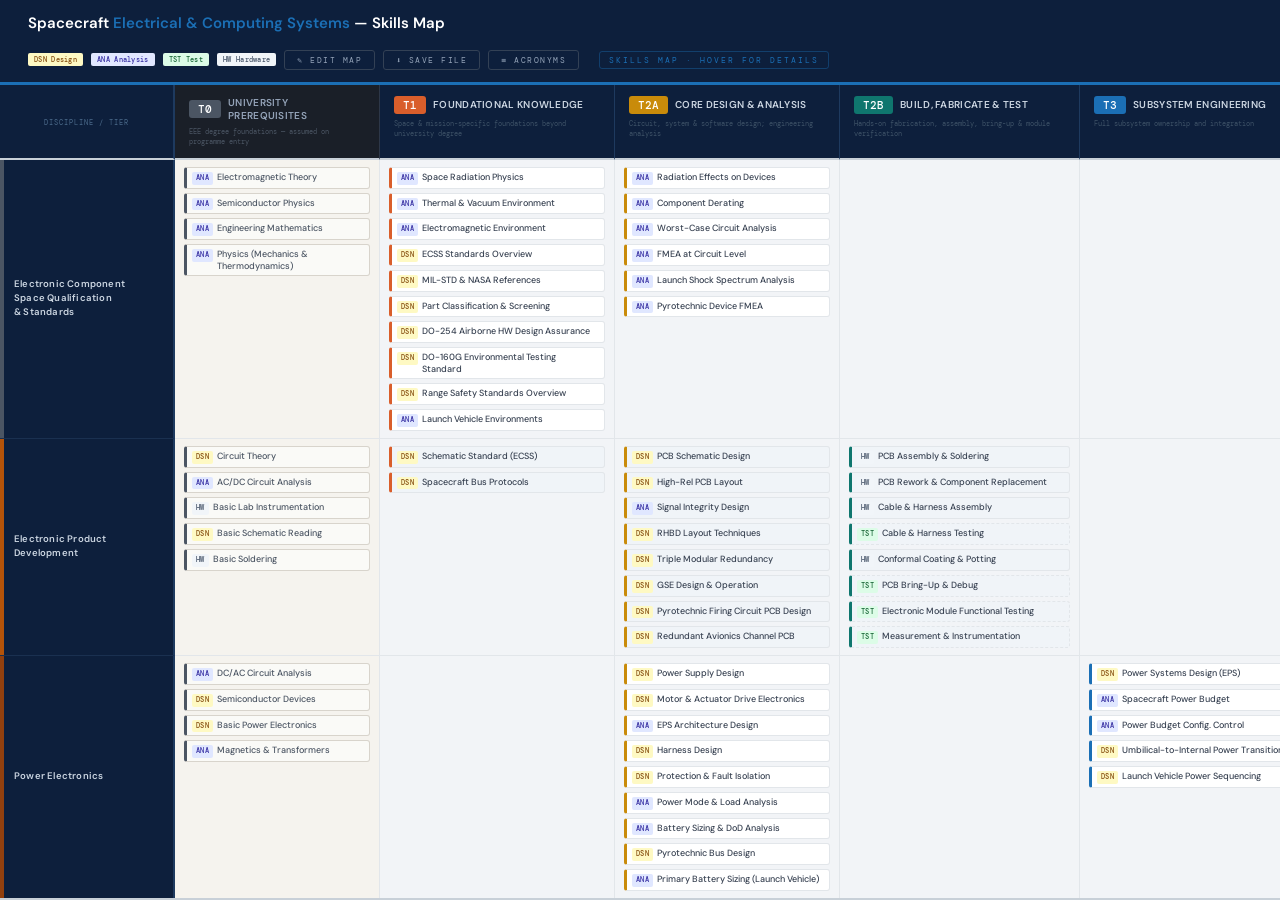
<file: satellite-skills-map.html>
<!DOCTYPE html>
<html lang="en"><head>
<meta charset="UTF-8">
<meta name="viewport" content="width=device-width, initial-scale=1.0">
<title>Spacecraft Electrical & Computing Systems — Skills Map</title>
<link href="https://fonts.googleapis.com/css2?family=DM+Sans:wght@400;500;600&amp;family=DM+Mono:wght@400;500&amp;display=swap" rel="stylesheet">
<style>
:root {
  --bg:#F2F4F7; --white:#FFF; --navy:#0D1F3C; --navy2:#101e33; --slate:#374151;
  --muted:#9CA3AF; --div:#E2E6EA; --div2:#C8D0D8;
  --t1:#D95E2B; --t2:#C98B0A; --t3:#1B6FB5; --t4:#0B9668; --t5:#6537A3;
}
*{box-sizing:border-box;margin:0;padding:0;}
body{font-family:'DM Sans',sans-serif;background:var(--bg);color:var(--slate);height:100vh;display:flex;flex-direction:column;overflow:hidden;}

/* ── PAGE HEADER ── */
.page-header{
  background:var(--navy);padding:14px 28px 12px;border-bottom:3px solid var(--t3);
  display:flex;align-items:center;justify-content:space-between;gap:16px;flex-wrap:wrap;
  flex-shrink:0;
}
.ph-left h1{font-size:15px;font-weight:600;color:#fff;line-height:1.3;}
.ph-left h1 span{color:var(--t3);}
.ph-right{display:flex;gap:8px;align-items:center;flex-wrap:wrap;}
.legend-item{display:flex;align-items:center;gap:4px;}
.legend-badge{font-family:'DM Mono',monospace;font-size:7px;padding:2px 6px;border-radius:2px;letter-spacing:.3px;font-weight:500;}
.view-tag{font-family:'DM Mono',monospace;font-size:8px;letter-spacing:2px;color:var(--t3);border:1px solid rgba(27,111,181,0.4);border-radius:3px;padding:3px 9px;text-transform:uppercase;margin-left:12px;}

/* ── MAP SCROLL ── */
.map-scroll{
  flex:1;overflow:auto;
}

/* ── MAP GRID ── */
.map-grid{
  display:grid;
  grid-template-columns: 175px 205px 235px 225px 240px 285px 215px 205px;
  width:max-content;
  min-width:100%;
}

/* ── HEADER CELLS ── */
.corner{
  position:sticky;left:0;top:0;z-index:30;
  background:var(--navy);
  border-right:2px solid #1e3a5f;border-bottom:2px solid var(--div2);
  display:flex;align-items:center;justify-content:center;padding:12px 10px;
}
.corner-inner{text-align:center;}
.corner-logo{font-family:'DM Mono',monospace;font-size:9px;color:var(--t3);letter-spacing:2px;text-transform:uppercase;line-height:1.5;}
.corner-sub{font-family:'DM Mono',monospace;font-size:7px;color:#4B6A8A;letter-spacing:1px;margin-top:2px;}

.tier-hdr-cell{
  position:sticky;top:0;z-index:20;
  background:var(--navy);
  border-right:1px solid #1e3a5f;border-bottom:2px solid var(--div2);
  padding:11px 14px;
}
.tier-pill-row{display:flex;align-items:center;gap:7px;margin-bottom:5px;}
.tier-num-badge{
  font-family:'DM Mono',monospace;font-size:11px;font-weight:500;color:#fff;
  padding:2px 9px;border-radius:3px;flex-shrink:0;
}
.tier-hdr-name{font-size:10px;font-weight:600;color:#CBD5E1;letter-spacing:.3px;text-transform:uppercase;}
.tier-hdr-note{font-family:'DM Mono',monospace;font-size:7px;color:#3D5166;margin-top:3px;line-height:1.45;}

/* ── LANE LABEL ── */
.lane-label{
  position:sticky;left:0;z-index:10;
  background:var(--navy);
  border-right:2px solid #1e3a5f;border-bottom:1px solid #1a3050;
  display:flex;align-items:center;
  min-height:72px;
}
.lane-accent{width:4px;flex-shrink:0;align-self:stretch;}
.lane-label-text{
  font-size:9.5px;font-weight:600;color:#CBD5E1;line-height:1.45;
  letter-spacing:.2px;padding:8px 10px;
}

/* Odd/even row tinting */
.row-odd  .lane-label { background:var(--navy); }
.row-even .lane-label { background:var(--navy2); }
.row-odd  .lane-cell  { background:var(--white); }
.row-even .lane-cell  { background:#F8FAFC; }

/* ── TIER CELL ── */
.lane-cell{
  border-right:1px solid var(--div);border-bottom:1px solid var(--div);
  padding:7px 9px;
  display:flex;flex-direction:column;gap:4px;
  min-height:72px;
}

/* ── NODE CHIP ── */
.mnode{
  display:flex;align-items:flex-start;gap:4px;
  padding:3px 8px 3px 5px;
  border-radius:3px;
  font-size:9px;font-weight:500;line-height:1.35;
  color:var(--slate);
  background:var(--white);
  border:1px solid var(--div);
  border-left:3px solid;
  cursor:default;
  transition:box-shadow .12s,transform .12s;
}
.mnode:hover{box-shadow:0 2px 8px rgba(0,0,0,.10);transform:translateY(-1px);}
.mnode.is-test{border-style:dashed;border-left-style:solid;}
.mtype{
  font-family:'DM Mono',monospace;font-size:6.5px;letter-spacing:.3px;
  padding:2px 4px;border-radius:2px;flex-shrink:0;margin-top:1px;font-weight:500;
}
.row-even .mnode{background:#F0F4F8;}

/* T0 cells get a subtle warm tint to signal prerequisite territory */
.t0-cell{ background:#F5F3EE !important; }
.row-even .t0-cell{ background:#EFEDE8 !important; }
.t0-cell .mnode{ background:#FAFAF7; color:#4B5563; border-color:#D8D4CC; }
.t0-cell .mnode:hover{ box-shadow:0 2px 6px rgba(0,0,0,.07); }
.row-even .t0-cell .mnode{ background:#F3F1EC; }

/* ── SECTION DIVIDER ── */
.section-divider{
  grid-column:1 / -1;
  background:#E8ECF0;
  border-top:1px solid var(--div2);border-bottom:1px solid var(--div2);
  padding:4px 10px;display:flex;align-items:center;gap:10px;
}
.section-divider-label{
  font-family:'DM Mono',monospace;font-size:7.5px;letter-spacing:2.5px;
  color:#6B7280;text-transform:uppercase;white-space:nowrap;
}
.section-divider-rule{flex:1;height:1px;background:var(--div2);}

/* ── EDITABLE TITLE ── */
.ph-title{outline:none;pointer-events:none;user-select:none;color:#fff;}
.ph-title span{color:var(--t3);}
body.edit-mode .ph-title{pointer-events:auto;cursor:text;user-select:text;}
body.edit-mode .ph-title:hover{background:rgba(255,255,255,.08);border-radius:2px;}
body.edit-mode .ph-title:focus{background:rgba(59,130,246,.2);border-radius:2px;outline:1px dashed #93C5FD;padding:0 4px;}

/* ── LANE ROW DRAG / DELETE / ADD ── */
.lane-row-handle{
  display:none;font-size:13px;color:#4B6A8A;cursor:grab;
  padding:0 5px 0 8px;flex-shrink:0;align-self:center;user-select:none;
}
body.edit-mode .lane-row-handle{display:flex;}
.lane-delete-row{
  display:none;font-size:10px;color:#4B6A8A;cursor:pointer;
  padding:0 7px;flex-shrink:0;align-self:center;line-height:1;transition:color .1s;
}
.lane-delete-row:hover{color:#EF4444;}
body.edit-mode .lane-delete-row{display:flex;}
.lane-label.row-drag-over{outline:2px dashed #3B82F6 !important;outline-offset:-2px;background:#1e3a5f !important;}
.lane-label.row-dragging,.lane-cell.row-dragging{opacity:0.25;}
.add-lane-row{
  display:none;grid-column:1 / -1;padding:7px 14px;
  background:#F8FAFC;border-bottom:1px solid var(--div2);
}
body.edit-mode .add-lane-row{display:flex;}
.add-lane-btn{
  font-family:'DM Mono',monospace;font-size:7.5px;letter-spacing:1px;
  color:#9CA3AF;border:1px dashed #D1D5DB;border-radius:3px;
  padding:4px 16px;cursor:pointer;text-align:center;
  transition:all .12s;background:transparent;
}
.add-lane-btn:hover{color:#3B82F6;border-color:#3B82F6;background:#EFF6FF;}

/* ── EDITABLE LANE LABELS & TIER HEADERS ── */
.lane-label-text{outline:none;pointer-events:none;user-select:none;}
.tier-hdr-name{outline:none;pointer-events:none;user-select:none;}
.tier-hdr-note{outline:none;pointer-events:none;user-select:none;}
body.edit-mode .lane-label-text,
body.edit-mode .tier-hdr-name,
body.edit-mode .tier-hdr-note{pointer-events:auto;cursor:text;user-select:text;}
body.edit-mode .lane-label-text:hover,
body.edit-mode .tier-hdr-name:hover,
body.edit-mode .tier-hdr-note:hover{background:rgba(255,255,255,.1);border-radius:2px;}
body.edit-mode .lane-label-text:focus,
body.edit-mode .tier-hdr-name:focus,
body.edit-mode .tier-hdr-note:focus{
  background:rgba(59,130,246,.18);border-radius:2px;
  outline:1px dashed #93C5FD;padding:0 3px;
}

/* ── EDIT MODE ── */
.edit-toggle{
  font-family:'DM Mono',monospace;font-size:8px;letter-spacing:1.5px;text-transform:uppercase;
  background:transparent;color:#94a3b8;border:1px solid #334155;border-radius:3px;
  padding:4px 12px;cursor:pointer;transition:all .15s;flex-shrink:0;
}
.edit-toggle:hover{background:#1e3a5f;color:#e2e8f0;}
body.edit-mode .edit-toggle{background:#0B9668;color:#fff;border-color:#0B9668;}
.save-btn{
  font-family:'DM Mono',monospace;font-size:8px;letter-spacing:1.5px;text-transform:uppercase;
  background:transparent;color:#94a3b8;border:1px solid #334155;border-radius:3px;
  padding:4px 12px;cursor:pointer;transition:all .15s;flex-shrink:0;
}
.save-btn:hover{background:#1e3a5f;color:#e2e8f0;}
.save-btn.saved{background:#1B6FB5;color:#fff;border-color:#1B6FB5;}

.drag-handle{display:none;font-size:11px;color:#9CA3AF;cursor:grab;flex-shrink:0;line-height:1;margin-right:1px;user-select:none;}
body.edit-mode .drag-handle{display:inline;}

.chip-body{flex:1;display:flex;flex-direction:column;min-width:0;}
.chip-title{outline:none;pointer-events:none;user-select:none;}
.chip-tag{
  display:none;font-family:'DM Mono',monospace;font-size:7px;color:#6B7280;
  outline:none;margin-top:3px;pointer-events:none;user-select:none;
  font-style:italic;line-height:1.4;
}
body.edit-mode .chip-title{pointer-events:auto;cursor:text;user-select:text;}
body.edit-mode .chip-tag{display:block;pointer-events:auto;cursor:text;user-select:text;}
body.edit-mode .chip-title:hover,body.edit-mode .chip-tag:hover{background:rgba(0,0,0,.04);border-radius:2px;}
body.edit-mode .chip-title:focus,body.edit-mode .chip-tag:focus{
  background:rgba(59,130,246,.09);border-radius:2px;
  outline:1px dashed #93C5FD;padding:0 2px;
}

.delete-btn{
  display:none;margin-left:auto;padding-left:6px;
  color:#9CA3AF;cursor:pointer;font-size:11px;font-weight:400;flex-shrink:0;line-height:1;
}
.delete-btn:hover{color:#EF4444;}
body.edit-mode .delete-btn{display:inline;}

.mnode.dragging{opacity:0.25;pointer-events:none;}
body.edit-mode .mnode{cursor:grab;}
body.edit-mode .mnode:active{cursor:grabbing;}

body.edit-mode .lane-cell.drag-over{
  outline:2px dashed #3B82F6 !important;
  background:#EFF6FF !important;
}
body.edit-mode .lane-cell{min-height:72px;} /* keep drop area even when empty */

.add-node-btn{
  display:none;font-family:'DM Mono',monospace;font-size:7.5px;letter-spacing:1px;
  color:#9CA3AF;border:1px dashed #D1D5DB;border-radius:3px;
  padding:3px 8px;cursor:pointer;text-align:center;margin-top:2px;
  transition:all .12s;
}
.add-node-btn:hover{color:#3B82F6;border-color:#3B82F6;background:#EFF6FF;}
body.edit-mode .add-node-btn{display:block;}

/* ── ACRONYM PANEL ── */
.acro-toggle{
  font-family:'DM Mono',monospace;font-size:8px;letter-spacing:1.5px;text-transform:uppercase;
  background:transparent;color:#94a3b8;border:1px solid #334155;border-radius:3px;
  padding:4px 12px;cursor:pointer;transition:all .15s;flex-shrink:0;
}
.acro-toggle:hover{background:#1e3a5f;color:#e2e8f0;}
body.acro-open .acro-toggle{background:#4B5563;color:#fff;border-color:#4B5563;}

.acronym-panel{
  flex-shrink:0;max-height:0;overflow:hidden;
  transition:max-height .3s ease;
  background:#F8FAFC;border-top:2px solid var(--div2);
}
body.acro-open .acronym-panel{max-height:260px;}

.acronym-inner{
  padding:12px 24px 14px;overflow-y:auto;max-height:260px;
}
.acronym-heading{
  font-family:'DM Mono',monospace;font-size:7.5px;letter-spacing:2.5px;
  color:#6B7280;text-transform:uppercase;margin-bottom:10px;
}
.acronym-grid{
  display:grid;
  grid-template-columns:repeat(auto-fill,minmax(260px,1fr));
  gap:3px 32px;
}
.acro-row{
  display:flex;gap:8px;align-items:baseline;
  font-size:9px;line-height:1.6;border-bottom:1px solid #EEF0F3;
  padding:1px 0;
}
.acro-key{
  font-family:'DM Mono',monospace;font-weight:500;color:var(--navy);
  flex-shrink:0;min-width:72px;
}
.acro-def{color:#4B5563;}

/* ── TOOLTIP ── */
.tooltip{
  position:fixed;z-index:999;background:var(--navy);color:#e2e8f0;
  border-radius:5px;padding:8px 12px;max-width:240px;
  font-size:10.5px;line-height:1.55;pointer-events:none;
  opacity:0;transform:translateY(4px);transition:opacity .12s,transform .12s;
  box-shadow:0 6px 20px rgba(0,0,0,.25);
}
.tooltip.show{opacity:1;transform:translateY(0);}
.tt-title{font-weight:600;color:#fff;margin-bottom:2px;font-size:11px;}
.tt-tag{font-family:'DM Mono',monospace;font-size:8.5px;color:#94a3b8;}
</style>
</head>
<body class="">

<header class="page-header">
  <div class="ph-left">
    <h1 class="ph-title" contenteditable="false" spellcheck="false">Spacecraft <span>Electrical &amp; Computing Systems</span> — Skills Map</h1>
  </div>
  <div class="ph-right">
    <div class="legend-item"><span class="legend-badge" style="background:#FEF9C3;color:#854D0E">DSN Design</span></div>
    <div class="legend-item"><span class="legend-badge" style="background:#E0E7FF;color:#3730A3">ANA Analysis</span></div>
    <div class="legend-item"><span class="legend-badge" style="background:#DCFCE7;color:#166534">TST Test</span></div>
    <div class="legend-item"><span class="legend-badge" style="background:#F1F5F9;color:#475569">HW Hardware</span></div>
    <button class="edit-toggle" id="edit-toggle">✎ Edit map</button>
    <button class="save-btn" id="save-btn">⬇ Save file</button>
    <button class="acro-toggle" id="acro-toggle">≡ Acronyms</button>
    <div class="view-tag">SKILLS MAP · HOVER FOR DETAILS</div>
  </div>
</header>

<div class="map-scroll">
  <div class="map-grid" id="map"><div class="corner"><div class="corner-inner"><div class="corner-sub">DISCIPLINE / TIER</div></div></div><div class="tier-hdr-cell" style="background: rgb(26, 31, 40); border-right-color: rgb(45, 55, 72);">
      <div class="tier-pill-row">
        <span class="tier-num-badge" style="background:#4B5563">T0</span>
        <span class="tier-hdr-name" contenteditable="false" spellcheck="false" style="color:#94a3b8;">University Prerequisites</span>
      </div>
      <div class="tier-hdr-note" contenteditable="false" spellcheck="false" style="color:#4B5563;">EEE degree foundations — assumed on programme entry</div></div><div class="tier-hdr-cell">
      <div class="tier-pill-row">
        <span class="tier-num-badge" style="background:#D95E2B">T1</span>
        <span class="tier-hdr-name" contenteditable="false" spellcheck="false" style="">Foundational Knowledge</span>
      </div>
      <div class="tier-hdr-note" contenteditable="false" spellcheck="false" style="">Space &amp; mission-specific foundations beyond university degree</div></div><div class="tier-hdr-cell">
      <div class="tier-pill-row">
        <span class="tier-num-badge" style="background:#C98B0A">T2A</span>
        <span class="tier-hdr-name" contenteditable="false" spellcheck="false" style="">Core Design &amp; Analysis</span>
      </div>
      <div class="tier-hdr-note" contenteditable="false" spellcheck="false" style="">Circuit, system &amp; software design; engineering analysis</div></div><div class="tier-hdr-cell">
      <div class="tier-pill-row">
        <span class="tier-num-badge" style="background:#0F766E">T2B</span>
        <span class="tier-hdr-name" contenteditable="false" spellcheck="false" style="">Build, Fabricate &amp; Test</span>
      </div>
      <div class="tier-hdr-note" contenteditable="false" spellcheck="false" style="">Hands-on fabrication, assembly, bring-up &amp; module verification</div></div><div class="tier-hdr-cell">
      <div class="tier-pill-row">
        <span class="tier-num-badge" style="background:#1B6FB5">T3</span>
        <span class="tier-hdr-name" contenteditable="false" spellcheck="false" style="">Subsystem Engineering</span>
      </div>
      <div class="tier-hdr-note" contenteditable="false" spellcheck="false" style="">Full subsystem ownership and integration</div></div><div class="tier-hdr-cell">
      <div class="tier-pill-row">
        <span class="tier-num-badge" style="background:#0B9668">T4</span>
        <span class="tier-hdr-name" contenteditable="false" spellcheck="false" style="">Integration &amp; Test</span>
      </div>
      <div class="tier-hdr-note" contenteditable="false" spellcheck="false" style="">System-level AIT, qualification &amp; V&amp;V campaigns</div></div><div class="tier-hdr-cell">
      <div class="tier-pill-row">
        <span class="tier-num-badge" style="background:#6537A3">T5</span>
        <span class="tier-hdr-name" contenteditable="false" spellcheck="false" style="">Advanced / Facility Ops</span>
      </div>
      <div class="tier-hdr-note" contenteditable="false" spellcheck="false" style="">Programme authority, facility ops &amp; sustainment</div></div><div class="lane-label row-odd" data-row-id="qual" data-accent="#4B5563" draggable="true">
    <span class="lane-row-handle">⠿</span>
    <span class="lane-accent" style="background:#4B5563"></span>
    <span class="lane-label-text" contenteditable="false" spellcheck="false">Electronic Component<br>Space Qualification<br>&amp; Standards</span>
    <span class="lane-delete-row" title="Remove lane">✕</span></div><div class="lane-cell row-odd t0-cell" data-lane="qual" data-tier="0"><div class="mnode" draggable="true" style="border-left-color: rgb(75, 85, 99);">
    <span class="drag-handle">⠿</span>
    <span class="mtype" style="background:#E0E7FF;color:#3730A3">ANA</span>
    <span class="chip-body">
      <span class="chip-title" contenteditable="false" spellcheck="false">Electromagnetic Theory</span>
      <span class="chip-tag" contenteditable="false" spellcheck="false">Maxwell's equations, wave propagation, plane waves</span>
    </span>
    <span class="delete-btn">✕</span></div><div class="mnode" draggable="true" style="border-left-color: rgb(75, 85, 99);">
    <span class="drag-handle">⠿</span>
    <span class="mtype" style="background:#E0E7FF;color:#3730A3">ANA</span>
    <span class="chip-body">
      <span class="chip-title" contenteditable="false" spellcheck="false">Semiconductor Physics</span>
      <span class="chip-tag" contenteditable="false" spellcheck="false">p-n junction, carrier transport, diode equation</span>
    </span>
    <span class="delete-btn">✕</span></div><div class="mnode" draggable="true" style="border-left-color: rgb(75, 85, 99);">
    <span class="drag-handle">⠿</span>
    <span class="mtype" style="background:#E0E7FF;color:#3730A3">ANA</span>
    <span class="chip-body">
      <span class="chip-title" contenteditable="false" spellcheck="false">Engineering Mathematics</span>
      <span class="chip-tag" contenteditable="false" spellcheck="false">Differential equations, linear algebra, probability &amp; statistics</span>
    </span>
    <span class="delete-btn">✕</span></div><div class="mnode" draggable="true" style="border-left-color: rgb(75, 85, 99);">
    <span class="drag-handle">⠿</span>
    <span class="mtype" style="background:#E0E7FF;color:#3730A3">ANA</span>
    <span class="chip-body">
      <span class="chip-title" contenteditable="false" spellcheck="false">Physics (Mechanics &amp; Thermodynamics)</span>
      <span class="chip-tag" contenteditable="false" spellcheck="false">Classical mechanics, heat transfer, thermodynamics fundamentals</span>
    </span>
    <span class="delete-btn">✕</span></div><div class="add-node-btn">+ add skill</div></div><div class="lane-cell row-odd" data-lane="qual" data-tier="1"><div class="mnode" draggable="true" style="border-left-color: rgb(217, 94, 43);">
    <span class="drag-handle">⠿</span>
    <span class="mtype" style="background:#E0E7FF;color:#3730A3">ANA</span>
    <span class="chip-body">
      <span class="chip-title" contenteditable="false" spellcheck="false">Space Radiation Physics</span>
      <span class="chip-tag" contenteditable="false" spellcheck="false">TID, SEE, NIEL, Van Allen belts</span>
    </span>
    <span class="delete-btn">✕</span></div><div class="mnode" draggable="true" style="border-left-color: rgb(217, 94, 43);">
    <span class="drag-handle">⠿</span>
    <span class="mtype" style="background:#E0E7FF;color:#3730A3">ANA</span>
    <span class="chip-body">
      <span class="chip-title" contenteditable="false" spellcheck="false">Thermal &amp; Vacuum Environment</span>
      <span class="chip-tag" contenteditable="false" spellcheck="false">Eclipse cycles, radiator sizing, outgassing</span>
    </span>
    <span class="delete-btn">✕</span></div><div class="mnode" draggable="true" style="border-left-color: rgb(217, 94, 43);">
    <span class="drag-handle">⠿</span>
    <span class="mtype" style="background:#E0E7FF;color:#3730A3">ANA</span>
    <span class="chip-body">
      <span class="chip-title" contenteditable="false" spellcheck="false">Electromagnetic Environment</span>
      <span class="chip-tag" contenteditable="false" spellcheck="false">EMI sources, grounding philosophy, space EME threats</span>
    </span>
    <span class="delete-btn">✕</span></div><div class="mnode" draggable="true" style="border-left-color: rgb(217, 94, 43);">
    <span class="drag-handle">⠿</span>
    <span class="mtype" style="background:#FEF9C3;color:#854D0E">DSN</span>
    <span class="chip-body">
      <span class="chip-title" contenteditable="false" spellcheck="false">ECSS Standards Overview</span>
      <span class="chip-tag" contenteditable="false" spellcheck="false">ECSS-E, ECSS-Q, ECSS-M families</span>
    </span>
    <span class="delete-btn">✕</span></div><div class="mnode" draggable="true" style="border-left-color: rgb(217, 94, 43);">
    <span class="drag-handle">⠿</span>
    <span class="mtype" style="background:#FEF9C3;color:#854D0E">DSN</span>
    <span class="chip-body">
      <span class="chip-title" contenteditable="false" spellcheck="false">MIL-STD &amp; NASA References</span>
      <span class="chip-tag" contenteditable="false" spellcheck="false">MIL-STD-461/1553, NASA-HDBK-8739</span>
    </span>
    <span class="delete-btn">✕</span></div><div class="mnode" draggable="true" style="border-left-color: rgb(217, 94, 43);">
    <span class="drag-handle">⠿</span>
    <span class="mtype" style="background:#FEF9C3;color:#854D0E">DSN</span>
    <span class="chip-body">
      <span class="chip-title" contenteditable="false" spellcheck="false">Part Classification &amp; Screening</span>
      <span class="chip-tag" contenteditable="false" spellcheck="false">EEE-INST-002, MIL-PRF-38535, upscreening</span>
    </span>
    <span class="delete-btn">✕</span></div><div class="mnode" draggable="true" style="border-left-color: rgb(217, 94, 43);">
    <span class="drag-handle">⠿</span>
    <span class="mtype" style="background:#FEF9C3;color:#854D0E">DSN</span>
    <span class="chip-body">
      <span class="chip-title" contenteditable="false" spellcheck="false">DO-254 Airborne HW Design Assurance</span>
      <span class="chip-tag" contenteditable="false" spellcheck="false">DAL A–E hw design assurance levels, hardware design lifecycle, plan set</span>
    </span>
    <span class="delete-btn">✕</span></div><div class="mnode" draggable="true" style="border-left-color: rgb(217, 94, 43);">
    <span class="drag-handle">⠿</span>
    <span class="mtype" style="background:#FEF9C3;color:#854D0E">DSN</span>
    <span class="chip-body">
      <span class="chip-title" contenteditable="false" spellcheck="false">DO-160G Environmental Testing Standard</span>
      <span class="chip-tag" contenteditable="false" spellcheck="false">Temperature, vibration, shock, humidity, EMI sections for airborne equipment</span>
    </span>
    <span class="delete-btn">✕</span></div><div class="mnode" draggable="true" style="border-left-color: rgb(217, 94, 43);">
    <span class="drag-handle">⠿</span>
    <span class="mtype" style="background:#FEF9C3;color:#854D0E">DSN</span>
    <span class="chip-body">
      <span class="chip-title" contenteditable="false" spellcheck="false">Range Safety Standards Overview</span>
      <span class="chip-tag" contenteditable="false" spellcheck="false">EWR 127-1, AFSPCMAN 91-710, MIL-STD-1576 pyrotechnic devices, range safety approval</span>
    </span>
    <span class="delete-btn">✕</span></div><div class="mnode" draggable="true" style="border-left-color: rgb(217, 94, 43);">
    <span class="drag-handle">⠿</span>
    <span class="mtype" style="background:#E0E7FF;color:#3730A3">ANA</span>
    <span class="chip-body">
      <span class="chip-title" contenteditable="false" spellcheck="false">Launch Vehicle Environments</span>
      <span class="chip-tag" contenteditable="false" spellcheck="false">Acoustic, random vibration, shock, thermal — GEVS, launch vehicle user guides</span>
    </span>
    <span class="delete-btn">✕</span></div><div class="add-node-btn">+ add skill</div></div><div class="lane-cell row-odd" data-lane="qual" data-tier="2"><div class="mnode" draggable="true" style="border-left-color: rgb(201, 139, 10);">
    <span class="drag-handle">⠿</span>
    <span class="mtype" style="background:#E0E7FF;color:#3730A3">ANA</span>
    <span class="chip-body">
      <span class="chip-title" contenteditable="false" spellcheck="false">Radiation Effects on Devices</span>
      <span class="chip-tag" contenteditable="false" spellcheck="false">Gate oxide trapping, latch-up, SEU in SRAM/flip-flops</span>
    </span>
    <span class="delete-btn">✕</span></div><div class="mnode" draggable="true" style="border-left-color: rgb(201, 139, 10);">
    <span class="drag-handle">⠿</span>
    <span class="mtype" style="background:#E0E7FF;color:#3730A3">ANA</span>
    <span class="chip-body">
      <span class="chip-title" contenteditable="false" spellcheck="false">Component Derating</span>
      <span class="chip-tag" contenteditable="false" spellcheck="false">ECSS-Q-ST-30-11, voltage/temperature margins</span>
    </span>
    <span class="delete-btn">✕</span></div><div class="mnode" draggable="true" style="border-left-color: rgb(201, 139, 10);">
    <span class="drag-handle">⠿</span>
    <span class="mtype" style="background:#E0E7FF;color:#3730A3">ANA</span>
    <span class="chip-body">
      <span class="chip-title" contenteditable="false" spellcheck="false">Worst-Case Circuit Analysis</span>
      <span class="chip-tag" contenteditable="false" spellcheck="false">WCCA, tolerance stack-up, Monte Carlo analysis</span>
    </span>
    <span class="delete-btn">✕</span></div><div class="mnode" draggable="true" style="border-left-color: rgb(201, 139, 10);">
    <span class="drag-handle">⠿</span>
    <span class="mtype" style="background:#E0E7FF;color:#3730A3">ANA</span>
    <span class="chip-body">
      <span class="chip-title" contenteditable="false" spellcheck="false">FMEA at Circuit Level</span>
      <span class="chip-tag" contenteditable="false" spellcheck="false">FMEA worksheet, criticality ranking, SPF identification</span>
    </span>
    <span class="delete-btn">✕</span></div><div class="mnode" draggable="true" style="border-left-color: rgb(201, 139, 10);">
    <span class="drag-handle">⠿</span>
    <span class="mtype" style="background:#E0E7FF;color:#3730A3">ANA</span>
    <span class="chip-body">
      <span class="chip-title" contenteditable="false" spellcheck="false">Launch Shock Spectrum Analysis</span>
      <span class="chip-tag" contenteditable="false" spellcheck="false">SRS (Shock Response Spectrum), pyrotechnic shock attenuation, GEVS shock levels</span>
    </span>
    <span class="delete-btn">✕</span></div><div class="mnode" draggable="true" style="border-left-color: rgb(201, 139, 10);">
    <span class="drag-handle">⠿</span>
    <span class="mtype" style="background:#E0E7FF;color:#3730A3">ANA</span>
    <span class="chip-body">
      <span class="chip-title" contenteditable="false" spellcheck="false">Pyrotechnic Device FMEA</span>
      <span class="chip-tag" contenteditable="false" spellcheck="false">Initiator failure modes, EED sensitivity, no-fire/all-fire margins, sneak circuit</span>
    </span>
    <span class="delete-btn">✕</span></div><div class="add-node-btn">+ add skill</div></div><div class="lane-cell row-odd" data-lane="qual" data-tier="2b"><div class="add-node-btn">+ add skill</div></div><div class="lane-cell row-odd" data-lane="qual" data-tier="3"><div class="add-node-btn">+ add skill</div></div><div class="lane-cell row-odd" data-lane="qual" data-tier="4"><div class="add-node-btn">+ add skill</div></div><div class="lane-cell row-odd" data-lane="qual" data-tier="5"><div class="mnode is-test" draggable="true" style="border-left-color: rgb(101, 55, 163);">
    <span class="drag-handle">⠿</span>
    <span class="mtype" style="background:#DCFCE7;color:#166534">TST</span>
    <span class="chip-body">
      <span class="chip-title" contenteditable="false" spellcheck="false">Advanced Radiation Testing</span>
      <span class="chip-tag" contenteditable="false" spellcheck="false">Proton SEE, heavy ion, Co-60 TID test campaigns</span>
    </span>
    <span class="delete-btn">✕</span></div><div class="add-node-btn">+ add skill</div></div><div class="lane-label row-even" data-row-id="pcb" data-accent="#B45309" draggable="true">
    <span class="lane-row-handle">⠿</span>
    <span class="lane-accent" style="background:#B45309"></span>
    <span class="lane-label-text" contenteditable="false" spellcheck="false">Electronic Product Development</span>
    <span class="lane-delete-row" title="Remove lane">✕</span></div><div class="lane-cell row-even t0-cell" data-lane="pcb" data-tier="0"><div class="mnode" draggable="true" style="border-left-color: rgb(75, 85, 99);">
    <span class="drag-handle">⠿</span>
    <span class="mtype" style="background:#FEF9C3;color:#854D0E">DSN</span>
    <span class="chip-body">
      <span class="chip-title" contenteditable="false" spellcheck="false">Circuit Theory</span>
      <span class="chip-tag" contenteditable="false" spellcheck="false">KVL/KCL, Thevenin/Norton, mesh &amp; nodal analysis</span>
    </span>
    <span class="delete-btn">✕</span></div><div class="mnode" draggable="true" style="border-left-color: rgb(75, 85, 99);">
    <span class="drag-handle">⠿</span>
    <span class="mtype" style="background:#E0E7FF;color:#3730A3">ANA</span>
    <span class="chip-body">
      <span class="chip-title" contenteditable="false" spellcheck="false">AC/DC Circuit Analysis</span>
      <span class="chip-tag" contenteditable="false" spellcheck="false">Phasors, impedance, frequency response, Bode plots</span>
    </span>
    <span class="delete-btn">✕</span></div><div class="mnode" draggable="true" style="border-left-color: rgb(75, 85, 99);">
    <span class="drag-handle">⠿</span>
    <span class="mtype" style="background:#F1F5F9;color:#475569">HW</span>
    <span class="chip-body">
      <span class="chip-title" contenteditable="false" spellcheck="false">Basic Lab Instrumentation</span>
      <span class="chip-tag" contenteditable="false" spellcheck="false">DMM, oscilloscope, function generator, power supply</span>
    </span>
    <span class="delete-btn">✕</span></div><div class="mnode" draggable="true" style="border-left-color: rgb(75, 85, 99);">
    <span class="drag-handle">⠿</span>
    <span class="mtype" style="background:#FEF9C3;color:#854D0E">DSN</span>
    <span class="chip-body">
      <span class="chip-title" contenteditable="false" spellcheck="false">Basic Schematic Reading</span>
      <span class="chip-tag" contenteditable="false" spellcheck="false">Standard symbols, reference designators, netlist</span>
    </span>
    <span class="delete-btn">✕</span></div><div class="mnode" draggable="true" style="border-left-color: rgb(75, 85, 99);">
    <span class="drag-handle">⠿</span>
    <span class="mtype" style="background:#F1F5F9;color:#475569">HW</span>
    <span class="chip-body">
      <span class="chip-title" contenteditable="false" spellcheck="false">Basic Soldering</span>
      <span class="chip-tag" contenteditable="false" spellcheck="false">Through-hole soldering, iron technique, solder types</span>
    </span>
    <span class="delete-btn">✕</span></div><div class="add-node-btn">+ add skill</div></div><div class="lane-cell row-even" data-lane="pcb" data-tier="1"><div class="mnode" draggable="true" style="border-left-color: rgb(217, 94, 43);">
    <span class="drag-handle">⠿</span>
    <span class="mtype" style="background:#FEF9C3;color:#854D0E">DSN</span>
    <span class="chip-body">
      <span class="chip-title" contenteditable="false" spellcheck="false">Schematic Standard (ECSS)</span>
      <span class="chip-tag" contenteditable="false" spellcheck="false">ECSS net naming, EMC shields, hi-rel symbols</span>
    </span>
    <span class="delete-btn">✕</span></div><div class="mnode" draggable="true" style="border-left-color: rgb(217, 94, 43);">
    <span class="drag-handle">⠿</span>
    <span class="mtype" style="background:#FEF9C3;color:#854D0E">DSN</span>
    <span class="chip-body">
      <span class="chip-title" contenteditable="false" spellcheck="false">Spacecraft Bus Protocols</span>
      <span class="chip-tag" contenteditable="false" spellcheck="false">RS-422, SpaceWire, MIL-STD-1553, CAN FD</span>
    </span>
    <span class="delete-btn">✕</span></div><div class="add-node-btn">+ add skill</div></div><div class="lane-cell row-even" data-lane="pcb" data-tier="2"><div class="mnode" draggable="true" style="border-left-color: rgb(201, 139, 10);">
    <span class="drag-handle">⠿</span>
    <span class="mtype" style="background:#FEF9C3;color:#854D0E">DSN</span>
    <span class="chip-body">
      <span class="chip-title" contenteditable="false" spellcheck="false">PCB Schematic Design</span>
      <span class="chip-tag" contenteditable="false" spellcheck="false">Hierarchical sheets, ERC, ECO management</span>
    </span>
    <span class="delete-btn">✕</span></div><div class="mnode" draggable="true" style="border-left-color: rgb(201, 139, 10);">
    <span class="drag-handle">⠿</span>
    <span class="mtype" style="background:#FEF9C3;color:#854D0E">DSN</span>
    <span class="chip-body">
      <span class="chip-title" contenteditable="false" spellcheck="false">High-Rel PCB Layout</span>
      <span class="chip-tag" contenteditable="false" spellcheck="false">IPC Class 3, impedance ctrl, via-in-pad, thermal relief</span>
    </span>
    <span class="delete-btn">✕</span></div><div class="mnode" draggable="true" style="border-left-color: rgb(201, 139, 10);">
    <span class="drag-handle">⠿</span>
    <span class="mtype" style="background:#E0E7FF;color:#3730A3">ANA</span>
    <span class="chip-body">
      <span class="chip-title" contenteditable="false" spellcheck="false">Signal Integrity Design</span>
      <span class="chip-tag" contenteditable="false" spellcheck="false">Transmission lines, crosstalk, eye diagram analysis</span>
    </span>
    <span class="delete-btn">✕</span></div><div class="mnode" draggable="true" style="border-left-color: rgb(201, 139, 10);">
    <span class="drag-handle">⠿</span>
    <span class="mtype" style="background:#FEF9C3;color:#854D0E">DSN</span>
    <span class="chip-body">
      <span class="chip-title" contenteditable="false" spellcheck="false">RHBD Layout Techniques</span>
      <span class="chip-tag" contenteditable="false" spellcheck="false">Guard rings, enclosed FETs, ELT layout for TID hardening</span>
    </span>
    <span class="delete-btn">✕</span></div><div class="mnode" draggable="true" style="border-left-color: rgb(201, 139, 10);">
    <span class="drag-handle">⠿</span>
    <span class="mtype" style="background:#FEF9C3;color:#854D0E">DSN</span>
    <span class="chip-body">
      <span class="chip-title" contenteditable="false" spellcheck="false">Triple Modular Redundancy</span>
      <span class="chip-tag" contenteditable="false" spellcheck="false">TMR voters, EDAC implementation, FPGA scrubbing</span>
    </span>
    <span class="delete-btn">✕</span></div><div class="mnode" draggable="true" style="border-left-color: rgb(201, 139, 10);">
    <span class="drag-handle">⠿</span>
    <span class="mtype" style="background:#FEF9C3;color:#854D0E">DSN</span>
    <span class="chip-body">
      <span class="chip-title" contenteditable="false" spellcheck="false">GSE Design &amp; Operation</span>
      <span class="chip-tag" contenteditable="false" spellcheck="false">Test harness wiring, breakout boards, adapter design</span>
    </span>
    <span class="delete-btn">✕</span></div><div class="mnode" draggable="true" style="border-left-color: rgb(201, 139, 10);">
    <span class="drag-handle">⠿</span>
    <span class="mtype" style="background:#FEF9C3;color:#854D0E">DSN</span>
    <span class="chip-body">
      <span class="chip-title" contenteditable="false" spellcheck="false">Pyrotechnic Firing Circuit PCB Design</span>
      <span class="chip-tag" contenteditable="false" spellcheck="false">Arm/fire dual-channel topology, EED current drive, EMI immunity, MIL-STD-1576 margins</span>
    </span>
    <span class="delete-btn">✕</span></div><div class="mnode" draggable="true" style="border-left-color: rgb(201, 139, 10);">
    <span class="drag-handle">⠿</span>
    <span class="mtype" style="background:#FEF9C3;color:#854D0E">DSN</span>
    <span class="chip-body">
      <span class="chip-title" contenteditable="false" spellcheck="false">Redundant Avionics Channel PCB</span>
      <span class="chip-tag" contenteditable="false" spellcheck="false">Dual-string voter PCB, cross-strapping relays, cold-standby switch-over logic</span>
    </span>
    <span class="delete-btn">✕</span></div><div class="add-node-btn">+ add skill</div></div><div class="lane-cell row-even" data-lane="pcb" data-tier="2b"><div class="mnode" draggable="true" style="border-left-color: rgb(15, 118, 110);">
    <span class="drag-handle">⠿</span>
    <span class="mtype" style="background:#F1F5F9;color:#475569">HW</span>
    <span class="chip-body">
      <span class="chip-title" contenteditable="false" spellcheck="false">PCB Assembly &amp; Soldering</span>
      <span class="chip-tag" contenteditable="false" spellcheck="false">SMT reflow, hand solder, IPC Class 3 workmanship</span>
    </span>
    <span class="delete-btn">✕</span></div><div class="mnode" draggable="true" style="border-left-color: rgb(15, 118, 110);">
    <span class="drag-handle">⠿</span>
    <span class="mtype" style="background:#F1F5F9;color:#475569">HW</span>
    <span class="chip-body">
      <span class="chip-title" contenteditable="false" spellcheck="false">PCB Rework &amp; Component Replacement</span>
      <span class="chip-tag" contenteditable="false" spellcheck="false">BGA reball, hot-air station, pad lifting repair</span>
    </span>
    <span class="delete-btn">✕</span></div><div class="mnode" draggable="true" style="border-left-color: rgb(15, 118, 110);">
    <span class="drag-handle">⠿</span>
    <span class="mtype" style="background:#F1F5F9;color:#475569">HW</span>
    <span class="chip-body">
      <span class="chip-title" contenteditable="false" spellcheck="false">Cable &amp; Harness Assembly</span>
      <span class="chip-tag" contenteditable="false" spellcheck="false">Crimping to MIL-C-22520, MIL-C-38999 connector, coax term.</span>
    </span>
    <span class="delete-btn">✕</span></div><div class="mnode is-test" draggable="true" style="border-left-color: rgb(15, 118, 110);">
    <span class="drag-handle">⠿</span>
    <span class="mtype" style="background:#DCFCE7;color:#166534">TST</span>
    <span class="chip-body">
      <span class="chip-title" contenteditable="false" spellcheck="false">Cable &amp; Harness Testing</span>
      <span class="chip-tag" contenteditable="false" spellcheck="false">Continuity, insulation resistance, hi-pot, shield integrity</span>
    </span>
    <span class="delete-btn">✕</span></div><div class="mnode" draggable="true" style="border-left-color: rgb(15, 118, 110);">
    <span class="drag-handle">⠿</span>
    <span class="mtype" style="background:#F1F5F9;color:#475569">HW</span>
    <span class="chip-body">
      <span class="chip-title" contenteditable="false" spellcheck="false">Conformal Coating &amp; Potting</span>
      <span class="chip-tag" contenteditable="false" spellcheck="false">Acrylic/silicone coating, masking, UV cure inspection</span>
    </span>
    <span class="delete-btn">✕</span></div><div class="mnode is-test" draggable="true" style="border-left-color: rgb(15, 118, 110);">
    <span class="drag-handle">⠿</span>
    <span class="mtype" style="background:#DCFCE7;color:#166534">TST</span>
    <span class="chip-body">
      <span class="chip-title" contenteditable="false" spellcheck="false">PCB Bring-Up &amp; Debug</span>
      <span class="chip-tag" contenteditable="false" spellcheck="false">Power sequencing, oscilloscope probing, JTAG debug</span>
    </span>
    <span class="delete-btn">✕</span></div><div class="mnode is-test" draggable="true" style="border-left-color: rgb(15, 118, 110);">
    <span class="drag-handle">⠿</span>
    <span class="mtype" style="background:#DCFCE7;color:#166534">TST</span>
    <span class="chip-body">
      <span class="chip-title" contenteditable="false" spellcheck="false">Electronic Module Functional Testing</span>
      <span class="chip-tag" contenteditable="false" spellcheck="false">Test scripts, loopback, stimulus-response verification</span>
    </span>
    <span class="delete-btn">✕</span></div><div class="mnode is-test" draggable="true" style="border-left-color: rgb(15, 118, 110);">
    <span class="drag-handle">⠿</span>
    <span class="mtype" style="background:#DCFCE7;color:#166534">TST</span>
    <span class="chip-body">
      <span class="chip-title" contenteditable="false" spellcheck="false">Measurement &amp; Instrumentation</span>
      <span class="chip-tag" contenteditable="false" spellcheck="false">DMM, oscilloscope, spectrum analyser, LCR meter</span>
    </span>
    <span class="delete-btn">✕</span></div><div class="add-node-btn">+ add skill</div></div><div class="lane-cell row-even" data-lane="pcb" data-tier="3"><div class="add-node-btn">+ add skill</div></div><div class="lane-cell row-even" data-lane="pcb" data-tier="4"><div class="mnode is-test" draggable="true" style="border-left-color: rgb(11, 150, 104);">
    <span class="drag-handle">⠿</span>
    <span class="mtype" style="background:#DCFCE7;color:#166534">TST</span>
    <span class="chip-body">
      <span class="chip-title" contenteditable="false" spellcheck="false">PCA Fabrication QA &amp; Inspection</span>
      <span class="chip-tag" contenteditable="false" spellcheck="false">AOI, X-ray for BGAs, IPC-A-610 Class 3, ionic cleanliness</span>
    </span>
    <span class="delete-btn">✕</span></div><div class="add-node-btn">+ add skill</div></div><div class="lane-cell row-even" data-lane="pcb" data-tier="5"><div class="mnode" draggable="true" style="border-left-color: rgb(101, 55, 163);">
    <span class="drag-handle">⠿</span>
    <span class="mtype" style="background:#F1F5F9;color:#475569">HW</span>
    <span class="chip-body">
      <span class="chip-title" contenteditable="false" spellcheck="false">Manufacturing Process Engineering</span>
      <span class="chip-tag" contenteditable="false" spellcheck="false">Yield analysis, DFM/DFT reviews, Cpk studies, production line</span>
    </span>
    <span class="delete-btn">✕</span></div><div class="add-node-btn">+ add skill</div></div><div class="lane-label row-odd" data-row-id="power" data-accent="#92400E" draggable="true">
    <span class="lane-row-handle">⠿</span>
    <span class="lane-accent" style="background:#92400E"></span>
    <span class="lane-label-text" contenteditable="false" spellcheck="false">Power Electronics</span>
    <span class="lane-delete-row" title="Remove lane">✕</span></div><div class="lane-cell row-odd t0-cell" data-lane="power" data-tier="0"><div class="mnode" draggable="true" style="border-left-color: rgb(75, 85, 99);">
    <span class="drag-handle">⠿</span>
    <span class="mtype" style="background:#E0E7FF;color:#3730A3">ANA</span>
    <span class="chip-body">
      <span class="chip-title" contenteditable="false" spellcheck="false">DC/AC Circuit Analysis</span>
      <span class="chip-tag" contenteditable="false" spellcheck="false">KVL/KCL, phasors, power factor, reactive power</span>
    </span>
    <span class="delete-btn">✕</span></div><div class="mnode" draggable="true" style="border-left-color: rgb(75, 85, 99);">
    <span class="drag-handle">⠿</span>
    <span class="mtype" style="background:#FEF9C3;color:#854D0E">DSN</span>
    <span class="chip-body">
      <span class="chip-title" contenteditable="false" spellcheck="false">Semiconductor Devices</span>
      <span class="chip-tag" contenteditable="false" spellcheck="false">Diodes, BJTs, MOSFETs — I-V characteristics, biasing</span>
    </span>
    <span class="delete-btn">✕</span></div><div class="mnode" draggable="true" style="border-left-color: rgb(75, 85, 99);">
    <span class="drag-handle">⠿</span>
    <span class="mtype" style="background:#FEF9C3;color:#854D0E">DSN</span>
    <span class="chip-body">
      <span class="chip-title" contenteditable="false" spellcheck="false">Basic Power Electronics</span>
      <span class="chip-tag" contenteditable="false" spellcheck="false">Rectifiers, linear regulators, basic switching topologies</span>
    </span>
    <span class="delete-btn">✕</span></div><div class="mnode" draggable="true" style="border-left-color: rgb(75, 85, 99);">
    <span class="drag-handle">⠿</span>
    <span class="mtype" style="background:#E0E7FF;color:#3730A3">ANA</span>
    <span class="chip-body">
      <span class="chip-title" contenteditable="false" spellcheck="false">Magnetics &amp; Transformers</span>
      <span class="chip-tag" contenteditable="false" spellcheck="false">Faraday's law, inductance, coupled inductors, transformer models</span>
    </span>
    <span class="delete-btn">✕</span></div><div class="add-node-btn">+ add skill</div></div><div class="lane-cell row-odd" data-lane="power" data-tier="1"><div class="add-node-btn">+ add skill</div></div><div class="lane-cell row-odd" data-lane="power" data-tier="2"><div class="mnode" draggable="true" style="border-left-color: rgb(201, 139, 10);">
    <span class="drag-handle">⠿</span>
    <span class="mtype" style="background:#FEF9C3;color:#854D0E">DSN</span>
    <span class="chip-body">
      <span class="chip-title" contenteditable="false" spellcheck="false">Power Supply Design</span>
      <span class="chip-tag" contenteditable="false" spellcheck="false">Buck, boost, LDO, feedback loop compensation, EMI filtering</span>
    </span>
    <span class="delete-btn">✕</span></div><div class="mnode" draggable="true" style="border-left-color: rgb(201, 139, 10);">
    <span class="drag-handle">⠿</span>
    <span class="mtype" style="background:#FEF9C3;color:#854D0E">DSN</span>
    <span class="chip-body">
      <span class="chip-title" contenteditable="false" spellcheck="false">Motor &amp; Actuator Drive Electronics</span>
      <span class="chip-tag" contenteditable="false" spellcheck="false">BLDC, H-bridge, PWM, current sense, snubber design</span>
    </span>
    <span class="delete-btn">✕</span></div><div class="mnode" draggable="true" style="border-left-color: rgb(201, 139, 10);">
    <span class="drag-handle">⠿</span>
    <span class="mtype" style="background:#E0E7FF;color:#3730A3">ANA</span>
    <span class="chip-body">
      <span class="chip-title" contenteditable="false" spellcheck="false">EPS Architecture Design</span>
      <span class="chip-tag" contenteditable="false" spellcheck="false">MPPT, regulated/unregulated bus, PDU fault isolation topology</span>
    </span>
    <span class="delete-btn">✕</span></div><div class="mnode" draggable="true" style="border-left-color: rgb(201, 139, 10);">
    <span class="drag-handle">⠿</span>
    <span class="mtype" style="background:#FEF9C3;color:#854D0E">DSN</span>
    <span class="chip-body">
      <span class="chip-title" contenteditable="false" spellcheck="false">Harness Design</span>
      <span class="chip-tag" contenteditable="false" spellcheck="false">Wire gauge sizing, shielding, connector qualification, ICD</span>
    </span>
    <span class="delete-btn">✕</span></div><div class="mnode" draggable="true" style="border-left-color: rgb(201, 139, 10);">
    <span class="drag-handle">⠿</span>
    <span class="mtype" style="background:#FEF9C3;color:#854D0E">DSN</span>
    <span class="chip-body">
      <span class="chip-title" contenteditable="false" spellcheck="false">Protection &amp; Fault Isolation</span>
      <span class="chip-tag" contenteditable="false" spellcheck="false">Fusing, crowbar, OVP, OCP, polarity protection, inrush limit</span>
    </span>
    <span class="delete-btn">✕</span></div><div class="mnode" draggable="true" style="border-left-color: rgb(201, 139, 10);">
    <span class="drag-handle">⠿</span>
    <span class="mtype" style="background:#E0E7FF;color:#3730A3">ANA</span>
    <span class="chip-body">
      <span class="chip-title" contenteditable="false" spellcheck="false">Power Mode &amp; Load Analysis</span>
      <span class="chip-tag" contenteditable="false" spellcheck="false">Peak/avg load, duty cycle, power modes table per subsystem</span>
    </span>
    <span class="delete-btn">✕</span></div><div class="mnode" draggable="true" style="border-left-color: rgb(201, 139, 10);">
    <span class="drag-handle">⠿</span>
    <span class="mtype" style="background:#E0E7FF;color:#3730A3">ANA</span>
    <span class="chip-body">
      <span class="chip-title" contenteditable="false" spellcheck="false">Battery Sizing &amp; DoD Analysis</span>
      <span class="chip-tag" contenteditable="false" spellcheck="false">Capacity, depth of discharge, cycle life, BOL/EOL derating</span>
    </span>
    <span class="delete-btn">✕</span></div><div class="mnode" draggable="true" style="border-left-color: rgb(201, 139, 10);">
    <span class="drag-handle">⠿</span>
    <span class="mtype" style="background:#FEF9C3;color:#854D0E">DSN</span>
    <span class="chip-body">
      <span class="chip-title" contenteditable="false" spellcheck="false">Pyrotechnic Bus Design</span>
      <span class="chip-tag" contenteditable="false" spellcheck="false">Safe/arm device, dual-coil EED driver, arm/fire sequencing, no-fire current verification</span>
    </span>
    <span class="delete-btn">✕</span></div><div class="mnode" draggable="true" style="border-left-color: rgb(201, 139, 10);">
    <span class="drag-handle">⠿</span>
    <span class="mtype" style="background:#E0E7FF;color:#3730A3">ANA</span>
    <span class="chip-body">
      <span class="chip-title" contenteditable="false" spellcheck="false">Primary Battery Sizing (Launch Vehicle)</span>
      <span class="chip-tag" contenteditable="false" spellcheck="false">Li primary cells (MnO2/SO2), capacity vs. mission duration, internal resistance, thermal derating</span>
    </span>
    <span class="delete-btn">✕</span></div><div class="add-node-btn">+ add skill</div></div><div class="lane-cell row-odd" data-lane="power" data-tier="2b"><div class="add-node-btn">+ add skill</div></div><div class="lane-cell row-odd" data-lane="power" data-tier="3"><div class="mnode" draggable="true" style="border-left-color: rgb(27, 111, 181);">
    <span class="drag-handle">⠿</span>
    <span class="mtype" style="background:#FEF9C3;color:#854D0E">DSN</span>
    <span class="chip-body">
      <span class="chip-title" contenteditable="false" spellcheck="false">Power Systems Design (EPS)</span>
      <span class="chip-tag" contenteditable="false" spellcheck="false">MPPT algorithm implementation, battery assembly/qual., PDU mfg.</span>
    </span>
    <span class="delete-btn">✕</span></div><div class="mnode" draggable="true" style="border-left-color: rgb(27, 111, 181);">
    <span class="drag-handle">⠿</span>
    <span class="mtype" style="background:#E0E7FF;color:#3730A3">ANA</span>
    <span class="chip-body">
      <span class="chip-title" contenteditable="false" spellcheck="false">Spacecraft Power Budget</span>
      <span class="chip-tag" contenteditable="false" spellcheck="false">Multi-mode budget, BOL/EOL margin ≥20%, ECSS-E-ST-60</span>
    </span>
    <span class="delete-btn">✕</span></div><div class="mnode" draggable="true" style="border-left-color: rgb(27, 111, 181);">
    <span class="drag-handle">⠿</span>
    <span class="mtype" style="background:#E0E7FF;color:#3730A3">ANA</span>
    <span class="chip-body">
      <span class="chip-title" contenteditable="false" spellcheck="false">Power Budget Config. Control</span>
      <span class="chip-tag" contenteditable="false" spellcheck="false">Budget freeze at PDR/CDR, margin drawdown log, design review pkg</span>
    </span>
    <span class="delete-btn">✕</span></div><div class="mnode" draggable="true" style="border-left-color: rgb(27, 111, 181);">
    <span class="drag-handle">⠿</span>
    <span class="mtype" style="background:#FEF9C3;color:#854D0E">DSN</span>
    <span class="chip-body">
      <span class="chip-title" contenteditable="false" spellcheck="false">Umbilical-to-Internal Power Transition</span>
      <span class="chip-tag" contenteditable="false" spellcheck="false">Umbilical power sequencing, internal battery switch-over, pre-launch power modes</span>
    </span>
    <span class="delete-btn">✕</span></div><div class="mnode" draggable="true" style="border-left-color: rgb(27, 111, 181);">
    <span class="drag-handle">⠿</span>
    <span class="mtype" style="background:#FEF9C3;color:#854D0E">DSN</span>
    <span class="chip-body">
      <span class="chip-title" contenteditable="false" spellcheck="false">Launch Vehicle Power Sequencing</span>
      <span class="chip-tag" contenteditable="false" spellcheck="false">Stage separation power handover, ordnance bus arming sequence, flight computer power-on</span>
    </span>
    <span class="delete-btn">✕</span></div><div class="add-node-btn">+ add skill</div></div><div class="lane-cell row-odd" data-lane="power" data-tier="4"><div class="add-node-btn">+ add skill</div></div><div class="lane-cell row-odd" data-lane="power" data-tier="5"><div class="add-node-btn">+ add skill</div></div><div class="lane-label row-even" data-row-id="solar" data-accent="#78716C" draggable="true">
    <span class="lane-row-handle">⠿</span>
    <span class="lane-accent" style="background:#78716C"></span>
    <span class="lane-label-text" contenteditable="false" spellcheck="false">Solar Panel Development</span>
    <span class="lane-delete-row" title="Remove lane">✕</span></div><div class="lane-cell row-even t0-cell" data-lane="solar" data-tier="0"><div class="mnode" draggable="true" style="border-left-color: rgb(75, 85, 99);">
    <span class="drag-handle">⠿</span>
    <span class="mtype" style="background:#E0E7FF;color:#3730A3">ANA</span>
    <span class="chip-body">
      <span class="chip-title" contenteditable="false" spellcheck="false">Semiconductor Physics</span>
      <span class="chip-tag" contenteditable="false" spellcheck="false">p-n junction theory, minority carrier diffusion, diode equation</span>
    </span>
    <span class="delete-btn">✕</span></div><div class="mnode" draggable="true" style="border-left-color: rgb(75, 85, 99);">
    <span class="drag-handle">⠿</span>
    <span class="mtype" style="background:#E0E7FF;color:#3730A3">ANA</span>
    <span class="chip-body">
      <span class="chip-title" contenteditable="false" spellcheck="false">Photovoltaic Effect</span>
      <span class="chip-tag" contenteditable="false" spellcheck="false">Photoexcitation, electron-hole pair generation, basic PV model</span>
    </span>
    <span class="delete-btn">✕</span></div><div class="mnode" draggable="true" style="border-left-color: rgb(75, 85, 99);">
    <span class="drag-handle">⠿</span>
    <span class="mtype" style="background:#F1F5F9;color:#475569">HW</span>
    <span class="chip-body">
      <span class="chip-title" contenteditable="false" spellcheck="false">Basic Material Science</span>
      <span class="chip-tag" contenteditable="false" spellcheck="false">Crystal structure, bonding, mechanical properties of metals/composites</span>
    </span>
    <span class="delete-btn">✕</span></div><div class="mnode" draggable="true" style="border-left-color: rgb(75, 85, 99);">
    <span class="drag-handle">⠿</span>
    <span class="mtype" style="background:#F1F5F9;color:#475569">HW</span>
    <span class="chip-body">
      <span class="chip-title" contenteditable="false" spellcheck="false">Workshop &amp; Fabrication Safety</span>
      <span class="chip-tag" contenteditable="false" spellcheck="false">Lab safety, PPE, chemical handling, cleanroom protocol basics</span>
    </span>
    <span class="delete-btn">✕</span></div><div class="add-node-btn">+ add skill</div></div><div class="lane-cell row-even" data-lane="solar" data-tier="1"><div class="mnode" draggable="true" style="border-left-color: rgb(217, 94, 43);">
    <span class="drag-handle">⠿</span>
    <span class="mtype" style="background:#E0E7FF;color:#3730A3">ANA</span>
    <span class="chip-body">
      <span class="chip-title" contenteditable="false" spellcheck="false">Space Solar Cell Physics</span>
      <span class="chip-tag" contenteditable="false" spellcheck="false">Triple-junction III-V, Isc/Voc, fill factor, AM0 spectrum</span>
    </span>
    <span class="delete-btn">✕</span></div><div class="mnode" draggable="true" style="border-left-color: rgb(217, 94, 43);">
    <span class="drag-handle">⠿</span>
    <span class="mtype" style="background:#E0E7FF;color:#3730A3">ANA</span>
    <span class="chip-body">
      <span class="chip-title" contenteditable="false" spellcheck="false">Solar Cell Characterisation</span>
      <span class="chip-tag" contenteditable="false" spellcheck="false">I-V curve, current class matching, Pmax, temp. coefficients</span>
    </span>
    <span class="delete-btn">✕</span></div><div class="mnode" draggable="true" style="border-left-color: rgb(217, 94, 43);">
    <span class="drag-handle">⠿</span>
    <span class="mtype" style="background:#E0E7FF;color:#3730A3">ANA</span>
    <span class="chip-body">
      <span class="chip-title" contenteditable="false" spellcheck="false">EOL Radiation Damage Estimation</span>
      <span class="chip-tag" contenteditable="false" spellcheck="false">SPENVIS, cover glass loss factors, micrometeorite loss, BOL→EOL</span>
    </span>
    <span class="delete-btn">✕</span></div><div class="mnode" draggable="true" style="border-left-color: rgb(217, 94, 43);">
    <span class="drag-handle">⠿</span>
    <span class="mtype" style="background:#E0E7FF;color:#3730A3">ANA</span>
    <span class="chip-body">
      <span class="chip-title" contenteditable="false" spellcheck="false">Solar String &amp; Section Architecture</span>
      <span class="chip-tag" contenteditable="false" spellcheck="false">Series strings, blocking diodes, BCR topology, FDIR of string loss</span>
    </span>
    <span class="delete-btn">✕</span></div><div class="add-node-btn">+ add skill</div></div><div class="lane-cell row-even" data-lane="solar" data-tier="2"><div class="mnode" draggable="true" style="border-left-color: rgb(201, 139, 10);">
    <span class="drag-handle">⠿</span>
    <span class="mtype" style="background:#E0E7FF;color:#3730A3">ANA</span>
    <span class="chip-body">
      <span class="chip-title" contenteditable="false" spellcheck="false">Solar Panel Requirements &amp; ICD</span>
      <span class="chip-tag" contenteditable="false" spellcheck="false">String/section pin-out, wiring diagrams, redundancy routing</span>
    </span>
    <span class="delete-btn">✕</span></div><div class="mnode" draggable="true" style="border-left-color: rgb(201, 139, 10);">
    <span class="drag-handle">⠿</span>
    <span class="mtype" style="background:#E0E7FF;color:#3730A3">ANA</span>
    <span class="chip-body">
      <span class="chip-title" contenteditable="false" spellcheck="false">Solar Cell Procurement &amp; QSL</span>
      <span class="chip-tag" contenteditable="false" spellcheck="false">Supplier evaluation, procurement specification, QSL report</span>
    </span>
    <span class="delete-btn">✕</span></div><div class="mnode" draggable="true" style="border-left-color: rgb(201, 139, 10);">
    <span class="drag-handle">⠿</span>
    <span class="mtype" style="background:#E0E7FF;color:#3730A3">ANA</span>
    <span class="chip-body">
      <span class="chip-title" contenteditable="false" spellcheck="false">Power Performance Analysis</span>
      <span class="chip-tag" contenteditable="false" spellcheck="false">STK-based sun angles, eclipse fraction, EOL worst-case power</span>
    </span>
    <span class="delete-btn">✕</span></div><div class="mnode" draggable="true" style="border-left-color: rgb(201, 139, 10);">
    <span class="drag-handle">⠿</span>
    <span class="mtype" style="background:#FEF9C3;color:#854D0E">DSN</span>
    <span class="chip-body">
      <span class="chip-title" contenteditable="false" spellcheck="false">Blocking Diode Board Design</span>
      <span class="chip-tag" contenteditable="false" spellcheck="false">String isolation diodes, forward drop budget, thermal mgmt.</span>
    </span>
    <span class="delete-btn">✕</span></div><div class="add-node-btn">+ add skill</div></div><div class="lane-cell row-even" data-lane="solar" data-tier="2b"><div class="mnode" draggable="true" style="border-left-color: rgb(15, 118, 110);">
    <span class="drag-handle">⠿</span>
    <span class="mtype" style="background:#F1F5F9;color:#475569">HW</span>
    <span class="chip-body">
      <span class="chip-title" contenteditable="false" spellcheck="false">Panel Substrate Fabrication</span>
      <span class="chip-tag" contenteditable="false" spellcheck="false">Honeycomb core, skin cutting, vacuum bagging, autoclave cure</span>
    </span>
    <span class="delete-btn">✕</span></div><div class="mnode is-test" draggable="true" style="border-left-color: rgb(15, 118, 110);">
    <span class="drag-handle">⠿</span>
    <span class="mtype" style="background:#DCFCE7;color:#166534">TST</span>
    <span class="chip-body">
      <span class="chip-title" contenteditable="false" spellcheck="false">Solar Cell Visual Inspection</span>
      <span class="chip-tag" contenteditable="false" spellcheck="false">Metallisation voids, coverglass defects, edge/corner chip criteria</span>
    </span>
    <span class="delete-btn">✕</span></div><div class="mnode is-test" draggable="true" style="border-left-color: rgb(15, 118, 110);">
    <span class="drag-handle">⠿</span>
    <span class="mtype" style="background:#DCFCE7;color:#166534">TST</span>
    <span class="chip-body">
      <span class="chip-title" contenteditable="false" spellcheck="false">Electroluminescence (EL) Testing</span>
      <span class="chip-tag" contenteditable="false" spellcheck="false">100mA forward bias, voltage ramp, EL defect analysis criteria</span>
    </span>
    <span class="delete-btn">✕</span></div><div class="mnode is-test" draggable="true" style="border-left-color: rgb(15, 118, 110);">
    <span class="drag-handle">⠿</span>
    <span class="mtype" style="background:#DCFCE7;color:#166534">TST</span>
    <span class="chip-body">
      <span class="chip-title" contenteditable="false" spellcheck="false">Solar Cell Pull Testing</span>
      <span class="chip-tag" contenteditable="false" spellcheck="false">&gt;300g pass criterion, Dage bondtester, pull test report</span>
    </span>
    <span class="delete-btn">✕</span></div><div class="mnode" draggable="true" style="border-left-color: rgb(15, 118, 110);">
    <span class="drag-handle">⠿</span>
    <span class="mtype" style="background:#F1F5F9;color:#475569">HW</span>
    <span class="chip-body">
      <span class="chip-title" contenteditable="false" spellcheck="false">Interconnect Welding</span>
      <span class="chip-tag" contenteditable="false" spellcheck="false">Parallel gap/ultrasonic welder, vacuum jig, per-string weld log</span>
    </span>
    <span class="delete-btn">✕</span></div><div class="mnode" draggable="true" style="border-left-color: rgb(15, 118, 110);">
    <span class="drag-handle">⠿</span>
    <span class="mtype" style="background:#F1F5F9;color:#475569">HW</span>
    <span class="chip-body">
      <span class="chip-title" contenteditable="false" spellcheck="false">Cell Laydown &amp; Adhesive Application</span>
      <span class="chip-tag" contenteditable="false" spellcheck="false">SP120 primer, CV-2566 mixing, vacuum de-bubble, −0.1bar bag cure</span>
    </span>
    <span class="delete-btn">✕</span></div><div class="mnode" draggable="true" style="border-left-color: rgb(15, 118, 110);">
    <span class="drag-handle">⠿</span>
    <span class="mtype" style="background:#F1F5F9;color:#475569">HW</span>
    <span class="chip-body">
      <span class="chip-title" contenteditable="false" spellcheck="false">Solar Panel Wiring &amp; Bus Bar Assembly</span>
      <span class="chip-tag" contenteditable="false" spellcheck="false">Silver bus bars, Rosemount PT sensor prep, front/rear potting</span>
    </span>
    <span class="delete-btn">✕</span></div><div class="mnode is-test" draggable="true" style="border-left-color: rgb(15, 118, 110);">
    <span class="drag-handle">⠿</span>
    <span class="mtype" style="background:#DCFCE7;color:#166534">TST</span>
    <span class="chip-body">
      <span class="chip-title" contenteditable="false" spellcheck="false">Panel Insulation &amp; Continuity Testing</span>
      <span class="chip-tag" contenteditable="false" spellcheck="false">≥100kΩ insulation, string voltage under light, RM sensor resistance</span>
    </span>
    <span class="delete-btn">✕</span></div><div class="add-node-btn">+ add skill</div></div><div class="lane-cell row-even" data-lane="solar" data-tier="3"><div class="mnode" draggable="true" style="border-left-color: rgb(27, 111, 181);">
    <span class="drag-handle">⠿</span>
    <span class="mtype" style="background:#FEF9C3;color:#854D0E">DSN</span>
    <span class="chip-body">
      <span class="chip-title" contenteditable="false" spellcheck="false">Solar Panel Subsystem Integration</span>
      <span class="chip-tag" contenteditable="false" spellcheck="false">LAPSS electrical performance, HDRM deployment test, MRR/ARR gate</span>
    </span>
    <span class="delete-btn">✕</span></div><div class="add-node-btn">+ add skill</div></div><div class="lane-cell row-even" data-lane="solar" data-tier="4"><div class="mnode is-test" draggable="true" style="border-left-color: rgb(11, 150, 104);">
    <span class="drag-handle">⠿</span>
    <span class="mtype" style="background:#DCFCE7;color:#166534">TST</span>
    <span class="chip-body">
      <span class="chip-title" contenteditable="false" spellcheck="false">Solar Panel Post-Env. Inspection</span>
      <span class="chip-tag" contenteditable="false" spellcheck="false">Post-vibe/TVac EL test vs. baseline, cell rework via DR procedure</span>
    </span>
    <span class="delete-btn">✕</span></div><div class="add-node-btn">+ add skill</div></div><div class="lane-cell row-even" data-lane="solar" data-tier="5"><div class="add-node-btn">+ add skill</div></div><div class="lane-label row-odd" data-row-id="sw" data-accent="#0369A1" draggable="true">
    <span class="lane-row-handle">⠿</span>
    <span class="lane-accent" style="background:#0369A1"></span>
    <span class="lane-label-text" contenteditable="false" spellcheck="false">Embedded Software<br>&amp; RTOS</span>
    <span class="lane-delete-row" title="Remove lane">✕</span></div><div class="lane-cell row-odd t0-cell" data-lane="sw" data-tier="0"><div class="mnode" draggable="true" style="border-left-color: rgb(75, 85, 99);">
    <span class="drag-handle">⠿</span>
    <span class="mtype" style="background:#FEF9C3;color:#854D0E">DSN</span>
    <span class="chip-body">
      <span class="chip-title" contenteditable="false" spellcheck="false">C/C++ Programming</span>
      <span class="chip-tag" contenteditable="false" spellcheck="false">Pointers, memory management, structs, compilation, linking</span>
    </span>
    <span class="delete-btn">✕</span></div><div class="mnode" draggable="true" style="border-left-color: rgb(75, 85, 99);">
    <span class="drag-handle">⠿</span>
    <span class="mtype" style="background:#FEF9C3;color:#854D0E">DSN</span>
    <span class="chip-body">
      <span class="chip-title" contenteditable="false" spellcheck="false">Embedded C Programming</span>
      <span class="chip-tag" contenteditable="false" spellcheck="false">Register-level I/O, interrupt handlers, bare-metal coding</span>
    </span>
    <span class="delete-btn">✕</span></div><div class="mnode" draggable="true" style="border-left-color: rgb(75, 85, 99);">
    <span class="drag-handle">⠿</span>
    <span class="mtype" style="background:#FEF9C3;color:#854D0E">DSN</span>
    <span class="chip-body">
      <span class="chip-title" contenteditable="false" spellcheck="false">Processor Architectures</span>
      <span class="chip-tag" contenteditable="false" spellcheck="false">von Neumann/Harvard, ARM/RISC pipeline, memory hierarchy</span>
    </span>
    <span class="delete-btn">✕</span></div><div class="mnode" draggable="true" style="border-left-color: rgb(75, 85, 99);">
    <span class="drag-handle">⠿</span>
    <span class="mtype" style="background:#FEF9C3;color:#854D0E">DSN</span>
    <span class="chip-body">
      <span class="chip-title" contenteditable="false" spellcheck="false">Basic RTOS Concepts</span>
      <span class="chip-tag" contenteditable="false" spellcheck="false">Tasks, scheduling, semaphores, mutexes — introductory level</span>
    </span>
    <span class="delete-btn">✕</span></div><div class="mnode" draggable="true" style="border-left-color: rgb(75, 85, 99);">
    <span class="drag-handle">⠿</span>
    <span class="mtype" style="background:#FEF9C3;color:#854D0E">DSN</span>
    <span class="chip-body">
      <span class="chip-title" contenteditable="false" spellcheck="false">Software Version Control</span>
      <span class="chip-tag" contenteditable="false" spellcheck="false">Git: commits, branches, merges, pull requests</span>
    </span>
    <span class="delete-btn">✕</span></div><div class="mnode" draggable="true" style="border-left-color: rgb(75, 85, 99);">
    <span class="drag-handle">⠿</span>
    <span class="mtype" style="background:#E0E7FF;color:#3730A3">ANA</span>
    <span class="chip-body">
      <span class="chip-title" contenteditable="false" spellcheck="false">Data Structures &amp; Algorithms</span>
      <span class="chip-tag" contenteditable="false" spellcheck="false">Arrays, linked lists, queues, sorting, complexity analysis</span>
    </span>
    <span class="delete-btn">✕</span></div><div class="add-node-btn">+ add skill</div></div><div class="lane-cell row-odd" data-lane="sw" data-tier="1"><div class="mnode" draggable="true" style="border-left-color: rgb(217, 94, 43);">
    <span class="drag-handle">⠿</span>
    <span class="mtype" style="background:#FEF9C3;color:#854D0E">DSN</span>
    <span class="chip-body">
      <span class="chip-title" contenteditable="false" spellcheck="false">RTOS for Space Applications</span>
      <span class="chip-tag" contenteditable="false" spellcheck="false">RTEMS, FreeRTOS-MPU, priority ceiling, WCET analysis, FDIR tasks</span>
    </span>
    <span class="delete-btn">✕</span></div><div class="add-node-btn">+ add skill</div></div><div class="lane-cell row-odd" data-lane="sw" data-tier="2"><div class="mnode" draggable="true" style="border-left-color: rgb(201, 139, 10);">
    <span class="drag-handle">⠿</span>
    <span class="mtype" style="background:#FEF9C3;color:#854D0E">DSN</span>
    <span class="chip-body">
      <span class="chip-title" contenteditable="false" spellcheck="false">Embedded Middleware &amp; Drivers</span>
      <span class="chip-tag" contenteditable="false" spellcheck="false">HAL, peripheral drivers (UART/SPI/I2C), ISR design, DMA config.</span>
    </span>
    <span class="delete-btn">✕</span></div><div class="mnode" draggable="true" style="border-left-color: rgb(201, 139, 10);">
    <span class="drag-handle">⠿</span>
    <span class="mtype" style="background:#FEF9C3;color:#854D0E">DSN</span>
    <span class="chip-body">
      <span class="chip-title" contenteditable="false" spellcheck="false">RTOS Application Development</span>
      <span class="chip-tag" contenteditable="false" spellcheck="false">Task decomposition, messaging, queues, timers, stack sizing</span>
    </span>
    <span class="delete-btn">✕</span></div><div class="mnode" draggable="true" style="border-left-color: rgb(201, 139, 10);">
    <span class="drag-handle">⠿</span>
    <span class="mtype" style="background:#FEF9C3;color:#854D0E">DSN</span>
    <span class="chip-body">
      <span class="chip-title" contenteditable="false" spellcheck="false">Space Bus Protocol Implementation</span>
      <span class="chip-tag" contenteditable="false" spellcheck="false">SpaceWire link layer, MIL-STD-1553 BC/RT/BM, CCSDS PUS framing</span>
    </span>
    <span class="delete-btn">✕</span></div><div class="mnode" draggable="true" style="border-left-color: rgb(201, 139, 10);">
    <span class="drag-handle">⠿</span>
    <span class="mtype" style="background:#FEF9C3;color:#854D0E">DSN</span>
    <span class="chip-body">
      <span class="chip-title" contenteditable="false" spellcheck="false">Software Safety Standards</span>
      <span class="chip-tag" contenteditable="false" spellcheck="false">ECSS-E-ST-40C process, DO-178C DAL A–E, SIL classification</span>
    </span>
    <span class="delete-btn">✕</span></div><div class="mnode" draggable="true" style="border-left-color: rgb(201, 139, 10);">
    <span class="drag-handle">⠿</span>
    <span class="mtype" style="background:#FEF9C3;color:#854D0E">DSN</span>
    <span class="chip-body">
      <span class="chip-title" contenteditable="false" spellcheck="false">Static Analysis &amp; Coding Standards</span>
      <span class="chip-tag" contenteditable="false" spellcheck="false">MISRA-C:2012, Polyspace/CodeSonar, CERTC, McCabe complexity</span>
    </span>
    <span class="delete-btn">✕</span></div><div class="mnode" draggable="true" style="border-left-color: rgb(201, 139, 10);">
    <span class="drag-handle">⠿</span>
    <span class="mtype" style="background:#FEF9C3;color:#854D0E">DSN</span>
    <span class="chip-body">
      <span class="chip-title" contenteditable="false" spellcheck="false">Software Configuration Management</span>
      <span class="chip-tag" contenteditable="false" spellcheck="false">SW baselines, build reproducibility, CCB process, CI identification</span>
    </span>
    <span class="delete-btn">✕</span></div><div class="mnode" draggable="true" style="border-left-color: rgb(201, 139, 10);">
    <span class="drag-handle">⠿</span>
    <span class="mtype" style="background:#FEF9C3;color:#854D0E">DSN</span>
    <span class="chip-body">
      <span class="chip-title" contenteditable="false" spellcheck="false">Time &amp; Space Partitioning</span>
      <span class="chip-tag" contenteditable="false" spellcheck="false">ARINC 653 partition model, XtratuM/PikeOS, IPC sampling/queuing</span>
    </span>
    <span class="delete-btn">✕</span></div><div class="mnode" draggable="true" style="border-left-color: rgb(201, 139, 10);">
    <span class="drag-handle">⠿</span>
    <span class="mtype" style="background:#E0E7FF;color:#3730A3">ANA</span>
    <span class="chip-body">
      <span class="chip-title" contenteditable="false" spellcheck="false">Telemetry Rate &amp; Data Volume Analysis</span>
      <span class="chip-tag" contenteditable="false" spellcheck="false">HK parameter list, PUS S3 packet rates, science data volume/orbit</span>
    </span>
    <span class="delete-btn">✕</span></div><div class="mnode" draggable="true" style="border-left-color: rgb(201, 139, 10);">
    <span class="drag-handle">⠿</span>
    <span class="mtype" style="background:#FEF9C3;color:#854D0E">DSN</span>
    <span class="chip-body">
      <span class="chip-title" contenteditable="false" spellcheck="false">Flight Phase Sequencing FSM</span>
      <span class="chip-tag" contenteditable="false" spellcheck="false">Countdown, lift-off, stage sep, MECO, fairing sep states; transition guards &amp; timeouts</span>
    </span>
    <span class="delete-btn">✕</span></div><div class="mnode" draggable="true" style="border-left-color: rgb(201, 139, 10);">
    <span class="drag-handle">⠿</span>
    <span class="mtype" style="background:#FEF9C3;color:#854D0E">DSN</span>
    <span class="chip-body">
      <span class="chip-title" contenteditable="false" spellcheck="false">Abort Detection &amp; Response Logic</span>
      <span class="chip-tag" contenteditable="false" spellcheck="false">Range safety destruct commands, vehicle health abort triggers, FTS arm/fire command chain</span>
    </span>
    <span class="delete-btn">✕</span></div><div class="add-node-btn">+ add skill</div></div><div class="lane-cell row-odd" data-lane="sw" data-tier="2b"><div class="mnode is-test" draggable="true" style="border-left-color: rgb(15, 118, 110);">
    <span class="drag-handle">⠿</span>
    <span class="mtype" style="background:#DCFCE7;color:#166534">TST</span>
    <span class="chip-body">
      <span class="chip-title" contenteditable="false" spellcheck="false">Embedded Software Testing</span>
      <span class="chip-tag" contenteditable="false" spellcheck="false">Unit test, hardware mocking, MISRA-C static analysis, coverage</span>
    </span>
    <span class="delete-btn">✕</span></div><div class="add-node-btn">+ add skill</div></div><div class="lane-cell row-odd" data-lane="sw" data-tier="3"><div class="mnode" draggable="true" style="border-left-color: rgb(27, 111, 181);">
    <span class="drag-handle">⠿</span>
    <span class="mtype" style="background:#FEF9C3;color:#854D0E">DSN</span>
    <span class="chip-body">
      <span class="chip-title" contenteditable="false" spellcheck="false">GNC Software Integration</span>
      <span class="chip-tag" contenteditable="false" spellcheck="false">IMU driver, navigation filter interface, actuator command dispatch, GNC loop timing</span>
    </span>
    <span class="delete-btn">✕</span></div><div class="mnode" draggable="true" style="border-left-color: rgb(27, 111, 181);">
    <span class="drag-handle">⠿</span>
    <span class="mtype" style="background:#FEF9C3;color:#854D0E">DSN</span>
    <span class="chip-body">
      <span class="chip-title" contenteditable="false" spellcheck="false">Navigation Filter Implementation</span>
      <span class="chip-tag" contenteditable="false" spellcheck="false">Extended Kalman filter, IMU error model, GPS aiding, trajectory propagation</span>
    </span>
    <span class="delete-btn">✕</span></div><div class="add-node-btn">+ add skill</div></div><div class="lane-cell row-odd" data-lane="sw" data-tier="4"><div class="mnode is-test" draggable="true" style="border-left-color: rgb(11, 150, 104);">
    <span class="drag-handle">⠿</span>
    <span class="mtype" style="background:#DCFCE7;color:#166534">TST</span>
    <span class="chip-body">
      <span class="chip-title" contenteditable="false" spellcheck="false">SW–HW Integration Testing</span>
      <span class="chip-tag" contenteditable="false" spellcheck="false">HIL bench, closed-loop GNC sim, fault injection, WCET measurement</span>
    </span>
    <span class="delete-btn">✕</span></div><div class="add-node-btn">+ add skill</div></div><div class="lane-cell row-odd" data-lane="sw" data-tier="5"><div class="add-node-btn">+ add skill</div></div><div class="lane-label row-even" data-row-id="fsw" data-accent="#2563EB" draggable="true">
    <span class="lane-row-handle">⠿</span>
    <span class="lane-accent" style="background:#2563EB"></span>
    <span class="lane-label-text" contenteditable="false" spellcheck="false">Flight Software<br>&amp; OBSW</span>
    <span class="lane-delete-row" title="Remove lane">✕</span></div><div class="lane-cell row-even t0-cell" data-lane="fsw" data-tier="0"><div class="mnode" draggable="true" style="border-left-color: rgb(75, 85, 99);">
    <span class="drag-handle">⠿</span>
    <span class="mtype" style="background:#FEF9C3;color:#854D0E">DSN</span>
    <span class="chip-body">
      <span class="chip-title" contenteditable="false" spellcheck="false">C/C++ &amp; Python Programming</span>
      <span class="chip-tag" contenteditable="false" spellcheck="false">Object-oriented design, scripting, build systems (Make/CMake)</span>
    </span>
    <span class="delete-btn">✕</span></div><div class="mnode" draggable="true" style="border-left-color: rgb(75, 85, 99);">
    <span class="drag-handle">⠿</span>
    <span class="mtype" style="background:#FEF9C3;color:#854D0E">DSN</span>
    <span class="chip-body">
      <span class="chip-title" contenteditable="false" spellcheck="false">Software Engineering Fundamentals</span>
      <span class="chip-tag" contenteditable="false" spellcheck="false">SDLC, requirements tracing, unit testing, code review</span>
    </span>
    <span class="delete-btn">✕</span></div><div class="mnode" draggable="true" style="border-left-color: rgb(75, 85, 99);">
    <span class="drag-handle">⠿</span>
    <span class="mtype" style="background:#FEF9C3;color:#854D0E">DSN</span>
    <span class="chip-body">
      <span class="chip-title" contenteditable="false" spellcheck="false">Embedded C &amp; RTOS Basics</span>
      <span class="chip-tag" contenteditable="false" spellcheck="false">Interrupt-driven design, task scheduling, shared resource mgmt.</span>
    </span>
    <span class="delete-btn">✕</span></div><div class="mnode" draggable="true" style="border-left-color: rgb(75, 85, 99);">
    <span class="drag-handle">⠿</span>
    <span class="mtype" style="background:#FEF9C3;color:#854D0E">DSN</span>
    <span class="chip-body">
      <span class="chip-title" contenteditable="false" spellcheck="false">Software Version Control</span>
      <span class="chip-tag" contenteditable="false" spellcheck="false">Git branching models, CI pipelines, release tagging</span>
    </span>
    <span class="delete-btn">✕</span></div><div class="add-node-btn">+ add skill</div></div><div class="lane-cell row-even" data-lane="fsw" data-tier="1"><div class="add-node-btn">+ add skill</div></div><div class="lane-cell row-even" data-lane="fsw" data-tier="2"><div class="add-node-btn">+ add skill</div></div><div class="lane-cell row-even" data-lane="fsw" data-tier="2b"><div class="add-node-btn">+ add skill</div></div><div class="lane-cell row-even" data-lane="fsw" data-tier="3"><div class="mnode" draggable="true" style="border-left-color: rgb(27, 111, 181);">
    <span class="drag-handle">⠿</span>
    <span class="mtype" style="background:#FEF9C3;color:#854D0E">DSN</span>
    <span class="chip-body">
      <span class="chip-title" contenteditable="false" spellcheck="false">Flight Software Development</span>
      <span class="chip-tag" contenteditable="false" spellcheck="false">OBSW application layer on RTOS, FDIR logic, CCSDS TM pipeline</span>
    </span>
    <span class="delete-btn">✕</span></div><div class="mnode" draggable="true" style="border-left-color: rgb(27, 111, 181);">
    <span class="drag-handle">⠿</span>
    <span class="mtype" style="background:#FEF9C3;color:#854D0E">DSN</span>
    <span class="chip-body">
      <span class="chip-title" contenteditable="false" spellcheck="false">OBSW Architecture Design</span>
      <span class="chip-tag" contenteditable="false" spellcheck="false">ECSS-E-ST-40C layered arch, component model, memory map, boot seq.</span>
    </span>
    <span class="delete-btn">✕</span></div><div class="mnode" draggable="true" style="border-left-color: rgb(27, 111, 181);">
    <span class="drag-handle">⠿</span>
    <span class="mtype" style="background:#FEF9C3;color:#854D0E">DSN</span>
    <span class="chip-body">
      <span class="chip-title" contenteditable="false" spellcheck="false">PUS Services Implementation</span>
      <span class="chip-tag" contenteditable="false" spellcheck="false">PUS-C services 1/3/5/9/11/17/20, TC routing, TM packetisation</span>
    </span>
    <span class="delete-btn">✕</span></div><div class="mnode" draggable="true" style="border-left-color: rgb(27, 111, 181);">
    <span class="drag-handle">⠿</span>
    <span class="mtype" style="background:#FEF9C3;color:#854D0E">DSN</span>
    <span class="chip-body">
      <span class="chip-title" contenteditable="false" spellcheck="false">On-Board Time Management</span>
      <span class="chip-tag" contenteditable="false" spellcheck="false">CCSDS CUC, coarse/fine time fields, GPS 1PPS sync, leap-second</span>
    </span>
    <span class="delete-btn">✕</span></div><div class="mnode" draggable="true" style="border-left-color: rgb(27, 111, 181);">
    <span class="drag-handle">⠿</span>
    <span class="mtype" style="background:#FEF9C3;color:#854D0E">DSN</span>
    <span class="chip-body">
      <span class="chip-title" contenteditable="false" spellcheck="false">TC &amp; TM Processing Pipeline</span>
      <span class="chip-tag" contenteditable="false" spellcheck="false">TC frame sync, APID routing, TM VC multiplexing, VCDU fill frames</span>
    </span>
    <span class="delete-btn">✕</span></div><div class="mnode" draggable="true" style="border-left-color: rgb(27, 111, 181);">
    <span class="drag-handle">⠿</span>
    <span class="mtype" style="background:#FEF9C3;color:#854D0E">DSN</span>
    <span class="chip-body">
      <span class="chip-title" contenteditable="false" spellcheck="false">On-Board FDIR Software Design</span>
      <span class="chip-tag" contenteditable="false" spellcheck="false">Multi-level watchdog, anomaly detection rules, safe mode logic</span>
    </span>
    <span class="delete-btn">✕</span></div><div class="mnode" draggable="true" style="border-left-color: rgb(27, 111, 181);">
    <span class="drag-handle">⠿</span>
    <span class="mtype" style="background:#FEF9C3;color:#854D0E">DSN</span>
    <span class="chip-body">
      <span class="chip-title" contenteditable="false" spellcheck="false">Autonomous Operations &amp; Scheduling</span>
      <span class="chip-tag" contenteditable="false" spellcheck="false">PUS S11 TC scheduling, OBCP engine, event-driven action triggers</span>
    </span>
    <span class="delete-btn">✕</span></div><div class="mnode" draggable="true" style="border-left-color: rgb(27, 111, 181);">
    <span class="drag-handle">⠿</span>
    <span class="mtype" style="background:#FEF9C3;color:#854D0E">DSN</span>
    <span class="chip-body">
      <span class="chip-title" contenteditable="false" spellcheck="false">Mass Memory &amp; Data Management</span>
      <span class="chip-tag" contenteditable="false" spellcheck="false">Data store architecture, CCSDS 121.0 compression, CCSDS FTP</span>
    </span>
    <span class="delete-btn">✕</span></div><div class="mnode" draggable="true" style="border-left-color: rgb(27, 111, 181);">
    <span class="drag-handle">⠿</span>
    <span class="mtype" style="background:#FEF9C3;color:#854D0E">DSN</span>
    <span class="chip-body">
      <span class="chip-title" contenteditable="false" spellcheck="false">Software Upload &amp; In-Flight Patching</span>
      <span class="chip-tag" contenteditable="false" spellcheck="false">PUS S20 memory load, image CRC/hash, rollback on boot failure</span>
    </span>
    <span class="delete-btn">✕</span></div><div class="mnode" draggable="true" style="border-left-color: rgb(27, 111, 181);">
    <span class="drag-handle">⠿</span>
    <span class="mtype" style="background:#E0E7FF;color:#3730A3">ANA</span>
    <span class="chip-body">
      <span class="chip-title" contenteditable="false" spellcheck="false">On-Board Data Budget</span>
      <span class="chip-tag" contenteditable="false" spellcheck="false">Storage vs. allocation, downlink capacity, store-and-forward margin</span>
    </span>
    <span class="delete-btn">✕</span></div><div class="mnode" draggable="true" style="border-left-color: rgb(27, 111, 181);">
    <span class="drag-handle">⠿</span>
    <span class="mtype" style="background:#E0E7FF;color:#3730A3">ANA</span>
    <span class="chip-body">
      <span class="chip-title" contenteditable="false" spellcheck="false">Data Budget Config. Control</span>
      <span class="chip-tag" contenteditable="false" spellcheck="false">Budget baseline at PDR/CDR, data rate change impact assessment</span>
    </span>
    <span class="delete-btn">✕</span></div><div class="mnode" draggable="true" style="border-left-color: rgb(27, 111, 181);">
    <span class="drag-handle">⠿</span>
    <span class="mtype" style="background:#FEF9C3;color:#854D0E">DSN</span>
    <span class="chip-body">
      <span class="chip-title" contenteditable="false" spellcheck="false">Launch Vehicle Avionics Sequencer</span>
      <span class="chip-tag" contenteditable="false" spellcheck="false">T-0 event sequencer, stage sep / fairing sep / payload deploy command chains, hold logic</span>
    </span>
    <span class="delete-btn">✕</span></div><div class="mnode" draggable="true" style="border-left-color: rgb(27, 111, 181);">
    <span class="drag-handle">⠿</span>
    <span class="mtype" style="background:#FEF9C3;color:#854D0E">DSN</span>
    <span class="chip-body">
      <span class="chip-title" contenteditable="false" spellcheck="false">GNC Flight Mode Management</span>
      <span class="chip-tag" contenteditable="false" spellcheck="false">Ascent, coast, TVC null, re-entry mode transitions; rate damping &amp; attitude hold modes</span>
    </span>
    <span class="delete-btn">✕</span></div><div class="mnode" draggable="true" style="border-left-color: rgb(27, 111, 181);">
    <span class="drag-handle">⠿</span>
    <span class="mtype" style="background:#FEF9C3;color:#854D0E">DSN</span>
    <span class="chip-body">
      <span class="chip-title" contenteditable="false" spellcheck="false">Flight Termination System (FTS) Software</span>
      <span class="chip-tag" contenteditable="false" spellcheck="false">Range safety command decode, arm/destruct logic, FTS watchdog, MIL-STD-1576 compliance</span>
    </span>
    <span class="delete-btn">✕</span></div><div class="add-node-btn">+ add skill</div></div><div class="lane-cell row-even" data-lane="fsw" data-tier="4"><div class="mnode is-test" draggable="true" style="border-left-color: rgb(11, 150, 104);">
    <span class="drag-handle">⠿</span>
    <span class="mtype" style="background:#DCFCE7;color:#166534">TST</span>
    <span class="chip-body">
      <span class="chip-title" contenteditable="false" spellcheck="false">Flight Software V&amp;V Campaign</span>
      <span class="chip-tag" contenteditable="false" spellcheck="false">Req-based test cases, MC/DC coverage, formal IV&amp;V, SAR lock</span>
    </span>
    <span class="delete-btn">✕</span></div><div class="add-node-btn">+ add skill</div></div><div class="lane-cell row-even" data-lane="fsw" data-tier="5"><div class="mnode" draggable="true" style="border-left-color: rgb(101, 55, 163);">
    <span class="drag-handle">⠿</span>
    <span class="mtype" style="background:#FEF9C3;color:#854D0E">DSN</span>
    <span class="chip-body">
      <span class="chip-title" contenteditable="false" spellcheck="false">Ground Segment Interface</span>
      <span class="chip-tag" contenteditable="false" spellcheck="false">Mission control SW integration, LEOP procedures, commissioning</span>
    </span>
    <span class="delete-btn">✕</span></div><div class="mnode" draggable="true" style="border-left-color: rgb(101, 55, 163);">
    <span class="drag-handle">⠿</span>
    <span class="mtype" style="background:#FEF9C3;color:#854D0E">DSN</span>
    <span class="chip-body">
      <span class="chip-title" contenteditable="false" spellcheck="false">In-Orbit Software Maintenance</span>
      <span class="chip-tag" contenteditable="false" spellcheck="false">HK anomaly RCA, patch via PUS S20, FDIR threshold updates</span>
    </span>
    <span class="delete-btn">✕</span></div><div class="mnode" draggable="true" style="border-left-color: rgb(101, 55, 163);">
    <span class="drag-handle">⠿</span>
    <span class="mtype" style="background:#FEF9C3;color:#854D0E">DSN</span>
    <span class="chip-body">
      <span class="chip-title" contenteditable="false" spellcheck="false">Ground Segment SW Development</span>
      <span class="chip-tag" contenteditable="false" spellcheck="false">SCOS-2000/EGOS-CC, TC/TM database (MIB/CDB), LEOP scripting</span>
    </span>
    <span class="delete-btn">✕</span></div><div class="add-node-btn">+ add skill</div></div><div class="lane-label row-odd" data-row-id="fpga" data-accent="#7C3AED" draggable="true">
    <span class="lane-row-handle">⠿</span>
    <span class="lane-accent" style="background:#7C3AED"></span>
    <span class="lane-label-text" contenteditable="false" spellcheck="false">FPGA Engineering</span>
    <span class="lane-delete-row" title="Remove lane">✕</span></div><div class="lane-cell row-odd t0-cell" data-lane="fpga" data-tier="0"><div class="mnode" draggable="true" style="border-left-color: rgb(75, 85, 99);">
    <span class="drag-handle">⠿</span>
    <span class="mtype" style="background:#FEF9C3;color:#854D0E">DSN</span>
    <span class="chip-body">
      <span class="chip-title" contenteditable="false" spellcheck="false">Digital Logic Design</span>
      <span class="chip-tag" contenteditable="false" spellcheck="false">Boolean algebra, Karnaugh maps, combinational circuits, gates</span>
    </span>
    <span class="delete-btn">✕</span></div><div class="mnode" draggable="true" style="border-left-color: rgb(75, 85, 99);">
    <span class="drag-handle">⠿</span>
    <span class="mtype" style="background:#FEF9C3;color:#854D0E">DSN</span>
    <span class="chip-body">
      <span class="chip-title" contenteditable="false" spellcheck="false">Sequential Logic &amp; FSMs</span>
      <span class="chip-tag" contenteditable="false" spellcheck="false">Flip-flops, registers, counters, state machine design</span>
    </span>
    <span class="delete-btn">✕</span></div><div class="mnode" draggable="true" style="border-left-color: rgb(75, 85, 99);">
    <span class="drag-handle">⠿</span>
    <span class="mtype" style="background:#FEF9C3;color:#854D0E">DSN</span>
    <span class="chip-body">
      <span class="chip-title" contenteditable="false" spellcheck="false">HDL Basics</span>
      <span class="chip-tag" contenteditable="false" spellcheck="false">VHDL or Verilog syntax, simulation waveforms, basic testbench</span>
    </span>
    <span class="delete-btn">✕</span></div><div class="mnode" draggable="true" style="border-left-color: rgb(75, 85, 99);">
    <span class="drag-handle">⠿</span>
    <span class="mtype" style="background:#FEF9C3;color:#854D0E">DSN</span>
    <span class="chip-body">
      <span class="chip-title" contenteditable="false" spellcheck="false">Computer Architecture</span>
      <span class="chip-tag" contenteditable="false" spellcheck="false">Datapath &amp; control, pipelining, memory hierarchy, bus structures</span>
    </span>
    <span class="delete-btn">✕</span></div><div class="add-node-btn">+ add skill</div></div><div class="lane-cell row-odd" data-lane="fpga" data-tier="1"><div class="add-node-btn">+ add skill</div></div><div class="lane-cell row-odd" data-lane="fpga" data-tier="2"><div class="mnode" draggable="true" style="border-left-color: rgb(201, 139, 10);">
    <span class="drag-handle">⠿</span>
    <span class="mtype" style="background:#FEF9C3;color:#854D0E">DSN</span>
    <span class="chip-body">
      <span class="chip-title" contenteditable="false" spellcheck="false">RTL Design in VHDL/Verilog</span>
      <span class="chip-tag" contenteditable="false" spellcheck="false">Synthesisable RTL, FSM coding, clocking, reset, testbenches</span>
    </span>
    <span class="delete-btn">✕</span></div><div class="mnode" draggable="true" style="border-left-color: rgb(201, 139, 10);">
    <span class="drag-handle">⠿</span>
    <span class="mtype" style="background:#FEF9C3;color:#854D0E">DSN</span>
    <span class="chip-body">
      <span class="chip-title" contenteditable="false" spellcheck="false">FPGA Implementation Flow</span>
      <span class="chip-tag" contenteditable="false" spellcheck="false">Synthesis, place-and-route, static timing analysis, bitstream gen.</span>
    </span>
    <span class="delete-btn">✕</span></div><div class="mnode" draggable="true" style="border-left-color: rgb(201, 139, 10);">
    <span class="drag-handle">⠿</span>
    <span class="mtype" style="background:#FEF9C3;color:#854D0E">DSN</span>
    <span class="chip-body">
      <span class="chip-title" contenteditable="false" spellcheck="false">SEU Mitigation in FPGA</span>
      <span class="chip-tag" contenteditable="false" spellcheck="false">TMR in fabric, configuration scrubbing, EDAC in block RAM</span>
    </span>
    <span class="delete-btn">✕</span></div><div class="mnode" draggable="true" style="border-left-color: rgb(201, 139, 10);">
    <span class="drag-handle">⠿</span>
    <span class="mtype" style="background:#FEF9C3;color:#854D0E">DSN</span>
    <span class="chip-body">
      <span class="chip-title" contenteditable="false" spellcheck="false">Avionics Health Monitoring &amp; Voter Logic</span>
      <span class="chip-tag" contenteditable="false" spellcheck="false">Triple-string voting arbiter, discrete health output, built-in test (BIT) FPGA logic</span>
    </span>
    <span class="delete-btn">✕</span></div><div class="mnode" draggable="true" style="border-left-color: rgb(201, 139, 10);">
    <span class="drag-handle">⠿</span>
    <span class="mtype" style="background:#FEF9C3;color:#854D0E">DSN</span>
    <span class="chip-body">
      <span class="chip-title" contenteditable="false" spellcheck="false">Inertial Sensor Acquisition FPGA</span>
      <span class="chip-tag" contenteditable="false" spellcheck="false">IMU/MEMS SPI/UART interface, sample-synchronised DMA, anti-aliasing filter coefficients</span>
    </span>
    <span class="delete-btn">✕</span></div><div class="add-node-btn">+ add skill</div></div><div class="lane-cell row-odd" data-lane="fpga" data-tier="2b"><div class="mnode is-test" draggable="true" style="border-left-color: rgb(15, 118, 110);">
    <span class="drag-handle">⠿</span>
    <span class="mtype" style="background:#DCFCE7;color:#166534">TST</span>
    <span class="chip-body">
      <span class="chip-title" contenteditable="false" spellcheck="false">FPGA Simulation &amp; Verification</span>
      <span class="chip-tag" contenteditable="false" spellcheck="false">Testbench authoring, waveform review, co-simulation, code coverage</span>
    </span>
    <span class="delete-btn">✕</span></div><div class="add-node-btn">+ add skill</div></div><div class="lane-cell row-odd" data-lane="fpga" data-tier="3"><div class="mnode" draggable="true" style="border-left-color: rgb(27, 111, 181);">
    <span class="drag-handle">⠿</span>
    <span class="mtype" style="background:#FEF9C3;color:#854D0E">DSN</span>
    <span class="chip-body">
      <span class="chip-title" contenteditable="false" spellcheck="false">TVC Servo Drive &amp; Position Loop FPGA</span>
      <span class="chip-tag" contenteditable="false" spellcheck="false">PWM generation, resolver/LVDT interface, PID servo loop, rate limiting, failsafe hold</span>
    </span>
    <span class="delete-btn">✕</span></div><div class="add-node-btn">+ add skill</div></div><div class="lane-cell row-odd" data-lane="fpga" data-tier="4"><div class="add-node-btn">+ add skill</div></div><div class="lane-cell row-odd" data-lane="fpga" data-tier="5"><div class="add-node-btn">+ add skill</div></div><div class="lane-label row-even" data-row-id="fee" data-accent="#0F766E" draggable="true">
    <span class="lane-row-handle">⠿</span>
    <span class="lane-accent" style="background:#0F766E"></span>
    <span class="lane-label-text" contenteditable="false" spellcheck="false">Front End Electronics</span>
    <span class="lane-delete-row" title="Remove lane">✕</span></div><div class="lane-cell row-even t0-cell" data-lane="fee" data-tier="0"><div class="mnode" draggable="true" style="border-left-color: rgb(75, 85, 99);">
    <span class="drag-handle">⠿</span>
    <span class="mtype" style="background:#FEF9C3;color:#854D0E">DSN</span>
    <span class="chip-body">
      <span class="chip-title" contenteditable="false" spellcheck="false">Analog Electronics</span>
      <span class="chip-tag" contenteditable="false" spellcheck="false">BJT/MOSFET biasing, amplifier topologies (CE, CS, diff. pair)</span>
    </span>
    <span class="delete-btn">✕</span></div><div class="mnode" draggable="true" style="border-left-color: rgb(75, 85, 99);">
    <span class="drag-handle">⠿</span>
    <span class="mtype" style="background:#FEF9C3;color:#854D0E">DSN</span>
    <span class="chip-body">
      <span class="chip-title" contenteditable="false" spellcheck="false">Op-Amp Circuits</span>
      <span class="chip-tag" contenteditable="false" spellcheck="false">Inverting/non-inverting, integrator, differentiator, comparator</span>
    </span>
    <span class="delete-btn">✕</span></div><div class="mnode" draggable="true" style="border-left-color: rgb(75, 85, 99);">
    <span class="drag-handle">⠿</span>
    <span class="mtype" style="background:#E0E7FF;color:#3730A3">ANA</span>
    <span class="chip-body">
      <span class="chip-title" contenteditable="false" spellcheck="false">Signals &amp; Systems</span>
      <span class="chip-tag" contenteditable="false" spellcheck="false">Fourier transform, Laplace, frequency-domain analysis, filtering</span>
    </span>
    <span class="delete-btn">✕</span></div><div class="mnode" draggable="true" style="border-left-color: rgb(75, 85, 99);">
    <span class="drag-handle">⠿</span>
    <span class="mtype" style="background:#E0E7FF;color:#3730A3">ANA</span>
    <span class="chip-body">
      <span class="chip-title" contenteditable="false" spellcheck="false">Electronic Noise Fundamentals</span>
      <span class="chip-tag" contenteditable="false" spellcheck="false">Thermal noise, shot noise, noise figure, SNR basics</span>
    </span>
    <span class="delete-btn">✕</span></div><div class="mnode" draggable="true" style="border-left-color: rgb(75, 85, 99);">
    <span class="drag-handle">⠿</span>
    <span class="mtype" style="background:#F1F5F9;color:#475569">HW</span>
    <span class="chip-body">
      <span class="chip-title" contenteditable="false" spellcheck="false">Basic Lab Instrumentation</span>
      <span class="chip-tag" contenteditable="false" spellcheck="false">Oscilloscope probing, spectrum analyser basics, signal generator</span>
    </span>
    <span class="delete-btn">✕</span></div><div class="add-node-btn">+ add skill</div></div><div class="lane-cell row-even" data-lane="fee" data-tier="1"><div class="mnode" draggable="true" style="border-left-color: rgb(217, 94, 43);">
    <span class="drag-handle">⠿</span>
    <span class="mtype" style="background:#E0E7FF;color:#3730A3">ANA</span>
    <span class="chip-body">
      <span class="chip-title" contenteditable="false" spellcheck="false">Space Detector &amp; Sensor Physics</span>
      <span class="chip-tag" contenteditable="false" spellcheck="false">Photodiodes, CCD/CMOS, bolometers, quantum efficiency, dark current</span>
    </span>
    <span class="delete-btn">✕</span></div><div class="mnode" draggable="true" style="border-left-color: rgb(217, 94, 43);">
    <span class="drag-handle">⠿</span>
    <span class="mtype" style="background:#E0E7FF;color:#3730A3">ANA</span>
    <span class="chip-body">
      <span class="chip-title" contenteditable="false" spellcheck="false">Low-Noise Grounding &amp; Shielding</span>
      <span class="chip-tag" contenteditable="false" spellcheck="false">Single-point GND, guard traces, Faraday shielding, diff. signalling</span>
    </span>
    <span class="delete-btn">✕</span></div><div class="add-node-btn">+ add skill</div></div><div class="lane-cell row-even" data-lane="fee" data-tier="2"><div class="mnode" draggable="true" style="border-left-color: rgb(201, 139, 10);">
    <span class="drag-handle">⠿</span>
    <span class="mtype" style="background:#FEF9C3;color:#854D0E">DSN</span>
    <span class="chip-body">
      <span class="chip-title" contenteditable="false" spellcheck="false">Analog Front-End Design</span>
      <span class="chip-tag" contenteditable="false" spellcheck="false">Instrumentation amp, low-noise design, precision ADC driving</span>
    </span>
    <span class="delete-btn">✕</span></div><div class="mnode" draggable="true" style="border-left-color: rgb(201, 139, 10);">
    <span class="drag-handle">⠿</span>
    <span class="mtype" style="background:#FEF9C3;color:#854D0E">DSN</span>
    <span class="chip-body">
      <span class="chip-title" contenteditable="false" spellcheck="false">Detector Readout Circuit Design</span>
      <span class="chip-tag" contenteditable="false" spellcheck="false">TIA, correlated double sampling, charge-sensitive amp, CTIA</span>
    </span>
    <span class="delete-btn">✕</span></div><div class="mnode" draggable="true" style="border-left-color: rgb(201, 139, 10);">
    <span class="drag-handle">⠿</span>
    <span class="mtype" style="background:#FEF9C3;color:#854D0E">DSN</span>
    <span class="chip-body">
      <span class="chip-title" contenteditable="false" spellcheck="false">ROIC / ASIC Interface Design</span>
      <span class="chip-tag" contenteditable="false" spellcheck="false">ROIC clocking, bias generation, multiplexed analog output</span>
    </span>
    <span class="delete-btn">✕</span></div><div class="mnode" draggable="true" style="border-left-color: rgb(201, 139, 10);">
    <span class="drag-handle">⠿</span>
    <span class="mtype" style="background:#E0E7FF;color:#3730A3">ANA</span>
    <span class="chip-body">
      <span class="chip-title" contenteditable="false" spellcheck="false">Noise Budget Design</span>
      <span class="chip-tag" contenteditable="false" spellcheck="false">RTI noise allocation, SNR target, lifetime radiation degradation</span>
    </span>
    <span class="delete-btn">✕</span></div><div class="mnode" draggable="true" style="border-left-color: rgb(201, 139, 10);">
    <span class="drag-handle">⠿</span>
    <span class="mtype" style="background:#FEF9C3;color:#854D0E">DSN</span>
    <span class="chip-body">
      <span class="chip-title" contenteditable="false" spellcheck="false">High-Speed ADC Interface</span>
      <span class="chip-tag" contenteditable="false" spellcheck="false">SAR vs sigma-delta, LVDS differential output, clock jitter vs. SNR</span>
    </span>
    <span class="delete-btn">✕</span></div><div class="mnode" draggable="true" style="border-left-color: rgb(201, 139, 10);">
    <span class="drag-handle">⠿</span>
    <span class="mtype" style="background:#FEF9C3;color:#854D0E">DSN</span>
    <span class="chip-body">
      <span class="chip-title" contenteditable="false" spellcheck="false">Precision Bias &amp; Reference Circuits</span>
      <span class="chip-tag" contenteditable="false" spellcheck="false">Bandgap reference, current mirror, DAC-based trimming, tempco mgmt.</span>
    </span>
    <span class="delete-btn">✕</span></div><div class="mnode" draggable="true" style="border-left-color: rgb(201, 139, 10);">
    <span class="drag-handle">⠿</span>
    <span class="mtype" style="background:#FEF9C3;color:#854D0E">DSN</span>
    <span class="chip-body">
      <span class="chip-title" contenteditable="false" spellcheck="false">Image Sensor Interface Design</span>
      <span class="chip-tag" contenteditable="false" spellcheck="false">CCD multi-phase clocking, CMOS rolling/global shutter control</span>
    </span>
    <span class="delete-btn">✕</span></div><div class="mnode" draggable="true" style="border-left-color: rgb(201, 139, 10);">
    <span class="drag-handle">⠿</span>
    <span class="mtype" style="background:#FEF9C3;color:#854D0E">DSN</span>
    <span class="chip-body">
      <span class="chip-title" contenteditable="false" spellcheck="false">Electro-Optical Calibration Circuits</span>
      <span class="chip-tag" contenteditable="false" spellcheck="false">Dark subtraction, flat-field injection, DAC offset/gain correction</span>
    </span>
    <span class="delete-btn">✕</span></div><div class="mnode" draggable="true" style="border-left-color: rgb(201, 139, 10);">
    <span class="drag-handle">⠿</span>
    <span class="mtype" style="background:#FEF9C3;color:#854D0E">DSN</span>
    <span class="chip-body">
      <span class="chip-title" contenteditable="false" spellcheck="false">Thermal Stabilisation Electronics</span>
      <span class="chip-tag" contenteditable="false" spellcheck="false">TEC/Peltier driver, PID loop, thermistor readout, heater switching</span>
    </span>
    <span class="delete-btn">✕</span></div><div class="mnode" draggable="true" style="border-left-color: rgb(201, 139, 10);">
    <span class="drag-handle">⠿</span>
    <span class="mtype" style="background:#FEF9C3;color:#854D0E">DSN</span>
    <span class="chip-body">
      <span class="chip-title" contenteditable="false" spellcheck="false">IMU Analog Front-End Design</span>
      <span class="chip-tag" contenteditable="false" spellcheck="false">MEMS accelerometer/gyro signal conditioning, anti-aliasing filter, differential to single-ended</span>
    </span>
    <span class="delete-btn">✕</span></div><div class="mnode" draggable="true" style="border-left-color: rgb(201, 139, 10);">
    <span class="drag-handle">⠿</span>
    <span class="mtype" style="background:#FEF9C3;color:#854D0E">DSN</span>
    <span class="chip-body">
      <span class="chip-title" contenteditable="false" spellcheck="false">Pressure Transducer Interface</span>
      <span class="chip-tag" contenteditable="false" spellcheck="false">Wheatstone bridge excitation, instrumentation amp, temperature compensation, propellant-compatible</span>
    </span>
    <span class="delete-btn">✕</span></div><div class="mnode" draggable="true" style="border-left-color: rgb(201, 139, 10);">
    <span class="drag-handle">⠿</span>
    <span class="mtype" style="background:#FEF9C3;color:#854D0E">DSN</span>
    <span class="chip-body">
      <span class="chip-title" contenteditable="false" spellcheck="false">TVC Position Sensor Interface</span>
      <span class="chip-tag" contenteditable="false" spellcheck="false">LVDT/resolver excitation &amp; demodulation, position feedback chain, fail-safe detect</span>
    </span>
    <span class="delete-btn">✕</span></div><div class="add-node-btn">+ add skill</div></div><div class="lane-cell row-even" data-lane="fee" data-tier="2b"><div class="add-node-btn">+ add skill</div></div><div class="lane-cell row-even" data-lane="fee" data-tier="3"><div class="mnode" draggable="true" style="border-left-color: rgb(27, 111, 181);">
    <span class="drag-handle">⠿</span>
    <span class="mtype" style="background:#FEF9C3;color:#854D0E">DSN</span>
    <span class="chip-body">
      <span class="chip-title" contenteditable="false" spellcheck="false">Payload Front-End Electronics</span>
      <span class="chip-tag" contenteditable="false" spellcheck="false">Detector-ROIC bring-up, bias commissioning, noise floor validation</span>
    </span>
    <span class="delete-btn">✕</span></div><div class="mnode" draggable="true" style="border-left-color: rgb(27, 111, 181);">
    <span class="drag-handle">⠿</span>
    <span class="mtype" style="background:#FEF9C3;color:#854D0E">DSN</span>
    <span class="chip-body">
      <span class="chip-title" contenteditable="false" spellcheck="false">Payload Interface Electronics</span>
      <span class="chip-tag" contenteditable="false" spellcheck="false">Secondary power conditioning, SpaceWire/LVDS data links, HK monitoring</span>
    </span>
    <span class="delete-btn">✕</span></div><div class="add-node-btn">+ add skill</div></div><div class="lane-cell row-even" data-lane="fee" data-tier="4"><div class="add-node-btn">+ add skill</div></div><div class="lane-cell row-even" data-lane="fee" data-tier="5"><div class="add-node-btn">+ add skill</div></div><div class="lane-label row-odd" data-row-id="wire" data-accent="#155E75" draggable="true">
    <span class="lane-row-handle">⠿</span>
    <span class="lane-accent" style="background:#155E75"></span>
    <span class="lane-label-text" contenteditable="false" spellcheck="false">Wiring &amp;<br>Grounding</span>
    <span class="lane-delete-row" title="Remove lane">✕</span></div><div class="lane-cell row-odd t0-cell" data-lane="wire" data-tier="0"><div class="mnode" draggable="true" style="border-left-color: rgb(75, 85, 99);">
    <span class="drag-handle">⠿</span>
    <span class="mtype" style="background:#E0E7FF;color:#3730A3">ANA</span>
    <span class="chip-body">
      <span class="chip-title" contenteditable="false" spellcheck="false">DC Circuits &amp; Ohm's Law</span>
      <span class="chip-tag" contenteditable="false" spellcheck="false">Series/parallel circuits, voltage dividers, wire resistance</span>
    </span>
    <span class="delete-btn">✕</span></div><div class="mnode" draggable="true" style="border-left-color: rgb(75, 85, 99);">
    <span class="drag-handle">⠿</span>
    <span class="mtype" style="background:#E0E7FF;color:#3730A3">ANA</span>
    <span class="chip-body">
      <span class="chip-title" contenteditable="false" spellcheck="false">Basic Electrical Safety</span>
      <span class="chip-tag" contenteditable="false" spellcheck="false">Shock hazard, arc flash, lockout/tagout, insulation classes</span>
    </span>
    <span class="delete-btn">✕</span></div><div class="mnode" draggable="true" style="border-left-color: rgb(75, 85, 99);">
    <span class="drag-handle">⠿</span>
    <span class="mtype" style="background:#E0E7FF;color:#3730A3">ANA</span>
    <span class="chip-body">
      <span class="chip-title" contenteditable="false" spellcheck="false">EMI/EMC Fundamentals</span>
      <span class="chip-tag" contenteditable="false" spellcheck="false">Conducted vs. radiated emissions, common-mode, differential-mode</span>
    </span>
    <span class="delete-btn">✕</span></div><div class="add-node-btn">+ add skill</div></div><div class="lane-cell row-odd" data-lane="wire" data-tier="1"><div class="mnode" draggable="true" style="border-left-color: rgb(217, 94, 43);">
    <span class="drag-handle">⠿</span>
    <span class="mtype" style="background:#FEF9C3;color:#854D0E">DSN</span>
    <span class="chip-body">
      <span class="chip-title" contenteditable="false" spellcheck="false">Spacecraft Grounding Philosophy</span>
      <span class="chip-tag" contenteditable="false" spellcheck="false">Single-point ground, chassis bond, signal/power GND separation</span>
    </span>
    <span class="delete-btn">✕</span></div><div class="mnode" draggable="true" style="border-left-color: rgb(217, 94, 43);">
    <span class="drag-handle">⠿</span>
    <span class="mtype" style="background:#FEF9C3;color:#854D0E">DSN</span>
    <span class="chip-body">
      <span class="chip-title" contenteditable="false" spellcheck="false">Wire &amp; Cable Standards for Space</span>
      <span class="chip-tag" contenteditable="false" spellcheck="false">MIL-W-22759, MIL-C-27500, space-grade PTFE insulation, AWG limits</span>
    </span>
    <span class="delete-btn">✕</span></div><div class="mnode" draggable="true" style="border-left-color: rgb(217, 94, 43);">
    <span class="drag-handle">⠿</span>
    <span class="mtype" style="background:#E0E7FF;color:#3730A3">ANA</span>
    <span class="chip-body">
      <span class="chip-title" contenteditable="false" spellcheck="false">EMI Coupling Mechanisms</span>
      <span class="chip-tag" contenteditable="false" spellcheck="false">Capacitive/inductive coupling, common-impedance, antenna effects</span>
    </span>
    <span class="delete-btn">✕</span></div><div class="mnode" draggable="true" style="border-left-color: rgb(217, 94, 43);">
    <span class="drag-handle">⠿</span>
    <span class="mtype" style="background:#FEF9C3;color:#854D0E">DSN</span>
    <span class="chip-body">
      <span class="chip-title" contenteditable="false" spellcheck="false">Connector Standards Overview</span>
      <span class="chip-tag" contenteditable="false" spellcheck="false">MIL-DTL-38999, D-Sub space-grade, RF SMA/N-type, QPL</span>
    </span>
    <span class="delete-btn">✕</span></div><div class="add-node-btn">+ add skill</div></div><div class="lane-cell row-odd" data-lane="wire" data-tier="2"><div class="mnode" draggable="true" style="border-left-color: rgb(201, 139, 10);">
    <span class="drag-handle">⠿</span>
    <span class="mtype" style="background:#FEF9C3;color:#854D0E">DSN</span>
    <span class="chip-body">
      <span class="chip-title" contenteditable="false" spellcheck="false">Grounding Architecture Design</span>
      <span class="chip-tag" contenteditable="false" spellcheck="false">Ground tree, chassis bond resistance ≤2.5mΩ, GND plane strategy</span>
    </span>
    <span class="delete-btn">✕</span></div><div class="mnode" draggable="true" style="border-left-color: rgb(201, 139, 10);">
    <span class="drag-handle">⠿</span>
    <span class="mtype" style="background:#FEF9C3;color:#854D0E">DSN</span>
    <span class="chip-body">
      <span class="chip-title" contenteditable="false" spellcheck="false">Shield Design &amp; Termination</span>
      <span class="chip-tag" contenteditable="false" spellcheck="false">360° vs. pigtail termination, drain wire, backshell bonding</span>
    </span>
    <span class="delete-btn">✕</span></div><div class="mnode" draggable="true" style="border-left-color: rgb(201, 139, 10);">
    <span class="drag-handle">⠿</span>
    <span class="mtype" style="background:#FEF9C3;color:#854D0E">DSN</span>
    <span class="chip-body">
      <span class="chip-title" contenteditable="false" spellcheck="false">Connector &amp; Backshell Selection</span>
      <span class="chip-tag" contenteditable="false" spellcheck="false">Shell size, insert arrangement, EMI backshell, potting qualification</span>
    </span>
    <span class="delete-btn">✕</span></div><div class="mnode" draggable="true" style="border-left-color: rgb(201, 139, 10);">
    <span class="drag-handle">⠿</span>
    <span class="mtype" style="background:#FEF9C3;color:#854D0E">DSN</span>
    <span class="chip-body">
      <span class="chip-title" contenteditable="false" spellcheck="false">Cable Routing &amp; Segregation</span>
      <span class="chip-tag" contenteditable="false" spellcheck="false">Power/signal/RF separation, bend radius, clamp spacing, routing ICD</span>
    </span>
    <span class="delete-btn">✕</span></div><div class="mnode" draggable="true" style="border-left-color: rgb(201, 139, 10);">
    <span class="drag-handle">⠿</span>
    <span class="mtype" style="background:#E0E7FF;color:#3730A3">ANA</span>
    <span class="chip-body">
      <span class="chip-title" contenteditable="false" spellcheck="false">Return Current Path Analysis</span>
      <span class="chip-tag" contenteditable="false" spellcheck="false">Ground loop identification, parasitic inductance, noise on return</span>
    </span>
    <span class="delete-btn">✕</span></div><div class="mnode" draggable="true" style="border-left-color: rgb(201, 139, 10);">
    <span class="drag-handle">⠿</span>
    <span class="mtype" style="background:#FEF9C3;color:#854D0E">DSN</span>
    <span class="chip-body">
      <span class="chip-title" contenteditable="false" spellcheck="false">Harness ICD Authoring</span>
      <span class="chip-tag" contenteditable="false" spellcheck="false">Wire list, connector pin assignments, wire gauge/shield call-outs</span>
    </span>
    <span class="delete-btn">✕</span></div><div class="mnode" draggable="true" style="border-left-color: rgb(201, 139, 10);">
    <span class="drag-handle">⠿</span>
    <span class="mtype" style="background:#FEF9C3;color:#854D0E">DSN</span>
    <span class="chip-body">
      <span class="chip-title" contenteditable="false" spellcheck="false">Pyrotechnic Harness Segregation Design</span>
      <span class="chip-tag" contenteditable="false" spellcheck="false">EED circuit routing separated from signal, twisted-pair shielded EED lines, no-fire clearance</span>
    </span>
    <span class="delete-btn">✕</span></div><div class="mnode" draggable="true" style="border-left-color: rgb(201, 139, 10);">
    <span class="drag-handle">⠿</span>
    <span class="mtype" style="background:#FEF9C3;color:#854D0E">DSN</span>
    <span class="chip-body">
      <span class="chip-title" contenteditable="false" spellcheck="false">High-Vibration Harness Routing</span>
      <span class="chip-tag" contenteditable="false" spellcheck="false">Strain relief, vibration clamp spacing per GEVS, flex points, chafe protection</span>
    </span>
    <span class="delete-btn">✕</span></div><div class="add-node-btn">+ add skill</div></div><div class="lane-cell row-odd" data-lane="wire" data-tier="2b"><div class="mnode" draggable="true" style="border-left-color: rgb(15, 118, 110);">
    <span class="drag-handle">⠿</span>
    <span class="mtype" style="background:#F1F5F9;color:#475569">HW</span>
    <span class="chip-body">
      <span class="chip-title" contenteditable="false" spellcheck="false">Wire Stripping &amp; Preparation</span>
      <span class="chip-tag" contenteditable="false" spellcheck="false">Insulation removal, nick-free prep, conductor inspection per IPC</span>
    </span>
    <span class="delete-btn">✕</span></div><div class="mnode" draggable="true" style="border-left-color: rgb(15, 118, 110);">
    <span class="drag-handle">⠿</span>
    <span class="mtype" style="background:#F1F5F9;color:#475569">HW</span>
    <span class="chip-body">
      <span class="chip-title" contenteditable="false" spellcheck="false">Crimping &amp; Contact Installation</span>
      <span class="chip-tag" contenteditable="false" spellcheck="false">MIL-C-22520 crimping, turret/bucket tool, go/no-go gauge verify</span>
    </span>
    <span class="delete-btn">✕</span></div><div class="mnode" draggable="true" style="border-left-color: rgb(15, 118, 110);">
    <span class="drag-handle">⠿</span>
    <span class="mtype" style="background:#F1F5F9;color:#475569">HW</span>
    <span class="chip-body">
      <span class="chip-title" contenteditable="false" spellcheck="false">Connector Assembly &amp; Potting</span>
      <span class="chip-tag" contenteditable="false" spellcheck="false">Pin insertion, contact retention check, potting compound application</span>
    </span>
    <span class="delete-btn">✕</span></div><div class="mnode" draggable="true" style="border-left-color: rgb(15, 118, 110);">
    <span class="drag-handle">⠿</span>
    <span class="mtype" style="background:#F1F5F9;color:#475569">HW</span>
    <span class="chip-body">
      <span class="chip-title" contenteditable="false" spellcheck="false">Harness Lacing &amp; Bundling</span>
      <span class="chip-tag" contenteditable="false" spellcheck="false">Lacing cord technique, spot-ties, bundle diameter, clamp installation</span>
    </span>
    <span class="delete-btn">✕</span></div><div class="mnode" draggable="true" style="border-left-color: rgb(15, 118, 110);">
    <span class="drag-handle">⠿</span>
    <span class="mtype" style="background:#F1F5F9;color:#475569">HW</span>
    <span class="chip-body">
      <span class="chip-title" contenteditable="false" spellcheck="false">Coaxial &amp; RF Cable Termination</span>
      <span class="chip-tag" contenteditable="false" spellcheck="false">SMA/N-type hand-formable, semi-rigid coax prep, torque spec.</span>
    </span>
    <span class="delete-btn">✕</span></div><div class="mnode is-test" draggable="true" style="border-left-color: rgb(15, 118, 110);">
    <span class="drag-handle">⠿</span>
    <span class="mtype" style="background:#DCFCE7;color:#166534">TST</span>
    <span class="chip-body">
      <span class="chip-title" contenteditable="false" spellcheck="false">Harness Continuity &amp; Hi-Pot Testing</span>
      <span class="chip-tag" contenteditable="false" spellcheck="false">End-to-end continuity, insulation resistance, hi-pot voltage hold</span>
    </span>
    <span class="delete-btn">✕</span></div><div class="add-node-btn">+ add skill</div></div><div class="lane-cell row-odd" data-lane="wire" data-tier="3"><div class="mnode" draggable="true" style="border-left-color: rgb(27, 111, 181);">
    <span class="drag-handle">⠿</span>
    <span class="mtype" style="background:#FEF9C3;color:#854D0E">DSN</span>
    <span class="chip-body">
      <span class="chip-title" contenteditable="false" spellcheck="false">Spacecraft-Level Ground Tree</span>
      <span class="chip-tag" contenteditable="false" spellcheck="false">System harness ground architecture, bonding strap sizing, ground map</span>
    </span>
    <span class="delete-btn">✕</span></div><div class="mnode" draggable="true" style="border-left-color: rgb(27, 111, 181);">
    <span class="drag-handle">⠿</span>
    <span class="mtype" style="background:#E0E7FF;color:#3730A3">ANA</span>
    <span class="chip-body">
      <span class="chip-title" contenteditable="false" spellcheck="false">EMC Compliance Design</span>
      <span class="chip-tag" contenteditable="false" spellcheck="false">Pre-compliance measurement, conducted/radiated margin analysis</span>
    </span>
    <span class="delete-btn">✕</span></div><div class="mnode" draggable="true" style="border-left-color: rgb(27, 111, 181);">
    <span class="drag-handle">⠿</span>
    <span class="mtype" style="background:#FEF9C3;color:#854D0E">DSN</span>
    <span class="chip-body">
      <span class="chip-title" contenteditable="false" spellcheck="false">System Harness ICD</span>
      <span class="chip-tag" contenteditable="false" spellcheck="false">Full spacecraft harness ICD, connector allocation, interface freeze</span>
    </span>
    <span class="delete-btn">✕</span></div><div class="mnode" draggable="true" style="border-left-color: rgb(27, 111, 181);">
    <span class="drag-handle">⠿</span>
    <span class="mtype" style="background:#E0E7FF;color:#3730A3">ANA</span>
    <span class="chip-body">
      <span class="chip-title" contenteditable="false" spellcheck="false">Ground Loop &amp; Crosstalk Analysis</span>
      <span class="chip-tag" contenteditable="false" spellcheck="false">Inter-subsystem ground loops, cross-coupling between signal cables</span>
    </span>
    <span class="delete-btn">✕</span></div><div class="mnode" draggable="true" style="border-left-color: rgb(27, 111, 181);">
    <span class="drag-handle">⠿</span>
    <span class="mtype" style="background:#FEF9C3;color:#854D0E">DSN</span>
    <span class="chip-body">
      <span class="chip-title" contenteditable="false" spellcheck="false">Umbilical &amp; Stage-Sep Connector Design</span>
      <span class="chip-tag" contenteditable="false" spellcheck="false">Ejectable connector selection, separation force budget, wipe sequence, post-sep seal</span>
    </span>
    <span class="delete-btn">✕</span></div><div class="add-node-btn">+ add skill</div></div><div class="lane-cell row-odd" data-lane="wire" data-tier="4"><div class="mnode is-test" draggable="true" style="border-left-color: rgb(11, 150, 104);">
    <span class="drag-handle">⠿</span>
    <span class="mtype" style="background:#DCFCE7;color:#166534">TST</span>
    <span class="chip-body">
      <span class="chip-title" contenteditable="false" spellcheck="false">Bond Resistance &amp; Shield Continuity</span>
      <span class="chip-tag" contenteditable="false" spellcheck="false">Milliohm measurement, bonding strap verification, shield DC continuity</span>
    </span>
    <span class="delete-btn">✕</span></div><div class="mnode is-test" draggable="true" style="border-left-color: rgb(11, 150, 104);">
    <span class="drag-handle">⠿</span>
    <span class="mtype" style="background:#DCFCE7;color:#166534">TST</span>
    <span class="chip-body">
      <span class="chip-title" contenteditable="false" spellcheck="false">EMC/EMI Acceptance Testing</span>
      <span class="chip-tag" contenteditable="false" spellcheck="false">System-level conducted/radiated emissions, ECSS-E-ST-20-07C</span>
    </span>
    <span class="delete-btn">✕</span></div><div class="add-node-btn">+ add skill</div></div><div class="lane-cell row-odd" data-lane="wire" data-tier="5"><div class="mnode is-test" draggable="true" style="border-left-color: rgb(101, 55, 163);">
    <span class="drag-handle">⠿</span>
    <span class="mtype" style="background:#DCFCE7;color:#166534">TST</span>
    <span class="chip-body">
      <span class="chip-title" contenteditable="false" spellcheck="false">EMC Test Facility Operations</span>
      <span class="chip-tag" contenteditable="false" spellcheck="false">Shielded room qualification, antenna calibration, LISN setup, log-ups</span>
    </span>
    <span class="delete-btn">✕</span></div><div class="add-node-btn">+ add skill</div></div><div class="lane-label row-even" data-row-id="qa" data-accent="#15803D" draggable="true">
    <span class="lane-row-handle">⠿</span>
    <span class="lane-accent" style="background:#15803D"></span>
    <span class="lane-label-text" contenteditable="false" spellcheck="false">QA &amp;<br>Test Automation</span>
    <span class="lane-delete-row" title="Remove lane">✕</span></div><div class="lane-cell row-even t0-cell" data-lane="qa" data-tier="0"><div class="mnode" draggable="true" style="border-left-color: rgb(75, 85, 99);">
    <span class="drag-handle">⠿</span>
    <span class="mtype" style="background:#E0E7FF;color:#3730A3">ANA</span>
    <span class="chip-body">
      <span class="chip-title" contenteditable="false" spellcheck="false">Software Testing Fundamentals</span>
      <span class="chip-tag" contenteditable="false" spellcheck="false">V-model, test levels (unit/integration/system), test types, black/white box</span>
    </span>
    <span class="delete-btn">✕</span></div><div class="mnode" draggable="true" style="border-left-color: rgb(75, 85, 99);">
    <span class="drag-handle">⠿</span>
    <span class="mtype" style="background:#FEF9C3;color:#854D0E">DSN</span>
    <span class="chip-body">
      <span class="chip-title" contenteditable="false" spellcheck="false">Programming for Test</span>
      <span class="chip-tag" contenteditable="false" spellcheck="false">Python scripting, test fixtures, assertions, test runner basics (pytest)</span>
    </span>
    <span class="delete-btn">✕</span></div><div class="mnode" draggable="true" style="border-left-color: rgb(75, 85, 99);">
    <span class="drag-handle">⠿</span>
    <span class="mtype" style="background:#E0E7FF;color:#3730A3">ANA</span>
    <span class="chip-body">
      <span class="chip-title" contenteditable="false" spellcheck="false">Statistics &amp; Measurement</span>
      <span class="chip-tag" contenteditable="false" spellcheck="false">Error analysis, data distributions, sampling theory, measurement uncertainty</span>
    </span>
    <span class="delete-btn">✕</span></div><div class="mnode" draggable="true" style="border-left-color: rgb(75, 85, 99);">
    <span class="drag-handle">⠿</span>
    <span class="mtype" style="background:#E0E7FF;color:#3730A3">ANA</span>
    <span class="chip-body">
      <span class="chip-title" contenteditable="false" spellcheck="false">Quality Management Basics</span>
      <span class="chip-tag" contenteditable="false" spellcheck="false">ISO 9001 overview, quality planning, process control, root cause concepts</span>
    </span>
    <span class="delete-btn">✕</span></div><div class="add-node-btn">+ add skill</div></div><div class="lane-cell row-even" data-lane="qa" data-tier="1"><div class="mnode" draggable="true" style="border-left-color: rgb(217, 94, 43);">
    <span class="drag-handle">⠿</span>
    <span class="mtype" style="background:#E0E7FF;color:#3730A3">ANA</span>
    <span class="chip-body">
      <span class="chip-title" contenteditable="false" spellcheck="false">Space Product Assurance</span>
      <span class="chip-tag" contenteditable="false" spellcheck="false">ECSS-Q-ST-10, quality plans, nonconformance process, supplier surveillance</span>
    </span>
    <span class="delete-btn">✕</span></div><div class="mnode" draggable="true" style="border-left-color: rgb(217, 94, 43);">
    <span class="drag-handle">⠿</span>
    <span class="mtype" style="background:#E0E7FF;color:#3730A3">ANA</span>
    <span class="chip-body">
      <span class="chip-title" contenteditable="false" spellcheck="false">V&amp;V in the Space Development Lifecycle</span>
      <span class="chip-tag" contenteditable="false" spellcheck="false">V-model for space projects, verification methods: T/A/I/D, DRD compliance</span>
    </span>
    <span class="delete-btn">✕</span></div><div class="mnode" draggable="true" style="border-left-color: rgb(217, 94, 43);">
    <span class="drag-handle">⠿</span>
    <span class="mtype" style="background:#FEF9C3;color:#854D0E">DSN</span>
    <span class="chip-body">
      <span class="chip-title" contenteditable="false" spellcheck="false">Test Planning Fundamentals</span>
      <span class="chip-tag" contenteditable="false" spellcheck="false">Test objectives, test levels, pass/fail criteria, resource &amp; schedule estimation</span>
    </span>
    <span class="delete-btn">✕</span></div><div class="mnode" draggable="true" style="border-left-color: rgb(217, 94, 43);">
    <span class="drag-handle">⠿</span>
    <span class="mtype" style="background:#FEF9C3;color:#854D0E">DSN</span>
    <span class="chip-body">
      <span class="chip-title" contenteditable="false" spellcheck="false">Non-Conformance &amp; Problem Reporting</span>
      <span class="chip-tag" contenteditable="false" spellcheck="false">NCR/PR process, severity &amp; criticality classification, DR/ECN linkage</span>
    </span>
    <span class="delete-btn">✕</span></div><div class="add-node-btn">+ add skill</div></div><div class="lane-cell row-even" data-lane="qa" data-tier="2"><div class="mnode" draggable="true" style="border-left-color: rgb(201, 139, 10);">
    <span class="drag-handle">⠿</span>
    <span class="mtype" style="background:#E0E7FF;color:#3730A3">ANA</span>
    <span class="chip-body">
      <span class="chip-title" contenteditable="false" spellcheck="false">Verification Matrix Development</span>
      <span class="chip-tag" contenteditable="false" spellcheck="false">Req-to-test mapping, coverage analysis, verification cross-reference matrix (VCRM)</span>
    </span>
    <span class="delete-btn">✕</span></div><div class="mnode" draggable="true" style="border-left-color: rgb(201, 139, 10);">
    <span class="drag-handle">⠿</span>
    <span class="mtype" style="background:#FEF9C3;color:#854D0E">DSN</span>
    <span class="chip-body">
      <span class="chip-title" contenteditable="false" spellcheck="false">Test Case Design Techniques</span>
      <span class="chip-tag" contenteditable="false" spellcheck="false">Equivalence partitioning, boundary value analysis, state-based &amp; decision table testing</span>
    </span>
    <span class="delete-btn">✕</span></div><div class="mnode" draggable="true" style="border-left-color: rgb(201, 139, 10);">
    <span class="drag-handle">⠿</span>
    <span class="mtype" style="background:#FEF9C3;color:#854D0E">DSN</span>
    <span class="chip-body">
      <span class="chip-title" contenteditable="false" spellcheck="false">Automated Test Framework Design</span>
      <span class="chip-tag" contenteditable="false" spellcheck="false">pytest / Robot Framework architecture, page object model, test data management</span>
    </span>
    <span class="delete-btn">✕</span></div><div class="mnode" draggable="true" style="border-left-color: rgb(201, 139, 10);">
    <span class="drag-handle">⠿</span>
    <span class="mtype" style="background:#E0E7FF;color:#3730A3">ANA</span>
    <span class="chip-body">
      <span class="chip-title" contenteditable="false" spellcheck="false">Software Quality Metrics</span>
      <span class="chip-tag" contenteditable="false" spellcheck="false">Code coverage (MC/DC, branch), defect density, reliability growth models, Cpk</span>
    </span>
    <span class="delete-btn">✕</span></div><div class="mnode" draggable="true" style="border-left-color: rgb(201, 139, 10);">
    <span class="drag-handle">⠿</span>
    <span class="mtype" style="background:#FEF9C3;color:#854D0E">DSN</span>
    <span class="chip-body">
      <span class="chip-title" contenteditable="false" spellcheck="false">GSE &amp; Test Harness Requirements</span>
      <span class="chip-tag" contenteditable="false" spellcheck="false">Bench interface spec, stimulus/response architecture, electrical safety margins</span>
    </span>
    <span class="delete-btn">✕</span></div><div class="mnode" draggable="true" style="border-left-color: rgb(201, 139, 10);">
    <span class="drag-handle">⠿</span>
    <span class="mtype" style="background:#E0E7FF;color:#3730A3">ANA</span>
    <span class="chip-body">
      <span class="chip-title" contenteditable="false" spellcheck="false">Static Analysis &amp; Code Review</span>
      <span class="chip-tag" contenteditable="false" spellcheck="false">MISRA-C rules, Polyspace/CodeSonar, peer review checklist, defect classification</span>
    </span>
    <span class="delete-btn">✕</span></div><div class="add-node-btn">+ add skill</div></div><div class="lane-cell row-even" data-lane="qa" data-tier="2b"><div class="mnode is-test" draggable="true" style="border-left-color: rgb(15, 118, 110);">
    <span class="drag-handle">⠿</span>
    <span class="mtype" style="background:#DCFCE7;color:#166534">TST</span>
    <span class="chip-body">
      <span class="chip-title" contenteditable="false" spellcheck="false">Automated Test Script Development</span>
      <span class="chip-tag" contenteditable="false" spellcheck="false">Python/Robot Framework scripts, parameterised tests, fixtures, CI integration</span>
    </span>
    <span class="delete-btn">✕</span></div><div class="mnode is-test" draggable="true" style="border-left-color: rgb(15, 118, 110);">
    <span class="drag-handle">⠿</span>
    <span class="mtype" style="background:#DCFCE7;color:#166534">TST</span>
    <span class="chip-body">
      <span class="chip-title" contenteditable="false" spellcheck="false">CI/CD Pipeline for Embedded Software</span>
      <span class="chip-tag" contenteditable="false" spellcheck="false">Jenkins/GitLab CI, build-on-commit, automated regression gate, test reporting</span>
    </span>
    <span class="delete-btn">✕</span></div><div class="mnode is-test" draggable="true" style="border-left-color: rgb(15, 118, 110);">
    <span class="drag-handle">⠿</span>
    <span class="mtype" style="background:#DCFCE7;color:#166534">TST</span>
    <span class="chip-body">
      <span class="chip-title" contenteditable="false" spellcheck="false">Hardware-in-the-Loop Test Implementation</span>
      <span class="chip-tag" contenteditable="false" spellcheck="false">HIL bench build, simulation interface, signal injection, closed-loop test scripts</span>
    </span>
    <span class="delete-btn">✕</span></div><div class="mnode is-test" draggable="true" style="border-left-color: rgb(15, 118, 110);">
    <span class="drag-handle">⠿</span>
    <span class="mtype" style="background:#DCFCE7;color:#166534">TST</span>
    <span class="chip-body">
      <span class="chip-title" contenteditable="false" spellcheck="false">Functional Test Procedure Execution</span>
      <span class="chip-tag" contenteditable="false" spellcheck="false">ATP step execution, pass/fail logging, anomaly tagging, test witness sign-off</span>
    </span>
    <span class="delete-btn">✕</span></div><div class="mnode is-test" draggable="true" style="border-left-color: rgb(15, 118, 110);">
    <span class="drag-handle">⠿</span>
    <span class="mtype" style="background:#DCFCE7;color:#166534">TST</span>
    <span class="chip-body">
      <span class="chip-title" contenteditable="false" spellcheck="false">Defect Logging &amp; Regression Tracking</span>
      <span class="chip-tag" contenteditable="false" spellcheck="false">Issue tracker workflow, defect lifecycle, regression baseline, delta coverage</span>
    </span>
    <span class="delete-btn">✕</span></div><div class="add-node-btn">+ add skill</div></div><div class="lane-cell row-even" data-lane="qa" data-tier="3"><div class="mnode" draggable="true" style="border-left-color: rgb(27, 111, 181);">
    <span class="drag-handle">⠿</span>
    <span class="mtype" style="background:#FEF9C3;color:#854D0E">DSN</span>
    <span class="chip-body">
      <span class="chip-title" contenteditable="false" spellcheck="false">Subsystem Verification Plan (SVP)</span>
      <span class="chip-tag" contenteditable="false" spellcheck="false">SVP structure per ECSS-E-ST-10-02, DRD compliance, test campaign schedule</span>
    </span>
    <span class="delete-btn">✕</span></div><div class="mnode" draggable="true" style="border-left-color: rgb(27, 111, 181);">
    <span class="drag-handle">⠿</span>
    <span class="mtype" style="background:#FEF9C3;color:#854D0E">DSN</span>
    <span class="chip-body">
      <span class="chip-title" contenteditable="false" spellcheck="false">Acceptance Test Procedure (ATP) Development</span>
      <span class="chip-tag" contenteditable="false" spellcheck="false">Step-by-step ECS module ATP, expected results, go/no-go criteria, safety precautions</span>
    </span>
    <span class="delete-btn">✕</span></div><div class="mnode is-test" draggable="true" style="border-left-color: rgb(27, 111, 181);">
    <span class="drag-handle">⠿</span>
    <span class="mtype" style="background:#DCFCE7;color:#166534">TST</span>
    <span class="chip-body">
      <span class="chip-title" contenteditable="false" spellcheck="false">EMC/EMI Pre-compliance Testing</span>
      <span class="chip-tag" contenteditable="false" spellcheck="false">Conducted/radiated sweep, pre-compliance margin, LISN setup, antenna calibration</span>
    </span>
    <span class="delete-btn">✕</span></div><div class="mnode is-test" draggable="true" style="border-left-color: rgb(27, 111, 181);">
    <span class="drag-handle">⠿</span>
    <span class="mtype" style="background:#DCFCE7;color:#166534">TST</span>
    <span class="chip-body">
      <span class="chip-title" contenteditable="false" spellcheck="false">Environmental Test Witnessing</span>
      <span class="chip-tag" contenteditable="false" spellcheck="false">Vibration &amp; TVac test witnessing, anomaly log, hold/waiver decision, witness report</span>
    </span>
    <span class="delete-btn">✕</span></div><div class="mnode" draggable="true" style="border-left-color: rgb(27, 111, 181);">
    <span class="drag-handle">⠿</span>
    <span class="mtype" style="background:#FEF9C3;color:#854D0E">DSN</span>
    <span class="chip-body">
      <span class="chip-title" contenteditable="false" spellcheck="false">Test Readiness Review (TRR) Package</span>
      <span class="chip-tag" contenteditable="false" spellcheck="false">TRR checklist, open items disposition, test constraints, facility readiness sign-off</span>
    </span>
    <span class="delete-btn">✕</span></div><div class="add-node-btn">+ add skill</div></div><div class="lane-cell row-even" data-lane="qa" data-tier="4"><div class="mnode is-test" draggable="true" style="border-left-color: rgb(11, 150, 104);">
    <span class="drag-handle">⠿</span>
    <span class="mtype" style="background:#DCFCE7;color:#166534">TST</span>
    <span class="chip-body">
      <span class="chip-title" contenteditable="false" spellcheck="false">System-Level V&amp;V Campaign Management</span>
      <span class="chip-tag" contenteditable="false" spellcheck="false">Test flow control, resource tracking, issue closure board, V&amp;V completion matrix</span>
    </span>
    <span class="delete-btn">✕</span></div><div class="mnode is-test" draggable="true" style="border-left-color: rgb(11, 150, 104);">
    <span class="drag-handle">⠿</span>
    <span class="mtype" style="background:#DCFCE7;color:#166534">TST</span>
    <span class="chip-body">
      <span class="chip-title" contenteditable="false" spellcheck="false">Software IV&amp;V</span>
      <span class="chip-tag" contenteditable="false" spellcheck="false">Independent verification, SAR preparation, formal IV&amp;V report, code review authority</span>
    </span>
    <span class="delete-btn">✕</span></div><div class="mnode is-test" draggable="true" style="border-left-color: rgb(11, 150, 104);">
    <span class="drag-handle">⠿</span>
    <span class="mtype" style="background:#DCFCE7;color:#166534">TST</span>
    <span class="chip-body">
      <span class="chip-title" contenteditable="false" spellcheck="false">Qualification &amp; Acceptance Review Package</span>
      <span class="chip-tag" contenteditable="false" spellcheck="false">QR/AR test report, open-item list, delta analysis vs. qualification baseline</span>
    </span>
    <span class="delete-btn">✕</span></div><div class="mnode is-test" draggable="true" style="border-left-color: rgb(11, 150, 104);">
    <span class="drag-handle">⠿</span>
    <span class="mtype" style="background:#DCFCE7;color:#166534">TST</span>
    <span class="chip-body">
      <span class="chip-title" contenteditable="false" spellcheck="false">Regression Test Management</span>
      <span class="chip-tag" contenteditable="false" spellcheck="false">Baseline definition, change-driven regression selection, delta coverage report</span>
    </span>
    <span class="delete-btn">✕</span></div><div class="add-node-btn">+ add skill</div></div><div class="lane-cell row-even" data-lane="qa" data-tier="5"><div class="mnode" draggable="true" style="border-left-color: rgb(101, 55, 163);">
    <span class="drag-handle">⠿</span>
    <span class="mtype" style="background:#FEF9C3;color:#854D0E">DSN</span>
    <span class="chip-body">
      <span class="chip-title" contenteditable="false" spellcheck="false">QA Programme Management</span>
      <span class="chip-tag" contenteditable="false" spellcheck="false">Project QA plan, audit schedule, quality gates at review milestones, lessons learned</span>
    </span>
    <span class="delete-btn">✕</span></div><div class="mnode" draggable="true" style="border-left-color: rgb(101, 55, 163);">
    <span class="drag-handle">⠿</span>
    <span class="mtype" style="background:#F1F5F9;color:#475569">HW</span>
    <span class="chip-body">
      <span class="chip-title" contenteditable="false" spellcheck="false">Test Facility Configuration Management</span>
      <span class="chip-tag" contenteditable="false" spellcheck="false">Calibration records, facility ICD, metrology traceability, equipment status log</span>
    </span>
    <span class="delete-btn">✕</span></div><div class="mnode" draggable="true" style="border-left-color: rgb(101, 55, 163);">
    <span class="drag-handle">⠿</span>
    <span class="mtype" style="background:#E0E7FF;color:#3730A3">ANA</span>
    <span class="chip-body">
      <span class="chip-title" contenteditable="false" spellcheck="false">Independent V&amp;V Authority</span>
      <span class="chip-tag" contenteditable="false" spellcheck="false">IV&amp;V authority charter, customer interface, certification sign-off, flight readiness</span>
    </span>
    <span class="delete-btn">✕</span></div><div class="mnode" draggable="true" style="border-left-color: rgb(101, 55, 163);">
    <span class="drag-handle">⠿</span>
    <span class="mtype" style="background:#E0E7FF;color:#3730A3">ANA</span>
    <span class="chip-body">
      <span class="chip-title" contenteditable="false" spellcheck="false">Quality System Audits</span>
      <span class="chip-tag" contenteditable="false" spellcheck="false">Internal/external audit, AS9100D / ECSS-Q-ST-20 supplier assessment, audit trail</span>
    </span>
    <span class="delete-btn">✕</span></div><div class="add-node-btn">+ add skill</div></div><div class="section-divider" data-section-for="syseng"><span class="section-divider-label" contenteditable="false" spellcheck="false">SYSTEMS ENGINEERING</span><span class="section-divider-rule"></span></div><div class="lane-label row-odd" data-row-id="syseng" data-accent="#1B6FB5" draggable="true">
    <span class="lane-row-handle">⠿</span>
    <span class="lane-accent" style="background:#1B6FB5"></span>
    <span class="lane-label-text" contenteditable="false" spellcheck="false">Systems Engineering<br>&amp; Budgets</span>
    <span class="lane-delete-row" title="Remove lane">✕</span></div><div class="lane-cell row-odd t0-cell" data-lane="syseng" data-tier="0"><div class="add-node-btn">+ add skill</div></div><div class="lane-cell row-odd" data-lane="syseng" data-tier="1"><div class="add-node-btn">+ add skill</div></div><div class="lane-cell row-odd" data-lane="syseng" data-tier="2"><div class="mnode" draggable="true" style="border-left-color: rgb(201, 139, 10);">
    <span class="drag-handle">⠿</span>
    <span class="mtype" style="background:#E0E7FF;color:#3730A3">ANA</span>
    <span class="chip-body">
      <span class="chip-title" contenteditable="false" spellcheck="false">Link Budget Fundamentals</span>
      <span class="chip-tag" contenteditable="false" spellcheck="false">EIRP, free-space path loss, G/T, Eb/N0, link margin</span>
    </span>
    <span class="delete-btn">✕</span></div><div class="add-node-btn">+ add skill</div></div><div class="lane-cell row-odd" data-lane="syseng" data-tier="2b"><div class="add-node-btn">+ add skill</div></div><div class="lane-cell row-odd" data-lane="syseng" data-tier="3"><div class="mnode" draggable="true" style="border-left-color: rgb(27, 111, 181);">
    <span class="drag-handle">⠿</span>
    <span class="mtype" style="background:#E0E7FF;color:#3730A3">ANA</span>
    <span class="chip-body">
      <span class="chip-title" contenteditable="false" spellcheck="false">FDIR Analysis</span>
      <span class="chip-tag" contenteditable="false" spellcheck="false">Fault tree, failure propagation, autonomous recovery modes</span>
    </span>
    <span class="delete-btn">✕</span></div><div class="mnode" draggable="true" style="border-left-color: rgb(27, 111, 181);">
    <span class="drag-handle">⠿</span>
    <span class="mtype" style="background:#FEF9C3;color:#854D0E">DSN</span>
    <span class="chip-body">
      <span class="chip-title" contenteditable="false" spellcheck="false">C&amp;DH Subsystem Design</span>
      <span class="chip-tag" contenteditable="false" spellcheck="false">CCSDS TM/TC, SpaceWire, MIL-STD-1553 integration</span>
    </span>
    <span class="delete-btn">✕</span></div><div class="mnode" draggable="true" style="border-left-color: rgb(27, 111, 181);">
    <span class="drag-handle">⠿</span>
    <span class="mtype" style="background:#FEF9C3;color:#854D0E">DSN</span>
    <span class="chip-body">
      <span class="chip-title" contenteditable="false" spellcheck="false">ADCS Electronics</span>
      <span class="chip-tag" contenteditable="false" spellcheck="false">RW drive, IMU acq., sun sensor I/F, magnetorquer drivers</span>
    </span>
    <span class="delete-btn">✕</span></div><div class="mnode" draggable="true" style="border-left-color: rgb(27, 111, 181);">
    <span class="drag-handle">⠿</span>
    <span class="mtype" style="background:#E0E7FF;color:#3730A3">ANA</span>
    <span class="chip-body">
      <span class="chip-title" contenteditable="false" spellcheck="false">Spacecraft Power Budget</span>
      <span class="chip-tag" contenteditable="false" spellcheck="false">Multi-mode budget, BOL/EOL margin ≥20%, ECSS-E-ST-60</span>
    </span>
    <span class="delete-btn">✕</span></div><div class="mnode" draggable="true" style="border-left-color: rgb(27, 111, 181);">
    <span class="drag-handle">⠿</span>
    <span class="mtype" style="background:#E0E7FF;color:#3730A3">ANA</span>
    <span class="chip-body">
      <span class="chip-title" contenteditable="false" spellcheck="false">On-Board Data Budget</span>
      <span class="chip-tag" contenteditable="false" spellcheck="false">Storage vs. allocation, downlink capacity, store-and-forward margin</span>
    </span>
    <span class="delete-btn">✕</span></div><div class="mnode" draggable="true" style="border-left-color: rgb(27, 111, 181);">
    <span class="drag-handle">⠿</span>
    <span class="mtype" style="background:#FEF9C3;color:#854D0E">DSN</span>
    <span class="chip-body">
      <span class="chip-title" contenteditable="false" spellcheck="false">Avionics System Architecture (FCS/BFS)</span>
      <span class="chip-tag" contenteditable="false" spellcheck="false">Dual-string flight computer, cross-strapping, BFS takeover logic, redundancy management unit</span>
    </span>
    <span class="delete-btn">✕</span></div><div class="mnode" draggable="true" style="border-left-color: rgb(27, 111, 181);">
    <span class="drag-handle">⠿</span>
    <span class="mtype" style="background:#FEF9C3;color:#854D0E">DSN</span>
    <span class="chip-body">
      <span class="chip-title" contenteditable="false" spellcheck="false">Launch Vehicle Avionics ICD</span>
      <span class="chip-tag" contenteditable="false" spellcheck="false">Stage-to-stage electrical interfaces, umbilical ICD, payload separation interface, RF link budget</span>
    </span>
    <span class="delete-btn">✕</span></div><div class="add-node-btn">+ add skill</div></div><div class="lane-cell row-odd" data-lane="syseng" data-tier="4"><div class="mnode" draggable="true" style="border-left-color: rgb(11, 150, 104);">
    <span class="drag-handle">⠿</span>
    <span class="mtype" style="background:#E0E7FF;color:#3730A3">ANA</span>
    <span class="chip-body">
      <span class="chip-title" contenteditable="false" spellcheck="false">Reliability Engineering &amp; FMECA</span>
      <span class="chip-tag" contenteditable="false" spellcheck="false">System FMECA, fault tree, ECSS-Q-ST-30-11 derating compliance</span>
    </span>
    <span class="delete-btn">✕</span></div><div class="mnode" draggable="true" style="border-left-color: rgb(11, 150, 104);">
    <span class="drag-handle">⠿</span>
    <span class="mtype" style="background:#E0E7FF;color:#3730A3">ANA</span>
    <span class="chip-body">
      <span class="chip-title" contenteditable="false" spellcheck="false">Launch Readiness Review (LRR) Support</span>
      <span class="chip-tag" contenteditable="false" spellcheck="false">LRR package, open-item disposition, range safety interface, flight rationale sign-off</span>
    </span>
    <span class="delete-btn">✕</span></div><div class="mnode" draggable="true" style="border-left-color: rgb(11, 150, 104);">
    <span class="drag-handle">⠿</span>
    <span class="mtype" style="background:#E0E7FF;color:#3730A3">ANA</span>
    <span class="chip-body">
      <span class="chip-title" contenteditable="false" spellcheck="false">Range Safety Compliance Analysis</span>
      <span class="chip-tag" contenteditable="false" spellcheck="false">Flight termination system compliance matrix, debris casualty area analysis, trajectory safety</span>
    </span>
    <span class="delete-btn">✕</span></div><div class="add-node-btn">+ add skill</div></div><div class="lane-cell row-odd" data-lane="syseng" data-tier="5"><div class="mnode" draggable="true" style="border-left-color: rgb(101, 55, 163);">
    <span class="drag-handle">⠿</span>
    <span class="mtype" style="background:#FEF9C3;color:#854D0E">DSN</span>
    <span class="chip-body">
      <span class="chip-title" contenteditable="false" spellcheck="false">Ground Segment Interface</span>
      <span class="chip-tag" contenteditable="false" spellcheck="false">Mission control SW integration, LEOP procedures, commissioning</span>
    </span>
    <span class="delete-btn">✕</span></div><div class="mnode" draggable="true" style="border-left-color: rgb(101, 55, 163);">
    <span class="drag-handle">⠿</span>
    <span class="mtype" style="background:#FEF9C3;color:#854D0E">DSN</span>
    <span class="chip-body">
      <span class="chip-title" contenteditable="false" spellcheck="false">Flight Data Reconstruction &amp; Analysis</span>
      <span class="chip-tag" contenteditable="false" spellcheck="false">PCM/CCSDS decode, FDR extraction, anomaly RCA report</span>
    </span>
    <span class="delete-btn">✕</span></div><div class="add-node-btn">+ add skill</div></div><div class="section-divider" data-section-for="doc"><span class="section-divider-label" contenteditable="false" spellcheck="false">PARALLEL TRACKS</span><span class="section-divider-rule"></span></div><div class="lane-label row-even" data-row-id="doc" data-accent="#0E7490" draggable="true">
    <span class="lane-row-handle">⠿</span>
    <span class="lane-accent" style="background:#0E7490"></span>
    <span class="lane-label-text" contenteditable="false" spellcheck="false">Technical<br>Documentation</span>
    <span class="lane-delete-row" title="Remove lane">✕</span></div><div class="lane-cell row-even t0-cell" data-lane="doc" data-tier="0"><div class="add-node-btn">+ add skill</div></div><div class="lane-cell row-even" data-lane="doc" data-tier="1"><div class="add-node-btn">+ add skill</div></div><div class="lane-cell row-even" data-lane="doc" data-tier="2"><div class="mnode" draggable="true" style="border-left-color: rgb(201, 139, 10);">
    <span class="drag-handle">⠿</span>
    <span class="mtype" style="background:#E0F7FA;color:#0E7490">DOC</span>
    <span class="chip-body">
      <span class="chip-title" contenteditable="false" spellcheck="false">Interface Control Document (ICD)</span>
      <span class="chip-tag" contenteditable="false" spellcheck="false">Connector pin lists, signal definitions, margin table</span>
    </span>
    <span class="delete-btn">✕</span></div><div class="mnode" draggable="true" style="border-left-color: rgb(201, 139, 10);">
    <span class="drag-handle">⠿</span>
    <span class="mtype" style="background:#E0F7FA;color:#0E7490">DOC</span>
    <span class="chip-body">
      <span class="chip-title" contenteditable="false" spellcheck="false">Test Plan Writing</span>
      <span class="chip-tag" contenteditable="false" spellcheck="false">Test matrix, resources, schedule, pass/fail criteria</span>
    </span>
    <span class="delete-btn">✕</span></div><div class="mnode" draggable="true" style="border-left-color: rgb(201, 139, 10);">
    <span class="drag-handle">⠿</span>
    <span class="mtype" style="background:#E0F7FA;color:#0E7490">DOC</span>
    <span class="chip-body">
      <span class="chip-title" contenteditable="false" spellcheck="false">Non-Conformance Report (NCR)</span>
      <span class="chip-tag" contenteditable="false" spellcheck="false">NCR form, root cause, corrective/preventive action</span>
    </span>
    <span class="delete-btn">✕</span></div><div class="add-node-btn">+ add skill</div></div><div class="lane-cell row-even" data-lane="doc" data-tier="2b"><div class="add-node-btn">+ add skill</div></div><div class="lane-cell row-even" data-lane="doc" data-tier="3"><div class="mnode" draggable="true" style="border-left-color: rgb(27, 111, 181);">
    <span class="drag-handle">⠿</span>
    <span class="mtype" style="background:#E0F7FA;color:#0E7490">DOC</span>
    <span class="chip-body">
      <span class="chip-title" contenteditable="false" spellcheck="false">FMEA/FMECA Report Writing</span>
      <span class="chip-tag" contenteditable="false" spellcheck="false">FMECA worksheet, criticality matrix, RPN, design review pkg</span>
    </span>
    <span class="delete-btn">✕</span></div><div class="mnode" draggable="true" style="border-left-color: rgb(27, 111, 181);">
    <span class="drag-handle">⠿</span>
    <span class="mtype" style="background:#E0F7FA;color:#0E7490">DOC</span>
    <span class="chip-body">
      <span class="chip-title" contenteditable="false" spellcheck="false">Test Report Writing</span>
      <span class="chip-tag" contenteditable="false" spellcheck="false">Results vs. requirements, anomaly log, disposition table</span>
    </span>
    <span class="delete-btn">✕</span></div><div class="mnode" draggable="true" style="border-left-color: rgb(27, 111, 181);">
    <span class="drag-handle">⠿</span>
    <span class="mtype" style="background:#E0F7FA;color:#0E7490">DOC</span>
    <span class="chip-body">
      <span class="chip-title" contenteditable="false" spellcheck="false">Design Revision (DR) Writing</span>
      <span class="chip-tag" contenteditable="false" spellcheck="false">DR form, problem statement, impact assessment, approval routing</span>
    </span>
    <span class="delete-btn">✕</span></div><div class="mnode" draggable="true" style="border-left-color: rgb(27, 111, 181);">
    <span class="drag-handle">⠿</span>
    <span class="mtype" style="background:#E0F7FA;color:#0E7490">DOC</span>
    <span class="chip-body">
      <span class="chip-title" contenteditable="false" spellcheck="false">Engineering Change Note (ECN) Writing</span>
      <span class="chip-tag" contenteditable="false" spellcheck="false">ECN form, change description, drawing redlines, effectivity</span>
    </span>
    <span class="delete-btn">✕</span></div><div class="add-node-btn">+ add skill</div></div><div class="lane-cell row-even" data-lane="doc" data-tier="4"><div class="mnode" draggable="true" style="border-left-color: rgb(11, 150, 104);">
    <span class="drag-handle">⠿</span>
    <span class="mtype" style="background:#E0F7FA;color:#0E7490">DOC</span>
    <span class="chip-body">
      <span class="chip-title" contenteditable="false" spellcheck="false">FDIR Analysis Documentation</span>
      <span class="chip-tag" contenteditable="false" spellcheck="false">FDIR report, failure catalogue, SDR/PDR/CDR review board pkg</span>
    </span>
    <span class="delete-btn">✕</span></div><div class="mnode" draggable="true" style="border-left-color: rgb(11, 150, 104);">
    <span class="drag-handle">⠿</span>
    <span class="mtype" style="background:#E0F7FA;color:#0E7490">DOC</span>
    <span class="chip-body">
      <span class="chip-title" contenteditable="false" spellcheck="false">Module Revision Board (MRB) Package</span>
      <span class="chip-tag" contenteditable="false" spellcheck="false">MRB agenda, DR/ECN stack, disposition matrix, action items</span>
    </span>
    <span class="delete-btn">✕</span></div><div class="add-node-btn">+ add skill</div></div><div class="lane-cell row-even" data-lane="doc" data-tier="5"><div class="add-node-btn">+ add skill</div></div><div class="lane-label row-odd" data-row-id="admin" data-accent="#2C6E8A" draggable="true">
    <span class="lane-row-handle">⠿</span>
    <span class="lane-accent" style="background:#2C6E8A"></span>
    <span class="lane-label-text" contenteditable="false" spellcheck="false">Govt.<br>Administration</span>
    <span class="lane-delete-row" title="Remove lane">✕</span></div><div class="lane-cell row-odd t0-cell" data-lane="admin" data-tier="0"><div class="add-node-btn">+ add skill</div></div><div class="lane-cell row-odd" data-lane="admin" data-tier="1"><div class="mnode" draggable="true" style="border-left-color: rgb(217, 94, 43);">
    <span class="drag-handle">⠿</span>
    <span class="mtype" style="background:#E0F2FE;color:#075985">ADM</span>
    <span class="chip-body">
      <span class="chip-title" contenteditable="false" spellcheck="false">Complete Staff Work (CSW)</span>
      <span class="chip-tag" contenteditable="false" spellcheck="false">Decision-ready briefs, CSW checklist</span>
    </span>
    <span class="delete-btn">✕</span></div><div class="mnode" draggable="true" style="border-left-color: rgb(217, 94, 43);">
    <span class="drag-handle">⠿</span>
    <span class="mtype" style="background:#E0F2FE;color:#075985">ADM</span>
    <span class="chip-body">
      <span class="chip-title" contenteditable="false" spellcheck="false">Technical Memo &amp; Brief Writing</span>
      <span class="chip-tag" contenteditable="false" spellcheck="false">Memo format, exec summary, numbered action paragraphs</span>
    </span>
    <span class="delete-btn">✕</span></div><div class="add-node-btn">+ add skill</div></div><div class="lane-cell row-odd" data-lane="admin" data-tier="2"><div class="mnode" draggable="true" style="border-left-color: rgb(201, 139, 10);">
    <span class="drag-handle">⠿</span>
    <span class="mtype" style="background:#E0F2FE;color:#075985">ADM</span>
    <span class="chip-body">
      <span class="chip-title" contenteditable="false" spellcheck="false">PPMP Submission &amp; Management</span>
      <span class="chip-tag" contenteditable="false" spellcheck="false">PPMP preparation, budget per item, GPPB compliance</span>
    </span>
    <span class="delete-btn">✕</span></div><div class="mnode" draggable="true" style="border-left-color: rgb(201, 139, 10);">
    <span class="drag-handle">⠿</span>
    <span class="mtype" style="background:#E0F2FE;color:#075985">ADM</span>
    <span class="chip-body">
      <span class="chip-title" contenteditable="false" spellcheck="false">Purchase Request (PR) Submission</span>
      <span class="chip-tag" contenteditable="false" spellcheck="false">PR form, ABC establishment, specs, RA 12009 &amp; IRR</span>
    </span>
    <span class="delete-btn">✕</span></div><div class="mnode" draggable="true" style="border-left-color: rgb(201, 139, 10);">
    <span class="drag-handle">⠿</span>
    <span class="mtype" style="background:#E0F2FE;color:#075985">ADM</span>
    <span class="chip-body">
      <span class="chip-title" contenteditable="false" spellcheck="false">Technical Specifications Writing</span>
      <span class="chip-tag" contenteditable="false" spellcheck="false">Performance specs, measurable acceptance criteria, TOR/SOW</span>
    </span>
    <span class="delete-btn">✕</span></div><div class="add-node-btn">+ add skill</div></div><div class="lane-cell row-odd" data-lane="admin" data-tier="2b"><div class="add-node-btn">+ add skill</div></div><div class="lane-cell row-odd" data-lane="admin" data-tier="3"><div class="mnode" draggable="true" style="border-left-color: rgb(27, 111, 181);">
    <span class="drag-handle">⠿</span>
    <span class="mtype" style="background:#E0F2FE;color:#075985">ADM</span>
    <span class="chip-body">
      <span class="chip-title" contenteditable="false" spellcheck="false">Procurement Compliance (RA 12009 &amp; IRR)</span>
      <span class="chip-tag" contenteditable="false" spellcheck="false">BAC roles, PhilGEPS posting, SVP thresholds, bidding docs</span>
    </span>
    <span class="delete-btn">✕</span></div><div class="add-node-btn">+ add skill</div></div><div class="lane-cell row-odd" data-lane="admin" data-tier="4"><div class="add-node-btn">+ add skill</div></div><div class="lane-cell row-odd" data-lane="admin" data-tier="5"><div class="add-node-btn">+ add skill</div></div><div class="add-lane-row" id="add-lane-row"><button class="add-lane-btn">+ Add Discipline</button></div></div>
</div>

<div class="acronym-panel" id="acronym-panel">
  <div class="acronym-inner">
    <div class="acronym-heading">Acronym Glossary</div>
    <div class="acronym-grid" id="acronym-grid"><div class="acro-row"><span class="acro-key">1PPS</span><span class="acro-def">One Pulse Per Second</span></div><div class="acro-row"><span class="acro-key">ABC</span><span class="acro-def">Approved Budget for the Contract</span></div><div class="acro-row"><span class="acro-key">ADC</span><span class="acro-def">Analog-to-Digital Converter</span></div><div class="acro-row"><span class="acro-key">ADCS</span><span class="acro-def">Attitude Determination &amp; Control System</span></div><div class="acro-row"><span class="acro-key">AIT</span><span class="acro-def">Assembly, Integration &amp; Test</span></div><div class="acro-row"><span class="acro-key">AOI</span><span class="acro-def">Automated Optical Inspection</span></div><div class="acro-row"><span class="acro-key">APID</span><span class="acro-def">Application Process Identifier</span></div><div class="acro-row"><span class="acro-key">ARR</span><span class="acro-def">Acceptance Review</span></div><div class="acro-row"><span class="acro-key">ASIC</span><span class="acro-def">Application-Specific Integrated Circuit</span></div><div class="acro-row"><span class="acro-key">BAC</span><span class="acro-def">Bids &amp; Awards Committee</span></div><div class="acro-row"><span class="acro-key">BCR</span><span class="acro-def">Battery Charge Regulator</span></div><div class="acro-row"><span class="acro-key">BGA</span><span class="acro-def">Ball Grid Array</span></div><div class="acro-row"><span class="acro-key">BLDC</span><span class="acro-def">Brushless DC (motor)</span></div><div class="acro-row"><span class="acro-key">BOL</span><span class="acro-def">Beginning of Life</span></div><div class="acro-row"><span class="acro-key">C&amp;DH</span><span class="acro-def">Command &amp; Data Handling</span></div><div class="acro-row"><span class="acro-key">CAN</span><span class="acro-def">Controller Area Network</span></div><div class="acro-row"><span class="acro-key">CCB</span><span class="acro-def">Configuration Control Board</span></div><div class="acro-row"><span class="acro-key">CCSDS</span><span class="acro-def">Consultative Committee for Space Data Systems</span></div><div class="acro-row"><span class="acro-key">CDR</span><span class="acro-def">Critical Design Review</span></div><div class="acro-row"><span class="acro-key">CSW</span><span class="acro-def">Complete Staff Work</span></div><div class="acro-row"><span class="acro-key">CTIA</span><span class="acro-def">Capacitive Transimpedance Amplifier</span></div><div class="acro-row"><span class="acro-key">CUC</span><span class="acro-def">CCSDS Unsegmented Time Code</span></div><div class="acro-row"><span class="acro-key">DAC</span><span class="acro-def">Digital-to-Analog Converter</span></div><div class="acro-row"><span class="acro-key">DAL</span><span class="acro-def">Design Assurance Level</span></div><div class="acro-row"><span class="acro-key">DFM</span><span class="acro-def">Design for Manufacturability</span></div><div class="acro-row"><span class="acro-key">DFT</span><span class="acro-def">Design for Testability</span></div><div class="acro-row"><span class="acro-key">DMA</span><span class="acro-def">Direct Memory Access</span></div><div class="acro-row"><span class="acro-key">DMM</span><span class="acro-def">Digital Multimeter</span></div><div class="acro-row"><span class="acro-key">DoD</span><span class="acro-def">Depth of Discharge</span></div><div class="acro-row"><span class="acro-key">DR</span><span class="acro-def">Design Revision</span></div><div class="acro-row"><span class="acro-key">ECN</span><span class="acro-def">Engineering Change Note</span></div><div class="acro-row"><span class="acro-key">ECO</span><span class="acro-def">Engineering Change Order</span></div><div class="acro-row"><span class="acro-key">ECS</span><span class="acro-def">Electrical &amp; Computing Systems</span></div><div class="acro-row"><span class="acro-key">ECSS</span><span class="acro-def">European Cooperation for Space Standardization</span></div><div class="acro-row"><span class="acro-key">EDAC</span><span class="acro-def">Error Detection &amp; Correction</span></div><div class="acro-row"><span class="acro-key">EEE</span><span class="acro-def">Electrical, Electronic &amp; Electromechanical</span></div><div class="acro-row"><span class="acro-key">EL</span><span class="acro-def">Electroluminescence</span></div><div class="acro-row"><span class="acro-key">EMC</span><span class="acro-def">Electromagnetic Compatibility</span></div><div class="acro-row"><span class="acro-key">EMI</span><span class="acro-def">Electromagnetic Interference</span></div><div class="acro-row"><span class="acro-key">EOL</span><span class="acro-def">End of Life</span></div><div class="acro-row"><span class="acro-key">EPS</span><span class="acro-def">Electrical Power System</span></div><div class="acro-row"><span class="acro-key">ERC</span><span class="acro-def">Electrical Rules Check</span></div><div class="acro-row"><span class="acro-key">FDIR</span><span class="acro-def">Fault Detection, Isolation &amp; Recovery</span></div><div class="acro-row"><span class="acro-key">FMEA</span><span class="acro-def">Failure Mode &amp; Effects Analysis</span></div><div class="acro-row"><span class="acro-key">FMECA</span><span class="acro-def">Failure Mode, Effects &amp; Criticality Analysis</span></div><div class="acro-row"><span class="acro-key">FPGA</span><span class="acro-def">Field-Programmable Gate Array</span></div><div class="acro-row"><span class="acro-key">FSM</span><span class="acro-def">Finite State Machine</span></div><div class="acro-row"><span class="acro-key">FSW</span><span class="acro-def">Flight Software</span></div><div class="acro-row"><span class="acro-key">GND</span><span class="acro-def">Ground</span></div><div class="acro-row"><span class="acro-key">GPPB</span><span class="acro-def">Government Procurement Policy Board</span></div><div class="acro-row"><span class="acro-key">GPS</span><span class="acro-def">Global Positioning System</span></div><div class="acro-row"><span class="acro-key">GSE</span><span class="acro-def">Ground Support Equipment</span></div><div class="acro-row"><span class="acro-key">HAL</span><span class="acro-def">Hardware Abstraction Layer</span></div><div class="acro-row"><span class="acro-key">HDL</span><span class="acro-def">Hardware Description Language</span></div><div class="acro-row"><span class="acro-key">HDRM</span><span class="acro-def">Hold-Down &amp; Release Mechanism</span></div><div class="acro-row"><span class="acro-key">HIL</span><span class="acro-def">Hardware-in-the-Loop</span></div><div class="acro-row"><span class="acro-key">HK</span><span class="acro-def">Housekeeping</span></div><div class="acro-row"><span class="acro-key">I2C</span><span class="acro-def">Inter-Integrated Circuit</span></div><div class="acro-row"><span class="acro-key">ICD</span><span class="acro-def">Interface Control Document</span></div><div class="acro-row"><span class="acro-key">IPC</span><span class="acro-def">Institute for Printed Circuits</span></div><div class="acro-row"><span class="acro-key">IRR</span><span class="acro-def">Implementing Rules &amp; Regulations</span></div><div class="acro-row"><span class="acro-key">ISR</span><span class="acro-def">Interrupt Service Routine</span></div><div class="acro-row"><span class="acro-key">JTAG</span><span class="acro-def">Joint Test Action Group</span></div><div class="acro-row"><span class="acro-key">LAPSS</span><span class="acro-def">Large Area Pulsed Solar Simulator</span></div><div class="acro-row"><span class="acro-key">LEOP</span><span class="acro-def">Launch &amp; Early Orbit Phase</span></div><div class="acro-row"><span class="acro-key">LVDS</span><span class="acro-def">Low-Voltage Differential Signaling</span></div><div class="acro-row"><span class="acro-key">MC/DC</span><span class="acro-def">Modified Condition/Decision Coverage</span></div><div class="acro-row"><span class="acro-key">MISRA</span><span class="acro-def">Motor Industry Software Reliability Assoc.</span></div><div class="acro-row"><span class="acro-key">MPPT</span><span class="acro-def">Maximum Power Point Tracking</span></div><div class="acro-row"><span class="acro-key">MRB</span><span class="acro-def">Material Review Board</span></div><div class="acro-row"><span class="acro-key">MRR</span><span class="acro-def">Manufacturing Readiness Review</span></div><div class="acro-row"><span class="acro-key">NCR</span><span class="acro-def">Non-Conformance Report</span></div><div class="acro-row"><span class="acro-key">NIEL</span><span class="acro-def">Non-Ionizing Energy Loss</span></div><div class="acro-row"><span class="acro-key">OBCP</span><span class="acro-def">On-Board Control Procedure</span></div><div class="acro-row"><span class="acro-key">OBSW</span><span class="acro-def">On-Board Software</span></div><div class="acro-row"><span class="acro-key">OCP</span><span class="acro-def">Over-Current Protection</span></div><div class="acro-row"><span class="acro-key">OVP</span><span class="acro-def">Over-Voltage Protection</span></div><div class="acro-row"><span class="acro-key">PCB</span><span class="acro-def">Printed Circuit Board</span></div><div class="acro-row"><span class="acro-key">PCM</span><span class="acro-def">Pulse-Code Modulation</span></div><div class="acro-row"><span class="acro-key">PDR</span><span class="acro-def">Preliminary Design Review</span></div><div class="acro-row"><span class="acro-key">PDU</span><span class="acro-def">Power Distribution Unit</span></div><div class="acro-row"><span class="acro-key">PhilGEPS</span><span class="acro-def">Philippine Govt. Electronic Procurement System</span></div><div class="acro-row"><span class="acro-key">PID</span><span class="acro-def">Proportional-Integral-Derivative</span></div><div class="acro-row"><span class="acro-key">PPMP</span><span class="acro-def">Project Procurement Management Plan</span></div><div class="acro-row"><span class="acro-key">PR</span><span class="acro-def">Purchase Request</span></div><div class="acro-row"><span class="acro-key">PUS</span><span class="acro-def">Packet Utilization Standard</span></div><div class="acro-row"><span class="acro-key">QPL</span><span class="acro-def">Qualified Products List</span></div><div class="acro-row"><span class="acro-key">QSL</span><span class="acro-def">Qualified Supplier List</span></div><div class="acro-row"><span class="acro-key">RA</span><span class="acro-def">Republic Act</span></div><div class="acro-row"><span class="acro-key">RCA</span><span class="acro-def">Root Cause Analysis</span></div><div class="acro-row"><span class="acro-key">RHBD</span><span class="acro-def">Radiation-Hardened By Design</span></div><div class="acro-row"><span class="acro-key">ROIC</span><span class="acro-def">Readout Integrated Circuit</span></div><div class="acro-row"><span class="acro-key">RTL</span><span class="acro-def">Register Transfer Level</span></div><div class="acro-row"><span class="acro-key">RTOS</span><span class="acro-def">Real-Time Operating System</span></div><div class="acro-row"><span class="acro-key">SAR</span><span class="acro-def">Safety Assessment Report / Successive Approx. Register</span></div><div class="acro-row"><span class="acro-key">SDR</span><span class="acro-def">System Design Review</span></div><div class="acro-row"><span class="acro-key">SEE</span><span class="acro-def">Single Event Effects</span></div><div class="acro-row"><span class="acro-key">SEU</span><span class="acro-def">Single Event Upset</span></div><div class="acro-row"><span class="acro-key">SIL</span><span class="acro-def">Safety Integrity Level</span></div><div class="acro-row"><span class="acro-key">SMA</span><span class="acro-def">SubMiniature version A (connector)</span></div><div class="acro-row"><span class="acro-key">SMT</span><span class="acro-def">Surface Mount Technology</span></div><div class="acro-row"><span class="acro-key">SOW</span><span class="acro-def">Statement of Work</span></div><div class="acro-row"><span class="acro-key">SPENVIS</span><span class="acro-def">Space Environment Information System</span></div><div class="acro-row"><span class="acro-key">SPF</span><span class="acro-def">Single Point Failure</span></div><div class="acro-row"><span class="acro-key">SPI</span><span class="acro-def">Serial Peripheral Interface</span></div><div class="acro-row"><span class="acro-key">STK</span><span class="acro-def">Systems Tool Kit</span></div><div class="acro-row"><span class="acro-key">SVP</span><span class="acro-def">Small Value Procurement</span></div><div class="acro-row"><span class="acro-key">TC</span><span class="acro-def">Telecommand</span></div><div class="acro-row"><span class="acro-key">TEC</span><span class="acro-def">Thermoelectric Cooler</span></div><div class="acro-row"><span class="acro-key">TIA</span><span class="acro-def">Transimpedance Amplifier</span></div><div class="acro-row"><span class="acro-key">TID</span><span class="acro-def">Total Ionizing Dose</span></div><div class="acro-row"><span class="acro-key">TM</span><span class="acro-def">Telemetry</span></div><div class="acro-row"><span class="acro-key">TMR</span><span class="acro-def">Triple Modular Redundancy</span></div><div class="acro-row"><span class="acro-key">TOR</span><span class="acro-def">Terms of Reference</span></div><div class="acro-row"><span class="acro-key">UART</span><span class="acro-def">Universal Asynchronous Receiver-Transmitter</span></div><div class="acro-row"><span class="acro-key">V&amp;V</span><span class="acro-def">Verification &amp; Validation</span></div><div class="acro-row"><span class="acro-key">VCDU</span><span class="acro-def">Virtual Channel Data Unit</span></div><div class="acro-row"><span class="acro-key">VHDL</span><span class="acro-def">VHSIC Hardware Description Language</span></div><div class="acro-row"><span class="acro-key">VHSIC</span><span class="acro-def">Very High Speed Integrated Circuit</span></div><div class="acro-row"><span class="acro-key">WCCA</span><span class="acro-def">Worst-Case Circuit Analysis</span></div><div class="acro-row"><span class="acro-key">WCET</span><span class="acro-def">Worst-Case Execution Time</span></div><div class="acro-row"><span class="acro-key">1PPS</span><span class="acro-def">One Pulse Per Second</span></div><div class="acro-row"><span class="acro-key">ABC</span><span class="acro-def">Approved Budget for the Contract</span></div><div class="acro-row"><span class="acro-key">ADC</span><span class="acro-def">Analog-to-Digital Converter</span></div><div class="acro-row"><span class="acro-key">ADCS</span><span class="acro-def">Attitude Determination &amp; Control System</span></div><div class="acro-row"><span class="acro-key">AIT</span><span class="acro-def">Assembly, Integration &amp; Test</span></div><div class="acro-row"><span class="acro-key">AOI</span><span class="acro-def">Automated Optical Inspection</span></div><div class="acro-row"><span class="acro-key">APID</span><span class="acro-def">Application Process Identifier</span></div><div class="acro-row"><span class="acro-key">ARR</span><span class="acro-def">Acceptance Review</span></div><div class="acro-row"><span class="acro-key">AS9100</span><span class="acro-def">Aerospace Quality Management System Standard</span></div><div class="acro-row"><span class="acro-key">ASIC</span><span class="acro-def">Application-Specific Integrated Circuit</span></div><div class="acro-row"><span class="acro-key">ATP</span><span class="acro-def">Acceptance Test Procedure</span></div><div class="acro-row"><span class="acro-key">BAC</span><span class="acro-def">Bids &amp; Awards Committee</span></div><div class="acro-row"><span class="acro-key">BCR</span><span class="acro-def">Battery Charge Regulator</span></div><div class="acro-row"><span class="acro-key">BFS</span><span class="acro-def">Backup Flight System</span></div><div class="acro-row"><span class="acro-key">BGA</span><span class="acro-def">Ball Grid Array</span></div><div class="acro-row"><span class="acro-key">BIT</span><span class="acro-def">Built-In Test</span></div><div class="acro-row"><span class="acro-key">BLDC</span><span class="acro-def">Brushless DC (motor)</span></div><div class="acro-row"><span class="acro-key">BOL</span><span class="acro-def">Beginning of Life</span></div><div class="acro-row"><span class="acro-key">C&amp;DH</span><span class="acro-def">Command &amp; Data Handling</span></div><div class="acro-row"><span class="acro-key">CAN</span><span class="acro-def">Controller Area Network</span></div><div class="acro-row"><span class="acro-key">CCB</span><span class="acro-def">Configuration Control Board</span></div><div class="acro-row"><span class="acro-key">CCSDS</span><span class="acro-def">Consultative Committee for Space Data Systems</span></div><div class="acro-row"><span class="acro-key">CDR</span><span class="acro-def">Critical Design Review</span></div><div class="acro-row"><span class="acro-key">CI/CD</span><span class="acro-def">Continuous Integration / Continuous Delivery</span></div><div class="acro-row"><span class="acro-key">CSW</span><span class="acro-def">Complete Staff Work</span></div><div class="acro-row"><span class="acro-key">CTIA</span><span class="acro-def">Capacitive Transimpedance Amplifier</span></div><div class="acro-row"><span class="acro-key">CUC</span><span class="acro-def">CCSDS Unsegmented Time Code</span></div><div class="acro-row"><span class="acro-key">DAC</span><span class="acro-def">Digital-to-Analog Converter</span></div><div class="acro-row"><span class="acro-key">DAL</span><span class="acro-def">Design Assurance Level</span></div><div class="acro-row"><span class="acro-key">DFM</span><span class="acro-def">Design for Manufacturability</span></div><div class="acro-row"><span class="acro-key">DFT</span><span class="acro-def">Design for Testability</span></div><div class="acro-row"><span class="acro-key">DMA</span><span class="acro-def">Direct Memory Access</span></div><div class="acro-row"><span class="acro-key">DMM</span><span class="acro-def">Digital Multimeter</span></div><div class="acro-row"><span class="acro-key">DoD</span><span class="acro-def">Depth of Discharge</span></div><div class="acro-row"><span class="acro-key">DR</span><span class="acro-def">Design Revision</span></div><div class="acro-row"><span class="acro-key">DRD</span><span class="acro-def">Document Requirements Definition</span></div><div class="acro-row"><span class="acro-key">ECN</span><span class="acro-def">Engineering Change Note</span></div><div class="acro-row"><span class="acro-key">ECO</span><span class="acro-def">Engineering Change Order</span></div><div class="acro-row"><span class="acro-key">ECS</span><span class="acro-def">Electrical &amp; Computing Systems</span></div><div class="acro-row"><span class="acro-key">ECSS</span><span class="acro-def">European Cooperation for Space Standardization</span></div><div class="acro-row"><span class="acro-key">EDAC</span><span class="acro-def">Error Detection &amp; Correction</span></div><div class="acro-row"><span class="acro-key">EED</span><span class="acro-def">Electro-Explosive Device</span></div><div class="acro-row"><span class="acro-key">EEE</span><span class="acro-def">Electrical, Electronic &amp; Electromechanical</span></div><div class="acro-row"><span class="acro-key">EKF</span><span class="acro-def">Extended Kalman Filter</span></div><div class="acro-row"><span class="acro-key">EL</span><span class="acro-def">Electroluminescence</span></div><div class="acro-row"><span class="acro-key">EMC</span><span class="acro-def">Electromagnetic Compatibility</span></div><div class="acro-row"><span class="acro-key">EMI</span><span class="acro-def">Electromagnetic Interference</span></div><div class="acro-row"><span class="acro-key">EOL</span><span class="acro-def">End of Life</span></div><div class="acro-row"><span class="acro-key">EPS</span><span class="acro-def">Electrical Power System</span></div><div class="acro-row"><span class="acro-key">ERC</span><span class="acro-def">Electrical Rules Check</span></div><div class="acro-row"><span class="acro-key">FCS</span><span class="acro-def">Flight Control System</span></div><div class="acro-row"><span class="acro-key">FDIR</span><span class="acro-def">Fault Detection, Isolation &amp; Recovery</span></div><div class="acro-row"><span class="acro-key">FMEA</span><span class="acro-def">Failure Mode &amp; Effects Analysis</span></div><div class="acro-row"><span class="acro-key">FMECA</span><span class="acro-def">Failure Mode, Effects &amp; Criticality Analysis</span></div><div class="acro-row"><span class="acro-key">FPGA</span><span class="acro-def">Field-Programmable Gate Array</span></div><div class="acro-row"><span class="acro-key">FSM</span><span class="acro-def">Finite State Machine</span></div><div class="acro-row"><span class="acro-key">FSW</span><span class="acro-def">Flight Software</span></div><div class="acro-row"><span class="acro-key">FTS</span><span class="acro-def">Flight Termination System</span></div><div class="acro-row"><span class="acro-key">GEVS</span><span class="acro-def">General Environmental Verification Standard (NASA)</span></div><div class="acro-row"><span class="acro-key">GNC</span><span class="acro-def">Guidance, Navigation &amp; Control</span></div><div class="acro-row"><span class="acro-key">GND</span><span class="acro-def">Ground</span></div><div class="acro-row"><span class="acro-key">GPPB</span><span class="acro-def">Government Procurement Policy Board</span></div><div class="acro-row"><span class="acro-key">GPS</span><span class="acro-def">Global Positioning System</span></div><div class="acro-row"><span class="acro-key">GSE</span><span class="acro-def">Ground Support Equipment</span></div><div class="acro-row"><span class="acro-key">HAL</span><span class="acro-def">Hardware Abstraction Layer</span></div><div class="acro-row"><span class="acro-key">HDL</span><span class="acro-def">Hardware Description Language</span></div><div class="acro-row"><span class="acro-key">HDRM</span><span class="acro-def">Hold-Down &amp; Release Mechanism</span></div><div class="acro-row"><span class="acro-key">HIL</span><span class="acro-def">Hardware-in-the-Loop</span></div><div class="acro-row"><span class="acro-key">HK</span><span class="acro-def">Housekeeping</span></div><div class="acro-row"><span class="acro-key">I2C</span><span class="acro-def">Inter-Integrated Circuit</span></div><div class="acro-row"><span class="acro-key">ICD</span><span class="acro-def">Interface Control Document</span></div><div class="acro-row"><span class="acro-key">IMU</span><span class="acro-def">Inertial Measurement Unit</span></div><div class="acro-row"><span class="acro-key">IPC</span><span class="acro-def">Institute for Printed Circuits</span></div><div class="acro-row"><span class="acro-key">IRR</span><span class="acro-def">Implementing Rules &amp; Regulations</span></div><div class="acro-row"><span class="acro-key">ISR</span><span class="acro-def">Interrupt Service Routine</span></div><div class="acro-row"><span class="acro-key">IV&amp;V</span><span class="acro-def">Independent Verification &amp; Validation</span></div><div class="acro-row"><span class="acro-key">JTAG</span><span class="acro-def">Joint Test Action Group</span></div><div class="acro-row"><span class="acro-key">LAPSS</span><span class="acro-def">Large Area Pulsed Solar Simulator</span></div><div class="acro-row"><span class="acro-key">LEOP</span><span class="acro-def">Launch &amp; Early Orbit Phase</span></div><div class="acro-row"><span class="acro-key">LRR</span><span class="acro-def">Launch Readiness Review</span></div><div class="acro-row"><span class="acro-key">LVDS</span><span class="acro-def">Low-Voltage Differential Signaling</span></div><div class="acro-row"><span class="acro-key">LVDT</span><span class="acro-def">Linear Variable Differential Transformer</span></div><div class="acro-row"><span class="acro-key">MC/DC</span><span class="acro-def">Modified Condition/Decision Coverage</span></div><div class="acro-row"><span class="acro-key">MECO</span><span class="acro-def">Main Engine Cut-Off</span></div><div class="acro-row"><span class="acro-key">MEMS</span><span class="acro-def">Micro-Electro-Mechanical Systems</span></div><div class="acro-row"><span class="acro-key">MISRA</span><span class="acro-def">Motor Industry Software Reliability Assoc.</span></div><div class="acro-row"><span class="acro-key">MPPT</span><span class="acro-def">Maximum Power Point Tracking</span></div><div class="acro-row"><span class="acro-key">MRB</span><span class="acro-def">Material Review Board</span></div><div class="acro-row"><span class="acro-key">MRR</span><span class="acro-def">Manufacturing Readiness Review</span></div><div class="acro-row"><span class="acro-key">NCR</span><span class="acro-def">Non-Conformance Report</span></div><div class="acro-row"><span class="acro-key">NIEL</span><span class="acro-def">Non-Ionizing Energy Loss</span></div><div class="acro-row"><span class="acro-key">OBCP</span><span class="acro-def">On-Board Control Procedure</span></div><div class="acro-row"><span class="acro-key">OBSW</span><span class="acro-def">On-Board Software</span></div><div class="acro-row"><span class="acro-key">OCP</span><span class="acro-def">Over-Current Protection</span></div><div class="acro-row"><span class="acro-key">OVP</span><span class="acro-def">Over-Voltage Protection</span></div><div class="acro-row"><span class="acro-key">PCB</span><span class="acro-def">Printed Circuit Board</span></div><div class="acro-row"><span class="acro-key">PCM</span><span class="acro-def">Pulse-Code Modulation</span></div><div class="acro-row"><span class="acro-key">PDR</span><span class="acro-def">Preliminary Design Review</span></div><div class="acro-row"><span class="acro-key">PDU</span><span class="acro-def">Power Distribution Unit</span></div><div class="acro-row"><span class="acro-key">PhilGEPS</span><span class="acro-def">Philippine Govt. Electronic Procurement System</span></div><div class="acro-row"><span class="acro-key">PID</span><span class="acro-def">Proportional-Integral-Derivative</span></div><div class="acro-row"><span class="acro-key">PPMP</span><span class="acro-def">Project Procurement Management Plan</span></div><div class="acro-row"><span class="acro-key">PR</span><span class="acro-def">Purchase Request</span></div><div class="acro-row"><span class="acro-key">PUS</span><span class="acro-def">Packet Utilization Standard</span></div><div class="acro-row"><span class="acro-key">QPL</span><span class="acro-def">Qualified Products List</span></div><div class="acro-row"><span class="acro-key">QR</span><span class="acro-def">Qualification Review</span></div><div class="acro-row"><span class="acro-key">QSL</span><span class="acro-def">Qualified Supplier List</span></div><div class="acro-row"><span class="acro-key">RA</span><span class="acro-def">Republic Act</span></div><div class="acro-row"><span class="acro-key">RCA</span><span class="acro-def">Root Cause Analysis</span></div><div class="acro-row"><span class="acro-key">RHBD</span><span class="acro-def">Radiation-Hardened By Design</span></div><div class="acro-row"><span class="acro-key">RMU</span><span class="acro-def">Redundancy Management Unit</span></div><div class="acro-row"><span class="acro-key">ROIC</span><span class="acro-def">Readout Integrated Circuit</span></div><div class="acro-row"><span class="acro-key">RTL</span><span class="acro-def">Register Transfer Level</span></div><div class="acro-row"><span class="acro-key">RTOS</span><span class="acro-def">Real-Time Operating System</span></div><div class="acro-row"><span class="acro-key">SAR</span><span class="acro-def">Safety Assessment Report / Successive Approx. Register</span></div><div class="acro-row"><span class="acro-key">SDR</span><span class="acro-def">System Design Review</span></div><div class="acro-row"><span class="acro-key">SEE</span><span class="acro-def">Single Event Effects</span></div><div class="acro-row"><span class="acro-key">SEU</span><span class="acro-def">Single Event Upset</span></div><div class="acro-row"><span class="acro-key">SIL</span><span class="acro-def">Safety Integrity Level</span></div><div class="acro-row"><span class="acro-key">SMA</span><span class="acro-def">SubMiniature version A (connector)</span></div><div class="acro-row"><span class="acro-key">SMT</span><span class="acro-def">Surface Mount Technology</span></div><div class="acro-row"><span class="acro-key">SOW</span><span class="acro-def">Statement of Work</span></div><div class="acro-row"><span class="acro-key">SPENVIS</span><span class="acro-def">Space Environment Information System</span></div><div class="acro-row"><span class="acro-key">SPF</span><span class="acro-def">Single Point Failure</span></div><div class="acro-row"><span class="acro-key">SPI</span><span class="acro-def">Serial Peripheral Interface</span></div><div class="acro-row"><span class="acro-key">SRS</span><span class="acro-def">Shock Response Spectrum</span></div><div class="acro-row"><span class="acro-key">STK</span><span class="acro-def">Systems Tool Kit</span></div><div class="acro-row"><span class="acro-key">SVP</span><span class="acro-def">Small Value Procurement</span></div><div class="acro-row"><span class="acro-key">TC</span><span class="acro-def">Telecommand</span></div><div class="acro-row"><span class="acro-key">TEC</span><span class="acro-def">Thermoelectric Cooler</span></div><div class="acro-row"><span class="acro-key">TIA</span><span class="acro-def">Transimpedance Amplifier</span></div><div class="acro-row"><span class="acro-key">TID</span><span class="acro-def">Total Ionizing Dose</span></div><div class="acro-row"><span class="acro-key">TM</span><span class="acro-def">Telemetry</span></div><div class="acro-row"><span class="acro-key">TMR</span><span class="acro-def">Triple Modular Redundancy</span></div><div class="acro-row"><span class="acro-key">TOR</span><span class="acro-def">Terms of Reference</span></div><div class="acro-row"><span class="acro-key">TRR</span><span class="acro-def">Test Readiness Review</span></div><div class="acro-row"><span class="acro-key">TVC</span><span class="acro-def">Thrust Vector Control</span></div><div class="acro-row"><span class="acro-key">UART</span><span class="acro-def">Universal Asynchronous Receiver-Transmitter</span></div><div class="acro-row"><span class="acro-key">V&amp;V</span><span class="acro-def">Verification &amp; Validation</span></div><div class="acro-row"><span class="acro-key">VCDU</span><span class="acro-def">Virtual Channel Data Unit</span></div><div class="acro-row"><span class="acro-key">VCRM</span><span class="acro-def">Verification Cross-Reference Matrix</span></div><div class="acro-row"><span class="acro-key">VHDL</span><span class="acro-def">VHSIC Hardware Description Language</span></div><div class="acro-row"><span class="acro-key">VHSIC</span><span class="acro-def">Very High Speed Integrated Circuit</span></div><div class="acro-row"><span class="acro-key">WCCA</span><span class="acro-def">Worst-Case Circuit Analysis</span></div><div class="acro-row"><span class="acro-key">WCET</span><span class="acro-def">Worst-Case Execution Time</span></div></div>
  </div>
</div>

<div class="tooltip" id="tip" style="left: 838px; top: 229px;"><div class="tt-title" id="tt-title">Launch Shock Spectrum Analysis</div><div class="tt-tag" id="tt-tag">SRS (Shock Response Spectrum), pyrotechnic shock attenuation, GEVS shock levels</div></div>

<script>
// @@DATA_START@@
const TYPE_META = {
  "design": {
    "label": "DSN",
    "bg": "#FEF9C3",
    "color": "#854D0E"
  },
  "analysis": {
    "label": "ANA",
    "bg": "#E0E7FF",
    "color": "#3730A3"
  },
  "test": {
    "label": "TST",
    "bg": "#DCFCE7",
    "color": "#166534"
  },
  "hw": {
    "label": "HW",
    "bg": "#F1F5F9",
    "color": "#475569"
  },
  "system": {
    "label": "SYS",
    "bg": "#EDE9FE",
    "color": "#5B21B6"
  },
  "tech": {
    "label": "DOC",
    "bg": "#E0F7FA",
    "color": "#0E7490"
  },
  "admin": {
    "label": "ADM",
    "bg": "#E0F2FE",
    "color": "#075985"
  }
};

const TIER_META = [
  {
    "key": "0",
    "num": "T0",
    "color": "#4B5563",
    "label": "University Prerequisites",
    "note": "EEE degree foundations — assumed on programme entry"
  },
  {
    "key": "1",
    "num": "T1",
    "color": "#D95E2B",
    "label": "Foundational Knowledge",
    "note": "Space & mission-specific foundations beyond university degree"
  },
  {
    "key": "2",
    "num": "T2A",
    "color": "#C98B0A",
    "label": "Core Design & Analysis",
    "note": "Circuit, system & software design; engineering analysis"
  },
  {
    "key": "2b",
    "num": "T2B",
    "color": "#0F766E",
    "label": "Build, Fabricate & Test",
    "note": "Hands-on fabrication, assembly, bring-up & module verification"
  },
  {
    "key": "3",
    "num": "T3",
    "color": "#1B6FB5",
    "label": "Subsystem Engineering",
    "note": "Full subsystem ownership and integration"
  },
  {
    "key": "4",
    "num": "T4",
    "color": "#0B9668",
    "label": "Integration & Test",
    "note": "System-level AIT, qualification & V&V campaigns"
  },
  {
    "key": "5",
    "num": "T5",
    "color": "#6537A3",
    "label": "Advanced / Facility Ops",
    "note": "Programme authority, facility ops & sustainment"
  }
];

const LANES = [
  {
    "id": "qual",
    "label": "Electronic Component\nSpace Qualification\n& Standards",
    "accent": "#4B5563"
  },
  {
    "id": "pcb",
    "label": "Electronic Product Development",
    "accent": "#B45309"
  },
  {
    "id": "power",
    "label": "Power Electronics",
    "accent": "#92400E"
  },
  {
    "id": "solar",
    "label": "Solar Panel Development",
    "accent": "#78716C"
  },
  {
    "id": "sw",
    "label": "Embedded Software\n& RTOS",
    "accent": "#0369A1"
  },
  {
    "id": "fsw",
    "label": "Flight Software\n& OBSW",
    "accent": "#2563EB"
  },
  {
    "id": "fpga",
    "label": "FPGA Engineering",
    "accent": "#7C3AED"
  },
  {
    "id": "fee",
    "label": "Front End Electronics",
    "accent": "#0F766E"
  },
  {
    "id": "wire",
    "label": "Wiring &\nGrounding",
    "accent": "#155E75"
  },
  {
    "id": "qa",
    "label": "QA &\nTest Automation",
    "accent": "#15803D"
  },
  {
    "id": "syseng",
    "label": "Systems Engineering\n& Budgets",
    "accent": "#1B6FB5",
    "section": "SYSTEMS ENGINEERING"
  },
  {
    "id": "doc",
    "label": "Technical\nDocumentation",
    "accent": "#0E7490",
    "section": "PARALLEL TRACKS"
  },
  {
    "id": "admin",
    "label": "Govt.\nAdministration",
    "accent": "#2C6E8A"
  }
];

// MAP_DATA[laneId][tierNum] = [ { type, title, tag }, ... ]
const MAP_DATA = {
  "qual": {
    "0": [
      {
        "type": "analysis",
        "title": "Electromagnetic Theory",
        "tag": "Maxwell's equations, wave propagation, plane waves"
      },
      {
        "type": "analysis",
        "title": "Semiconductor Physics",
        "tag": "p-n junction, carrier transport, diode equation"
      },
      {
        "type": "analysis",
        "title": "Engineering Mathematics",
        "tag": "Differential equations, linear algebra, probability & statistics"
      },
      {
        "type": "analysis",
        "title": "Physics (Mechanics & Thermodynamics)",
        "tag": "Classical mechanics, heat transfer, thermodynamics fundamentals"
      }
    ],
    "1": [
      {
        "type": "analysis",
        "title": "Space Radiation Physics",
        "tag": "TID, SEE, NIEL, Van Allen belts"
      },
      {
        "type": "analysis",
        "title": "Thermal & Vacuum Environment",
        "tag": "Eclipse cycles, radiator sizing, outgassing"
      },
      {
        "type": "analysis",
        "title": "Electromagnetic Environment",
        "tag": "EMI sources, grounding philosophy, space EME threats"
      },
      {
        "type": "design",
        "title": "ECSS Standards Overview",
        "tag": "ECSS-E, ECSS-Q, ECSS-M families"
      },
      {
        "type": "design",
        "title": "MIL-STD & NASA References",
        "tag": "MIL-STD-461/1553, NASA-HDBK-8739"
      },
      {
        "type": "design",
        "title": "Part Classification & Screening",
        "tag": "EEE-INST-002, MIL-PRF-38535, upscreening"
      },
      {
        "type": "design",
        "title": "DO-254 Airborne HW Design Assurance",
        "tag": "DAL A–E hw design assurance levels, hardware design lifecycle, plan set"
      },
      {
        "type": "design",
        "title": "DO-160G Environmental Testing Standard",
        "tag": "Temperature, vibration, shock, humidity, EMI sections for airborne equipment"
      },
      {
        "type": "design",
        "title": "Range Safety Standards Overview",
        "tag": "EWR 127-1, AFSPCMAN 91-710, MIL-STD-1576 pyrotechnic devices, range safety approval"
      },
      {
        "type": "analysis",
        "title": "Launch Vehicle Environments",
        "tag": "Acoustic, random vibration, shock, thermal — GEVS, launch vehicle user guides"
      }
    ],
    "2": [
      {
        "type": "analysis",
        "title": "Radiation Effects on Devices",
        "tag": "Gate oxide trapping, latch-up, SEU in SRAM/flip-flops"
      },
      {
        "type": "analysis",
        "title": "Component Derating",
        "tag": "ECSS-Q-ST-30-11, voltage/temperature margins"
      },
      {
        "type": "analysis",
        "title": "Worst-Case Circuit Analysis",
        "tag": "WCCA, tolerance stack-up, Monte Carlo analysis"
      },
      {
        "type": "analysis",
        "title": "FMEA at Circuit Level",
        "tag": "FMEA worksheet, criticality ranking, SPF identification"
      },
      {
        "type": "analysis",
        "title": "Launch Shock Spectrum Analysis",
        "tag": "SRS (Shock Response Spectrum), pyrotechnic shock attenuation, GEVS shock levels"
      },
      {
        "type": "analysis",
        "title": "Pyrotechnic Device FMEA",
        "tag": "Initiator failure modes, EED sensitivity, no-fire/all-fire margins, sneak circuit"
      }
    ],
    "5": [
      {
        "type": "test",
        "title": "Advanced Radiation Testing",
        "tag": "Proton SEE, heavy ion, Co-60 TID test campaigns"
      }
    ]
  },
  "pcb": {
    "0": [
      {
        "type": "design",
        "title": "Circuit Theory",
        "tag": "KVL/KCL, Thevenin/Norton, mesh & nodal analysis"
      },
      {
        "type": "analysis",
        "title": "AC/DC Circuit Analysis",
        "tag": "Phasors, impedance, frequency response, Bode plots"
      },
      {
        "type": "hw",
        "title": "Basic Lab Instrumentation",
        "tag": "DMM, oscilloscope, function generator, power supply"
      },
      {
        "type": "design",
        "title": "Basic Schematic Reading",
        "tag": "Standard symbols, reference designators, netlist"
      },
      {
        "type": "hw",
        "title": "Basic Soldering",
        "tag": "Through-hole soldering, iron technique, solder types"
      }
    ],
    "1": [
      {
        "type": "design",
        "title": "Schematic Standard (ECSS)",
        "tag": "ECSS net naming, EMC shields, hi-rel symbols"
      },
      {
        "type": "design",
        "title": "Spacecraft Bus Protocols",
        "tag": "RS-422, SpaceWire, MIL-STD-1553, CAN FD"
      }
    ],
    "2": [
      {
        "type": "design",
        "title": "PCB Schematic Design",
        "tag": "Hierarchical sheets, ERC, ECO management"
      },
      {
        "type": "design",
        "title": "High-Rel PCB Layout",
        "tag": "IPC Class 3, impedance ctrl, via-in-pad, thermal relief"
      },
      {
        "type": "analysis",
        "title": "Signal Integrity Design",
        "tag": "Transmission lines, crosstalk, eye diagram analysis"
      },
      {
        "type": "design",
        "title": "RHBD Layout Techniques",
        "tag": "Guard rings, enclosed FETs, ELT layout for TID hardening"
      },
      {
        "type": "design",
        "title": "Triple Modular Redundancy",
        "tag": "TMR voters, EDAC implementation, FPGA scrubbing"
      },
      {
        "type": "design",
        "title": "GSE Design & Operation",
        "tag": "Test harness wiring, breakout boards, adapter design"
      },
      {
        "type": "design",
        "title": "Pyrotechnic Firing Circuit PCB Design",
        "tag": "Arm/fire dual-channel topology, EED current drive, EMI immunity, MIL-STD-1576 margins"
      },
      {
        "type": "design",
        "title": "Redundant Avionics Channel PCB",
        "tag": "Dual-string voter PCB, cross-strapping relays, cold-standby switch-over logic"
      }
    ],
    "4": [
      {
        "type": "test",
        "title": "PCA Fabrication QA & Inspection",
        "tag": "AOI, X-ray for BGAs, IPC-A-610 Class 3, ionic cleanliness"
      }
    ],
    "5": [
      {
        "type": "hw",
        "title": "Manufacturing Process Engineering",
        "tag": "Yield analysis, DFM/DFT reviews, Cpk studies, production line"
      }
    ],
    "2b": [
      {
        "type": "hw",
        "title": "PCB Assembly & Soldering",
        "tag": "SMT reflow, hand solder, IPC Class 3 workmanship"
      },
      {
        "type": "hw",
        "title": "PCB Rework & Component Replacement",
        "tag": "BGA reball, hot-air station, pad lifting repair"
      },
      {
        "type": "hw",
        "title": "Cable & Harness Assembly",
        "tag": "Crimping to MIL-C-22520, MIL-C-38999 connector, coax term."
      },
      {
        "type": "test",
        "title": "Cable & Harness Testing",
        "tag": "Continuity, insulation resistance, hi-pot, shield integrity"
      },
      {
        "type": "hw",
        "title": "Conformal Coating & Potting",
        "tag": "Acrylic/silicone coating, masking, UV cure inspection"
      },
      {
        "type": "test",
        "title": "PCB Bring-Up & Debug",
        "tag": "Power sequencing, oscilloscope probing, JTAG debug"
      },
      {
        "type": "test",
        "title": "Electronic Module Functional Testing",
        "tag": "Test scripts, loopback, stimulus-response verification"
      },
      {
        "type": "test",
        "title": "Measurement & Instrumentation",
        "tag": "DMM, oscilloscope, spectrum analyser, LCR meter"
      }
    ]
  },
  "power": {
    "0": [
      {
        "type": "analysis",
        "title": "DC/AC Circuit Analysis",
        "tag": "KVL/KCL, phasors, power factor, reactive power"
      },
      {
        "type": "design",
        "title": "Semiconductor Devices",
        "tag": "Diodes, BJTs, MOSFETs — I-V characteristics, biasing"
      },
      {
        "type": "design",
        "title": "Basic Power Electronics",
        "tag": "Rectifiers, linear regulators, basic switching topologies"
      },
      {
        "type": "analysis",
        "title": "Magnetics & Transformers",
        "tag": "Faraday's law, inductance, coupled inductors, transformer models"
      }
    ],
    "2": [
      {
        "type": "design",
        "title": "Power Supply Design",
        "tag": "Buck, boost, LDO, feedback loop compensation, EMI filtering"
      },
      {
        "type": "design",
        "title": "Motor & Actuator Drive Electronics",
        "tag": "BLDC, H-bridge, PWM, current sense, snubber design"
      },
      {
        "type": "analysis",
        "title": "EPS Architecture Design",
        "tag": "MPPT, regulated/unregulated bus, PDU fault isolation topology"
      },
      {
        "type": "design",
        "title": "Harness Design",
        "tag": "Wire gauge sizing, shielding, connector qualification, ICD"
      },
      {
        "type": "design",
        "title": "Protection & Fault Isolation",
        "tag": "Fusing, crowbar, OVP, OCP, polarity protection, inrush limit"
      },
      {
        "type": "analysis",
        "title": "Power Mode & Load Analysis",
        "tag": "Peak/avg load, duty cycle, power modes table per subsystem"
      },
      {
        "type": "analysis",
        "title": "Battery Sizing & DoD Analysis",
        "tag": "Capacity, depth of discharge, cycle life, BOL/EOL derating"
      },
      {
        "type": "design",
        "title": "Pyrotechnic Bus Design",
        "tag": "Safe/arm device, dual-coil EED driver, arm/fire sequencing, no-fire current verification"
      },
      {
        "type": "analysis",
        "title": "Primary Battery Sizing (Launch Vehicle)",
        "tag": "Li primary cells (MnO2/SO2), capacity vs. mission duration, internal resistance, thermal derating"
      }
    ],
    "3": [
      {
        "type": "design",
        "title": "Power Systems Design (EPS)",
        "tag": "MPPT algorithm implementation, battery assembly/qual., PDU mfg."
      },
      {
        "type": "analysis",
        "title": "Spacecraft Power Budget",
        "tag": "Multi-mode budget, BOL/EOL margin ≥20%, ECSS-E-ST-60"
      },
      {
        "type": "analysis",
        "title": "Power Budget Config. Control",
        "tag": "Budget freeze at PDR/CDR, margin drawdown log, design review pkg"
      },
      {
        "type": "design",
        "title": "Umbilical-to-Internal Power Transition",
        "tag": "Umbilical power sequencing, internal battery switch-over, pre-launch power modes"
      },
      {
        "type": "design",
        "title": "Launch Vehicle Power Sequencing",
        "tag": "Stage separation power handover, ordnance bus arming sequence, flight computer power-on"
      }
    ]
  },
  "solar": {
    "0": [
      {
        "type": "analysis",
        "title": "Semiconductor Physics",
        "tag": "p-n junction theory, minority carrier diffusion, diode equation"
      },
      {
        "type": "analysis",
        "title": "Photovoltaic Effect",
        "tag": "Photoexcitation, electron-hole pair generation, basic PV model"
      },
      {
        "type": "hw",
        "title": "Basic Material Science",
        "tag": "Crystal structure, bonding, mechanical properties of metals/composites"
      },
      {
        "type": "hw",
        "title": "Workshop & Fabrication Safety",
        "tag": "Lab safety, PPE, chemical handling, cleanroom protocol basics"
      }
    ],
    "1": [
      {
        "type": "analysis",
        "title": "Space Solar Cell Physics",
        "tag": "Triple-junction III-V, Isc/Voc, fill factor, AM0 spectrum"
      },
      {
        "type": "analysis",
        "title": "Solar Cell Characterisation",
        "tag": "I-V curve, current class matching, Pmax, temp. coefficients"
      },
      {
        "type": "analysis",
        "title": "EOL Radiation Damage Estimation",
        "tag": "SPENVIS, cover glass loss factors, micrometeorite loss, BOL→EOL"
      },
      {
        "type": "analysis",
        "title": "Solar String & Section Architecture",
        "tag": "Series strings, blocking diodes, BCR topology, FDIR of string loss"
      }
    ],
    "2": [
      {
        "type": "analysis",
        "title": "Solar Panel Requirements & ICD",
        "tag": "String/section pin-out, wiring diagrams, redundancy routing"
      },
      {
        "type": "analysis",
        "title": "Solar Cell Procurement & QSL",
        "tag": "Supplier evaluation, procurement specification, QSL report"
      },
      {
        "type": "analysis",
        "title": "Power Performance Analysis",
        "tag": "STK-based sun angles, eclipse fraction, EOL worst-case power"
      },
      {
        "type": "design",
        "title": "Blocking Diode Board Design",
        "tag": "String isolation diodes, forward drop budget, thermal mgmt."
      }
    ],
    "3": [
      {
        "type": "design",
        "title": "Solar Panel Subsystem Integration",
        "tag": "LAPSS electrical performance, HDRM deployment test, MRR/ARR gate"
      }
    ],
    "4": [
      {
        "type": "test",
        "title": "Solar Panel Post-Env. Inspection",
        "tag": "Post-vibe/TVac EL test vs. baseline, cell rework via DR procedure"
      }
    ],
    "2b": [
      {
        "type": "hw",
        "title": "Panel Substrate Fabrication",
        "tag": "Honeycomb core, skin cutting, vacuum bagging, autoclave cure"
      },
      {
        "type": "test",
        "title": "Solar Cell Visual Inspection",
        "tag": "Metallisation voids, coverglass defects, edge/corner chip criteria"
      },
      {
        "type": "test",
        "title": "Electroluminescence (EL) Testing",
        "tag": "100mA forward bias, voltage ramp, EL defect analysis criteria"
      },
      {
        "type": "test",
        "title": "Solar Cell Pull Testing",
        "tag": ">300g pass criterion, Dage bondtester, pull test report"
      },
      {
        "type": "hw",
        "title": "Interconnect Welding",
        "tag": "Parallel gap/ultrasonic welder, vacuum jig, per-string weld log"
      },
      {
        "type": "hw",
        "title": "Cell Laydown & Adhesive Application",
        "tag": "SP120 primer, CV-2566 mixing, vacuum de-bubble, −0.1bar bag cure"
      },
      {
        "type": "hw",
        "title": "Solar Panel Wiring & Bus Bar Assembly",
        "tag": "Silver bus bars, Rosemount PT sensor prep, front/rear potting"
      },
      {
        "type": "test",
        "title": "Panel Insulation & Continuity Testing",
        "tag": "≥100kΩ insulation, string voltage under light, RM sensor resistance"
      }
    ]
  },
  "sw": {
    "0": [
      {
        "type": "design",
        "title": "C/C++ Programming",
        "tag": "Pointers, memory management, structs, compilation, linking"
      },
      {
        "type": "design",
        "title": "Embedded C Programming",
        "tag": "Register-level I/O, interrupt handlers, bare-metal coding"
      },
      {
        "type": "design",
        "title": "Processor Architectures",
        "tag": "von Neumann/Harvard, ARM/RISC pipeline, memory hierarchy"
      },
      {
        "type": "design",
        "title": "Basic RTOS Concepts",
        "tag": "Tasks, scheduling, semaphores, mutexes — introductory level"
      },
      {
        "type": "design",
        "title": "Software Version Control",
        "tag": "Git: commits, branches, merges, pull requests"
      },
      {
        "type": "analysis",
        "title": "Data Structures & Algorithms",
        "tag": "Arrays, linked lists, queues, sorting, complexity analysis"
      }
    ],
    "1": [
      {
        "type": "design",
        "title": "RTOS for Space Applications",
        "tag": "RTEMS, FreeRTOS-MPU, priority ceiling, WCET analysis, FDIR tasks"
      }
    ],
    "2": [
      {
        "type": "design",
        "title": "Embedded Middleware & Drivers",
        "tag": "HAL, peripheral drivers (UART/SPI/I2C), ISR design, DMA config."
      },
      {
        "type": "design",
        "title": "RTOS Application Development",
        "tag": "Task decomposition, messaging, queues, timers, stack sizing"
      },
      {
        "type": "design",
        "title": "Space Bus Protocol Implementation",
        "tag": "SpaceWire link layer, MIL-STD-1553 BC/RT/BM, CCSDS PUS framing"
      },
      {
        "type": "design",
        "title": "Software Safety Standards",
        "tag": "ECSS-E-ST-40C process, DO-178C DAL A–E, SIL classification"
      },
      {
        "type": "design",
        "title": "Static Analysis & Coding Standards",
        "tag": "MISRA-C:2012, Polyspace/CodeSonar, CERTC, McCabe complexity"
      },
      {
        "type": "design",
        "title": "Software Configuration Management",
        "tag": "SW baselines, build reproducibility, CCB process, CI identification"
      },
      {
        "type": "design",
        "title": "Time & Space Partitioning",
        "tag": "ARINC 653 partition model, XtratuM/PikeOS, IPC sampling/queuing"
      },
      {
        "type": "analysis",
        "title": "Telemetry Rate & Data Volume Analysis",
        "tag": "HK parameter list, PUS S3 packet rates, science data volume/orbit"
      },
      {
        "type": "design",
        "title": "Flight Phase Sequencing FSM",
        "tag": "Countdown, lift-off, stage sep, MECO, fairing sep states; transition guards & timeouts"
      },
      {
        "type": "design",
        "title": "Abort Detection & Response Logic",
        "tag": "Range safety destruct commands, vehicle health abort triggers, FTS arm/fire command chain"
      }
    ],
    "3": [
      {
        "type": "design",
        "title": "GNC Software Integration",
        "tag": "IMU driver, navigation filter interface, actuator command dispatch, GNC loop timing"
      },
      {
        "type": "design",
        "title": "Navigation Filter Implementation",
        "tag": "Extended Kalman filter, IMU error model, GPS aiding, trajectory propagation"
      }
    ],
    "4": [
      {
        "type": "test",
        "title": "SW–HW Integration Testing",
        "tag": "HIL bench, closed-loop GNC sim, fault injection, WCET measurement"
      }
    ],
    "2b": [
      {
        "type": "test",
        "title": "Embedded Software Testing",
        "tag": "Unit test, hardware mocking, MISRA-C static analysis, coverage"
      }
    ]
  },
  "fsw": {
    "0": [
      {
        "type": "design",
        "title": "C/C++ & Python Programming",
        "tag": "Object-oriented design, scripting, build systems (Make/CMake)"
      },
      {
        "type": "design",
        "title": "Software Engineering Fundamentals",
        "tag": "SDLC, requirements tracing, unit testing, code review"
      },
      {
        "type": "design",
        "title": "Embedded C & RTOS Basics",
        "tag": "Interrupt-driven design, task scheduling, shared resource mgmt."
      },
      {
        "type": "design",
        "title": "Software Version Control",
        "tag": "Git branching models, CI pipelines, release tagging"
      }
    ],
    "3": [
      {
        "type": "design",
        "title": "Flight Software Development",
        "tag": "OBSW application layer on RTOS, FDIR logic, CCSDS TM pipeline"
      },
      {
        "type": "design",
        "title": "OBSW Architecture Design",
        "tag": "ECSS-E-ST-40C layered arch, component model, memory map, boot seq."
      },
      {
        "type": "design",
        "title": "PUS Services Implementation",
        "tag": "PUS-C services 1/3/5/9/11/17/20, TC routing, TM packetisation"
      },
      {
        "type": "design",
        "title": "On-Board Time Management",
        "tag": "CCSDS CUC, coarse/fine time fields, GPS 1PPS sync, leap-second"
      },
      {
        "type": "design",
        "title": "TC & TM Processing Pipeline",
        "tag": "TC frame sync, APID routing, TM VC multiplexing, VCDU fill frames"
      },
      {
        "type": "design",
        "title": "On-Board FDIR Software Design",
        "tag": "Multi-level watchdog, anomaly detection rules, safe mode logic"
      },
      {
        "type": "design",
        "title": "Autonomous Operations & Scheduling",
        "tag": "PUS S11 TC scheduling, OBCP engine, event-driven action triggers"
      },
      {
        "type": "design",
        "title": "Mass Memory & Data Management",
        "tag": "Data store architecture, CCSDS 121.0 compression, CCSDS FTP"
      },
      {
        "type": "design",
        "title": "Software Upload & In-Flight Patching",
        "tag": "PUS S20 memory load, image CRC/hash, rollback on boot failure"
      },
      {
        "type": "analysis",
        "title": "On-Board Data Budget",
        "tag": "Storage vs. allocation, downlink capacity, store-and-forward margin"
      },
      {
        "type": "analysis",
        "title": "Data Budget Config. Control",
        "tag": "Budget baseline at PDR/CDR, data rate change impact assessment"
      },
      {
        "type": "design",
        "title": "Launch Vehicle Avionics Sequencer",
        "tag": "T-0 event sequencer, stage sep / fairing sep / payload deploy command chains, hold logic"
      },
      {
        "type": "design",
        "title": "GNC Flight Mode Management",
        "tag": "Ascent, coast, TVC null, re-entry mode transitions; rate damping & attitude hold modes"
      },
      {
        "type": "design",
        "title": "Flight Termination System (FTS) Software",
        "tag": "Range safety command decode, arm/destruct logic, FTS watchdog, MIL-STD-1576 compliance"
      }
    ],
    "4": [
      {
        "type": "test",
        "title": "Flight Software V&V Campaign",
        "tag": "Req-based test cases, MC/DC coverage, formal IV&V, SAR lock"
      }
    ],
    "5": [
      {
        "type": "design",
        "title": "Ground Segment Interface",
        "tag": "Mission control SW integration, LEOP procedures, commissioning"
      },
      {
        "type": "design",
        "title": "In-Orbit Software Maintenance",
        "tag": "HK anomaly RCA, patch via PUS S20, FDIR threshold updates"
      },
      {
        "type": "design",
        "title": "Ground Segment SW Development",
        "tag": "SCOS-2000/EGOS-CC, TC/TM database (MIB/CDB), LEOP scripting"
      }
    ]
  },
  "fpga": {
    "0": [
      {
        "type": "design",
        "title": "Digital Logic Design",
        "tag": "Boolean algebra, Karnaugh maps, combinational circuits, gates"
      },
      {
        "type": "design",
        "title": "Sequential Logic & FSMs",
        "tag": "Flip-flops, registers, counters, state machine design"
      },
      {
        "type": "design",
        "title": "HDL Basics",
        "tag": "VHDL or Verilog syntax, simulation waveforms, basic testbench"
      },
      {
        "type": "design",
        "title": "Computer Architecture",
        "tag": "Datapath & control, pipelining, memory hierarchy, bus structures"
      }
    ],
    "2": [
      {
        "type": "design",
        "title": "RTL Design in VHDL/Verilog",
        "tag": "Synthesisable RTL, FSM coding, clocking, reset, testbenches"
      },
      {
        "type": "design",
        "title": "FPGA Implementation Flow",
        "tag": "Synthesis, place-and-route, static timing analysis, bitstream gen."
      },
      {
        "type": "design",
        "title": "SEU Mitigation in FPGA",
        "tag": "TMR in fabric, configuration scrubbing, EDAC in block RAM"
      },
      {
        "type": "design",
        "title": "Avionics Health Monitoring & Voter Logic",
        "tag": "Triple-string voting arbiter, discrete health output, built-in test (BIT) FPGA logic"
      },
      {
        "type": "design",
        "title": "Inertial Sensor Acquisition FPGA",
        "tag": "IMU/MEMS SPI/UART interface, sample-synchronised DMA, anti-aliasing filter coefficients"
      }
    ],
    "3": [
      {
        "type": "design",
        "title": "TVC Servo Drive & Position Loop FPGA",
        "tag": "PWM generation, resolver/LVDT interface, PID servo loop, rate limiting, failsafe hold"
      }
    ],
    "2b": [
      {
        "type": "test",
        "title": "FPGA Simulation & Verification",
        "tag": "Testbench authoring, waveform review, co-simulation, code coverage"
      }
    ]
  },
  "fee": {
    "0": [
      {
        "type": "design",
        "title": "Analog Electronics",
        "tag": "BJT/MOSFET biasing, amplifier topologies (CE, CS, diff. pair)"
      },
      {
        "type": "design",
        "title": "Op-Amp Circuits",
        "tag": "Inverting/non-inverting, integrator, differentiator, comparator"
      },
      {
        "type": "analysis",
        "title": "Signals & Systems",
        "tag": "Fourier transform, Laplace, frequency-domain analysis, filtering"
      },
      {
        "type": "analysis",
        "title": "Electronic Noise Fundamentals",
        "tag": "Thermal noise, shot noise, noise figure, SNR basics"
      },
      {
        "type": "hw",
        "title": "Basic Lab Instrumentation",
        "tag": "Oscilloscope probing, spectrum analyser basics, signal generator"
      }
    ],
    "1": [
      {
        "type": "analysis",
        "title": "Space Detector & Sensor Physics",
        "tag": "Photodiodes, CCD/CMOS, bolometers, quantum efficiency, dark current"
      },
      {
        "type": "analysis",
        "title": "Low-Noise Grounding & Shielding",
        "tag": "Single-point GND, guard traces, Faraday shielding, diff. signalling"
      }
    ],
    "2": [
      {
        "type": "design",
        "title": "Analog Front-End Design",
        "tag": "Instrumentation amp, low-noise design, precision ADC driving"
      },
      {
        "type": "design",
        "title": "Detector Readout Circuit Design",
        "tag": "TIA, correlated double sampling, charge-sensitive amp, CTIA"
      },
      {
        "type": "design",
        "title": "ROIC / ASIC Interface Design",
        "tag": "ROIC clocking, bias generation, multiplexed analog output"
      },
      {
        "type": "analysis",
        "title": "Noise Budget Design",
        "tag": "RTI noise allocation, SNR target, lifetime radiation degradation"
      },
      {
        "type": "design",
        "title": "High-Speed ADC Interface",
        "tag": "SAR vs sigma-delta, LVDS differential output, clock jitter vs. SNR"
      },
      {
        "type": "design",
        "title": "Precision Bias & Reference Circuits",
        "tag": "Bandgap reference, current mirror, DAC-based trimming, tempco mgmt."
      },
      {
        "type": "design",
        "title": "Image Sensor Interface Design",
        "tag": "CCD multi-phase clocking, CMOS rolling/global shutter control"
      },
      {
        "type": "design",
        "title": "Electro-Optical Calibration Circuits",
        "tag": "Dark subtraction, flat-field injection, DAC offset/gain correction"
      },
      {
        "type": "design",
        "title": "Thermal Stabilisation Electronics",
        "tag": "TEC/Peltier driver, PID loop, thermistor readout, heater switching"
      },
      {
        "type": "design",
        "title": "IMU Analog Front-End Design",
        "tag": "MEMS accelerometer/gyro signal conditioning, anti-aliasing filter, differential to single-ended"
      },
      {
        "type": "design",
        "title": "Pressure Transducer Interface",
        "tag": "Wheatstone bridge excitation, instrumentation amp, temperature compensation, propellant-compatible"
      },
      {
        "type": "design",
        "title": "TVC Position Sensor Interface",
        "tag": "LVDT/resolver excitation & demodulation, position feedback chain, fail-safe detect"
      }
    ],
    "3": [
      {
        "type": "design",
        "title": "Payload Front-End Electronics",
        "tag": "Detector-ROIC bring-up, bias commissioning, noise floor validation"
      },
      {
        "type": "design",
        "title": "Payload Interface Electronics",
        "tag": "Secondary power conditioning, SpaceWire/LVDS data links, HK monitoring"
      }
    ]
  },
  "wire": {
    "0": [
      {
        "type": "analysis",
        "title": "DC Circuits & Ohm's Law",
        "tag": "Series/parallel circuits, voltage dividers, wire resistance"
      },
      {
        "type": "analysis",
        "title": "Basic Electrical Safety",
        "tag": "Shock hazard, arc flash, lockout/tagout, insulation classes"
      },
      {
        "type": "analysis",
        "title": "EMI/EMC Fundamentals",
        "tag": "Conducted vs. radiated emissions, common-mode, differential-mode"
      }
    ],
    "1": [
      {
        "type": "design",
        "title": "Spacecraft Grounding Philosophy",
        "tag": "Single-point ground, chassis bond, signal/power GND separation"
      },
      {
        "type": "design",
        "title": "Wire & Cable Standards for Space",
        "tag": "MIL-W-22759, MIL-C-27500, space-grade PTFE insulation, AWG limits"
      },
      {
        "type": "analysis",
        "title": "EMI Coupling Mechanisms",
        "tag": "Capacitive/inductive coupling, common-impedance, antenna effects"
      },
      {
        "type": "design",
        "title": "Connector Standards Overview",
        "tag": "MIL-DTL-38999, D-Sub space-grade, RF SMA/N-type, QPL"
      }
    ],
    "2": [
      {
        "type": "design",
        "title": "Grounding Architecture Design",
        "tag": "Ground tree, chassis bond resistance ≤2.5mΩ, GND plane strategy"
      },
      {
        "type": "design",
        "title": "Shield Design & Termination",
        "tag": "360° vs. pigtail termination, drain wire, backshell bonding"
      },
      {
        "type": "design",
        "title": "Connector & Backshell Selection",
        "tag": "Shell size, insert arrangement, EMI backshell, potting qualification"
      },
      {
        "type": "design",
        "title": "Cable Routing & Segregation",
        "tag": "Power/signal/RF separation, bend radius, clamp spacing, routing ICD"
      },
      {
        "type": "analysis",
        "title": "Return Current Path Analysis",
        "tag": "Ground loop identification, parasitic inductance, noise on return"
      },
      {
        "type": "design",
        "title": "Harness ICD Authoring",
        "tag": "Wire list, connector pin assignments, wire gauge/shield call-outs"
      },
      {
        "type": "design",
        "title": "Pyrotechnic Harness Segregation Design",
        "tag": "EED circuit routing separated from signal, twisted-pair shielded EED lines, no-fire clearance"
      },
      {
        "type": "design",
        "title": "High-Vibration Harness Routing",
        "tag": "Strain relief, vibration clamp spacing per GEVS, flex points, chafe protection"
      }
    ],
    "3": [
      {
        "type": "design",
        "title": "Spacecraft-Level Ground Tree",
        "tag": "System harness ground architecture, bonding strap sizing, ground map"
      },
      {
        "type": "analysis",
        "title": "EMC Compliance Design",
        "tag": "Pre-compliance measurement, conducted/radiated margin analysis"
      },
      {
        "type": "design",
        "title": "System Harness ICD",
        "tag": "Full spacecraft harness ICD, connector allocation, interface freeze"
      },
      {
        "type": "analysis",
        "title": "Ground Loop & Crosstalk Analysis",
        "tag": "Inter-subsystem ground loops, cross-coupling between signal cables"
      },
      {
        "type": "design",
        "title": "Umbilical & Stage-Sep Connector Design",
        "tag": "Ejectable connector selection, separation force budget, wipe sequence, post-sep seal"
      }
    ],
    "4": [
      {
        "type": "test",
        "title": "Bond Resistance & Shield Continuity",
        "tag": "Milliohm measurement, bonding strap verification, shield DC continuity"
      },
      {
        "type": "test",
        "title": "EMC/EMI Acceptance Testing",
        "tag": "System-level conducted/radiated emissions, ECSS-E-ST-20-07C"
      }
    ],
    "5": [
      {
        "type": "test",
        "title": "EMC Test Facility Operations",
        "tag": "Shielded room qualification, antenna calibration, LISN setup, log-ups"
      }
    ],
    "2b": [
      {
        "type": "hw",
        "title": "Wire Stripping & Preparation",
        "tag": "Insulation removal, nick-free prep, conductor inspection per IPC"
      },
      {
        "type": "hw",
        "title": "Crimping & Contact Installation",
        "tag": "MIL-C-22520 crimping, turret/bucket tool, go/no-go gauge verify"
      },
      {
        "type": "hw",
        "title": "Connector Assembly & Potting",
        "tag": "Pin insertion, contact retention check, potting compound application"
      },
      {
        "type": "hw",
        "title": "Harness Lacing & Bundling",
        "tag": "Lacing cord technique, spot-ties, bundle diameter, clamp installation"
      },
      {
        "type": "hw",
        "title": "Coaxial & RF Cable Termination",
        "tag": "SMA/N-type hand-formable, semi-rigid coax prep, torque spec."
      },
      {
        "type": "test",
        "title": "Harness Continuity & Hi-Pot Testing",
        "tag": "End-to-end continuity, insulation resistance, hi-pot voltage hold"
      }
    ]
  },
  "qa": {
    "0": [
      {
        "type": "analysis",
        "title": "Software Testing Fundamentals",
        "tag": "V-model, test levels (unit/integration/system), test types, black/white box"
      },
      {
        "type": "design",
        "title": "Programming for Test",
        "tag": "Python scripting, test fixtures, assertions, test runner basics (pytest)"
      },
      {
        "type": "analysis",
        "title": "Statistics & Measurement",
        "tag": "Error analysis, data distributions, sampling theory, measurement uncertainty"
      },
      {
        "type": "analysis",
        "title": "Quality Management Basics",
        "tag": "ISO 9001 overview, quality planning, process control, root cause concepts"
      }
    ],
    "1": [
      {
        "type": "analysis",
        "title": "Space Product Assurance",
        "tag": "ECSS-Q-ST-10, quality plans, nonconformance process, supplier surveillance"
      },
      {
        "type": "analysis",
        "title": "V&V in the Space Development Lifecycle",
        "tag": "V-model for space projects, verification methods: T/A/I/D, DRD compliance"
      },
      {
        "type": "design",
        "title": "Test Planning Fundamentals",
        "tag": "Test objectives, test levels, pass/fail criteria, resource & schedule estimation"
      },
      {
        "type": "design",
        "title": "Non-Conformance & Problem Reporting",
        "tag": "NCR/PR process, severity & criticality classification, DR/ECN linkage"
      }
    ],
    "2": [
      {
        "type": "analysis",
        "title": "Verification Matrix Development",
        "tag": "Req-to-test mapping, coverage analysis, verification cross-reference matrix (VCRM)"
      },
      {
        "type": "design",
        "title": "Test Case Design Techniques",
        "tag": "Equivalence partitioning, boundary value analysis, state-based & decision table testing"
      },
      {
        "type": "design",
        "title": "Automated Test Framework Design",
        "tag": "pytest / Robot Framework architecture, page object model, test data management"
      },
      {
        "type": "analysis",
        "title": "Software Quality Metrics",
        "tag": "Code coverage (MC/DC, branch), defect density, reliability growth models, Cpk"
      },
      {
        "type": "design",
        "title": "GSE & Test Harness Requirements",
        "tag": "Bench interface spec, stimulus/response architecture, electrical safety margins"
      },
      {
        "type": "analysis",
        "title": "Static Analysis & Code Review",
        "tag": "MISRA-C rules, Polyspace/CodeSonar, peer review checklist, defect classification"
      }
    ],
    "3": [
      {
        "type": "design",
        "title": "Subsystem Verification Plan (SVP)",
        "tag": "SVP structure per ECSS-E-ST-10-02, DRD compliance, test campaign schedule"
      },
      {
        "type": "design",
        "title": "Acceptance Test Procedure (ATP) Development",
        "tag": "Step-by-step ECS module ATP, expected results, go/no-go criteria, safety precautions"
      },
      {
        "type": "test",
        "title": "EMC/EMI Pre-compliance Testing",
        "tag": "Conducted/radiated sweep, pre-compliance margin, LISN setup, antenna calibration"
      },
      {
        "type": "test",
        "title": "Environmental Test Witnessing",
        "tag": "Vibration & TVac test witnessing, anomaly log, hold/waiver decision, witness report"
      },
      {
        "type": "design",
        "title": "Test Readiness Review (TRR) Package",
        "tag": "TRR checklist, open items disposition, test constraints, facility readiness sign-off"
      }
    ],
    "4": [
      {
        "type": "test",
        "title": "System-Level V&V Campaign Management",
        "tag": "Test flow control, resource tracking, issue closure board, V&V completion matrix"
      },
      {
        "type": "test",
        "title": "Software IV&V",
        "tag": "Independent verification, SAR preparation, formal IV&V report, code review authority"
      },
      {
        "type": "test",
        "title": "Qualification & Acceptance Review Package",
        "tag": "QR/AR test report, open-item list, delta analysis vs. qualification baseline"
      },
      {
        "type": "test",
        "title": "Regression Test Management",
        "tag": "Baseline definition, change-driven regression selection, delta coverage report"
      }
    ],
    "5": [
      {
        "type": "design",
        "title": "QA Programme Management",
        "tag": "Project QA plan, audit schedule, quality gates at review milestones, lessons learned"
      },
      {
        "type": "hw",
        "title": "Test Facility Configuration Management",
        "tag": "Calibration records, facility ICD, metrology traceability, equipment status log"
      },
      {
        "type": "analysis",
        "title": "Independent V&V Authority",
        "tag": "IV&V authority charter, customer interface, certification sign-off, flight readiness"
      },
      {
        "type": "analysis",
        "title": "Quality System Audits",
        "tag": "Internal/external audit, AS9100D / ECSS-Q-ST-20 supplier assessment, audit trail"
      }
    ],
    "2b": [
      {
        "type": "test",
        "title": "Automated Test Script Development",
        "tag": "Python/Robot Framework scripts, parameterised tests, fixtures, CI integration"
      },
      {
        "type": "test",
        "title": "CI/CD Pipeline for Embedded Software",
        "tag": "Jenkins/GitLab CI, build-on-commit, automated regression gate, test reporting"
      },
      {
        "type": "test",
        "title": "Hardware-in-the-Loop Test Implementation",
        "tag": "HIL bench build, simulation interface, signal injection, closed-loop test scripts"
      },
      {
        "type": "test",
        "title": "Functional Test Procedure Execution",
        "tag": "ATP step execution, pass/fail logging, anomaly tagging, test witness sign-off"
      },
      {
        "type": "test",
        "title": "Defect Logging & Regression Tracking",
        "tag": "Issue tracker workflow, defect lifecycle, regression baseline, delta coverage"
      }
    ]
  },
  "syseng": {
    "2": [
      {
        "type": "analysis",
        "title": "Link Budget Fundamentals",
        "tag": "EIRP, free-space path loss, G/T, Eb/N0, link margin"
      }
    ],
    "3": [
      {
        "type": "analysis",
        "title": "FDIR Analysis",
        "tag": "Fault tree, failure propagation, autonomous recovery modes"
      },
      {
        "type": "design",
        "title": "C&DH Subsystem Design",
        "tag": "CCSDS TM/TC, SpaceWire, MIL-STD-1553 integration"
      },
      {
        "type": "design",
        "title": "ADCS Electronics",
        "tag": "RW drive, IMU acq., sun sensor I/F, magnetorquer drivers"
      },
      {
        "type": "analysis",
        "title": "Spacecraft Power Budget",
        "tag": "Multi-mode budget, BOL/EOL margin ≥20%, ECSS-E-ST-60"
      },
      {
        "type": "analysis",
        "title": "On-Board Data Budget",
        "tag": "Storage vs. allocation, downlink capacity, store-and-forward margin"
      },
      {
        "type": "design",
        "title": "Avionics System Architecture (FCS/BFS)",
        "tag": "Dual-string flight computer, cross-strapping, BFS takeover logic, redundancy management unit"
      },
      {
        "type": "design",
        "title": "Launch Vehicle Avionics ICD",
        "tag": "Stage-to-stage electrical interfaces, umbilical ICD, payload separation interface, RF link budget"
      }
    ],
    "4": [
      {
        "type": "analysis",
        "title": "Reliability Engineering & FMECA",
        "tag": "System FMECA, fault tree, ECSS-Q-ST-30-11 derating compliance"
      },
      {
        "type": "analysis",
        "title": "Launch Readiness Review (LRR) Support",
        "tag": "LRR package, open-item disposition, range safety interface, flight rationale sign-off"
      },
      {
        "type": "analysis",
        "title": "Range Safety Compliance Analysis",
        "tag": "Flight termination system compliance matrix, debris casualty area analysis, trajectory safety"
      }
    ],
    "5": [
      {
        "type": "design",
        "title": "Ground Segment Interface",
        "tag": "Mission control SW integration, LEOP procedures, commissioning"
      },
      {
        "type": "design",
        "title": "Flight Data Reconstruction & Analysis",
        "tag": "PCM/CCSDS decode, FDR extraction, anomaly RCA report"
      }
    ]
  },
  "doc": {
    "2": [
      {
        "type": "tech",
        "title": "Interface Control Document (ICD)",
        "tag": "Connector pin lists, signal definitions, margin table"
      },
      {
        "type": "tech",
        "title": "Test Plan Writing",
        "tag": "Test matrix, resources, schedule, pass/fail criteria"
      },
      {
        "type": "tech",
        "title": "Non-Conformance Report (NCR)",
        "tag": "NCR form, root cause, corrective/preventive action"
      }
    ],
    "3": [
      {
        "type": "tech",
        "title": "FMEA/FMECA Report Writing",
        "tag": "FMECA worksheet, criticality matrix, RPN, design review pkg"
      },
      {
        "type": "tech",
        "title": "Test Report Writing",
        "tag": "Results vs. requirements, anomaly log, disposition table"
      },
      {
        "type": "tech",
        "title": "Design Revision (DR) Writing",
        "tag": "DR form, problem statement, impact assessment, approval routing"
      },
      {
        "type": "tech",
        "title": "Engineering Change Note (ECN) Writing",
        "tag": "ECN form, change description, drawing redlines, effectivity"
      }
    ],
    "4": [
      {
        "type": "tech",
        "title": "FDIR Analysis Documentation",
        "tag": "FDIR report, failure catalogue, SDR/PDR/CDR review board pkg"
      },
      {
        "type": "tech",
        "title": "Module Revision Board (MRB) Package",
        "tag": "MRB agenda, DR/ECN stack, disposition matrix, action items"
      }
    ]
  },
  "admin": {
    "1": [
      {
        "type": "admin",
        "title": "Complete Staff Work (CSW)",
        "tag": "Decision-ready briefs, CSW checklist"
      },
      {
        "type": "admin",
        "title": "Technical Memo & Brief Writing",
        "tag": "Memo format, exec summary, numbered action paragraphs"
      }
    ],
    "2": [
      {
        "type": "admin",
        "title": "PPMP Submission & Management",
        "tag": "PPMP preparation, budget per item, GPPB compliance"
      },
      {
        "type": "admin",
        "title": "Purchase Request (PR) Submission",
        "tag": "PR form, ABC establishment, specs, RA 12009 & IRR"
      },
      {
        "type": "admin",
        "title": "Technical Specifications Writing",
        "tag": "Performance specs, measurable acceptance criteria, TOR/SOW"
      }
    ],
    "3": [
      {
        "type": "admin",
        "title": "Procurement Compliance (RA 12009 & IRR)",
        "tag": "BAC roles, PhilGEPS posting, SVP thresholds, bidding docs"
      }
    ]
  }
};
// @@DATA_END@@

// ── DRAG & DROP STATE ─────────────────────────────────────────────────────────
let draggedEl = null;

function enableDropTarget(cell) {
  cell.addEventListener('dragover', e => {
    if (!draggedEl) return;
    e.preventDefault();
    cell.classList.add('drag-over');
  });
  cell.addEventListener('dragleave', e => {
    if (!cell.contains(e.relatedTarget)) cell.classList.remove('drag-over');
  });
  cell.addEventListener('drop', e => {
    e.preventDefault();
    cell.classList.remove('drag-over');
    if (!draggedEl) return;
    const addBtn = cell.querySelector('.add-node-btn');
    addBtn ? cell.insertBefore(draggedEl, addBtn) : cell.appendChild(draggedEl);
  });
}

// ── CHIP FACTORY ──────────────────────────────────────────────────────────────
function makeChip(n, tierColor) {
  const tm = TYPE_META[n.type] || TYPE_META.design;
  const chip = document.createElement('div');
  chip.className = 'mnode' + (n.type === 'test' ? ' is-test' : '');
  chip.style.borderLeftColor = tierColor;
  chip.draggable = true;
  chip.innerHTML = `
    <span class="drag-handle">⠿</span>
    <span class="mtype" style="background:${tm.bg};color:${tm.color}">${tm.label}</span>
    <span class="chip-body">
      <span class="chip-title" contenteditable="true" spellcheck="false">${n.title}</span>
      <span class="chip-tag"   contenteditable="true" spellcheck="false">${n.tag || ''}</span>
    </span>
    <span class="delete-btn">✕</span>`;

  const titleEl = chip.querySelector('.chip-title');
  const tagEl   = chip.querySelector('.chip-tag');

  // Prevent drag when user clicks into the editable text
  [titleEl, tagEl].forEach(el => {
    el.addEventListener('mousedown', e => { chip.draggable = false; e.stopPropagation(); });
    el.addEventListener('blur',      () => { chip.draggable = true; });
    el.addEventListener('keydown',   e => { if (e.key === 'Enter') { e.preventDefault(); el.blur(); } });
  });

  // Drag events (only from drag-handle or non-text area)
  chip.addEventListener('dragstart', e => {
    if (!chip.draggable) { e.preventDefault(); return; }
    draggedEl = chip;
    setTimeout(() => chip.classList.add('dragging'), 0);
    e.dataTransfer.effectAllowed = 'move';
  });
  chip.addEventListener('dragend', () => {
    chip.classList.remove('dragging');
    chip.draggable = true;
    draggedEl = null;
    document.querySelectorAll('.drag-over').forEach(el => el.classList.remove('drag-over'));
  });

  // Delete button
  chip.querySelector('.delete-btn').addEventListener('click', e => {
    e.stopPropagation();
    chip.remove();
  });

  // Tooltip — reads live DOM text so edits are immediately reflected
  chip.addEventListener('mouseenter', e => {
    if (document.body.classList.contains('edit-mode')) return;
    document.getElementById('tt-title').textContent = titleEl.textContent;
    document.getElementById('tt-tag').textContent   = tagEl.textContent;
    document.getElementById('tip').classList.add('show');
    moveTip(e);
  });
  chip.addEventListener('mousemove', e => {
    if (!document.body.classList.contains('edit-mode')) moveTip(e);
  });
  chip.addEventListener('mouseleave', () => document.getElementById('tip').classList.remove('show'));

  return chip;
}

// ── RENDER ────────────────────────────────────────────────────────────────────
(function buildMap(){
  const grid = document.getElementById('map');
  grid.innerHTML = ''; // clear any pre-rendered content (e.g. after save & reload)

  // Corner cell
  const corner = document.createElement('div');
  corner.className = 'corner';
  corner.innerHTML = `<div class="corner-inner"><div class="corner-sub">DISCIPLINE / TIER</div></div>`;
  grid.appendChild(corner);

  // Tier header cells
  TIER_META.forEach(tier => {
    const cell = document.createElement('div');
    const isT0 = tier.key === '0';
    cell.className = 'tier-hdr-cell';
    if (isT0) cell.style.cssText = 'background:#1A1F28;border-right-color:#2D3748;';
    cell.innerHTML = `
      <div class="tier-pill-row">
        <span class="tier-num-badge" style="background:${tier.color}">${tier.num}</span>
        <span class="tier-hdr-name" contenteditable="true" spellcheck="false" style="${isT0?'color:#94a3b8;':''}">${tier.label}</span>
      </div>
      <div class="tier-hdr-note" contenteditable="true" spellcheck="false" style="${isT0?'color:#4B5563;':''}">${tier.note}</div>`;
    // Enter key blurs tier header fields
    cell.querySelectorAll('.tier-hdr-name, .tier-hdr-note').forEach(el => {
      el.addEventListener('keydown', e => { if (e.key === 'Enter') { e.preventDefault(); el.blur(); } });
    });

    grid.appendChild(cell);
  });

  // Lane rows
  LANES.forEach((lane, idx) => {
    appendLaneRow(lane, idx % 2 === 0 ? 'row-odd' : 'row-even', grid);
  });

  // Add-discipline button (full-width, edit mode only)
  const addLaneRow = document.createElement('div');
  addLaneRow.className = 'add-lane-row';
  addLaneRow.id = 'add-lane-row';
  const addLaneBtn = document.createElement('button');
  addLaneBtn.className = 'add-lane-btn';
  addLaneBtn.textContent = '+ Add Discipline';
  addLaneBtn.addEventListener('click', () => {
    const name = prompt('Discipline name:');
    if (!name) return;
    const newId = 'lane_' + Date.now();
    appendLaneRow({ id: newId, label: name, accent: '#4B5563' }, 'row-odd', grid, addLaneRow);
    restripeRows();
    // Make new lane's editable fields active (we're already in edit mode)
    setEditableState(true);
  });
  addLaneRow.appendChild(addLaneBtn);
  grid.appendChild(addLaneRow);
})();

// ── LANE ROW MANAGEMENT ───────────────────────────────────────────────────────
let draggedRowId = null;

function appendLaneRow(lane, rowClass, grid, beforeEl) {
  const laneData = MAP_DATA[lane.id] || {};

  if (lane.section) {
    const div = document.createElement('div');
    div.className = 'section-divider';
    div.dataset.sectionFor = lane.id;
    div.innerHTML = `<span class="section-divider-label" contenteditable="true" spellcheck="false">${lane.section}</span><span class="section-divider-rule"></span>`;
    div.querySelector('.section-divider-label').addEventListener('keydown', e => {
      if (e.key === 'Enter') { e.preventDefault(); e.target.blur(); }
    });
    beforeEl ? grid.insertBefore(div, beforeEl) : grid.appendChild(div);
  }

  const label = document.createElement('div');
  label.className = `lane-label ${rowClass}`;
  label.dataset.rowId = lane.id;
  label.dataset.accent = lane.accent;
  label.innerHTML = `
    <span class="lane-row-handle">⠿</span>
    <span class="lane-accent" style="background:${lane.accent}"></span>
    <span class="lane-label-text" contenteditable="true" spellcheck="false">${lane.label.replace(/\n/g,'<br>')}</span>
    <span class="lane-delete-row" title="Remove lane">✕</span>`;

  const textEl = label.querySelector('.lane-label-text');
  textEl.addEventListener('keydown', e => {
    if (e.key === 'Enter' && !e.shiftKey) { e.preventDefault(); e.target.blur(); }
  });
  // Prevent lane drag when clicking into text
  textEl.addEventListener('mousedown', () => { label.draggable = false; });
  textEl.addEventListener('blur', () => { label.draggable = true; });

  // Delete row
  label.querySelector('.lane-delete-row').addEventListener('click', e => {
    e.stopPropagation();
    if (!confirm(`Remove the "${textEl.textContent.trim()}" lane and all its skills?`)) return;
    deleteLaneRow(lane.id);
  });

  // Lane-level drag & drop
  label.draggable = true;
  label.addEventListener('dragstart', e => {
    if (!document.body.classList.contains('edit-mode')) { e.preventDefault(); return; }
    if (!label.draggable) { e.preventDefault(); return; }
    draggedRowId = lane.id;
    e.dataTransfer.effectAllowed = 'move';
    setTimeout(() => getLaneElements(lane.id).forEach(el => el.classList.add('row-dragging')), 0);
  });
  label.addEventListener('dragend', () => {
    draggedRowId = null;
    document.querySelectorAll('.row-dragging').forEach(el => el.classList.remove('row-dragging'));
    document.querySelectorAll('.row-drag-over').forEach(el => el.classList.remove('row-drag-over'));
  });
  label.addEventListener('dragover', e => {
    if (!draggedRowId || draggedRowId === lane.id) return;
    e.preventDefault(); e.stopPropagation();
    label.classList.add('row-drag-over');
  });
  label.addEventListener('dragleave', e => {
    if (!label.contains(e.relatedTarget)) label.classList.remove('row-drag-over');
  });
  label.addEventListener('drop', e => {
    e.preventDefault(); e.stopPropagation();
    label.classList.remove('row-drag-over');
    if (!draggedRowId || draggedRowId === lane.id) return;
    moveLaneBefore(draggedRowId, lane.id);
    restripeRows();
  });

  beforeEl ? grid.insertBefore(label, beforeEl) : grid.appendChild(label);

  TIER_META.forEach(tier => {
    const cell = document.createElement('div');
    const nodes = laneData[tier.key] || [];
    const tierColor = tier.color;
    cell.className = `lane-cell ${rowClass}${tier.key==='0'?' t0-cell':''}`;
    cell.dataset.lane = lane.id;
    cell.dataset.tier = tier.key;
    enableDropTarget(cell);
    nodes.forEach(n => cell.appendChild(makeChip(n, tierColor)));
    const addBtn = document.createElement('div');
    addBtn.className = 'add-node-btn';
    addBtn.textContent = '+ add skill';
    addBtn.addEventListener('click', () => {
      const title = prompt('Skill title:');
      if (!title) return;
      const tag = prompt('Tags / keywords (optional):') || '';
      const typeIn = prompt('Type — design / analysis / test / hw (default: design):') || 'design';
      const type = TYPE_META[typeIn.trim()] ? typeIn.trim() : 'design';
      const chip = makeChip({ type, title, tag }, tierColor);
      // New chips added in edit mode should be immediately editable
      chip.querySelectorAll('.chip-title,.chip-tag').forEach(el => el.contentEditable = 'true');
      cell.insertBefore(chip, addBtn);
    });
    cell.appendChild(addBtn);
    beforeEl ? grid.insertBefore(cell, beforeEl) : grid.appendChild(cell);
  });
}

function getLaneElements(laneId) {
  return [
    document.querySelector(`.section-divider[data-section-for="${laneId}"]`),
    document.querySelector(`.lane-label[data-row-id="${laneId}"]`),
    ...document.querySelectorAll(`.lane-cell[data-lane="${laneId}"]`),
  ].filter(Boolean);
}

function moveLaneBefore(sourceId, targetId) {
  const grid = document.getElementById('map');
  const targetLabel = document.querySelector(`.lane-label[data-row-id="${targetId}"]`);
  // Include section-divider of the source (moves with it)
  getLaneElements(sourceId).forEach(el => grid.insertBefore(el, targetLabel));
}

function deleteLaneRow(laneId) {
  getLaneElements(laneId).forEach(el => el.remove());
  restripeRows();
}

function restripeRows() {
  const labels = [...document.querySelectorAll('.lane-label[data-row-id]')];
  labels.forEach((label, i) => {
    const isOdd = i % 2 === 0;
    label.classList.toggle('row-odd',  isOdd);
    label.classList.toggle('row-even', !isOdd);
    const laneId = label.dataset.rowId;
    document.querySelectorAll(`.lane-cell[data-lane="${laneId}"]`).forEach(cell => {
      cell.classList.toggle('row-odd',  isOdd);
      cell.classList.toggle('row-even', !isOdd);
    });
  });
}

// ── EDIT TOGGLE ───────────────────────────────────────────────────────────────
const EDITABLE_SELECTORS = [
  '.chip-title', '.chip-tag',
  '.lane-label-text', '.tier-hdr-name', '.tier-hdr-note',
  '.ph-title', '.section-divider-label',
];

function setEditableState(isEdit) {
  EDITABLE_SELECTORS.forEach(sel =>
    document.querySelectorAll(sel).forEach(el => {
      el.contentEditable = isEdit ? 'true' : 'false';
    })
  );
}

// Start in view mode — nothing editable until Edit is clicked
setEditableState(false);

document.getElementById('edit-toggle').addEventListener('click', () => {
  const isEdit = document.body.classList.toggle('edit-mode');
  document.getElementById('edit-toggle').textContent = isEdit ? '✓ Done editing' : '✎ Edit map';
  document.getElementById('tip').classList.remove('show');
  setEditableState(isEdit);
  // Blur any active editable so it doesn't stay focused when leaving edit mode
  if (!isEdit && document.activeElement) document.activeElement.blur();
});

// ── SAVE FILE ─────────────────────────────────────────────────────────────────
function saveMap() {
  // 1. Extract updated TIER_META labels/notes from DOM
  const tierHdrCells = [...document.querySelectorAll('.tier-hdr-cell')];
  const newTierMeta = TIER_META.map((t, i) => {
    const cell = tierHdrCells[i];
    if (!cell) return t;
    const label = cell.querySelector('.tier-hdr-name')?.textContent.trim() ?? t.label;
    const note  = cell.querySelector('.tier-hdr-note')?.textContent.trim() ?? t.note;
    return { key: t.key, num: t.num, color: t.color, label, note };
  });

  // 2. Extract lanes from DOM in current order (handles reorder / add / delete)
  const newLanes = [...document.querySelectorAll('.lane-label[data-row-id]')].map(labelEl => {
    const laneId  = labelEl.dataset.rowId;
    const accent  = labelEl.dataset.accent || '#4B5563';
    const textEl  = labelEl.querySelector('.lane-label-text');
    const label   = textEl ? textEl.innerHTML
      .replace(/<br\s*\/?>/gi, '\n')
      .replace(/&amp;/g, '&').replace(/&lt;/g, '<').replace(/&gt;/g, '>').trim()
      : laneId;
    const entry = { id: laneId, label, accent };
    const sectionDiv = document.querySelector(`.section-divider[data-section-for="${laneId}"]`);
    if (sectionDiv) {
      const secLabel = sectionDiv.querySelector('.section-divider-label');
      entry.section = secLabel ? secLabel.textContent.trim() : '';
    }
    return entry;
  });

  // 3. Reconstruct MAP_DATA from tagged cells
  const LABEL_TO_TYPE = { DSN:'design', ANA:'analysis', TST:'test', HW:'hw', SYS:'system', DOC:'tech', ADM:'admin' };
  const newMapData = {};
  document.querySelectorAll('.lane-cell[data-lane]').forEach(cell => {
    const laneId  = cell.dataset.lane;
    const tierKey = cell.dataset.tier;
    const chips = [...cell.querySelectorAll('.mnode')].map(chip => ({
      type:  LABEL_TO_TYPE[chip.querySelector('.mtype')?.textContent.trim()] || 'design',
      title: chip.querySelector('.chip-title')?.textContent.trim() || '',
      tag:   chip.querySelector('.chip-tag')?.textContent.trim()   || '',
    }));
    if (chips.length) {
      if (!newMapData[laneId]) newMapData[laneId] = {};
      newMapData[laneId][tierKey] = chips;
    }
  });

  // 4. Build replacement data block
  const dataBlock =
    `// @@DATA_START@@\n` +
    `const TYPE_META = ${JSON.stringify(TYPE_META, null, 2)};\n\n` +
    `const TIER_META = ${JSON.stringify(newTierMeta, null, 2)};\n\n` +
    `const LANES = ${JSON.stringify(newLanes, null, 2)};\n\n` +
    `// MAP_DATA[laneId][tierNum] = [ { type, title, tag }, ... ]\n` +
    `const MAP_DATA = ${JSON.stringify(newMapData, null, 2)};\n` +
    `// @@DATA_END@@`;

  // 5. Swap the data block inside the page's HTML
  let html = '<!DOCTYPE html>\n' + document.documentElement.outerHTML;
  html = html.replace(/\/\/ @@DATA_START@@[\s\S]*?\/\/ @@DATA_END@@/, dataBlock);
  // Sync <title> tag with the h1 text
  const titleText = document.querySelector('.ph-title')?.textContent?.trim() || 'Skills Map';
  html = html.replace(/<title>[^<]*<\/title>/, `<title>${titleText}</title>`);

  // 6. Trigger download
  const blob = new Blob([html], { type: 'text/html' });
  const a = document.createElement('a');
  a.href = URL.createObjectURL(blob);
  a.download = 'satellite-skills-map.html';
  a.click();
  URL.revokeObjectURL(a.href);

  // 7. Brief visual feedback
  const btn = document.getElementById('save-btn');
  btn.textContent = '✓ Saved';
  btn.classList.add('saved');
  setTimeout(() => { btn.textContent = '⬇ Save file'; btn.classList.remove('saved'); }, 1800);
}

document.getElementById('save-btn').addEventListener('click', saveMap);

// ── TOOLTIP ───────────────────────────────────────────────────────────────────
function moveTip(e) {
  const tip = document.getElementById('tip');
  const x = e.clientX + 14, y = e.clientY - 8;
  tip.style.left = (x + 250 > innerWidth ? x - 264 : x) + 'px';
  tip.style.top  = (y + 80  > innerHeight ? y - 72  : y) + 'px';
}

// ── ACRONYMS ──────────────────────────────────────────────────────────────────
const ACRONYMS = [
  ['ABC',       'Approved Budget for the Contract'],
  ['ADC',       'Analog-to-Digital Converter'],
  ['ADCS',      'Attitude Determination & Control System'],
  ['AIT',       'Assembly, Integration & Test'],
  ['AOI',       'Automated Optical Inspection'],
  ['APID',      'Application Process Identifier'],
  ['ARR',       'Acceptance Review'],
  ['ASIC',      'Application-Specific Integrated Circuit'],
  ['BAC',       'Bids & Awards Committee'],
  ['BCR',       'Battery Charge Regulator'],
  ['BGA',       'Ball Grid Array'],
  ['BLDC',      'Brushless DC (motor)'],
  ['BOL',       'Beginning of Life'],
  ['C&DH',      'Command & Data Handling'],
  ['CAN',       'Controller Area Network'],
  ['CCB',       'Configuration Control Board'],
  ['CCSDS',     'Consultative Committee for Space Data Systems'],
  ['CDR',       'Critical Design Review'],
  ['CSW',       'Complete Staff Work'],
  ['CTIA',      'Capacitive Transimpedance Amplifier'],
  ['CUC',       'CCSDS Unsegmented Time Code'],
  ['DAC',       'Digital-to-Analog Converter'],
  ['DAL',       'Design Assurance Level'],
  ['DFM',       'Design for Manufacturability'],
  ['DFT',       'Design for Testability'],
  ['DMA',       'Direct Memory Access'],
  ['DMM',       'Digital Multimeter'],
  ['DoD',       'Depth of Discharge'],
  ['DR',        'Design Revision'],
  ['ECSS',      'European Cooperation for Space Standardization'],
  ['EDAC',      'Error Detection & Correction'],
  ['ECS',       'Electrical & Computing Systems'],
  ['ECN',       'Engineering Change Note'],
  ['ECO',       'Engineering Change Order'],
  ['EEE',       'Electrical, Electronic & Electromechanical'],
  ['EL',        'Electroluminescence'],
  ['EMC',       'Electromagnetic Compatibility'],
  ['EMI',       'Electromagnetic Interference'],
  ['EOL',       'End of Life'],
  ['EPS',       'Electrical Power System'],
  ['ERC',       'Electrical Rules Check'],
  ['FDIR',      'Fault Detection, Isolation & Recovery'],
  ['FMEA',      'Failure Mode & Effects Analysis'],
  ['FMECA',     'Failure Mode, Effects & Criticality Analysis'],
  ['FPGA',      'Field-Programmable Gate Array'],
  ['FSM',       'Finite State Machine'],
  ['FSW',       'Flight Software'],
  ['GND',       'Ground'],
  ['GPPB',      'Government Procurement Policy Board'],
  ['GPS',       'Global Positioning System'],
  ['GSE',       'Ground Support Equipment'],
  ['HAL',       'Hardware Abstraction Layer'],
  ['HDL',       'Hardware Description Language'],
  ['HDRM',      'Hold-Down & Release Mechanism'],
  ['HIL',       'Hardware-in-the-Loop'],
  ['HK',        'Housekeeping'],
  ['I2C',       'Inter-Integrated Circuit'],
  ['ICD',       'Interface Control Document'],
  ['IPC',       'Institute for Printed Circuits'],
  ['IRR',       'Implementing Rules & Regulations'],
  ['ISR',       'Interrupt Service Routine'],
  ['JTAG',      'Joint Test Action Group'],
  ['LAPSS',     'Large Area Pulsed Solar Simulator'],
  ['LEOP',      'Launch & Early Orbit Phase'],
  ['LVDS',      'Low-Voltage Differential Signaling'],
  ['MC/DC',     'Modified Condition/Decision Coverage'],
  ['MISRA',     'Motor Industry Software Reliability Assoc.'],
  ['MPPT',      'Maximum Power Point Tracking'],
  ['MRB',       'Material Review Board'],
  ['MRR',       'Manufacturing Readiness Review'],
  ['NCR',       'Non-Conformance Report'],
  ['NIEL',      'Non-Ionizing Energy Loss'],
  ['OBCP',      'On-Board Control Procedure'],
  ['OBSW',      'On-Board Software'],
  ['OCP',       'Over-Current Protection'],
  ['OVP',       'Over-Voltage Protection'],
  ['PCB',       'Printed Circuit Board'],
  ['PCM',       'Pulse-Code Modulation'],
  ['PDR',       'Preliminary Design Review'],
  ['PDU',       'Power Distribution Unit'],
  ['PhilGEPS',  'Philippine Govt. Electronic Procurement System'],
  ['PID',       'Proportional-Integral-Derivative'],
  ['PPMP',      'Project Procurement Management Plan'],
  ['PR',        'Purchase Request'],
  ['PUS',       'Packet Utilization Standard'],
  ['QPL',       'Qualified Products List'],
  ['QSL',       'Qualified Supplier List'],
  ['RA',        'Republic Act'],
  ['RCA',       'Root Cause Analysis'],
  ['RHBD',      'Radiation-Hardened By Design'],
  ['ROIC',      'Readout Integrated Circuit'],
  ['RTL',       'Register Transfer Level'],
  ['RTOS',      'Real-Time Operating System'],
  ['SAR',       'Safety Assessment Report / Successive Approx. Register'],
  ['SDR',       'System Design Review'],
  ['SEE',       'Single Event Effects'],
  ['SEU',       'Single Event Upset'],
  ['SIL',       'Safety Integrity Level'],
  ['SMA',       'SubMiniature version A (connector)'],
  ['SMT',       'Surface Mount Technology'],
  ['SOW',       'Statement of Work'],
  ['SPENVIS',   'Space Environment Information System'],
  ['SPI',       'Serial Peripheral Interface'],
  ['SPF',       'Single Point Failure'],
  ['STK',       'Systems Tool Kit'],
  ['SVP',       'Small Value Procurement'],
  ['TC',        'Telecommand'],
  ['TEC',       'Thermoelectric Cooler'],
  ['TIA',       'Transimpedance Amplifier'],
  ['TID',       'Total Ionizing Dose'],
  ['TM',        'Telemetry'],
  ['TMR',       'Triple Modular Redundancy'],
  ['TOR',       'Terms of Reference'],
  ['UART',      'Universal Asynchronous Receiver-Transmitter'],
  ['V&V',       'Verification & Validation'],
  ['VCDU',      'Virtual Channel Data Unit'],
  ['VHDL',      'VHSIC Hardware Description Language'],
  ['VHSIC',     'Very High Speed Integrated Circuit'],
  ['WCCA',      'Worst-Case Circuit Analysis'],
  ['WCET',      'Worst-Case Execution Time'],
  ['1PPS',      'One Pulse Per Second'],
  ['AS9100',    'Aerospace Quality Management System Standard'],
  ['ATP',       'Acceptance Test Procedure'],
  ['CI/CD',     'Continuous Integration / Continuous Delivery'],
  ['DR',        'Design Revision'],
  ['DRD',       'Document Requirements Definition'],
  ['IV&V',      'Independent Verification & Validation'],
  ['QR',        'Qualification Review'],
  ['SAR',       'Safety Assessment Report'],
  ['SVP',       'Subsystem Verification Plan'],
  ['TRR',       'Test Readiness Review'],
  ['VCRM',      'Verification Cross-Reference Matrix'],
  // ── Rocket Avionics ──
  ['BFS',       'Backup Flight System'],
  ['BIT',       'Built-In Test'],
  ['DAL',       'Design Assurance Level (DO-178C / DO-254)'],
  ['EED',       'Electro-Explosive Device'],
  ['EKF',       'Extended Kalman Filter'],
  ['FCS',       'Flight Control System'],
  ['FTS',       'Flight Termination System'],
  ['GEVS',      'General Environmental Verification Standard (NASA)'],
  ['GNC',       'Guidance, Navigation & Control'],
  ['IMU',       'Inertial Measurement Unit'],
  ['LRR',       'Launch Readiness Review'],
  ['LVDT',      'Linear Variable Differential Transformer'],
  ['MECO',      'Main Engine Cut-Off'],
  ['MEMS',      'Micro-Electro-Mechanical Systems'],
  ['RMU',       'Redundancy Management Unit'],
  ['SRS',       'Shock Response Spectrum'],
  ['TVC',       'Thrust Vector Control'],
];

(function buildAcronyms() {
  // Deduplicate by key
  const seen = new Set();
  const unique = ACRONYMS.filter(([k]) => { if (seen.has(k)) return false; seen.add(k); return true; });
  unique.sort((a, b) => a[0].localeCompare(b[0]));
  const grid = document.getElementById('acronym-grid');
  unique.forEach(([key, def]) => {
    const row = document.createElement('div');
    row.className = 'acro-row';
    row.innerHTML = `<span class="acro-key">${key}</span><span class="acro-def">${def}</span>`;
    grid.appendChild(row);
  });
})();

document.getElementById('acro-toggle').addEventListener('click', () => {
  document.body.classList.toggle('acro-open');
});
</script>


</body></html>
</file>
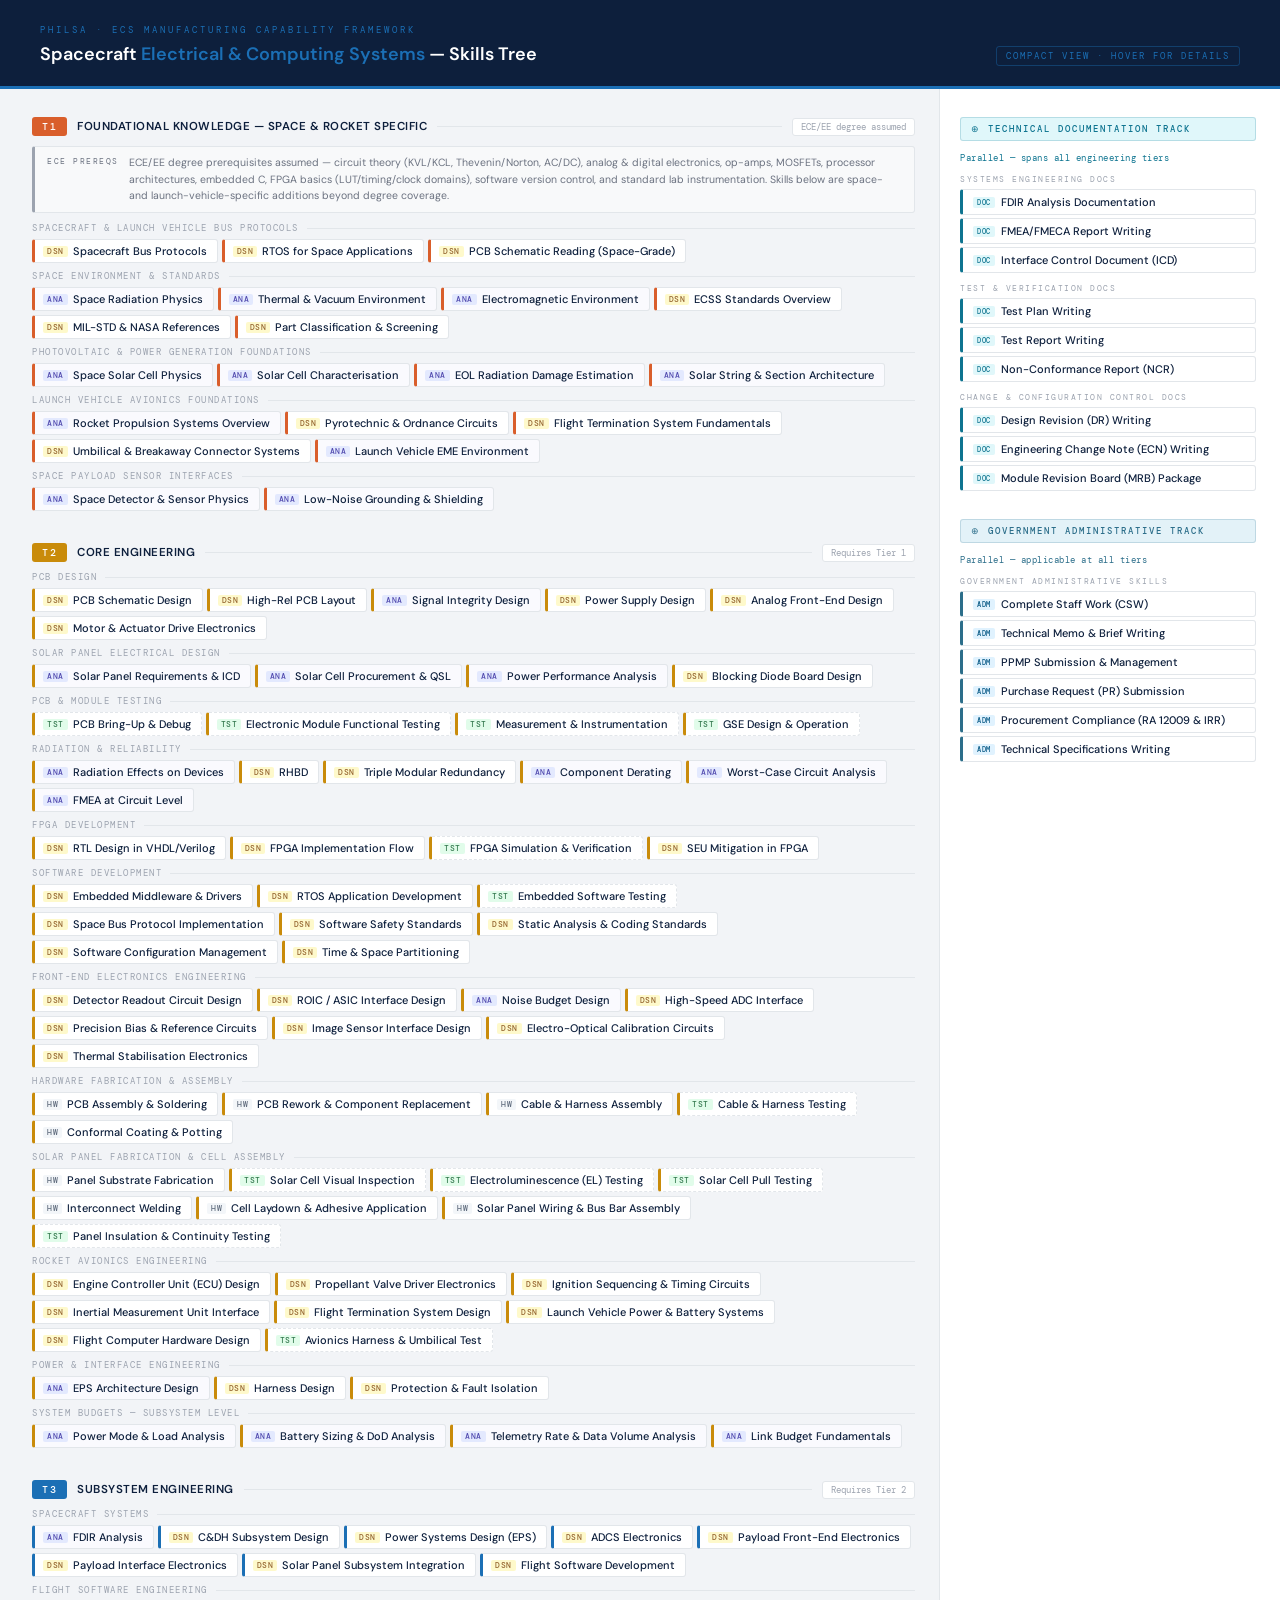
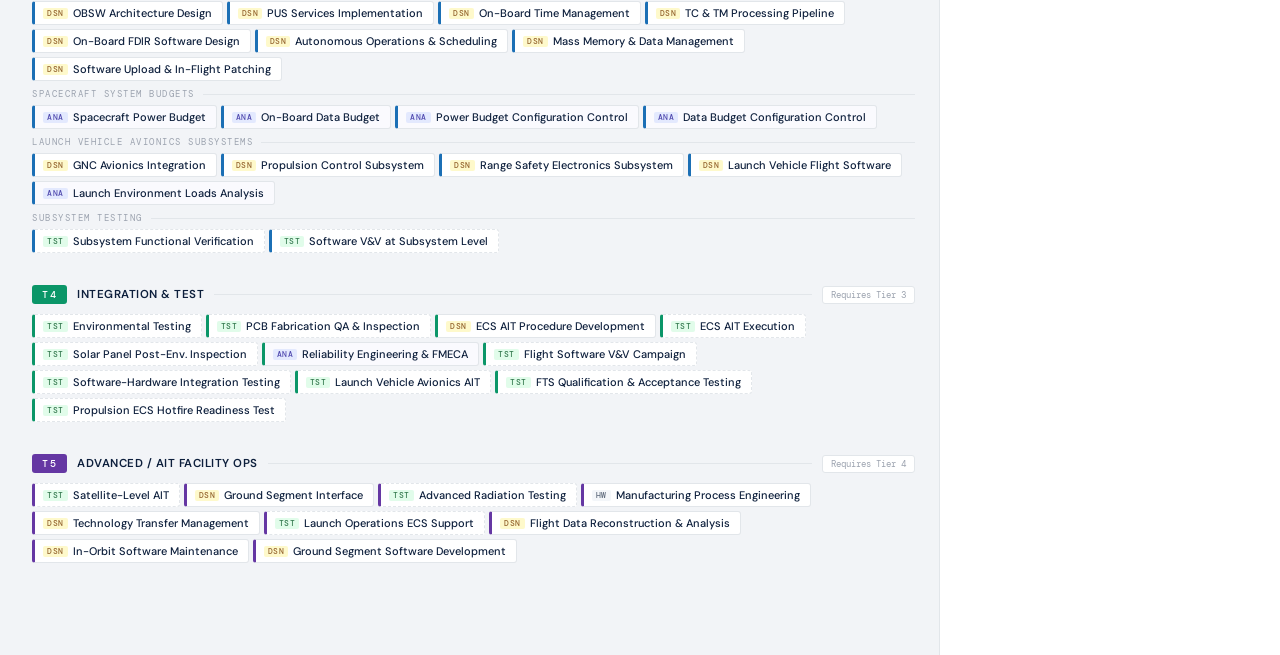
<file: satellite-skills-tree-compact_6.html>
<!DOCTYPE html>
<html lang="en">
<head>
<meta charset="UTF-8">
<meta name="viewport" content="width=device-width, initial-scale=1.0">
<title>Spacecraft ECS Skills — Compact Tree</title>
<link href="https://fonts.googleapis.com/css2?family=DM+Sans:wght@400;500;600&family=DM+Mono:wght@400;500&display=swap" rel="stylesheet">
<style>
:root {
  --bg:#F2F4F7; --white:#FFFFFF; --navy:#0D1F3C; --slate:#374151; --muted:#9CA3AF; --div:#E2E6EA;
  --t1:#D95E2B; --t1l:#FDF0EA;
  --t2:#C98B0A; --t2l:#FEF7E0;
  --t3:#1B6FB5; --t3l:#E4EFF9;
  --t4:#0B9668; --t4l:#DFF5EE;
  --t5:#6537A3; --t5l:#EEE8F8;
  --tt:#0E7490; --ttl:#E0F7FA;
  --ta:#2C6E8A; --tal:#E3F2F8;
}
*{box-sizing:border-box;margin:0;padding:0;}
body{font-family:'DM Sans',sans-serif;background:var(--bg);color:var(--slate);min-height:100vh;}

/* ── HEADER ── */
.page-header{background:var(--navy);padding:24px 40px 20px;border-bottom:3px solid var(--t3);display:flex;align-items:flex-end;justify-content:space-between;gap:24px;flex-wrap:wrap;}
.eyebrow{font-family:'DM Mono',monospace;font-size:9px;letter-spacing:3px;color:var(--t3);text-transform:uppercase;margin-bottom:7px;}
.page-header h1{font-size:18px;font-weight:600;color:#fff;line-height:1.3;}
.page-header h1 span{color:var(--t3);}
.view-toggle{display:flex;gap:8px;align-items:center;}
.view-tag{font-family:'DM Mono',monospace;font-size:9px;letter-spacing:2px;color:var(--t3);border:1px solid rgba(27,111,181,0.4);border-radius:3px;padding:3px 9px;text-transform:uppercase;}

/* ── LAYOUT: two-column for engineering + parallel tracks ── */
.layout{display:grid;grid-template-columns:1fr 340px;gap:0;max-width:1480px;margin:0 auto;}
.main-col{padding:28px 24px 60px 32px;border-right:1px solid var(--div);}
.side-col{padding:28px 24px 60px 20px;background:var(--white);}

/* ── TIER BLOCK ── */
.tier-block{margin-bottom:32px;}
.tier-hdr{display:flex;align-items:center;gap:10px;margin-bottom:10px;}
.tier-pill{font-family:'DM Mono',monospace;font-size:10px;font-weight:500;letter-spacing:1.5px;color:#fff;padding:3px 10px;border-radius:3px;flex-shrink:0;}
.tier-title{font-size:11.5px;font-weight:600;color:var(--navy);letter-spacing:.5px;text-transform:uppercase;}
.tier-line{flex:1;height:1px;background:var(--div);}
.tier-prereq-tag{font-family:'DM Mono',monospace;font-size:9px;color:var(--muted);padding:2px 8px;border:1px solid var(--div);border-radius:3px;background:var(--white);white-space:nowrap;}

/* ── GROUP ── */
.group-block{margin-bottom:8px;}
.group-label{font-family:'DM Mono',monospace;font-size:8.5px;letter-spacing:1.5px;color:var(--muted);text-transform:uppercase;margin-bottom:5px;display:flex;align-items:center;gap:8px;}
.group-label-rule{flex:1;height:1px;background:var(--div);}

/* ── TREE ROW ── */
.tree-nodes{display:flex;flex-wrap:wrap;gap:4px;}

.node{
  display:inline-flex;align-items:center;gap:5px;
  padding:4px 10px 4px 8px;
  border-radius:3px;
  font-size:11px;font-weight:500;
  color:var(--navy);
  background:var(--white);
  border:1px solid var(--div);
  border-left:3px solid;
  cursor:default;
  transition:box-shadow .15s, transform .15s;
  white-space:nowrap;
}
.node:hover{box-shadow:0 3px 10px rgba(0,0,0,0.09);transform:translateY(-1px);}
.node.is-test{border-style:dashed;border-left-style:solid;}
.node.is-analysis{background:#FAFAFE;}
.node .ntype{font-family:'DM Mono',monospace;font-size:7.5px;letter-spacing:.5px;padding:1px 4px;border-radius:2px;opacity:.85;}

/* ── SIDE TRACK ── */
.side-track{margin-bottom:28px;}
.track-hdr{font-family:'DM Mono',monospace;font-size:9px;letter-spacing:2px;text-transform:uppercase;padding:5px 10px;border-radius:3px;margin-bottom:12px;font-weight:500;}
.side-group-label{font-family:'DM Mono',monospace;font-size:8px;letter-spacing:1.5px;color:var(--muted);text-transform:uppercase;margin-bottom:5px;margin-top:10px;}
.side-nodes{display:flex;flex-direction:column;gap:3px;}
.side-node{
  padding:5px 10px 5px 10px;
  border-radius:3px;
  font-size:11px;font-weight:500;
  color:var(--navy);
  background:var(--white);
  border:1px solid var(--div);
  border-left:3px solid;
  cursor:default;
  transition:box-shadow .15s;
  display:flex;align-items:center;gap:6px;
}
.side-node:hover{box-shadow:0 2px 8px rgba(0,0,0,0.08);}
.side-node .ntype{font-family:'DM Mono',monospace;font-size:7px;padding:1px 4px;border-radius:2px;letter-spacing:.5px;}

/* ── TOOLTIP ── */
.tooltip{position:fixed;z-index:999;background:var(--navy);color:#e2e8f0;border-radius:5px;padding:10px 14px;max-width:270px;font-size:11px;line-height:1.6;pointer-events:none;opacity:0;transform:translateY(4px);transition:opacity .13s,transform .13s;box-shadow:0 6px 20px rgba(0,0,0,0.25);}
.tooltip.show{opacity:1;transform:translateY(0);}
.tt-title{font-weight:600;color:#fff;margin-bottom:3px;font-size:11.5px;}
.tt-tag{font-family:'DM Mono',monospace;font-size:9px;color:#94a3b8;margin-bottom:4px;}
.tt-prereq{margin-top:6px;font-family:'DM Mono',monospace;font-size:9.5px;color:#94a3b8;}

/* ── ECE PREREQ BANNER ── */
.prereq-banner{
  display:flex;align-items:flex-start;gap:10px;
  background:#F8F9FA;border:1px solid var(--div);border-left:3px solid #9CA3AF;
  border-radius:3px;padding:8px 12px;margin-bottom:10px;
}
.prereq-banner-label{font-family:'DM Mono',monospace;font-size:8px;letter-spacing:1.5px;color:#6B7280;text-transform:uppercase;white-space:nowrap;padding-top:1px;}
.prereq-banner-body{font-size:10.5px;color:#6B7280;line-height:1.55;}
.prereq-banner-body strong{color:#374151;font-weight:600;}

@media(max-width:900px){.layout{grid-template-columns:1fr;}.side-col{border-top:1px solid var(--div);}}
</style>
</head>
<body>

<header class="page-header">
  <div>
    <div class="eyebrow">PhilSA · ECS Manufacturing Capability Framework</div>
    <h1>Spacecraft <span>Electrical &amp; Computing Systems</span> — Skills Tree</h1>
  </div>
  <div class="view-tag">COMPACT VIEW · HOVER FOR DETAILS</div>
</header>

<div class="layout">
  <div class="main-col" id="main"></div>
  <div class="side-col" id="side"></div>
</div>

<div class="tooltip" id="tooltip">
  <div class="tt-title" id="tt-title"></div>
  <div class="tt-tag" id="tt-tag"></div>
  <div id="tt-body"></div>
  <div class="tt-prereq" id="tt-prereq"></div>
</div>

<script>
const TYPE_META = {
  design:{ label:"DSN", bg:"#FEF9C3", color:"#854D0E" },
  analysis:{ label:"ANA", bg:"#E0E7FF", color:"#3730A3" },
  test:  { label:"TST", bg:"#DCFCE7", color:"#166534" },
  hw:    { label:"HW",  bg:"#F1F5F9", color:"#475569" },
  system:{ label:"SYS", bg:"#EDE9FE", color:"#5B21B6" },
  admin: { label:"ADM", bg:"#E0F2FE", color:"#075985" },
  tech:  { label:"DOC", bg:"#E0F7FA", color:"#0E7490" },
};

const TIERS = [
  {
    num:1, color:"#D95E2B", light:"#FDF0EA", label:"FOUNDATIONAL KNOWLEDGE — SPACE & ROCKET SPECIFIC", prereq:"ECE/EE degree assumed",
    prereqBanner:"ECE/EE degree prerequisites assumed — circuit theory (KVL/KCL, Thevenin/Norton, AC/DC), analog & digital electronics, op-amps, MOSFETs, processor architectures, embedded C, FPGA basics (LUT/timing/clock domains), software version control, and standard lab instrumentation. Skills below are space- and launch-vehicle-specific additions beyond degree coverage.",
    groups:[
      { label:"Spacecraft & Launch Vehicle Bus Protocols", nodes:[
        { type:"design", title:"Spacecraft Bus Protocols",           tag:"RS-422, SpaceWire, MIL-STD-1553, CAN FD",  desc:"Spacecraft-specific bus protocols beyond standard ECE: RS-422 differential links, SpaceWire (ECSS-E-ST-50-12), MIL-STD-1553 BC/RT/BM, CAN FD for launch vehicle use. Focus on fault-tolerant topology and protocol framing.", prereq:"Digital logic, embedded C (degree)" },
        { type:"design", title:"RTOS for Space Applications",        tag:"RTEMS, FreeRTOS-MPU, scheduling, FDIR tasks",desc:"Space-grade RTOS use beyond introductory concepts: RTEMS configuration, FreeRTOS-MPU for memory protection, priority ceiling, FDIR task architecture, deterministic worst-case execution time (WCET) analysis.", prereq:"RTOS concepts (degree)" },
        { type:"design", title:"PCB Schematic Reading (Space-Grade)",tag:"ECSS net naming, EMC shields, hi-rel symbols", desc:"Space-specific schematic conventions: ECSS-compliant net naming, redundant signal paths, EMC shielding symbols, safety-critical annotation, hi-rel component reference designator conventions.", prereq:"Schematic reading (degree)" },
      ]},
      { label:"Space Environment & Standards", nodes:[
        { type:"analysis", title:"Space Radiation Physics",           tag:"TID, SEE, NIEL, Van Allen",                desc:"Ionizing radiation sources, TID accumulation, SEE mechanisms.", prereq:"None" },
        { type:"analysis", title:"Thermal & Vacuum Environment",     tag:"Eclipse cycles, radiator sizing, outgassing",desc:"Orbital thermal environment, eclipse fractions, basic radiator sizing, outgassing rules.", prereq:"None" },
        { type:"analysis", title:"Electromagnetic Environment",      tag:"EMI sources, grounding philosophy",         desc:"Space EMI sources, conducted/radiated emission paths, cable shielding fundamentals — extends degree EMC theory to space-specific threat environments.", prereq:"AC signal theory (degree)" },
        { type:"design", title:"ECSS Standards Overview",          tag:"ECSS-E, ECSS-Q, ECSS-M",                  desc:"Structure and applicability of ECSS standard families.", prereq:"None" },
        { type:"design", title:"MIL-STD & NASA References",        tag:"MIL-STD-461/1553, NASA-HDBK-8739",        desc:"Key US standards: EMC (461), data bus (1553), reliability handbooks.", prereq:"ECSS Overview" },
        { type:"design", title:"Part Classification & Screening",  tag:"EEE-INST-002, MIL-PRF-38535, upscreening", desc:"Space/mil/industrial part grades, lot acceptance, part approval lists, upscreening.", prereq:"ECSS Overview" },
      ]},
      { label:"Photovoltaic & Power Generation Foundations", nodes:[
        { type:"analysis", title:"Space Solar Cell Physics",          tag:"Triple-junction III-V, Isc/Voc, fill factor, AM0", desc:"Space solar cell operation: III-V triple-junction architecture, AM0 spectrum (vs AM1.5 on ground), short-circuit current, open-circuit voltage, maximum power point, fill factor — space-specific extension of p-n junction theory.", prereq:"Semiconductor physics (degree)" },
        { type:"analysis", title:"Solar Cell Characterisation",       tag:"I-V curve, current class, Pmax, temp. coefficients",  desc:"Reading cell measurement data: I-V curve, current class matching for strings, Pmax, temperature coefficients of Voc and Isc.", prereq:"Space Solar Cell Physics" },
        { type:"analysis", title:"EOL Radiation Damage Estimation",   tag:"SPENVIS, cover glass loss, micrometeorite loss",       desc:"Estimating end-of-life degradation via SPENVIS: orbit parameter input, radiation fluence graphs, cover glass and micrometeorite loss factors, BOL-to-EOL power margin.", prereq:"Space Radiation Physics, Space Solar Cell Physics" },
        { type:"analysis", title:"Solar String & Section Architecture",tag:"Series strings, blocking diodes, BCR topology, FDIR", desc:"Solar panel electrical architecture: series strings, string-level blocking diodes, section grouping into BCR, FDIR of string/section loss, deployable panel trade-offs.", prereq:"Space Solar Cell Physics" },
      ]},
      { label:"Launch Vehicle Avionics Foundations", nodes:[
        { type:"analysis", title:"Rocket Propulsion Systems Overview", tag:"LRE, SRM, hybrid, thrust vector control",   desc:"Launch vehicle propulsion concepts for ECS engineers: liquid/solid/hybrid motors, TVC, propellant types, combustion instability and how they drive avionics requirements.", prereq:"None" },
        { type:"design",   title:"Pyrotechnic & Ordnance Circuits",   tag:"Squib drivers, EED, CDU, arming logic",    desc:"Electroexplosive device initiation: capacitor discharge units, bridgewire/semiconductor EED, arming/safing logic, DFPU, MIL-STD-1512 compliance.", prereq:"Digital logic, DC circuits (degree)" },
        { type:"design",   title:"Flight Termination System Fundamentals", tag:"FTS receiver, destruct signal, range safety", desc:"Range safety FTS requirements: dual-chain receivers, ARM/FIRE command decoding, destruct output actuation, autonomous inadvertent separation destruct.", prereq:"Pyrotechnic & Ordnance Circuits" },
        { type:"design",   title:"Umbilical & Breakaway Connector Systems", tag:"Zero-second umbilical, electrical disconnect, pin coding", desc:"Launch umbilical interfaces: retractable and breakaway connectors, power handover at T-0, pin coding for mate-before-fire, continuity verification.", prereq:"None" },
        { type:"analysis", title:"Launch Vehicle EME Environment",    tag:"Motor ignition transients, ESD, RF keep-out",desc:"Propulsion-induced EME: motor ignition voltage transients, motor plume RF attenuation, propellant vapour ESD hazard zones, keep-out frequencies near EEDs.", prereq:"Electromagnetic Environment" },
      ]},
      { label:"Space Payload Sensor Interfaces", nodes:[
        { type:"analysis", title:"Space Detector & Sensor Physics",   tag:"Photodiodes, CCD/CMOS, bolometers, quantum eff.", desc:"Satellite payload detector physics not typically covered in ECE degrees: quantum efficiency curves, dark current vs. temperature, detector-limited noise, readout noise, CCD vs. CMOS trade-offs for space.", prereq:"Analog electronics (degree)" },
        { type:"analysis", title:"Low-Noise Grounding & Shielding",  tag:"Single-point GND, guard rings, diff. signal",desc:"Low-noise grounding for space payloads: single-point vs multi-point ground architecture, guard traces, Faraday shielding, differential signalling — applied to space EMI environments rather than general lab practice.", prereq:"Electromagnetic Environment, analog electronics (degree)" },
      ]},
    ]
  },
  {
    num:2, color:"#C98B0A", light:"#FEF7E0", label:"CORE ENGINEERING", prereq:"Requires Tier 1",
    groups:[
      { label:"PCB Design", nodes:[
        { type:"design", title:"PCB Schematic Design",              tag:"Hierarchical sheets, ERC, ECO",            desc:"Professional schematic authoring, hierarchical sheets, ERC, ECO management.", prereq:"PCB Schematic Reading (Space-Grade)" },
        { type:"design", title:"High-Rel PCB Layout",               tag:"IPC Class 3, impedance ctrl, via-in-pad",  desc:"Space-grade PCB layout: controlled impedance, thermal relief, IPC-A-610 Class 3.", prereq:"PCB Schematic Design" },
        { type:"analysis", title:"Signal Integrity Design",           tag:"Transmission lines, crosstalk, eye diagram", desc:"High-speed PCB: impedance, termination, crosstalk, eye diagram analysis.", prereq:"High-Rel PCB Layout, AC signal theory (degree)" },
        { type:"design", title:"Power Supply Design",               tag:"Buck, boost, LDO, feedback loop",           desc:"SMPS and linear regulators: topology, compensation, EMI filtering, efficiency.", prereq:"Analog electronics (degree)" },
        { type:"design", title:"Analog Front-End Design",           tag:"Low-noise amp, instrumentation amp, ADC drive",desc:"Sensor interface: instrumentation amps, low-noise design, precision ADC driving.", prereq:"Analog electronics (degree)" },
        { type:"design", title:"Motor & Actuator Drive Electronics",tag:"BLDC, H-bridge, PWM, current sense",        desc:"Driver circuits for reaction wheels and magnetorquers.", prereq:"Power Supply Design" },
      ]},
      { label:"Solar Panel Electrical Design", nodes:[
        { type:"analysis", title:"Solar Panel Requirements & ICD",   tag:"String/section pin-out, wiring diagrams, redundancy", desc:"Solar panel electrical requirements and ICD: string/section connector assignments, wiring diagrams from connector to cells, and redundancy routing per assembly drawing.", prereq:"Solar String Architecture, PCB Schematic Design" },
        { type:"analysis", title:"Solar Cell Procurement & QSL",     tag:"Supplier selection, procurement spec, QSL report",    desc:"Solar cell procurement: supplier evaluation (AZUR, SolAero), reading 3G30A data sheets, writing procurement specifications, and preparing the Qualification Status List (QSL) report.", prereq:"Solar Cell Characterisation, ECSS Standards" },
        { type:"analysis", title:"Power Performance Analysis",       tag:"STK sim, eclipse fraction, EOL worst-case power",     desc:"Computing solar power yield per face: STK-based sun angle and eclipse fractions, temperature-dependent Voc/Isc, confirming power-safe condition at EOL worst-case temperature.", prereq:"EOL Radiation Damage, Solar String Architecture" },
        { type:"design", title:"Blocking Diode Board Design",      tag:"String isolation diodes, forward drop, thermal",      desc:"Blocking diode board for string isolation: diode selection, forward voltage drop budget, thermal management, interface to section-level wiring.", prereq:"Solar Panel Requirements & ICD, Power Supply Design" },
      ]},
      { label:"PCB & Module Testing", nodes:[
        { type:"test",   title:"PCB Bring-Up & Debug",              tag:"Power sequencing, scope, JTAG",            desc:"Systematic board bring-up: power rail sequencing, oscilloscope probing, JTAG debug.", prereq:"PCB Schematic Design, PCB Layout" },
        { type:"test",   title:"Electronic Module Functional Testing",tag:"Test scripts, loopback, stimulus-response",desc:"Functional verification of assembled modules: stimulus-response, boundary scan, test scripts.", prereq:"PCB Bring-Up & Debug" },
        { type:"test",   title:"Measurement & Instrumentation",     tag:"DMM, oscilloscope, spectrum analyser, LCR", desc:"Correct use of lab instruments for electronics characterisation.", prereq:"DC Circuit, AC & Signal" },
        { type:"test",   title:"GSE Design & Operation",            tag:"Test harness, breakout boards, adapters",   desc:"Design and use of ground support equipment: test harness wiring, breakout boards.", prereq:"Electronic Module Testing" },
      ]},
      { label:"Radiation & Reliability", nodes:[
        { type:"analysis", title:"Radiation Effects on Devices",       tag:"Gate oxide, latch-up, bit-flip",           desc:"Device radiation effects: oxide trapping (TID), latch-up, SEUs in SRAM/flip-flops.", prereq:"Space Radiation Physics, analog electronics (degree)" },
        { type:"design", title:"RHBD",                              tag:"Guard rings, enclosed FETs, ELT layout",    desc:"Radiation-hardened by design: enclosed transistors, guard rings, annular MOSFETs.", prereq:"Radiation Effects on Devices, High-Rel PCB Layout" },
        { type:"design", title:"Triple Modular Redundancy",         tag:"TMR voters, EDAC, FPGA scrubbing",          desc:"System fault tolerance: TMR voters, majority logic, FPGA scrubbing, EDAC.", prereq:"FPGA basics (degree), Radiation Effects on Devices" },
        { type:"analysis", title:"Component Derating",                tag:"ECSS-Q-ST-30-11, voltage/temp margins",     desc:"Applying derating guidelines per ECSS-Q-ST-30-11.", prereq:"ECSS Standards Overview, analog electronics (degree)" },
        { type:"analysis", title:"Worst-Case Circuit Analysis",       tag:"WCCA, tolerance stack-up, Monte Carlo",     desc:"WCCA: tolerance stack-up, end-of-life drift, temperature variation, Monte Carlo.", prereq:"Component Derating, analog electronics (degree)" },
        { type:"analysis", title:"FMEA at Circuit Level",             tag:"FMEA worksheet, criticality, SPF ID",       desc:"Circuit-level FMEA: failure mode ID, criticality ranking, single-point failure elimination.", prereq:"Component Derating, WCCA" },
      ]},
      { label:"FPGA Development", nodes:[
        { type:"design", title:"RTL Design in VHDL/Verilog",        tag:"Synthesisable RTL, FSM coding",            desc:"Synthesisable RTL: concurrent/sequential statements, clocking, reset, testbenches.", prereq:"FPGA basics (degree), digital logic (degree)" },
        { type:"design", title:"FPGA Implementation Flow",          tag:"Synthesis, P&R, STA, timing closure",      desc:"FPGA flow: synthesis, place-and-route, static timing analysis, bitstream.", prereq:"RTL Design in VHDL/Verilog" },
        { type:"test",   title:"FPGA Simulation & Verification",    tag:"Testbenches, waveform, code coverage",     desc:"FPGA verification: testbench authoring, waveform review, co-simulation, coverage.", prereq:"RTL Design in VHDL/Verilog" },
        { type:"design", title:"SEU Mitigation in FPGA",            tag:"TMR in fabric, scrubbing, EDAC in BRAM",   desc:"FPGA radiation mitigation: TMR in fabric, configuration scrubbing, EDAC in block RAM.", prereq:"Triple Modular Redundancy, FPGA Implementation Flow" },
      ]},
      { label:"Software Development", nodes:[
        { type:"design", title:"Embedded Middleware & Drivers",      tag:"HAL, peripheral drivers, ISR, DMA",        desc:"Peripheral drivers (UART, SPI, I2C), HAL, ISR design, DMA configuration.", prereq:"Embedded C (degree), Spacecraft Bus Protocols" },
        { type:"design", title:"RTOS Application Development",      tag:"FreeRTOS/RTEMS, tasks, queues, timers",    desc:"RTOS application design: task decomposition, messaging, timers, stack sizing.", prereq:"RTOS for Space Applications, Embedded Middleware & Drivers" },
        { type:"test",   title:"Embedded Software Testing",         tag:"Unit test, HW mock, MISRA-C, coverage",    desc:"Embedded unit testing, HW mocking, code coverage, MISRA-C static analysis.", prereq:"RTOS Application Development" },
        { type:"design", title:"Space Bus Protocol Implementation", tag:"SpaceWire, MIL-STD-1553, CCSDS PUS",      desc:"SpaceWire link layer, 1553 BC/RT/BM roles, CCSDS Packet Utilization Standard.", prereq:"RTL Design in VHDL/Verilog, Embedded Middleware & Drivers" },
        { type:"design", title:"Software Safety Standards",         tag:"ECSS-E-ST-40C, DO-178C concepts, SIL",     desc:"Space and aviation SW safety standards applied to flight software: ECSS-E-ST-40C software engineering process, DO-178C design assurance levels (DAL A–E), safety integrity levels, software criticality classification, independence in verification.", prereq:"RTOS Application Development, ECSS Standards Overview" },
        { type:"design", title:"Static Analysis & Coding Standards",tag:"MISRA-C:2012, Polyspace, CERTC, McCabe",   desc:"Safety-critical coding standards and tooling: MISRA-C:2012 rule compliance, CERTC secure coding, Polyspace/CodeSonar static analysis for run-time errors (RTE), cyclomatic complexity (McCabe), obligatory/advisory rule management.", prereq:"Embedded Software Testing, Software Safety Standards" },
        { type:"design", title:"Software Configuration Management", tag:"Baseline, build config, CMMI, release control",desc:"Flight SW configuration control: establishing software baselines (functional, allocated, product), build reproducibility, change control board (CCB) process, CMMI-aligned CM practices, configuration item (CI) identification, release packaging and export.", prereq:"Software Version Control (degree), Embedded Middleware & Drivers" },
        { type:"design", title:"Time & Space Partitioning",         tag:"ARINC 653, XtratuM, partition scheduling",  desc:"Mixed-criticality partitioning for flight computers: ARINC 653 partition model (time windows, health monitoring), hypervisor-based isolation (XtratuM, PikeOS), inter-partition communication (sampling/queuing ports), partition restart and system recovery.", prereq:"RTOS Application Development, Software Safety Standards" },
      ]},
      { label:"Front-End Electronics Engineering", nodes:[
        { type:"design", title:"Detector Readout Circuit Design",    tag:"TIA, CDS, charge amp, CTIA",              desc:"Readout topologies: TIA, charge-sensitive amps, correlated double sampling, CTIA.", prereq:"Analog Front-End Design, Space Detector & Sensor Physics" },
        { type:"design", title:"ROIC / ASIC Interface Design",       tag:"ROIC clocking, bias generation, mux output",desc:"ROIC interfacing: clock sequencing, bias supply circuits, multiplexed analog output.", prereq:"Detector Readout Circuit Design, FPGA basics (degree)" },
        { type:"analysis", title:"Noise Budget Design",                tag:"RTI noise allocation, SNR target, lifetime",desc:"Top-down noise budgeting: RTI allocations, SNR targets across temp and radiation lifetime.", prereq:"Low-Noise Grounding & Shielding, Detector Readout Circuit Design" },
        { type:"design", title:"High-Speed ADC Interface",          tag:"SAR vs sigma-delta, LVDS, clock jitter",   desc:"ADC selection and interfacing: architectures, LVDS output, clock jitter impact on SNR.", prereq:"Signal Integrity Design, analog electronics (degree)" },
        { type:"design", title:"Precision Bias & Reference Circuits",tag:"Bandgap ref, current mirror, DAC-trim",   desc:"Bias sources: bandgap references, current mirrors, DAC-based trimming, tempco management.", prereq:"Component Derating, analog electronics (degree)" },
        { type:"design", title:"Image Sensor Interface Design",      tag:"CCD clocking, CMOS rolling/global shutter",desc:"Imaging sensor I/F: CCD multi-phase clocking, CMOS rolling/global shutter control.", prereq:"ROIC / ASIC Interface Design, Detector Readout Circuit Design" },
        { type:"design", title:"Electro-Optical Calibration Circuits",tag:"Dark subtract, flat-field, offset/gain DAC",desc:"Calibration circuits: dark subtraction, flat-field injection, DAC-based offset/gain correction.", prereq:"Detector Readout Circuit Design, analog electronics (degree)" },
        { type:"design", title:"Thermal Stabilisation Electronics", tag:"TEC driver, PID loop, thermistor readout", desc:"Temperature control: TEC/Peltier drivers, thermistor readout, PID implementation, heater switching.", prereq:"Precision Bias & Reference Circuits, Motor & Actuator Drive Electronics" },
      ]},
      { label:"Hardware Fabrication & Assembly", nodes:[
        { type:"hw",     title:"PCB Assembly & Soldering",           tag:"SMT reflow, hand solder, IPC Class 3",     desc:"SMT placement and reflow, hand soldering, IPC-A-610 Class 3 workmanship.", prereq:"PCB Schematic Reading" },
        { type:"hw",     title:"PCB Rework & Component Replacement", tag:"BGA reball, hot-air, pad repair",          desc:"BGA rework, hot-air station, solder bridge removal, pad lifting repair.", prereq:"PCB Assembly & Soldering" },
        { type:"hw",     title:"Cable & Harness Assembly",           tag:"Crimping, MIL-C-38999 connector, coax term.",desc:"Wire stripping, crimping to MIL-C-22520, connector pin insertion, coax termination.", prereq:"PCB Schematic Reading" },
        { type:"test",   title:"Cable & Harness Testing",            tag:"Continuity, hi-pot, shield integrity",     desc:"Post-build harness verification: continuity, insulation resistance, hi-pot, shield test.", prereq:"Cable & Harness Assembly" },
        { type:"hw",     title:"Conformal Coating & Potting",        tag:"Acrylic/silicone coating, masking, cure",  desc:"Conformal coating application (spray/brush/dip), masking, UV cure inspection.", prereq:"PCB Assembly & Soldering" },
      ]},
      { label:"Solar Panel Fabrication & Cell Assembly", nodes:[
        { type:"hw",     title:"Panel Substrate Fabrication",        tag:"Honeycomb core, skin cutting, vacuum bag, autoclave", desc:"Manufacturing the panel structural substrate: core cutting/degreasing, skin trimming, block/bobbin bonding with splice, vacuum bagging, autoclave cure (120°C), debagging, bead blasting, profiling, and polyimide film bonding.", prereq:"PCB Schematic Reading" },
        { type:"test",   title:"Solar Cell Visual Inspection",       tag:"Metallisation, coverglass, edge/corner chips, interconnect",desc:"IPC-compliant SCA incoming inspection: rear metallisation (void/delamination ≤4mm), front crack check under angled lamp, edge chip limits (≤0.75mm depth), corner chips (≤3mm hypotenuse), coverglass defects, adhesive void/bubble acceptance, interconnect integrity.", prereq:"Solar Cell Characterisation, Measurement & Instrumentation" },
        { type:"test",   title:"Electroluminescence (EL) Testing",  tag:"Forward bias, voltage ramp, EL defect criteria",      desc:"EL testing of cells, strings, and panels: darkroom setup, 100mA current-limited forward bias, voltage ramp to cell glow, comparison against EL defect analysis criteria. Used at inspection, post-welding, post-laydown, and post-vibe/TVac.", prereq:"Solar Cell Visual Inspection, DC Circuit Analysis" },
        { type:"test",   title:"Solar Cell Pull Testing",            tag:">300g pass criterion, pull test report, bondtester",   desc:"Destructive interconnect weld pull testing: sample weld, tensile pull (Dage bondtester), >300g pass (SSTL nominal 1500–2000g), pull-off vs slip-off mode recording, formal pull test report.", prereq:"Solar Cell Visual Inspection" },
        { type:"hw",     title:"Interconnect Welding",               tag:"Parallel gap/ultrasonic welder, vacuum jig, weld log", desc:"Welding cell interconnects: vacuum jig setup, parallel gap or ultrasonic welder operation, per-string documentation (column, current class, cell qty, pre-weld inspection, pull test ref.), string EL and voltage check.", prereq:"Solar Cell Pull Testing, Cable & Harness Assembly" },
        { type:"hw",     title:"Cell Laydown & Adhesive Application",tag:"SP120 primer, CV-2566, speed mixer, vacuum bag −0.1bar", desc:"Bonding cell strings to substrate: substrate abrasion and insulation test, SP120 primer, CV-2566 two-part adhesive mixing (100:0.5), speed mixing, vacuum de-bubbling, adhesive spreading, vacuum jig alignment and drop, −0.1 bar vacuum bag, 12h cure.", prereq:"Interconnect Welding, Panel Substrate Fabrication" },
        { type:"hw",     title:"Solar Panel Wiring & Bus Bar Assembly",tag:"Silver bus bars, PT sensor crimp, front/rear potting", desc:"Panel electrical completion: silver/molybdenum bus bar cutting (67mm×5mm), Rosemount PT sensor prep and crimping per ECSS-Q-ST-70-26C, sensor mounting with CV2-1142, bus bar and wire welding per assembly drawing, front/rear potting, Kapton taping, and bleed resistor fitting.", prereq:"Cell Laydown, Cable & Harness Assembly, Pull Testing" },
        { type:"test",   title:"Panel Insulation & Continuity Testing",tag:"≥100kΩ insulation, string voltage, RM sensor resistance", desc:"Panel electrical verification: insulation resistance ≥100kΩ (film to aluminium), continuity of all wired components, string voltage check under light, RM sensor resistance measurement before and after mounting.", prereq:"Solar Panel Wiring & Bus Bar Assembly, Measurement & Instrumentation" },
      ]},
      { label:"Rocket Avionics Engineering", nodes:[
        { type:"design",   title:"Engine Controller Unit (ECU) Design",tag:"Solenoid valve sequencing, thrust command, EDL",desc:"ECU hardware and firmware: valve command sequencing (pre-chill, prime, ignition, shutdown), thrust command decoding, engine data logger, watchdog architecture, MIL-STD-1553 BC/RT.", prereq:"Embedded Middleware & Drivers, Bus & Interface Protocols, Propulsion Overview" },
        { type:"design",   title:"Propellant Valve Driver Electronics",tag:"Solenoid PWM, current sense, open/close verify",desc:"High-current solenoid valve drivers: H-bridge and half-bridge topologies, PWM current control, valve position verify via current signature, snubber design, redundant actuation paths.", prereq:"Motor & Actuator Drive Electronics, Protection & Fault Isolation" },
        { type:"design",   title:"Ignition Sequencing & Timing Circuits",tag:"Countdown logic, T-0 sync, CDU firing pulse",desc:"Launch sequence controller: countdown state machine, T-0 synchronisation, hold/recycle logic, CDU fire pulse shaping (duration, amplitude, dV/dt), simultaneous pyro inhibit.", prereq:"Pyrotechnic & Ordnance Circuits, RTOS Application Development" },
        { type:"design",   title:"Inertial Measurement Unit Interface",tag:"IMU SPI/RS-422, quaternion output, health mon.",desc:"IMU data acquisition: SPI/RS-422 framing, quaternion and angular rate parsing, IMU health monitoring (BIT flags, temperature), dual-IMU voting, alignment calibration interface.", prereq:"Bus & Interface Protocols, Analog Front-End Design" },
        { type:"design",   title:"Flight Termination System Design",   tag:"Dual-chain FTS, safe/arm, RF receiver I/F",desc:"FTS electronics design: redundant RF receiver interfaces, ARM/FIRE command validation, destruct relay drivers (latching), continuous availability monitoring, power conditioning from dedicated FTS battery.", prereq:"FTS Fundamentals, Power Supply Design, Protection & Fault Isolation" },
        { type:"design",   title:"Launch Vehicle Power & Battery Systems",tag:"Launch battery, T-0 handover, distribution",desc:"LV avionics power: silver-zinc and Li primary batteries, umbilical-to-internal handover at T-0, pyro bus isolation, current-limited PDU for avionics vs. valve buses, self-destruct bus.", prereq:"EPS Architecture Design, Pyrotechnic & Ordnance Circuits" },
        { type:"design",   title:"Flight Computer Hardware Design",    tag:"Redundant CPU, watchdog, NVRAM, FPGA co-proc", desc:"Avionics flight computer: dual- or triple-redundant CPU boards, hardware watchdog with reset/shutdown authority, NVRAM mission parameter storage, FPGA co-processor for high-rate sensor processing.", prereq:"Triple Modular Redundancy, Processor Architectures, FPGA Development" },
        { type:"test",     title:"Avionics Harness & Umbilical Test",  tag:"Continuity, isolation, pin-code check, EMI",desc:"Launch vehicle harness test: end-to-end continuity, isolation between pyro and signal grounds, umbilical pin-code verification, shielding integrity, conducted noise on valve bus at motor start transient.", prereq:"Cable & Harness Testing, GSE Design & Operation" },
      ]},
      { label:"Power & Interface Engineering", nodes:[
        { type:"analysis", title:"EPS Architecture Design",            tag:"MPPT, regulated/unreg. bus, PDU topology", desc:"EPS design: bus topology, MPPT selection, battery charge/discharge, PDU fault isolation.", prereq:"Power Supply Design, Spacecraft Bus Protocols" },
        { type:"design", title:"Harness Design",                    tag:"Wire sizing, shielding, ICD documentation", desc:"Spacecraft harness: wire gauge, shielding, connector qualification, ICD writing.", prereq:"Electromagnetic Environment, Component Derating" },
        { type:"design", title:"Protection & Fault Isolation",      tag:"Fusing, crowbar, OVP, OCP, inrush",        desc:"Circuit protection: fuse sizing, crowbar, OV/OC protection, polarity protection, inrush limiting.", prereq:"Power Supply Design, Component Derating" },
      ]},
      { label:"System Budgets — Subsystem Level", nodes:[
        { type:"analysis", title:"Power Mode & Load Analysis",        tag:"Peak/avg load, duty cycle, power modes table", desc:"Subsystem power load characterisation: all power consumers, peak vs. average current draw, duty cycle per operational mode (acquisition, nominal, eclipse, safe mode, contingency). Builds the subsystem power table as an input to the spacecraft-level power budget.", prereq:"Power Supply Design, EPS Architecture Design" },
        { type:"analysis", title:"Battery Sizing & DoD Analysis",     tag:"Capacity, depth of discharge, cycle life, BOL/EOL", desc:"Battery sizing for eclipse autonomy: capacity from worst-case eclipse duration and load, maximum allowable depth of discharge (DoD) for cycle life target, BOL-to-EOL capacity fade, temperature derating, charge/discharge efficiency, cell balancing implications.", prereq:"Power Mode & Load Analysis, Space Solar Cell Physics" },
        { type:"analysis", title:"Telemetry Rate & Data Volume Analysis", tag:"HK TM rate, science data volume, OBT sizing", desc:"Subsystem data characterisation: HK parameter list and PUS S3 packet rates, science/payload data volume per orbit, on-board storage allocation per subsystem, downlink contact time requirements, compression ratio assumptions — inputs to the spacecraft-level data budget.", prereq:"PUS Services Implementation, RTOS for Space Applications" },
        { type:"analysis", title:"Link Budget Fundamentals",          tag:"EIRP, path loss, G/T, Eb/N0, margin",      desc:"RF link budget basics for ECS engineers: transmit EIRP, free-space path loss, receive G/T, Eb/N0 required vs. available, link margin, antenna pointing loss, weather fade — sets the data throughput ceiling that constrains the data budget.", prereq:"Electromagnetic Environment, Telemetry Rate & Data Volume Analysis" },
      ]},
    ]
  },
  {
    num:3, color:"#1B6FB5", light:"#E4EFF9", label:"SUBSYSTEM ENGINEERING", prereq:"Requires Tier 2",
    groups:[
      { label:"Spacecraft Systems", nodes:[
        { type:"analysis", title:"FDIR Analysis",                      tag:"Fault tree, failure propagation, safe modes", desc:"Spacecraft FDIR: fault tree construction, failure propagation mapping, autonomous recovery mode definition.", prereq:"FMEA at Circuit Level, RTOS App Dev" },
        { type:"design", title:"C&DH Subsystem Design",             tag:"CCSDS, SpaceWire, MIL-STD-1553",           desc:"C&DH: telecommand decoding, CCSDS telemetry, mass memory, SpaceWire/1553 integration.", prereq:"RTL Design, Space Bus Protocol" },
        { type:"design", title:"Power Systems Design (EPS)",        tag:"MPPT algorithm, battery qual., PDU mfg.",   desc:"Full EPS: MPPT implementation, battery assembly/qualification, PDU manufacturing.", prereq:"EPS Architecture Design" },
        { type:"design", title:"ADCS Electronics",                  tag:"RW drive, IMU acq., sun sensor, magnetorquer",desc:"ADCS electrical: RW drivers, IMU data acquisition, sun sensor I/F, torque rod drivers.", prereq:"Motor Drive, Analog Front-End" },
        { type:"design", title:"Payload Front-End Electronics",     tag:"Detector-ROIC bring-up, noise validation",  desc:"Payload front-end integration: detector-ROIC bring-up, bias commissioning, noise validation.", prereq:"ROIC/ASIC I/F, Image Sensor I/F, Noise Budget" },
        { type:"design", title:"Payload Interface Electronics",     tag:"Secondary power, SpaceWire/LVDS, housekeeping",desc:"Spacecraft-payload I/F: secondary power conditioning, high-speed data links, health monitoring.", prereq:"C&DH, Power Systems, Payload FE" },
        { type:"design", title:"Solar Panel Subsystem Integration", tag:"LAPSS, string verification, HDRM deployment test",desc:"Solar panel integration into spacecraft: connector continuity/insulation check, EGSE-commanded HDRM deployment test, LAPSS electrical performance measurement, MRR/ARR gate review preparation, DR/ECN management.", prereq:"Panel Insulation & Continuity Testing, Solar Panel Electrical Design" },
        { type:"design", title:"Flight Software Development",       tag:"OBSW, FDIR logic, CCSDS TM",               desc:"OBSW: application layer on RTOS, FDIR logic, command scheduling, CCSDS TM pipeline.", prereq:"RTOS Application Development, Space Bus Protocol Implementation" },
      ]},
      { label:"Flight Software Engineering", nodes:[
        { type:"design",   title:"OBSW Architecture Design",        tag:"ECSS-E-ST-40C, layered arch, component model",desc:"On-board software architecture: ECSS-E-ST-40C-compliant layered architecture (BSP, OS, middleware, application), component-based design (ESA component framework), interface definition, memory map planning, boot sequence design, and software product tree.", prereq:"Flight Software Development, Software Safety Standards, Time & Space Partitioning" },
        { type:"design",   title:"PUS Services Implementation",     tag:"PUS-C, TC/TM services 1/3/5/9/11/17/20",   desc:"ECSS Packet Utilization Standard (PUS-C) service implementation: TC verification (S1), housekeeping (S3), event reporting (S5), on-board time management (S9), time-tagged TC scheduling (S11), connection test (S17), on-board software management (S20). TC routing, TM packetisation pipeline.", prereq:"OBSW Architecture Design, Space Bus Protocol Implementation" },
        { type:"design",   title:"On-Board Time Management",        tag:"CCSDS time codes, coarse/fine time, GPS sync", desc:"Flight software timekeeping: CCSDS unsegmented time code (CUC), coarse and fine time fields, on-board clock (OBC) tick management, time correlation with ground UTC, GPS 1PPS synchronisation interface, time-tagged command scheduling, leap-second handling.", prereq:"PUS Services Implementation" },
        { type:"design",   title:"TC & TM Processing Pipeline",     tag:"TC decoding, APID routing, TM multiplexing", desc:"End-to-end telecommand and telemetry processing: TC frame synchronisation, CCSDS space data link (TM/TC frames), APID-based TC routing, command authentication, TM source packet multiplexing into virtual channels, VCDU fill frames, housekeeping parameter pool management.", prereq:"PUS Services Implementation, C&DH Subsystem Design" },
        { type:"design",   title:"On-Board FDIR Software Design",   tag:"Watchdog hierarchy, safe mode, recovery actions",desc:"Software fault detection and recovery: multi-level watchdog (task-level, OS-level, hardware watchdog), anomaly detection rules (threshold, stuck-at, delta checks), FDIR action tables (reset, fallback, safe mode transition), safe mode entry/exit logic, autonomous recovery sequencing, ground inhibit commands.", prereq:"OBSW Architecture Design, FDIR Analysis" },
        { type:"design",   title:"Autonomous Operations & Scheduling",tag:"On-board timeline, procedure engine, absolute/relative TC",desc:"On-board autonomy: time-tagged TC scheduling (PUS S11), on-board control procedure (OBCP) engine, relative and absolute time sequence execution, event-driven action triggers, ground-uploadable rule tables, resource scheduling constraints.", prereq:"PUS Services Implementation, On-Board Time Management" },
        { type:"design",   title:"Mass Memory & Data Management",   tag:"Data store, downlink queue, compression, priority",desc:"OBSW data management: on-board data store architecture, housekeeping parameter store vs. event store, downlink priority queuing, data compression (Rice, CCSDS 121.0), store-and-forward for contact windows, memory scrubbing, file management (CCSDS FTP).", prereq:"OBSW Architecture Design, Space Bus Protocol Implementation" },
        { type:"design",   title:"Software Upload & In-Flight Patching",tag:"PUS S20, image validation, activation, rollback",desc:"On-board software update: memory load via PUS service 20, SW image CRC/hash validation, activation and reset sequencing, rollback to previous image on boot failure, memory dump for ground verification, patch management for critical fixes.", prereq:"PUS Services Implementation, Software Configuration Management" },
      ]},
      { label:"Spacecraft System Budgets", nodes:[
        { type:"analysis", title:"Spacecraft Power Budget",           tag:"Multi-mode budget, BOL/EOL margin, contingency, ECSS-E-ST-60", desc:"System-level power budget across all mission modes: compilation of all subsystem load tables, mode-by-mode power balance (generation vs. consumption), BOL and EOL power margin per ECSS-E-ST-60 guidelines (≥20% EOL margin), contingency allocation, worst-case eclipse power balance, power budget configuration control and margin drawdown tracking.", prereq:"Power Mode & Load Analysis, Battery Sizing & DoD Analysis, Power Systems Design (EPS)" },
        { type:"analysis", title:"On-Board Data Budget",              tag:"Storage allocation, downlink rate, margin, contact analysis", desc:"System-level data budget: total on-board storage capacity vs. allocated per subsystem, science data volume per orbit vs. downlink capacity per contact (from link budget), store-and-forward autonomy duration, data margin policy, compression trade-off, housekeeping vs. mission data priority, data budget tracking against mission timeline.", prereq:"Telemetry Rate & Data Volume Analysis, Link Budget Fundamentals, Mass Memory & Data Management" },
        { type:"analysis", title:"Power Budget Configuration Control",tag:"Budget freeze, change impact, margin log, design review",  desc:"Managing the power budget as a living document through design phases: budget freeze at PDR/CDR, change impact assessment when subsystem loads shift, margin drawdown log, power budget review package preparation for SDR/PDR/CDR, interface with systems engineering for margin policy decisions and contingency release.", prereq:"Spacecraft Power Budget, Software Configuration Management" },
        { type:"analysis", title:"Data Budget Configuration Control", tag:"Budget baseline, data rate changes, downlink schedule trade",desc:"Managing the data budget through design phases: baseline at PDR/CDR, impact assessment of payload or HK rate changes, downlink schedule sensitivity analysis, interaction with ground segment for contact frequency trades, data budget review package for design reviews, closure of open issues with margin rationale.", prereq:"On-Board Data Budget, Software Configuration Management" },
      ]},
      { label:"Launch Vehicle Avionics Subsystems", nodes:[
        { type:"design",   title:"GNC Avionics Integration",         tag:"Flight computer ↔ IMU ↔ TVC, GNC loop latency",desc:"GNC avionics integration: flight computer to IMU data path, TVC actuator command interface (analog/PWM/CAN), closed-loop GNC timing budget (sensor acquisition → state estimation → actuator command).", prereq:"Inertial Measurement Unit Interface, ECU Design, Flight Computer Hardware" },
        { type:"design",   title:"Propulsion Control Subsystem",     tag:"Pre-launch sequence, engine start, MECO cmd",  desc:"Propulsion control electronics integration: pre-launch checkout automation, engine start and shutdown state machine, MECO command timing, propellant utilisation sensing, thrust anomaly FDIR.", prereq:"Propellant Valve Drivers, Ignition Sequencing, ECU Design" },
        { type:"design",   title:"Range Safety Electronics Subsystem",tag:"FTS chain, flight rules, destruct authority",  desc:"Range safety avionics integration: FTS dual-chain independence verification, flight rule encoding (ABI, ARM criteria), destruct authority cross-coupling prevention, range interface coordination.", prereq:"FTS Design, Launch Vehicle Power" },
        { type:"design",   title:"Launch Vehicle Flight Software",   tag:"OBSW, count-down sequencer, GNC algorithm",   desc:"LV flight software: countdown and launch sequencer task, GNC algorithm (gravity-turn, pitch programme), sensor voting and FDIR, telemetry packetisation (PCM/CCSDS), in-flight mode transitions.", prereq:"Flight Computer Hardware, RTOS Application Development, Space Bus Protocol Implementation" },
        { type:"analysis", title:"Launch Environment Loads Analysis", tag:"Shock, vibration, acoustic, thermal transient",desc:"Launch environment effects on avionics: SRS shock spectrum (pyroshock, stage separation), PSD vibration (engine burn, max-q), acoustic loading on PCBs, thermal transient from ascent and fairing jettison.", prereq:"Environmental Testing (T4), WCCA, EMI Environment" },
      ]},
      { label:"Subsystem Testing", nodes:[
        { type:"test",   title:"Subsystem Functional Verification",  tag:"Test procedures, pass/fail criteria",      desc:"Structured functional testing: test procedure authoring, stimulus-response, pass/fail, anomaly logging.", prereq:"Electronic Module Testing, subsystem design" },
        { type:"test",   title:"Software V&V at Subsystem Level",    tag:"HIL bench, regression, FDIR scenario test", desc:"Flight SW verification: HIL test bench, regression suites, FDIR scenario testing.", prereq:"Embedded SW Testing, Flight SW Dev" },
      ]},
    ]
  },
  {
    num:4, color:"#0B9668", light:"#DFF5EE", label:"INTEGRATION & TEST", prereq:"Requires Tier 3",
    groups:[{ label:null, nodes:[
      { type:"test",   title:"Environmental Testing",                tag:"Thermal-vac, vibe/shock, EMC/EMI",         desc:"Qualification & acceptance: thermal-vacuum, vibration/shock per ECSS-E-ST-10-03, EMC testing.", prereq:"Subsystem Functional Verification" },
      { type:"test",   title:"PCB Fabrication QA & Inspection",     tag:"AOI, X-ray, IPC-A-610, ionic cleanliness", desc:"PCB QA: AOI, X-ray for BGAs, IPC-A-610 Class 3 inspection, ionic cleanliness testing.", prereq:"PCB Assembly & Soldering" },
      { type:"design", title:"ECS AIT Procedure Development",       tag:"Test procedure authoring, GSE design",     desc:"Authoring ECS AIT procedures: test scripts, GSE design, functional test setup documentation.", prereq:"GSE Design & Operation, Subsystem Testing" },
      { type:"test",   title:"ECS AIT Execution",                   tag:"Module I&T, functional campaign, anomaly log",desc:"ECS AIT campaign execution: module integration, functional tests, anomaly logging, test report.", prereq:"ECS AIT Procedure Development" },
      { type:"test",   title:"Solar Panel Post-Env. Inspection",    tag:"Post-vibe EL test, sensor outputs, cell rework",   desc:"Post-vibe/TVac solar panel inspection: front/rear cell check for new cracks, EL test vs. pre-test baseline, Rosemount sensor output verification, insulation test, LAPSS re-test, and rework of cracked cells via DR procedure.", prereq:"ECS AIT Execution, Solar Panel Subsystem Integration" },
      { type:"analysis", title:"Reliability Engineering & FMECA",     tag:"FMECA, fault tree, ECSS-Q-ST-30-11",       desc:"System reliability: FMECA, fault tree analysis, part stress, ECSS-Q-ST-30-11 derating compliance.", prereq:"FMEA at Circuit Level, FDIR Analysis" },
      { type:"test",   title:"Flight Software V&V Campaign",          tag:"Req-based testing, MC/DC, regression, IV&V", desc:"Flight software verification and validation campaign: requirement-based test case derivation, modified condition/decision coverage (MC/DC) for safety-critical paths, formal IV&V independence, regression test suite execution on flight hardware, software acceptance review (SAR), flight SW baseline lock.", prereq:"Software V&V at Subsystem Level, OBSW Architecture Design, Static Analysis & Coding Standards" },
      { type:"test",   title:"Software-Hardware Integration Testing",  tag:"HIL, closed-loop sim, fault injection",      desc:"SW/HW integration: hardware-in-the-loop (HIL) test bench with stimulated sensors and actuators, closed-loop GNC simulation, fault injection testing (watchdog timeouts, bus errors, memory corruption), FDIR scenario coverage, timing and latency measurement against WCET budget.", prereq:"Flight Software V&V Campaign, Subsystem Functional Verification" },
      { type:"test",   title:"Launch Vehicle Avionics AIT",          tag:"LV EGSE, end-to-end countdown, FTS arming",desc:"LV avionics integration campaign: EGSE-driven countdown simulation, end-to-end pyro loop continuity with safe plugs, FTS ARM/FIRE simulation, IMU alignment check, valve actuation functional test, GNC HIL run.", prereq:"ECS AIT Execution, Range Safety Electronics Subsystem" },
      { type:"test",   title:"FTS Qualification & Acceptance Testing",tag:"RF margin, destruct relay proof, MIL-STD-1512",desc:"FTS qualification: RF link margin measurement at range geometry, ARM threshold and FIRE command timing verification, destruct relay proof-fire (with safe load), safe-and-arm device qualification, MIL-STD-1512 compliance matrix.", prereq:"Launch Vehicle Avionics AIT, Environmental Testing" },
      { type:"test",   title:"Propulsion ECS Hotfire Readiness Test", tag:"Pre-hotfire checkout, ignition timeline, data acq",desc:"Pre-hotfire electronic checkout: valve driver functional sweep, ignition CDU charge-ready verify, engine data acquisition ground truth calibration, abort line integrity, post-hotfire data review and anomaly investigation.", prereq:"Launch Vehicle Avionics AIT, Propulsion Control Subsystem" },
    ]}]
  },
  {
    num:5, color:"#6537A3", light:"#EEE8F8", label:"ADVANCED / AIT FACILITY OPS", prereq:"Requires Tier 4",
    groups:[{ label:null, nodes:[
      { type:"test",   title:"Satellite-Level AIT",                  tag:"System I&T, end-to-end functional test",   desc:"Full satellite I&T: harness integration, subsystem mating, end-to-end verification, flight readiness.", prereq:"ECS AIT Execution, Reliability & FMECA" },
      { type:"design", title:"Ground Segment Interface",             tag:"Mission ops, LEOP, in-orbit commissioning", desc:"Ground-spacecraft interface: mission control SW integration, LEOP procedures, commissioning support.", prereq:"Flight SW Dev, Satellite-Level AIT" },
      { type:"test",   title:"Advanced Radiation Testing",           tag:"Proton SEE, heavy ion, Co-60 TID",         desc:"Radiation test campaign: proton/heavy-ion SEE testing, Co-60 TID, test plan, lot acceptance.", prereq:"RHBD, Environmental Testing" },
      { type:"hw",     title:"Manufacturing Process Engineering",    tag:"Yield, DFM/DFT, Cpk, production line",     desc:"Manufacturing process: yield analysis, DFM/DFT reviews, Cpk studies, production line setup.", prereq:"PCB Fabrication QA, ECS AIT Execution" },
      { type:"design", title:"Technology Transfer Management",       tag:"IP licensing, ITAR/EAR, training program",  desc:"Tech transfer: IP licensing, know-how documentation, local training program design, ITAR/EAR compliance.", prereq:"Satellite-Level AIT, Mfg. Process Eng." },
      { type:"test",   title:"Launch Operations ECS Support",        tag:"T-0 readiness, count hold, range interface",desc:"Launch day ECS engineering support: countdown readiness verification, avionics power-up sequence, range safety interface checks, count hold and recycle procedures, anomaly resolution authority, T-0 auto-sequence monitoring.", prereq:"FTS Qualification, Propulsion ECS Hotfire Readiness" },
      { type:"design", title:"Flight Data Reconstruction & Analysis", tag:"PCM telemetry decode, FDR, anomaly RCA",   desc:"Post-flight data analysis: PCM/CCSDS telemetry decode, flight data recorder extraction, sensor time-history correlation, anomaly root-cause analysis, failure report authoring for range safety and program review.", prereq:"Launch Operations ECS Support, Reliability Engineering & FMECA" },
      { type:"design", title:"In-Orbit Software Maintenance",         tag:"SW anomaly RCA, patch upload, LEOP commissioning",desc:"On-orbit OBSW maintenance: in-orbit anomaly investigation using housekeeping telemetry and event logs, patch development and validation on flight-representative testbench, uplink via PUS S20, commissioning updates to FDIR thresholds and parameter tables, ground command database maintenance, lessons-learned capture.", prereq:"Software Upload & In-Flight Patching, Ground Segment Interface" },
      { type:"design", title:"Ground Segment Software Development",   tag:"MCS, SCOS-2000, EGOS-CC, TC database",     desc:"Mission control software engineering: mission control system (MCS) configuration (SCOS-2000, EGOS-CC, OpenSatKit), TC/TM database definition (MIB/CDB), display and procedure authoring, automated monitoring rules, LEOP procedure scripting, interface to flight dynamics system.", prereq:"TC & TM Processing Pipeline, Flight Software Development" },
    ]}]
  }
];

const TECH_TRACK = {
  color:"#0E7490", light:"#E0F7FA", label:"TECHNICAL DOCUMENTATION TRACK",
  note:"Parallel — spans all engineering tiers",
  groups:[
    { label:"Systems Engineering Docs", nodes:[
      { type:"tech",   title:"FDIR Analysis Documentation",          tag:"FDIR report, failure catalogue, review board pkg",desc:"Formal FDIR analysis document: failure catalogue, fault trees, SDR/PDR/CDR review board package.", prereq:"FDIR Analysis (T3)" },
      { type:"tech",   title:"FMEA/FMECA Report Writing",            tag:"FMECA worksheet, criticality matrix, RPN",  desc:"FMEA/FMECA reports: failure mode worksheets, criticality matrices, RPN, design review packaging.", prereq:"FMEA at Circuit Level (T2)" },
      { type:"tech",   title:"Interface Control Document (ICD)",     tag:"Pin lists, signal definitions, margin table", desc:"Electrical ICD authoring: connector pin assignments, signal definitions, voltage/current margins.", prereq:"Harness Design (T2)" },
    ]},
    { label:"Test & Verification Docs", nodes:[
      { type:"tech",   title:"Test Plan Writing",                    tag:"Test matrix, resources, pass/fail criteria", desc:"Test plans: approach, requirement traceability, test cases, resources, schedule, pass/fail criteria.", prereq:"Electronic Module Testing (T2)" },
      { type:"tech",   title:"Test Report Writing",                  tag:"Results, anomaly log, disposition, traceability",desc:"Test reports: results vs. requirements, anomaly documentation with root-cause and disposition.", prereq:"Test Plan Writing" },
      { type:"tech",   title:"Non-Conformance Report (NCR)",         tag:"NCR form, root cause, corrective action",   desc:"NCRs for hardware/software: deviation description, root-cause analysis, corrective/preventive action.", prereq:"Test Report Writing" },
    ]},
    { label:"Change & Configuration Control Docs", nodes:[
      { type:"tech",   title:"Design Revision (DR) Writing",         tag:"DR form, problem statement, disposition, affected drawings", desc:"Authoring Design Revisions: problem or error statement, affected drawing/document list, proposed design change, impact assessment (structural, electrical, software), approval routing, and revision status tracking. DRs document a discovered non-conformance or design error and capture the agreed resolution before redline incorporation.", prereq:"Non-Conformance Report (NCR)" },
      { type:"tech",   title:"Engineering Change Note (ECN) Writing",tag:"ECN form, change description, drawing redlines, effectivity", desc:"ECN authoring: change description and rationale, before/after comparison, drawing/schematic redlines, BOM delta, effectivity (serial/lot number), verification method, and approval signatures. ECNs formally document intentional design improvements or corrections to released hardware configurations.", prereq:"Design Revision (DR) Writing, Interface Control Document (ICD)" },
      { type:"tech",   title:"Module Revision Board (MRB) Package",  tag:"MRB agenda, DR/ECN stack, disposition matrix, action items", desc:"Preparing and running an MRB: compiling the open DR/ECN stack with status, drafting the disposition matrix (accept, rework, scrap, use-as-is with waiver), assigning action owners and due dates, recording board decisions in the minutes, and tracking closure. MRBs are the formal gate for accepting or rejecting non-conforming hardware before it progresses to the next assembly level.", prereq:"Engineering Change Note (ECN) Writing, Test Report Writing" },
    ]},
  ]
};

const ADMIN_TRACK = {
  color:"#2C6E8A", light:"#E3F2F8", label:"GOVERNMENT ADMINISTRATIVE TRACK",
  note:"Parallel — applicable at all tiers",
  groups:[
    { label:"Government Administrative Skills", nodes:[
      { type:"admin",  title:"Complete Staff Work (CSW)",            tag:"Decision-ready briefs, CSW checklist",      desc:"CSW: decision-ready documents with problem, analysis, recommended action, and alternatives.", prereq:"None" },
      { type:"admin",  title:"Technical Memo & Brief Writing",       tag:"Memo format, exec summary, action paragraphs",desc:"Technical memos: heading formats, executive summaries, numbered action paragraphs, annexes.", prereq:"None" },
      { type:"admin",  title:"PPMP Submission & Management",         tag:"PPMP, budget allocation, BAC coordination",  desc:"PPMP preparation and tracking: budget per item, GPPB compliance, actual vs. planned, BAC coordination.", prereq:"None" },
      { type:"admin",  title:"Purchase Request (PR) Submission",     tag:"PR form, ABC, specs, RA 12009 & IRR",       desc:"PR preparation: technical specs, ABC establishment, justification docs, routing under RA 12009 and its IRR.", prereq:"PPMP Submission" },
      { type:"admin",  title:"Procurement Compliance (RA 12009 & IRR)",tag:"BAC, PhilGEPS, SVP, bidding docs",         desc:"RA 12009 and IRR procurement: BAC roles, PhilGEPS posting, SVP thresholds, bidding document preparation.", prereq:"PR Submission" },
      { type:"admin",  title:"Technical Specifications Writing",     tag:"Performance specs, acceptance criteria, TOR", desc:"Procurement specs: performance vs. design specs, measurable acceptance criteria, TOR/SOW writing.", prereq:"Complete Staff Work" },
    ]},
  ]
};

// ── BUILD ──────────────────────────────────────────────────────────────────────
function makeNode(node, color, light, isSide=false){
  const tm = TYPE_META[node.type] || TYPE_META.design;
  const el = document.createElement("div");
  el.className = (isSide ? "side-node" : "node") + (node.type==="test" ? " is-test" : "") + (node.type==="analysis" ? " is-analysis" : "");
  el.style.borderLeftColor = color;
  el.innerHTML = `<span class="ntype" style="background:${tm.bg};color:${tm.color}">${tm.label}</span>${node.title}`;
  el.addEventListener("mouseenter", e=>showTip(e,node,color,tm));
  el.addEventListener("mousemove", moveTip);
  el.addEventListener("mouseleave", hideTip);
  return el;
}

function buildMain(){
  const main = document.getElementById("main");

  TIERS.forEach(tier=>{
    const block = document.createElement("div");
    block.className = "tier-block";

    const hdr = document.createElement("div");
    hdr.className = "tier-hdr";
    hdr.innerHTML = `<div class="tier-pill" style="background:${tier.color}">T${tier.num}</div>
      <div class="tier-title">${tier.label}</div>
      <div class="tier-line"></div>
      <div class="tier-prereq-tag">${tier.prereq}</div>`;
    block.appendChild(hdr);

    if(tier.prereqBanner){
      const banner = document.createElement("div");
      banner.className = "prereq-banner";
      banner.innerHTML = `<span class="prereq-banner-label">ECE prereqs</span><span class="prereq-banner-body">${tier.prereqBanner}</span>`;
      block.appendChild(banner);
    }

    tier.groups.forEach(g=>{
      const gb = document.createElement("div");
      gb.className = "group-block";
      if(g.label){
        const gl = document.createElement("div");
        gl.className = "group-label";
        gl.innerHTML = `<span>${g.label}</span><span class="group-label-rule"></span>`;
        gb.appendChild(gl);
      }
      const row = document.createElement("div");
      row.className = "tree-nodes";
      g.nodes.forEach(n=>row.appendChild(makeNode(n, tier.color, tier.light)));
      gb.appendChild(row);
      block.appendChild(gb);
    });

    main.appendChild(block);
  });
}

function buildSide(){
  const side = document.getElementById("side");

  [TECH_TRACK, ADMIN_TRACK].forEach(track=>{
    const wrap = document.createElement("div");
    wrap.className = "side-track";

    const hdr = document.createElement("div");
    hdr.className = "track-hdr";
    hdr.style.cssText = `background:${track.light};color:${track.color};border:1px solid ${track.color}33;`;
    hdr.textContent = `⊕ ${track.label}`;
    wrap.appendChild(hdr);

    const noteEl = document.createElement("div");
    noteEl.style.cssText = `font-family:'DM Mono',monospace;font-size:8.5px;color:${track.color};margin-bottom:10px;letter-spacing:.5px;`;
    noteEl.textContent = track.note;
    wrap.appendChild(noteEl);

    track.groups.forEach(g=>{
      if(g.label){
        const gl = document.createElement("div");
        gl.className = "side-group-label";
        gl.textContent = g.label;
        wrap.appendChild(gl);
      }
      const sn = document.createElement("div");
      sn.className = "side-nodes";
      g.nodes.forEach(n=>sn.appendChild(makeNode(n, track.color, track.light, true)));
      wrap.appendChild(sn);
    });

    side.appendChild(wrap);
  });
}

buildMain();
buildSide();

// Tooltip
const tip=document.getElementById("tooltip"),ttT=document.getElementById("tt-title"),
      ttTag=document.getElementById("tt-tag"),ttB=document.getElementById("tt-body"),ttP=document.getElementById("tt-prereq");

function showTip(e,node,color,tm){
  ttT.textContent=node.title; ttT.style.color=color;
  ttTag.textContent=node.tag;
  ttB.textContent=node.desc;
  ttP.textContent=node.prereq&&node.prereq!=="None"?`→ Requires: ${node.prereq}`:"→ Entry level";
  tip.classList.add("show"); moveTip(e);
}
function moveTip(e){
  const x=e.clientX+14,y=e.clientY-8;
  tip.style.left=(x+280>innerWidth?x-294:x)+"px";
  tip.style.top=(y+160>innerHeight?y-150:y)+"px";
}
function hideTip(){tip.classList.remove("show");}
</script>
</body>
</html>
</file>
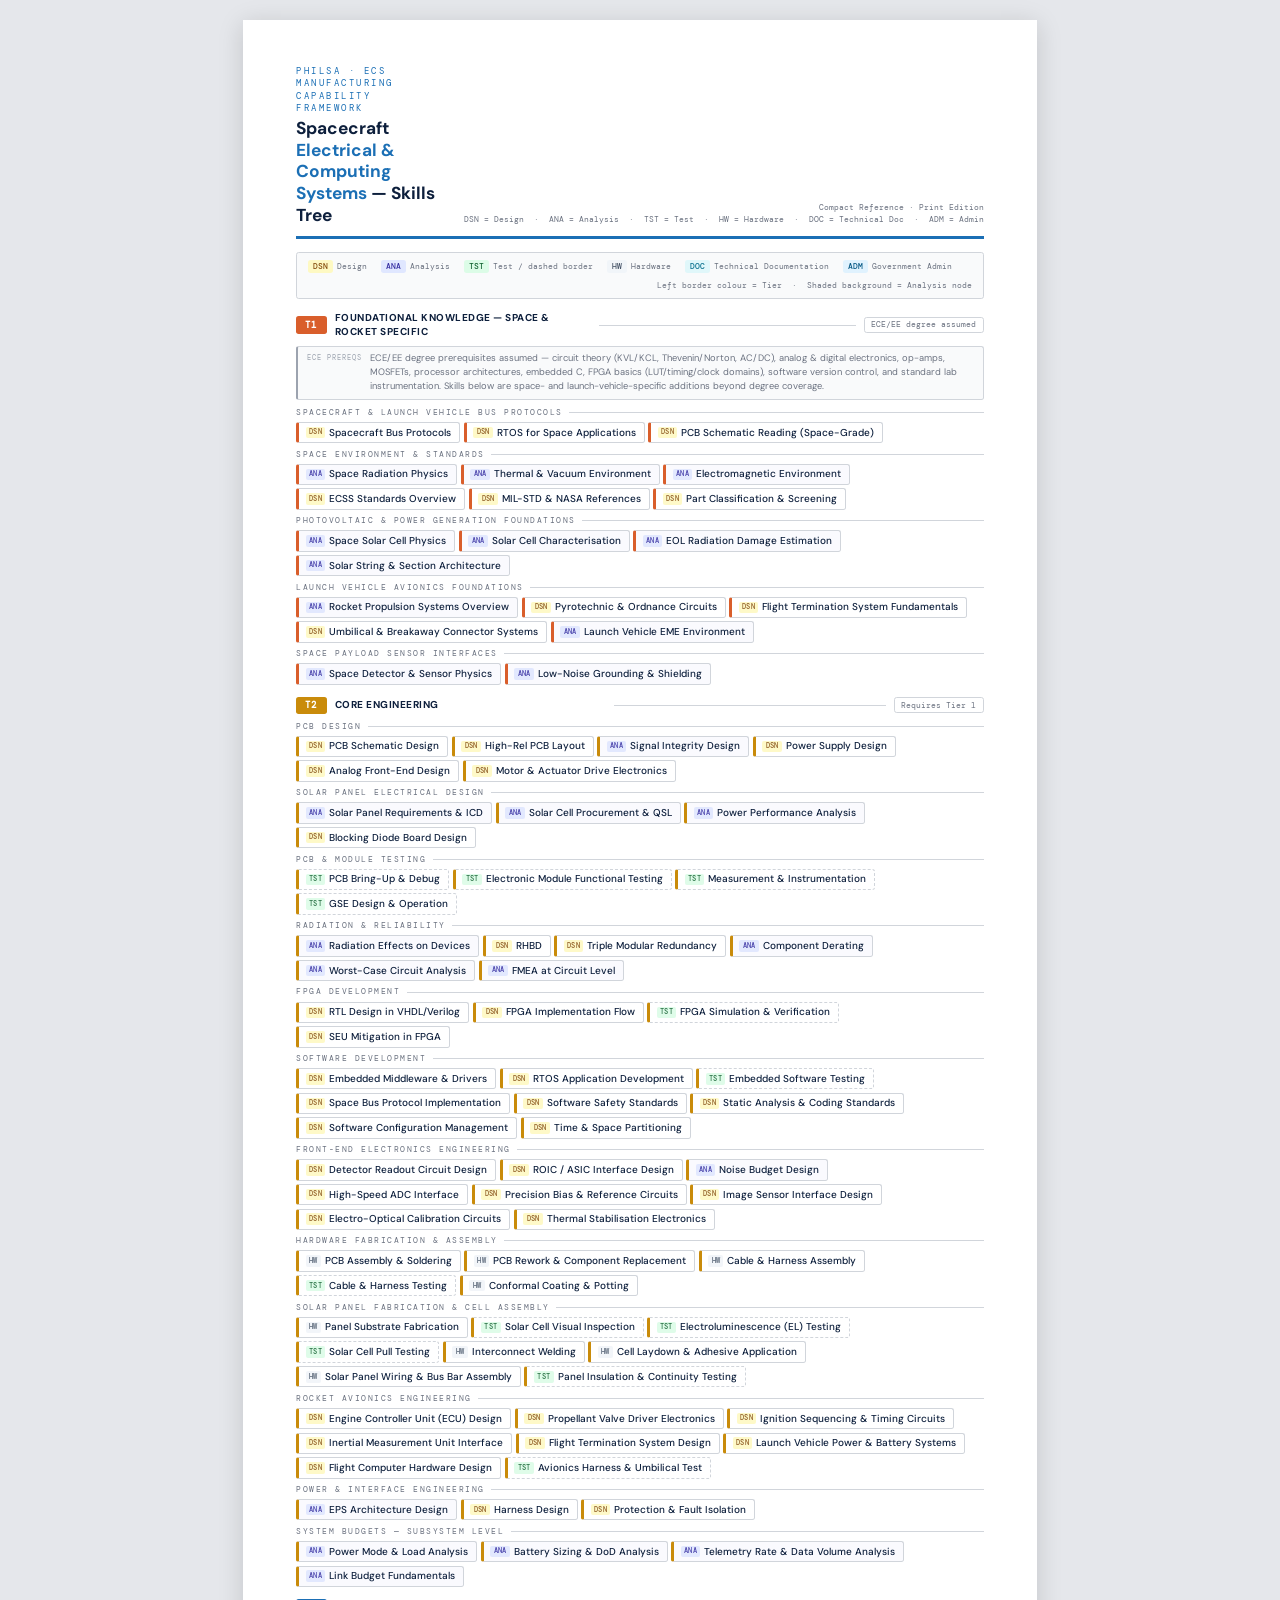
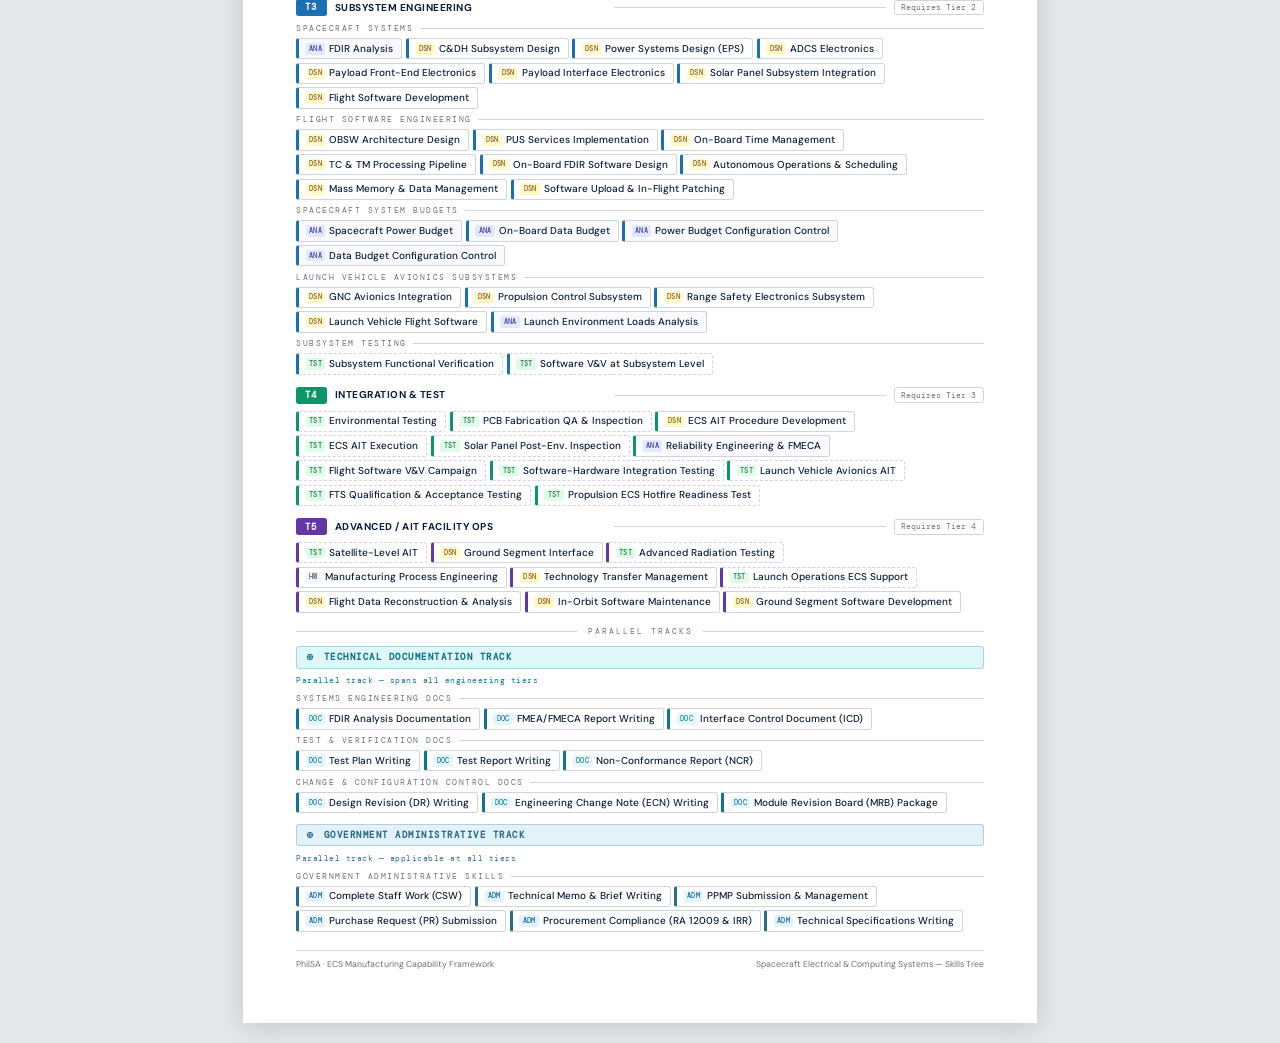
<file: satellite-skills-tree-print.html>
<!DOCTYPE html>
<html lang="en">
<head>
<meta charset="UTF-8">
<meta name="viewport" content="width=device-width, initial-scale=1.0">
<title>Spacecraft ECS Skills — Print Version</title>
<link href="https://fonts.googleapis.com/css2?family=DM+Sans:wght@400;500;600;700&family=DM+Mono:wght@400;500&display=swap" rel="stylesheet">
<style>
/* ── PAGE SETUP ── */
@page {
  size: A4;
  margin: 12mm 14mm 14mm 14mm;
}

:root {
  --navy:#0D1F3C; --slate:#374151; --muted:#6B7280; --div:#D1D5DB;
  --t1:#D95E2B; --t1l:#FDF0EA;
  --t2:#C98B0A; --t2l:#FEF7E0;
  --t3:#1B6FB5; --t3l:#E4EFF9;
  --t4:#0B9668; --t4l:#DFF5EE;
  --t5:#6537A3; --t5l:#EEE8F8;
  --tt:#0E7490; --ttl:#E0F7FA;
  --ta:#2C6E8A; --tal:#E3F2F8;
}

* { box-sizing: border-box; margin: 0; padding: 0; }

body {
  font-family: 'DM Sans', sans-serif;
  background: white;
  color: var(--slate);
  font-size: 9.5pt;
  line-height: 1.4;
}

/* ── SCREEN PREVIEW WRAPPER ── */
@media screen {
  body { background: #E5E7EB; padding: 20px; }
  .page { background: white; max-width: 210mm; margin: 0 auto; padding: 12mm 14mm 14mm 14mm; box-shadow: 0 4px 24px rgba(0,0,0,0.15); }
}
@media print {
  body { background: white; }
  .page { padding: 0; }
}

/* ── HEADER ── */
.page-header {
  border-bottom: 2.5pt solid var(--t3);
  padding-bottom: 7pt;
  margin-bottom: 10pt;
  display: flex;
  align-items: flex-end;
  justify-content: space-between;
  gap: 16pt;
}
.eyebrow {
  font-family: 'DM Mono', monospace;
  font-size: 6.5pt;
  letter-spacing: 2.5px;
  color: var(--t3);
  text-transform: uppercase;
  margin-bottom: 3pt;
}
.page-header h1 {
  font-size: 13pt;
  font-weight: 700;
  color: var(--navy);
  line-height: 1.25;
}
.page-header h1 span { color: var(--t3); }
.header-meta {
  font-family: 'DM Mono', monospace;
  font-size: 6pt;
  color: var(--muted);
  text-align: right;
  white-space: nowrap;
  line-height: 1.6;
}

/* ── LEGEND ── */
.legend {
  display: flex;
  flex-wrap: wrap;
  gap: 5pt 10pt;
  margin-bottom: 9pt;
  padding: 5pt 8pt;
  border: 0.5pt solid var(--div);
  border-radius: 2pt;
  background: #F9FAFB;
}
.legend-item {
  display: flex;
  align-items: center;
  gap: 3pt;
  font-family: 'DM Mono', monospace;
  font-size: 6pt;
  color: var(--muted);
}
.legend-chip {
  font-family: 'DM Mono', monospace;
  font-size: 6pt;
  font-weight: 500;
  padding: 1pt 4pt;
  border-radius: 2pt;
}

/* ── TIER BLOCK ── */
.tier-block {
  margin-bottom: 9pt;
  page-break-inside: avoid;
}
.tier-hdr {
  display: flex;
  align-items: center;
  gap: 6pt;
  margin-bottom: 5pt;
}
.tier-pill {
  font-family: 'DM Mono', monospace;
  font-size: 6.5pt;
  font-weight: 600;
  letter-spacing: 1px;
  color: white;
  padding: 2pt 7pt;
  border-radius: 2pt;
  flex-shrink: 0;
}
.tier-title {
  font-size: 7.5pt;
  font-weight: 700;
  color: var(--navy);
  letter-spacing: 0.5px;
  text-transform: uppercase;
  flex: 1;
}
.tier-line { flex: 1; height: 0.5pt; background: var(--div); }
.tier-prereq {
  font-family: 'DM Mono', monospace;
  font-size: 6pt;
  color: var(--muted);
  padding: 1pt 5pt;
  border: 0.5pt solid var(--div);
  border-radius: 2pt;
  white-space: nowrap;
}

/* ── PREREQ BANNER ── */
.prereq-banner {
  display: flex;
  gap: 6pt;
  align-items: flex-start;
  background: #F9FAFB;
  border: 0.5pt solid var(--div);
  border-left: 2pt solid #9CA3AF;
  border-radius: 2pt;
  padding: 4pt 7pt;
  margin-bottom: 5pt;
  page-break-inside: avoid;
}
.prereq-banner-label {
  font-family: 'DM Mono', monospace;
  font-size: 5.5pt;
  letter-spacing: 1px;
  color: #9CA3AF;
  text-transform: uppercase;
  white-space: nowrap;
  padding-top: 1pt;
}
.prereq-banner-body {
  font-size: 7pt;
  color: #6B7280;
  line-height: 1.5;
}

/* ── GROUP ── */
.group-block {
  margin-bottom: 4pt;
  page-break-inside: avoid;
}
.group-label {
  font-family: 'DM Mono', monospace;
  font-size: 6pt;
  letter-spacing: 1.5px;
  color: var(--muted);
  text-transform: uppercase;
  margin-bottom: 3pt;
  display: flex;
  align-items: center;
  gap: 5pt;
}
.group-label-rule { flex: 1; height: 0.5pt; background: var(--div); }

/* ── NODES ── */
.tree-nodes { display: flex; flex-wrap: wrap; gap: 2.5pt; }

.node {
  display: inline-flex;
  align-items: center;
  gap: 3pt;
  padding: 2pt 6pt 2pt 5pt;
  border-radius: 2pt;
  font-size: 7.5pt;
  font-weight: 500;
  color: var(--navy);
  background: white;
  border: 0.5pt solid var(--div);
  border-left: 2.5pt solid;
  white-space: nowrap;
}
.node.is-test { border-style: dashed; border-left-style: solid; }
.node.is-analysis { background: #FAFAFE; }
.ntype {
  font-family: 'DM Mono', monospace;
  font-size: 5.5pt;
  letter-spacing: 0.3px;
  padding: 0.5pt 2.5pt;
  border-radius: 1.5pt;
  opacity: 0.9;
}

/* ── SECTION DIVIDER (for tracks) ── */
.section-divider {
  display: flex;
  align-items: center;
  gap: 8pt;
  margin: 10pt 0 7pt;
}
.section-divider-line { flex: 1; height: 0.5pt; background: var(--div); }
.section-divider-label {
  font-family: 'DM Mono', monospace;
  font-size: 6pt;
  letter-spacing: 2px;
  color: var(--muted);
  text-transform: uppercase;
}

/* ── TRACK BLOCK ── */
.track-block {
  margin-bottom: 8pt;
  page-break-inside: avoid;
}
.track-hdr {
  display: flex;
  align-items: center;
  gap: 6pt;
  padding: 3pt 7pt;
  border-radius: 2pt;
  margin-bottom: 5pt;
  font-family: 'DM Mono', monospace;
  font-size: 6.5pt;
  font-weight: 600;
  letter-spacing: 1.5px;
  text-transform: uppercase;
}
.track-note {
  font-family: 'DM Mono', monospace;
  font-size: 6pt;
  margin-bottom: 5pt;
  letter-spacing: 0.5px;
}

/* ── SIDE NODES (used for track items, same style as main nodes) ── */
.side-nodes { display: flex; flex-wrap: wrap; gap: 2.5pt; }

/* ── FOOTNOTE ── */
.footnote {
  margin-top: 14pt;
  padding-top: 5pt;
  border-top: 0.5pt solid var(--div);
  font-size: 6.5pt;
  color: var(--muted);
  display: flex;
  justify-content: space-between;
}

/* ── PRINT: suppress screen-only elements ── */
@media print {
  .no-print { display: none !important; }
  a { text-decoration: none; color: inherit; }
}
</style>
</head>
<body>
<div class="page">

<!-- ── HEADER ── -->
<header class="page-header">
  <div>
    <div class="eyebrow">PhilSA · ECS Manufacturing Capability Framework</div>
    <h1>Spacecraft <span>Electrical &amp; Computing Systems</span> — Skills Tree</h1>
  </div>
  <div class="header-meta">
    Compact Reference · Print Edition<br>
    DSN = Design &nbsp;·&nbsp; ANA = Analysis &nbsp;·&nbsp; TST = Test &nbsp;·&nbsp; HW = Hardware &nbsp;·&nbsp; DOC = Technical Doc &nbsp;·&nbsp; ADM = Admin
  </div>
</header>

<!-- ── LEGEND ── -->
<div class="legend">
  <div class="legend-item"><span class="legend-chip" style="background:#FEF9C3;color:#854D0E">DSN</span> Design</div>
  <div class="legend-item"><span class="legend-chip" style="background:#E0E7FF;color:#3730A3">ANA</span> Analysis</div>
  <div class="legend-item"><span class="legend-chip" style="background:#DCFCE7;color:#166534">TST</span> Test / dashed border</div>
  <div class="legend-item"><span class="legend-chip" style="background:#F1F5F9;color:#475569">HW</span> Hardware</div>
  <div class="legend-item"><span class="legend-chip" style="background:#E0F7FA;color:#0E7490">DOC</span> Technical Documentation</div>
  <div class="legend-item"><span class="legend-chip" style="background:#E0F2FE;color:#075985">ADM</span> Government Admin</div>
  <div class="legend-item" style="margin-left:auto;font-size:6pt;color:var(--muted)">Left border colour = Tier &nbsp;·&nbsp; Shaded background = Analysis node</div>
</div>

<div id="content"></div>

<div class="footnote">
  <span>PhilSA · ECS Manufacturing Capability Framework</span>
  <span>Spacecraft Electrical &amp; Computing Systems — Skills Tree</span>
</div>

</div><!-- end .page -->

<script>
const TYPE_META = {
  design:  { label:"DSN", bg:"#FEF9C3", color:"#854D0E" },
  analysis:{ label:"ANA", bg:"#E0E7FF", color:"#3730A3" },
  test:    { label:"TST", bg:"#DCFCE7", color:"#166534" },
  hw:      { label:"HW",  bg:"#F1F5F9", color:"#475569" },
  system:  { label:"SYS", bg:"#EDE9FE", color:"#5B21B6" },
  admin:   { label:"ADM", bg:"#E0F2FE", color:"#075985" },
  tech:    { label:"DOC", bg:"#E0F7FA", color:"#0E7490" },
};

const TIERS = [
  {
    num:1, color:"#D95E2B", light:"#FDF0EA", label:"FOUNDATIONAL KNOWLEDGE — SPACE & ROCKET SPECIFIC", prereq:"ECE/EE degree assumed",
    prereqBanner:"ECE/EE degree prerequisites assumed — circuit theory (KVL/KCL, Thevenin/Norton, AC/DC), analog & digital electronics, op-amps, MOSFETs, processor architectures, embedded C, FPGA basics (LUT/timing/clock domains), software version control, and standard lab instrumentation. Skills below are space- and launch-vehicle-specific additions beyond degree coverage.",
    groups:[
      { label:"Spacecraft & Launch Vehicle Bus Protocols", nodes:[
        { type:"design", title:"Spacecraft Bus Protocols",           tag:"RS-422, SpaceWire, MIL-STD-1553, CAN FD",  desc:"Spacecraft-specific bus protocols: RS-422 differential links, SpaceWire (ECSS-E-ST-50-12), MIL-STD-1553 BC/RT/BM, CAN FD for launch vehicle use.", prereq:"Digital logic, embedded C (degree)" },
        { type:"design", title:"RTOS for Space Applications",        tag:"RTEMS, FreeRTOS-MPU, scheduling, FDIR tasks",desc:"Space-grade RTOS: RTEMS configuration, FreeRTOS-MPU for memory protection, priority ceiling, FDIR task architecture, WCET analysis.", prereq:"RTOS concepts (degree)" },
        { type:"design", title:"PCB Schematic Reading (Space-Grade)",tag:"ECSS net naming, EMC shields, hi-rel symbols", desc:"Space-specific schematic conventions: ECSS-compliant net naming, redundant signal paths, EMC shielding symbols, hi-rel component conventions.", prereq:"Schematic reading (degree)" },
      ]},
      { label:"Space Environment & Standards", nodes:[
        { type:"analysis", title:"Space Radiation Physics",           tag:"TID, SEE, NIEL, Van Allen",                desc:"Ionizing radiation sources, TID accumulation, SEE mechanisms.", prereq:"None" },
        { type:"analysis", title:"Thermal & Vacuum Environment",     tag:"Eclipse cycles, radiator sizing, outgassing",desc:"Orbital thermal environment, eclipse fractions, basic radiator sizing, outgassing rules.", prereq:"None" },
        { type:"analysis", title:"Electromagnetic Environment",      tag:"EMI sources, grounding philosophy",         desc:"Space EMI sources, conducted/radiated emission paths, cable shielding fundamentals.", prereq:"AC signal theory (degree)" },
        { type:"design",   title:"ECSS Standards Overview",          tag:"ECSS-E, ECSS-Q, ECSS-M",                  desc:"Structure and applicability of ECSS standard families.", prereq:"None" },
        { type:"design",   title:"MIL-STD & NASA References",        tag:"MIL-STD-461/1553, NASA-HDBK-8739",        desc:"Key US standards: EMC (461), data bus (1553), reliability handbooks.", prereq:"ECSS Overview" },
        { type:"design",   title:"Part Classification & Screening",  tag:"EEE-INST-002, MIL-PRF-38535, upscreening", desc:"Space/mil/industrial part grades, lot acceptance, part approval lists, upscreening.", prereq:"ECSS Overview" },
      ]},
      { label:"Photovoltaic & Power Generation Foundations", nodes:[
        { type:"analysis", title:"Space Solar Cell Physics",          tag:"Triple-junction III-V, Isc/Voc, fill factor, AM0", desc:"Space solar cell operation: III-V triple-junction architecture, AM0 spectrum, Isc/Voc, fill factor.", prereq:"Semiconductor physics (degree)" },
        { type:"analysis", title:"Solar Cell Characterisation",       tag:"I-V curve, current class, Pmax, temp. coefficients",  desc:"Reading cell measurement data: I-V curve, current class matching, Pmax, temperature coefficients of Voc and Isc.", prereq:"Space Solar Cell Physics" },
        { type:"analysis", title:"EOL Radiation Damage Estimation",   tag:"SPENVIS, cover glass loss, micrometeorite loss",       desc:"End-of-life degradation via SPENVIS: radiation fluence, cover glass and micrometeorite loss factors, BOL-to-EOL power margin.", prereq:"Space Radiation Physics, Space Solar Cell Physics" },
        { type:"analysis", title:"Solar String & Section Architecture",tag:"Series strings, blocking diodes, BCR topology, FDIR", desc:"Solar panel electrical architecture: series strings, blocking diodes, BCR grouping, FDIR of string/section loss.", prereq:"Space Solar Cell Physics" },
      ]},
      { label:"Launch Vehicle Avionics Foundations", nodes:[
        { type:"analysis", title:"Rocket Propulsion Systems Overview", tag:"LRE, SRM, hybrid, thrust vector control",   desc:"Launch vehicle propulsion concepts for ECS engineers: liquid/solid/hybrid motors, TVC, propellant types and their avionics implications.", prereq:"None" },
        { type:"design",   title:"Pyrotechnic & Ordnance Circuits",   tag:"Squib drivers, EED, CDU, arming logic",    desc:"Electroexplosive device initiation: CDUs, bridgewire/semiconductor EED, arming/safing logic, DFPU, MIL-STD-1512 compliance.", prereq:"Digital logic, DC circuits (degree)" },
        { type:"design",   title:"Flight Termination System Fundamentals", tag:"FTS receiver, destruct signal, range safety", desc:"Range safety FTS requirements: dual-chain receivers, ARM/FIRE command decoding, destruct output actuation.", prereq:"Pyrotechnic & Ordnance Circuits" },
        { type:"design",   title:"Umbilical & Breakaway Connector Systems", tag:"Zero-second umbilical, electrical disconnect, pin coding", desc:"Launch umbilical interfaces: retractable and breakaway connectors, power handover at T-0, pin coding, continuity verification.", prereq:"None" },
        { type:"analysis", title:"Launch Vehicle EME Environment",    tag:"Motor ignition transients, ESD, RF keep-out",desc:"Propulsion-induced EME: ignition transients, plume RF attenuation, propellant vapour ESD hazard zones.", prereq:"Electromagnetic Environment" },
      ]},
      { label:"Space Payload Sensor Interfaces", nodes:[
        { type:"analysis", title:"Space Detector & Sensor Physics",   tag:"Photodiodes, CCD/CMOS, bolometers, quantum eff.", desc:"Payload detector physics: quantum efficiency, dark current vs. temperature, detector-limited noise, CCD vs. CMOS trade-offs for space.", prereq:"Analog electronics (degree)" },
        { type:"analysis", title:"Low-Noise Grounding & Shielding",  tag:"Single-point GND, guard rings, diff. signal",desc:"Low-noise grounding for space payloads: single-point vs multi-point ground, guard traces, Faraday shielding, differential signalling in space EMI contexts.", prereq:"Electromagnetic Environment, analog electronics (degree)" },
      ]},
    ]
  },
  {
    num:2, color:"#C98B0A", light:"#FEF7E0", label:"CORE ENGINEERING", prereq:"Requires Tier 1",
    groups:[
      { label:"PCB Design", nodes:[
        { type:"design",   title:"PCB Schematic Design",              tag:"Hierarchical sheets, ERC, ECO",            desc:"Professional schematic authoring, hierarchical sheets, ERC, ECO management.", prereq:"PCB Schematic Reading (Space-Grade)" },
        { type:"design",   title:"High-Rel PCB Layout",               tag:"IPC Class 3, impedance ctrl, via-in-pad",  desc:"Space-grade PCB layout: controlled impedance, thermal relief, IPC-A-610 Class 3.", prereq:"PCB Schematic Design" },
        { type:"analysis", title:"Signal Integrity Design",           tag:"Transmission lines, crosstalk, eye diagram", desc:"High-speed PCB: impedance, termination, crosstalk, eye diagram analysis.", prereq:"High-Rel PCB Layout, AC signal theory (degree)" },
        { type:"design",   title:"Power Supply Design",               tag:"Buck, boost, LDO, feedback loop",           desc:"SMPS and linear regulators: topology, compensation, EMI filtering, efficiency.", prereq:"Analog electronics (degree)" },
        { type:"design",   title:"Analog Front-End Design",           tag:"Low-noise amp, instrumentation amp, ADC drive",desc:"Sensor interface: instrumentation amps, low-noise design, precision ADC driving.", prereq:"Analog electronics (degree)" },
        { type:"design",   title:"Motor & Actuator Drive Electronics",tag:"BLDC, H-bridge, PWM, current sense",        desc:"Driver circuits for reaction wheels and magnetorquers.", prereq:"Power Supply Design" },
      ]},
      { label:"Solar Panel Electrical Design", nodes:[
        { type:"analysis", title:"Solar Panel Requirements & ICD",    tag:"String/section pin-out, wiring diagrams, redundancy", desc:"Solar panel electrical requirements and ICD: string/section connector assignments, wiring diagrams, redundancy routing.", prereq:"Solar String Architecture, PCB Schematic Design" },
        { type:"analysis", title:"Solar Cell Procurement & QSL",      tag:"Supplier selection, procurement spec, QSL report",    desc:"Solar cell procurement: supplier evaluation, reading data sheets, writing procurement specs, preparing QSL report.", prereq:"Solar Cell Characterisation, ECSS Standards" },
        { type:"analysis", title:"Power Performance Analysis",        tag:"STK sim, eclipse fraction, EOL worst-case power",     desc:"Solar power yield per face: STK-based sun angles, temperature-dependent Voc/Isc, power-safe condition at EOL.", prereq:"EOL Radiation Damage, Solar String Architecture" },
        { type:"design",   title:"Blocking Diode Board Design",       tag:"String isolation diodes, forward drop, thermal",      desc:"Blocking diode board: diode selection, forward voltage drop budget, thermal management, section-level wiring interface.", prereq:"Solar Panel Requirements & ICD, Power Supply Design" },
      ]},
      { label:"PCB & Module Testing", nodes:[
        { type:"test",     title:"PCB Bring-Up & Debug",              tag:"Power sequencing, scope, JTAG",            desc:"Systematic board bring-up: power rail sequencing, oscilloscope probing, JTAG debug.", prereq:"PCB Schematic Design, PCB Layout" },
        { type:"test",     title:"Electronic Module Functional Testing",tag:"Test scripts, loopback, stimulus-response",desc:"Functional verification: stimulus-response, boundary scan, test scripts.", prereq:"PCB Bring-Up & Debug" },
        { type:"test",     title:"Measurement & Instrumentation",     tag:"DMM, oscilloscope, spectrum analyser, LCR", desc:"Correct use of lab instruments for electronics characterisation.", prereq:"DC Circuit, AC & Signal (degree)" },
        { type:"test",     title:"GSE Design & Operation",            tag:"Test harness, breakout boards, adapters",   desc:"Ground support equipment: test harness wiring, breakout boards.", prereq:"Electronic Module Testing" },
      ]},
      { label:"Radiation & Reliability", nodes:[
        { type:"analysis", title:"Radiation Effects on Devices",      tag:"Gate oxide, latch-up, bit-flip",           desc:"Device radiation effects: oxide trapping (TID), latch-up, SEUs in SRAM/flip-flops.", prereq:"Space Radiation Physics, analog electronics (degree)" },
        { type:"design",   title:"RHBD",                              tag:"Guard rings, enclosed FETs, ELT layout",   desc:"Radiation-hardened by design: enclosed transistors, guard rings, annular MOSFETs.", prereq:"Radiation Effects on Devices, High-Rel PCB Layout" },
        { type:"design",   title:"Triple Modular Redundancy",         tag:"TMR voters, EDAC, FPGA scrubbing",         desc:"System fault tolerance: TMR voters, majority logic, FPGA scrubbing, EDAC.", prereq:"FPGA basics (degree), Radiation Effects on Devices" },
        { type:"analysis", title:"Component Derating",                tag:"ECSS-Q-ST-30-11, voltage/temp margins",    desc:"Applying derating guidelines per ECSS-Q-ST-30-11.", prereq:"ECSS Standards Overview, analog electronics (degree)" },
        { type:"analysis", title:"Worst-Case Circuit Analysis",       tag:"WCCA, tolerance stack-up, Monte Carlo",    desc:"WCCA: tolerance stack-up, end-of-life drift, temperature variation, Monte Carlo.", prereq:"Component Derating, analog electronics (degree)" },
        { type:"analysis", title:"FMEA at Circuit Level",             tag:"FMEA worksheet, criticality, SPF ID",      desc:"Circuit-level FMEA: failure mode ID, criticality ranking, single-point failure elimination.", prereq:"Component Derating, WCCA" },
      ]},
      { label:"FPGA Development", nodes:[
        { type:"design",   title:"RTL Design in VHDL/Verilog",        tag:"Synthesisable RTL, FSM coding",            desc:"Synthesisable RTL: concurrent/sequential statements, clocking, reset, testbenches.", prereq:"FPGA basics (degree), digital logic (degree)" },
        { type:"design",   title:"FPGA Implementation Flow",          tag:"Synthesis, P&R, STA, timing closure",      desc:"FPGA flow: synthesis, place-and-route, static timing analysis, bitstream.", prereq:"RTL Design in VHDL/Verilog" },
        { type:"test",     title:"FPGA Simulation & Verification",    tag:"Testbenches, waveform, code coverage",     desc:"FPGA verification: testbench authoring, waveform review, co-simulation, coverage.", prereq:"RTL Design in VHDL/Verilog" },
        { type:"design",   title:"SEU Mitigation in FPGA",            tag:"TMR in fabric, scrubbing, EDAC in BRAM",   desc:"FPGA radiation mitigation: TMR in fabric, configuration scrubbing, EDAC in block RAM.", prereq:"Triple Modular Redundancy, FPGA Implementation Flow" },
      ]},
      { label:"Software Development", nodes:[
        { type:"design",   title:"Embedded Middleware & Drivers",      tag:"HAL, peripheral drivers, ISR, DMA",       desc:"Peripheral drivers (UART, SPI, I2C), HAL, ISR design, DMA configuration.", prereq:"Embedded C (degree), Spacecraft Bus Protocols" },
        { type:"design",   title:"RTOS Application Development",      tag:"FreeRTOS/RTEMS, tasks, queues, timers",    desc:"RTOS application design: task decomposition, messaging, timers, stack sizing.", prereq:"RTOS for Space Applications, Embedded Middleware & Drivers" },
        { type:"test",     title:"Embedded Software Testing",         tag:"Unit test, HW mock, MISRA-C, coverage",    desc:"Embedded unit testing, HW mocking, code coverage, MISRA-C static analysis.", prereq:"RTOS Application Development" },
        { type:"design",   title:"Space Bus Protocol Implementation", tag:"SpaceWire, MIL-STD-1553, CCSDS PUS",      desc:"SpaceWire link layer, 1553 BC/RT/BM roles, CCSDS Packet Utilization Standard.", prereq:"RTL Design in VHDL/Verilog, Embedded Middleware & Drivers" },
        { type:"design",   title:"Software Safety Standards",         tag:"ECSS-E-ST-40C, DO-178C concepts, SIL",    desc:"Space and aviation SW safety standards: ECSS-E-ST-40C software engineering process, DO-178C design assurance levels (DAL A–E), safety integrity levels, software criticality classification, independence in verification.", prereq:"RTOS Application Development, ECSS Standards Overview" },
        { type:"design",   title:"Static Analysis & Coding Standards",tag:"MISRA-C:2012, Polyspace, CERTC, McCabe",  desc:"Safety-critical coding standards: MISRA-C:2012 rule compliance, CERTC secure coding, Polyspace/CodeSonar static analysis for run-time errors, cyclomatic complexity, obligatory/advisory rule management.", prereq:"Embedded Software Testing, Software Safety Standards" },
        { type:"design",   title:"Software Configuration Management", tag:"Baseline, build config, CMMI, release control",desc:"Flight SW configuration control: establishing software baselines, build reproducibility, CCB process, CMMI-aligned CM practices, CI identification, release packaging and export.", prereq:"Software Version Control (degree), Embedded Middleware & Drivers" },
        { type:"design",   title:"Time & Space Partitioning",         tag:"ARINC 653, XtratuM, partition scheduling", desc:"Mixed-criticality partitioning: ARINC 653 partition model, hypervisor-based isolation (XtratuM, PikeOS), inter-partition communication (sampling/queuing ports), partition restart and system recovery.", prereq:"RTOS Application Development, Software Safety Standards" },
      ]},
      { label:"Front-End Electronics Engineering", nodes:[
        { type:"design",   title:"Detector Readout Circuit Design",   tag:"TIA, CDS, charge amp, CTIA",              desc:"Readout topologies: TIA, charge-sensitive amps, correlated double sampling, CTIA.", prereq:"Analog Front-End Design, Space Detector & Sensor Physics" },
        { type:"design",   title:"ROIC / ASIC Interface Design",      tag:"ROIC clocking, bias generation, mux output",desc:"ROIC interfacing: clock sequencing, bias supply circuits, multiplexed analog output.", prereq:"Detector Readout Circuit Design, FPGA basics (degree)" },
        { type:"analysis", title:"Noise Budget Design",               tag:"RTI noise allocation, SNR target, lifetime",desc:"Top-down noise budgeting: RTI allocations, SNR targets across temp and radiation lifetime.", prereq:"Low-Noise Grounding & Shielding, Detector Readout Circuit Design" },
        { type:"design",   title:"High-Speed ADC Interface",         tag:"SAR vs sigma-delta, LVDS, clock jitter",   desc:"ADC selection and interfacing: architectures, LVDS output, clock jitter impact on SNR.", prereq:"Signal Integrity Design, analog electronics (degree)" },
        { type:"design",   title:"Precision Bias & Reference Circuits",tag:"Bandgap ref, current mirror, DAC-trim",  desc:"Bias sources: bandgap references, current mirrors, DAC-based trimming, tempco management.", prereq:"Component Derating, analog electronics (degree)" },
        { type:"design",   title:"Image Sensor Interface Design",     tag:"CCD clocking, CMOS rolling/global shutter",desc:"Imaging sensor I/F: CCD multi-phase clocking, CMOS rolling/global shutter control.", prereq:"ROIC / ASIC Interface Design, Detector Readout Circuit Design" },
        { type:"design",   title:"Electro-Optical Calibration Circuits",tag:"Dark subtract, flat-field, offset/gain DAC",desc:"Calibration circuits: dark subtraction, flat-field injection, DAC-based offset/gain correction.", prereq:"Detector Readout Circuit Design, analog electronics (degree)" },
        { type:"design",   title:"Thermal Stabilisation Electronics", tag:"TEC driver, PID loop, thermistor readout", desc:"Temperature control: TEC/Peltier drivers, thermistor readout, PID implementation, heater switching.", prereq:"Precision Bias & Reference Circuits, Motor & Actuator Drive Electronics" },
      ]},
      { label:"Hardware Fabrication & Assembly", nodes:[
        { type:"hw",       title:"PCB Assembly & Soldering",          tag:"SMT reflow, hand solder, IPC Class 3",     desc:"SMT placement and reflow, hand soldering, IPC-A-610 Class 3 workmanship.", prereq:"PCB Schematic Reading (Space-Grade)" },
        { type:"hw",       title:"PCB Rework & Component Replacement",tag:"BGA reball, hot-air, pad repair",          desc:"BGA rework, hot-air station, solder bridge removal, pad lifting repair.", prereq:"PCB Assembly & Soldering" },
        { type:"hw",       title:"Cable & Harness Assembly",          tag:"Crimping, MIL-C-38999 connector, coax term.",desc:"Wire stripping, crimping to MIL-C-22520, connector pin insertion, coax termination.", prereq:"PCB Schematic Reading (Space-Grade)" },
        { type:"test",     title:"Cable & Harness Testing",           tag:"Continuity, hi-pot, shield integrity",     desc:"Post-build harness verification: continuity, insulation resistance, hi-pot, shield test.", prereq:"Cable & Harness Assembly" },
        { type:"hw",       title:"Conformal Coating & Potting",       tag:"Acrylic/silicone coating, masking, cure",  desc:"Conformal coating application (spray/brush/dip), masking, UV cure inspection.", prereq:"PCB Assembly & Soldering" },
      ]},
      { label:"Solar Panel Fabrication & Cell Assembly", nodes:[
        { type:"hw",       title:"Panel Substrate Fabrication",       tag:"Honeycomb core, skin cutting, vacuum bag, autoclave", desc:"Panel structural substrate: core cutting/degreasing, skin trimming, bonding, vacuum bagging, autoclave cure (120°C).", prereq:"PCB Schematic Reading (Space-Grade)" },
        { type:"test",     title:"Solar Cell Visual Inspection",      tag:"Metallisation, coverglass, edge/corner chips, interconnect",desc:"IPC-compliant SCA incoming inspection: rear metallisation, edge/corner chip limits, coverglass defects, interconnect integrity.", prereq:"Solar Cell Characterisation, Measurement & Instrumentation" },
        { type:"test",     title:"Electroluminescence (EL) Testing",  tag:"Forward bias, voltage ramp, EL defect criteria",      desc:"EL testing of cells, strings, and panels: darkroom setup, 100mA forward bias, comparison against EL defect criteria.", prereq:"Solar Cell Visual Inspection, DC Circuit Analysis (degree)" },
        { type:"test",     title:"Solar Cell Pull Testing",           tag:">300g pass criterion, pull test report, bondtester",   desc:"Destructive interconnect weld pull testing: tensile pull (Dage bondtester), >300g pass, pull-off vs slip-off mode recording.", prereq:"Solar Cell Visual Inspection" },
        { type:"hw",       title:"Interconnect Welding",              tag:"Parallel gap/ultrasonic welder, vacuum jig, weld log", desc:"Welding cell interconnects: vacuum jig, parallel gap or ultrasonic welder, per-string documentation, string EL and voltage check.", prereq:"Solar Cell Pull Testing, Cable & Harness Assembly" },
        { type:"hw",       title:"Cell Laydown & Adhesive Application",tag:"SP120 primer, CV-2566, speed mixer, vacuum bag −0.1bar", desc:"Bonding cell strings to substrate: SP120 primer, CV-2566 adhesive mixing, vacuum de-bubbling, −0.1 bar vacuum bag, 12h cure.", prereq:"Interconnect Welding, Panel Substrate Fabrication" },
        { type:"hw",       title:"Solar Panel Wiring & Bus Bar Assembly",tag:"Silver bus bars, PT sensor crimp, front/rear potting", desc:"Panel electrical completion: silver bus bar cutting, Rosemount PT sensor crimping, bus bar and wire welding, front/rear potting, Kapton taping.", prereq:"Cell Laydown, Cable & Harness Assembly, Pull Testing" },
        { type:"test",     title:"Panel Insulation & Continuity Testing",tag:"≥100kΩ insulation, string voltage, RM sensor resistance", desc:"Panel electrical verification: insulation resistance ≥100kΩ, continuity of all wired components, string voltage check, RM sensor resistance.", prereq:"Solar Panel Wiring & Bus Bar Assembly, Measurement & Instrumentation" },
      ]},
      { label:"Rocket Avionics Engineering", nodes:[
        { type:"design",   title:"Engine Controller Unit (ECU) Design",tag:"Solenoid valve sequencing, thrust command, EDL",desc:"ECU hardware and firmware: valve command sequencing (pre-chill, prime, ignition, shutdown), thrust command decoding, watchdog architecture.", prereq:"Embedded Middleware & Drivers, Bus & Interface Protocols, Propulsion Overview" },
        { type:"design",   title:"Propellant Valve Driver Electronics",tag:"Solenoid PWM, current sense, open/close verify",desc:"High-current solenoid valve drivers: H-bridge topologies, PWM current control, valve position verify via current signature, snubber design.", prereq:"Motor & Actuator Drive Electronics, Protection & Fault Isolation" },
        { type:"design",   title:"Ignition Sequencing & Timing Circuits",tag:"Countdown logic, T-0 sync, CDU firing pulse",desc:"Launch sequence controller: countdown state machine, T-0 synchronisation, hold/recycle logic, CDU fire pulse shaping.", prereq:"Pyrotechnic & Ordnance Circuits, RTOS Application Development" },
        { type:"design",   title:"Inertial Measurement Unit Interface", tag:"IMU SPI/RS-422, quaternion output, health mon.",desc:"IMU data acquisition: SPI/RS-422 framing, quaternion and angular rate parsing, IMU health monitoring, dual-IMU voting.", prereq:"Spacecraft Bus Protocols, Analog Front-End Design" },
        { type:"design",   title:"Flight Termination System Design",   tag:"Dual-chain FTS, safe/arm, RF receiver I/F",desc:"FTS electronics design: redundant RF receiver interfaces, ARM/FIRE command validation, latching destruct relay drivers, FTS battery conditioning.", prereq:"FTS Fundamentals, Power Supply Design, Protection & Fault Isolation" },
        { type:"design",   title:"Launch Vehicle Power & Battery Systems",tag:"Launch battery, T-0 handover, distribution",desc:"LV avionics power: silver-zinc and Li primary batteries, umbilical-to-internal handover at T-0, pyro bus isolation, current-limited PDU.", prereq:"EPS Architecture Design, Pyrotechnic & Ordnance Circuits" },
        { type:"design",   title:"Flight Computer Hardware Design",    tag:"Redundant CPU, watchdog, NVRAM, FPGA co-proc", desc:"Avionics flight computer: dual/triple-redundant CPU boards, hardware watchdog, NVRAM mission parameter storage, FPGA co-processor.", prereq:"Triple Modular Redundancy, Processor Architectures (degree), FPGA Development" },
        { type:"test",     title:"Avionics Harness & Umbilical Test",  tag:"Continuity, isolation, pin-code check, EMI",desc:"LV harness test: end-to-end continuity, isolation between pyro and signal grounds, umbilical pin-code verification, shielding integrity.", prereq:"Cable & Harness Testing, GSE Design & Operation" },
      ]},
      { label:"Power & Interface Engineering", nodes:[
        { type:"analysis", title:"EPS Architecture Design",           tag:"MPPT, regulated/unreg. bus, PDU topology",  desc:"EPS design: bus topology, MPPT selection, battery charge/discharge, PDU fault isolation.", prereq:"Power Supply Design, Spacecraft Bus Protocols" },
        { type:"design",   title:"Harness Design",                    tag:"Wire sizing, shielding, ICD documentation", desc:"Spacecraft harness: wire gauge, shielding, connector qualification, ICD writing.", prereq:"Electromagnetic Environment, Component Derating" },
        { type:"design",   title:"Protection & Fault Isolation",      tag:"Fusing, crowbar, OVP, OCP, inrush",        desc:"Circuit protection: fuse sizing, crowbar, OV/OC protection, polarity protection, inrush limiting.", prereq:"Power Supply Design, Component Derating" },
      ]},
      { label:"System Budgets — Subsystem Level", nodes:[
        { type:"analysis", title:"Power Mode & Load Analysis",        tag:"Peak/avg load, duty cycle, power modes table", desc:"Subsystem power load characterisation: all power consumers, peak vs. average current draw, duty cycle per operational mode (acquisition, nominal, eclipse, safe mode, contingency). Builds the subsystem power table as an input to the spacecraft-level power budget.", prereq:"Power Supply Design, EPS Architecture Design" },
        { type:"analysis", title:"Battery Sizing & DoD Analysis",     tag:"Capacity, depth of discharge, cycle life, BOL/EOL", desc:"Battery sizing for eclipse autonomy: capacity from worst-case eclipse duration and load, maximum allowable depth of discharge (DoD) for cycle life target, BOL-to-EOL capacity fade, temperature derating, charge/discharge efficiency, cell balancing implications.", prereq:"Power Mode & Load Analysis, Space Solar Cell Physics" },
        { type:"analysis", title:"Telemetry Rate & Data Volume Analysis", tag:"HK TM rate, science data volume, OBT sizing", desc:"Subsystem data characterisation: HK parameter list and PUS S3 packet rates, science/payload data volume per orbit, on-board storage allocation per subsystem, downlink contact time requirements, compression ratio assumptions — inputs to the spacecraft-level data budget.", prereq:"PUS Services Implementation, RTOS for Space Applications" },
        { type:"analysis", title:"Link Budget Fundamentals",          tag:"EIRP, path loss, G/T, Eb/N0, margin",      desc:"RF link budget basics for ECS engineers: transmit EIRP, free-space path loss, receive G/T, Eb/N0 required vs. available, link margin, antenna pointing loss, weather fade — sets the data throughput ceiling that constrains the data budget.", prereq:"Electromagnetic Environment, Telemetry Rate & Data Volume Analysis" },
      ]},
    ]
  },
  {
    num:3, color:"#1B6FB5", light:"#E4EFF9", label:"SUBSYSTEM ENGINEERING", prereq:"Requires Tier 2",
    groups:[
      { label:"Spacecraft Systems", nodes:[
        { type:"analysis", title:"FDIR Analysis",                     tag:"Fault tree, failure propagation, safe modes", desc:"Spacecraft FDIR: fault tree construction, failure propagation mapping, autonomous recovery mode definition.", prereq:"FMEA at Circuit Level, RTOS App Dev" },
        { type:"design",   title:"C&DH Subsystem Design",             tag:"CCSDS, SpaceWire, MIL-STD-1553",           desc:"C&DH: telecommand decoding, CCSDS telemetry, mass memory, SpaceWire/1553 integration.", prereq:"RTL Design, Space Bus Protocol" },
        { type:"design",   title:"Power Systems Design (EPS)",        tag:"MPPT algorithm, battery qual., PDU mfg.",   desc:"Full EPS: MPPT implementation, battery assembly/qualification, PDU manufacturing.", prereq:"EPS Architecture Design" },
        { type:"design",   title:"ADCS Electronics",                  tag:"RW drive, IMU acq., sun sensor, magnetorquer",desc:"ADCS electrical: RW drivers, IMU data acquisition, sun sensor I/F, torque rod drivers.", prereq:"Motor Drive, Analog Front-End" },
        { type:"design",   title:"Payload Front-End Electronics",     tag:"Detector-ROIC bring-up, noise validation",  desc:"Payload front-end integration: detector-ROIC bring-up, bias commissioning, noise validation.", prereq:"ROIC/ASIC I/F, Image Sensor I/F, Noise Budget" },
        { type:"design",   title:"Payload Interface Electronics",     tag:"Secondary power, SpaceWire/LVDS, housekeeping",desc:"Spacecraft-payload I/F: secondary power conditioning, high-speed data links, health monitoring.", prereq:"C&DH, Power Systems, Payload FE" },
        { type:"design",   title:"Solar Panel Subsystem Integration", tag:"LAPSS, string verification, HDRM deployment test",desc:"Solar panel integration: continuity/insulation check, EGSE-commanded HDRM deployment test, LAPSS electrical performance measurement.", prereq:"Panel Insulation & Continuity Testing, Solar Panel Electrical Design" },
        { type:"design",   title:"Flight Software Development",       tag:"OBSW, FDIR logic, CCSDS TM",               desc:"OBSW: application layer on RTOS, FDIR logic, command scheduling, CCSDS TM pipeline.", prereq:"RTOS Application Development, Space Bus Protocol Implementation" },
      ]},
      { label:"Flight Software Engineering", nodes:[
        { type:"design",   title:"OBSW Architecture Design",          tag:"ECSS-E-ST-40C, layered arch, component model",desc:"On-board software architecture: ECSS-E-ST-40C-compliant layered architecture (BSP, OS, middleware, application), component-based design, interface definition, memory map planning, boot sequence design, and software product tree.", prereq:"Flight Software Development, Software Safety Standards, Time & Space Partitioning" },
        { type:"design",   title:"PUS Services Implementation",       tag:"PUS-C, TC/TM services 1/3/5/9/11/17/20",  desc:"ECSS Packet Utilization Standard (PUS-C) service implementation: TC verification (S1), housekeeping (S3), event reporting (S5), on-board time management (S9), time-tagged TC scheduling (S11), connection test (S17), software management (S20). TC routing, TM packetisation pipeline.", prereq:"OBSW Architecture Design, Space Bus Protocol Implementation" },
        { type:"design",   title:"On-Board Time Management",          tag:"CCSDS time codes, coarse/fine time, GPS sync",desc:"Flight software timekeeping: CCSDS unsegmented time code (CUC), coarse/fine time fields, OBC tick management, time correlation with ground UTC, GPS 1PPS synchronisation, time-tagged command scheduling, leap-second handling.", prereq:"PUS Services Implementation" },
        { type:"design",   title:"TC & TM Processing Pipeline",       tag:"TC decoding, APID routing, TM multiplexing",desc:"End-to-end TC/TM processing: TC frame synchronisation, CCSDS space data link frames, APID-based TC routing, command authentication, TM source packet multiplexing into virtual channels, housekeeping parameter pool management.", prereq:"PUS Services Implementation, C&DH Subsystem Design" },
        { type:"design",   title:"On-Board FDIR Software Design",     tag:"Watchdog hierarchy, safe mode, recovery actions",desc:"Software fault detection and recovery: multi-level watchdog (task/OS/hardware), anomaly detection rules (threshold, stuck-at, delta), FDIR action tables, safe mode entry/exit logic, autonomous recovery sequencing, ground inhibit commands.", prereq:"OBSW Architecture Design, FDIR Analysis" },
        { type:"design",   title:"Autonomous Operations & Scheduling",tag:"On-board timeline, OBCP engine, absolute/relative TC",desc:"On-board autonomy: time-tagged TC scheduling (PUS S11), on-board control procedure (OBCP) engine, relative and absolute time sequence execution, event-driven action triggers, ground-uploadable rule tables.", prereq:"PUS Services Implementation, On-Board Time Management" },
        { type:"design",   title:"Mass Memory & Data Management",     tag:"Data store, downlink queue, compression, priority",desc:"OBSW data management: on-board data store architecture, housekeeping vs. event store, downlink priority queuing, data compression (Rice, CCSDS 121.0), store-and-forward for contact windows, memory scrubbing, file management.", prereq:"OBSW Architecture Design, Space Bus Protocol Implementation" },
        { type:"design",   title:"Software Upload & In-Flight Patching",tag:"PUS S20, image validation, activation, rollback",desc:"On-board software update: memory load via PUS S20, SW image CRC/hash validation, activation and reset sequencing, rollback to previous image on boot failure, memory dump for ground verification, patch management.", prereq:"PUS Services Implementation, Software Configuration Management" },
      ]},
      { label:"Spacecraft System Budgets", nodes:[
        { type:"analysis", title:"Spacecraft Power Budget",           tag:"Multi-mode budget, BOL/EOL margin, contingency, ECSS-E-ST-60", desc:"System-level power budget across all mission modes: compilation of all subsystem load tables, mode-by-mode power balance (generation vs. consumption), BOL and EOL power margin per ECSS-E-ST-60 guidelines (≥20% EOL margin), contingency allocation, worst-case eclipse power balance, budget configuration control and margin drawdown tracking.", prereq:"Power Mode & Load Analysis, Battery Sizing & DoD Analysis, Power Systems Design (EPS)" },
        { type:"analysis", title:"On-Board Data Budget",              tag:"Storage allocation, downlink rate, margin, contact analysis", desc:"System-level data budget: total on-board storage capacity vs. allocation per subsystem, science data volume per orbit vs. downlink capacity per contact (from link budget), store-and-forward autonomy duration, data margin policy, compression trade-off, HK vs. mission data priority, tracking against mission timeline.", prereq:"Telemetry Rate & Data Volume Analysis, Link Budget Fundamentals, Mass Memory & Data Management" },
        { type:"analysis", title:"Power Budget Configuration Control",tag:"Budget freeze, change impact, margin log, design review",   desc:"Managing the power budget as a living document: freeze at PDR/CDR, change impact assessment when subsystem loads shift, margin drawdown log, power budget review package for SDR/PDR/CDR, interface with systems engineering for margin policy and contingency release.", prereq:"Spacecraft Power Budget, Software Configuration Management" },
        { type:"analysis", title:"Data Budget Configuration Control", tag:"Budget baseline, data rate changes, downlink schedule trade", desc:"Managing the data budget through design phases: baseline at PDR/CDR, impact of payload or HK rate changes, downlink schedule sensitivity analysis, interaction with ground segment for contact frequency trades, data budget review package for design reviews.", prereq:"On-Board Data Budget, Software Configuration Management" },
      ]},
      { label:"Launch Vehicle Avionics Subsystems", nodes:[
        { type:"design",   title:"GNC Avionics Integration",          tag:"Flight computer ↔ IMU ↔ TVC, GNC loop latency",desc:"GNC avionics integration: flight computer to IMU data path, TVC actuator command interface, closed-loop GNC timing budget.", prereq:"IMU Interface, ECU Design, Flight Computer Hardware" },
        { type:"design",   title:"Propulsion Control Subsystem",      tag:"Pre-launch sequence, engine start, MECO cmd",  desc:"Propulsion control integration: pre-launch checkout automation, engine start/shutdown state machine, MECO command timing, thrust anomaly FDIR.", prereq:"Propellant Valve Drivers, Ignition Sequencing, ECU Design" },
        { type:"design",   title:"Range Safety Electronics Subsystem",tag:"FTS chain, flight rules, destruct authority",  desc:"Range safety avionics integration: FTS dual-chain independence, flight rule encoding, destruct authority cross-coupling prevention.", prereq:"FTS Design, Launch Vehicle Power" },
        { type:"design",   title:"Launch Vehicle Flight Software",    tag:"OBSW, count-down sequencer, GNC algorithm",   desc:"LV flight software: countdown sequencer, GNC algorithm (gravity-turn, pitch programme), sensor voting, PCM/CCSDS telemetry.", prereq:"Flight Computer Hardware, RTOS App Dev, Space Bus Protocol" },
        { type:"analysis", title:"Launch Environment Loads Analysis", tag:"Shock, vibration, acoustic, thermal transient",desc:"Launch environment effects on avionics: SRS shock spectrum, PSD vibration, acoustic loading on PCBs, thermal transients from ascent.", prereq:"Environmental Testing (T4), WCCA, EMI Environment" },
      ]},
      { label:"Subsystem Testing", nodes:[
        { type:"test",     title:"Subsystem Functional Verification", tag:"Test procedures, pass/fail criteria",      desc:"Structured functional testing: test procedure authoring, stimulus-response, pass/fail, anomaly logging.", prereq:"Electronic Module Testing, subsystem design" },
        { type:"test",     title:"Software V&V at Subsystem Level",   tag:"HIL bench, regression, FDIR scenario test", desc:"Flight SW verification: HIL test bench, regression suites, FDIR scenario testing.", prereq:"Embedded SW Testing, Flight SW Dev" },
      ]},
    ]
  },
  {
    num:4, color:"#0B9668", light:"#DFF5EE", label:"INTEGRATION & TEST", prereq:"Requires Tier 3",
    groups:[{ label:null, nodes:[
      { type:"test",     title:"Environmental Testing",               tag:"Thermal-vac, vibe/shock, EMC/EMI",         desc:"Qualification & acceptance: thermal-vacuum, vibration/shock per ECSS-E-ST-10-03, EMC testing.", prereq:"Subsystem Functional Verification" },
      { type:"test",     title:"PCB Fabrication QA & Inspection",    tag:"AOI, X-ray, IPC-A-610, ionic cleanliness", desc:"PCB QA: AOI, X-ray for BGAs, IPC-A-610 Class 3 inspection, ionic cleanliness testing.", prereq:"PCB Assembly & Soldering" },
      { type:"design",   title:"ECS AIT Procedure Development",      tag:"Test procedure authoring, GSE design",     desc:"Authoring ECS AIT procedures: test scripts, GSE design, functional test setup documentation.", prereq:"GSE Design & Operation, Subsystem Testing" },
      { type:"test",     title:"ECS AIT Execution",                  tag:"Module I&T, functional campaign, anomaly log",desc:"ECS AIT campaign: module integration, functional tests, anomaly logging, test report.", prereq:"ECS AIT Procedure Development" },
      { type:"test",     title:"Solar Panel Post-Env. Inspection",   tag:"Post-vibe EL test, sensor outputs, cell rework",   desc:"Post-vibe/TVac solar panel inspection: cell check, EL test vs. pre-test baseline, Rosemount sensor verification, insulation test, LAPSS re-test.", prereq:"ECS AIT Execution, Solar Panel Subsystem Integration" },
      { type:"analysis", title:"Reliability Engineering & FMECA",    tag:"FMECA, fault tree, ECSS-Q-ST-30-11",       desc:"System reliability: FMECA, fault tree analysis, part stress, ECSS-Q-ST-30-11 derating compliance.", prereq:"FMEA at Circuit Level, FDIR Analysis" },
      { type:"test",     title:"Flight Software V&V Campaign",        tag:"Req-based testing, MC/DC, regression, IV&V",desc:"Flight software V&V campaign: requirement-based test case derivation, MC/DC coverage for safety-critical paths, formal IV&V independence, regression execution on flight hardware, software acceptance review (SAR), flight SW baseline lock.", prereq:"Software V&V at Subsystem Level, OBSW Architecture Design, Static Analysis & Coding Standards" },
      { type:"test",     title:"Software-Hardware Integration Testing",tag:"HIL, closed-loop sim, fault injection",    desc:"SW/HW integration: HIL test bench with stimulated sensors and actuators, closed-loop GNC simulation, fault injection testing (watchdog timeouts, bus errors, memory corruption), FDIR scenario coverage, timing and latency measurement against WCET budget.", prereq:"Flight Software V&V Campaign, Subsystem Functional Verification" },
      { type:"test",     title:"Launch Vehicle Avionics AIT",        tag:"LV EGSE, end-to-end countdown, FTS arming",desc:"LV avionics integration: EGSE-driven countdown simulation, pyro loop continuity with safe plugs, FTS ARM/FIRE simulation, GNC HIL run.", prereq:"ECS AIT Execution, Range Safety Electronics Subsystem" },
      { type:"test",     title:"FTS Qualification & Acceptance Testing",tag:"RF margin, destruct relay proof, MIL-STD-1512",desc:"FTS qualification: RF link margin, ARM/FIRE timing verification, destruct relay proof-fire, safe-and-arm qualification, MIL-STD-1512 compliance.", prereq:"LV Avionics AIT, Environmental Testing" },
      { type:"test",     title:"Propulsion ECS Hotfire Readiness Test",tag:"Pre-hotfire checkout, ignition timeline, data acq",desc:"Pre-hotfire checkout: valve driver sweep, CDU charge-ready verify, data acquisition calibration, abort line integrity, post-hotfire data review.", prereq:"LV Avionics AIT, Propulsion Control Subsystem" },
    ]}]
  },
  {
    num:5, color:"#6537A3", light:"#EEE8F8", label:"ADVANCED / AIT FACILITY OPS", prereq:"Requires Tier 4",
    groups:[{ label:null, nodes:[
      { type:"test",     title:"Satellite-Level AIT",                 tag:"System I&T, end-to-end functional test",   desc:"Full satellite I&T: harness integration, subsystem mating, end-to-end verification, flight readiness.", prereq:"ECS AIT Execution, Reliability & FMECA" },
      { type:"design",   title:"Ground Segment Interface",            tag:"Mission ops, LEOP, in-orbit commissioning", desc:"Ground-spacecraft interface: mission control SW integration, LEOP procedures, commissioning support.", prereq:"Flight SW Dev, Satellite-Level AIT" },
      { type:"test",     title:"Advanced Radiation Testing",          tag:"Proton SEE, heavy ion, Co-60 TID",         desc:"Radiation test campaign: proton/heavy-ion SEE testing, Co-60 TID, test plan, lot acceptance.", prereq:"RHBD, Environmental Testing" },
      { type:"hw",       title:"Manufacturing Process Engineering",   tag:"Yield, DFM/DFT, Cpk, production line",     desc:"Manufacturing process: yield analysis, DFM/DFT reviews, Cpk studies, production line setup.", prereq:"PCB Fabrication QA, ECS AIT Execution" },
      { type:"design",   title:"Technology Transfer Management",      tag:"IP licensing, ITAR/EAR, training program",  desc:"Tech transfer: IP licensing, know-how documentation, local training program design, ITAR/EAR compliance.", prereq:"Satellite-Level AIT, Mfg. Process Eng." },
      { type:"test",     title:"Launch Operations ECS Support",       tag:"T-0 readiness, count hold, range interface",desc:"Launch day support: countdown readiness verification, range safety interface checks, count hold/recycle procedures, T-0 auto-sequence monitoring.", prereq:"FTS Qualification, Propulsion ECS Hotfire Readiness" },
      { type:"design",   title:"Flight Data Reconstruction & Analysis",tag:"PCM telemetry decode, FDR, anomaly RCA",   desc:"Post-flight data analysis: PCM/CCSDS telemetry decode, FDR extraction, sensor time-history correlation, anomaly RCA.", prereq:"Launch Operations ECS Support, Reliability Engineering & FMECA" },
      { type:"design",   title:"In-Orbit Software Maintenance",       tag:"SW anomaly RCA, patch upload, LEOP commissioning",desc:"On-orbit OBSW maintenance: anomaly investigation using housekeeping telemetry and event logs, patch development and validation on flight-representative testbench, uplink via PUS S20, commissioning updates to FDIR thresholds and parameter tables, ground command database maintenance.", prereq:"Software Upload & In-Flight Patching, Ground Segment Interface" },
      { type:"design",   title:"Ground Segment Software Development", tag:"MCS, SCOS-2000, EGOS-CC, TC database",     desc:"Mission control software engineering: MCS configuration (SCOS-2000, EGOS-CC, OpenSatKit), TC/TM database definition (MIB/CDB), display and procedure authoring, automated monitoring rules, LEOP procedure scripting, interface to flight dynamics system.", prereq:"TC & TM Processing Pipeline, Flight Software Development" },
    ]}]
  }
];

const TECH_TRACK = {
  color:"#0E7490", light:"#E0F7FA", label:"TECHNICAL DOCUMENTATION TRACK",
  note:"Parallel track — spans all engineering tiers",
  groups:[
    { label:"Systems Engineering Docs", nodes:[
      { type:"tech", title:"FDIR Analysis Documentation",         tag:"FDIR report, failure catalogue, review board pkg",desc:"Formal FDIR analysis document: failure catalogue, fault trees, SDR/PDR/CDR review board package.", prereq:"FDIR Analysis (T3)" },
      { type:"tech", title:"FMEA/FMECA Report Writing",           tag:"FMECA worksheet, criticality matrix, RPN",  desc:"FMEA/FMECA reports: failure mode worksheets, criticality matrices, RPN, design review packaging.", prereq:"FMEA at Circuit Level (T2)" },
      { type:"tech", title:"Interface Control Document (ICD)",    tag:"Pin lists, signal definitions, margin table", desc:"Electrical ICD authoring: connector pin assignments, signal definitions, voltage/current margins.", prereq:"Harness Design (T2)" },
    ]},
    { label:"Test & Verification Docs", nodes:[
      { type:"tech", title:"Test Plan Writing",                   tag:"Test matrix, resources, pass/fail criteria", desc:"Test plans: approach, requirement traceability, test cases, resources, schedule, pass/fail criteria.", prereq:"Electronic Module Testing (T2)" },
      { type:"tech", title:"Test Report Writing",                 tag:"Results, anomaly log, disposition, traceability",desc:"Test reports: results vs. requirements, anomaly documentation with root-cause and disposition.", prereq:"Test Plan Writing" },
      { type:"tech", title:"Non-Conformance Report (NCR)",        tag:"NCR form, root cause, corrective action",   desc:"NCRs for hardware/software: deviation description, root-cause analysis, corrective/preventive action.", prereq:"Test Report Writing" },
    ]},
    { label:"Change & Configuration Control Docs", nodes:[
      { type:"tech", title:"Design Revision (DR) Writing",        tag:"DR form, problem statement, disposition, affected drawings", desc:"Authoring Design Revisions: problem statement, affected drawing list, proposed change, impact assessment, approval routing, and revision status tracking.", prereq:"Non-Conformance Report (NCR)" },
      { type:"tech", title:"Engineering Change Note (ECN) Writing",tag:"ECN form, change description, drawing redlines, effectivity", desc:"ECN authoring: change description and rationale, before/after comparison, drawing redlines, BOM delta, effectivity, verification method, and approval signatures.", prereq:"Design Revision (DR) Writing, Interface Control Document (ICD)" },
      { type:"tech", title:"Module Revision Board (MRB) Package", tag:"MRB agenda, DR/ECN stack, disposition matrix, action items", desc:"Preparing and running an MRB: compiling the open DR/ECN stack, drafting the disposition matrix (accept, rework, scrap, use-as-is with waiver), assigning action owners, and tracking closure.", prereq:"Engineering Change Note (ECN) Writing, Test Report Writing" },
    ]},
  ]
};

const ADMIN_TRACK = {
  color:"#2C6E8A", light:"#E3F2F8", label:"GOVERNMENT ADMINISTRATIVE TRACK",
  note:"Parallel track — applicable at all tiers",
  groups:[
    { label:"Government Administrative Skills", nodes:[
      { type:"admin", title:"Complete Staff Work (CSW)",           tag:"Decision-ready briefs, CSW checklist",      desc:"CSW: decision-ready documents with problem, analysis, recommended action, and alternatives.", prereq:"None" },
      { type:"admin", title:"Technical Memo & Brief Writing",      tag:"Memo format, exec summary, action paragraphs",desc:"Technical memos: heading formats, executive summaries, numbered action paragraphs, annexes.", prereq:"None" },
      { type:"admin", title:"PPMP Submission & Management",        tag:"PPMP, budget allocation, BAC coordination",  desc:"PPMP preparation and tracking: budget per item, GPPB compliance, actual vs. planned, BAC coordination.", prereq:"None" },
      { type:"admin", title:"Purchase Request (PR) Submission",    tag:"PR form, ABC, specs, RA 12009 & IRR",       desc:"PR preparation: technical specs, ABC establishment, justification docs, routing under RA 12009 and its IRR.", prereq:"PPMP Submission" },
      { type:"admin", title:"Procurement Compliance (RA 12009 & IRR)",tag:"BAC, PhilGEPS, SVP, bidding docs",        desc:"RA 12009 and IRR procurement: BAC roles, PhilGEPS posting, SVP thresholds, bidding document preparation.", prereq:"PR Submission" },
      { type:"admin", title:"Technical Specifications Writing",    tag:"Performance specs, acceptance criteria, TOR", desc:"Procurement specs: performance vs. design specs, measurable acceptance criteria, TOR/SOW writing.", prereq:"Complete Staff Work" },
    ]},
  ]
};

// ── RENDER ──────────────────────────────────────────────────────────────────
function makeNode(node, color) {
  const tm = TYPE_META[node.type] || TYPE_META.design;
  const el = document.createElement("div");
  el.className = "node" + (node.type==="test" ? " is-test" : "") + (node.type==="analysis" ? " is-analysis" : "");
  el.style.borderLeftColor = color;
  el.innerHTML = `<span class="ntype" style="background:${tm.bg};color:${tm.color}">${tm.label}</span>${node.title}`;
  return el;
}

function renderTier(tier) {
  const block = document.createElement("div");
  block.className = "tier-block";

  // Header
  const hdr = document.createElement("div");
  hdr.className = "tier-hdr";
  hdr.innerHTML = `
    <div class="tier-pill" style="background:${tier.color}">T${tier.num}</div>
    <div class="tier-title">${tier.label}</div>
    <div class="tier-line"></div>
    <div class="tier-prereq">${tier.prereq}</div>`;
  block.appendChild(hdr);

  // Prereq banner
  if (tier.prereqBanner) {
    const banner = document.createElement("div");
    banner.className = "prereq-banner";
    banner.innerHTML = `<span class="prereq-banner-label">ECE prereqs</span><span class="prereq-banner-body">${tier.prereqBanner}</span>`;
    block.appendChild(banner);
  }

  // Groups
  tier.groups.forEach(g => {
    const gb = document.createElement("div");
    gb.className = "group-block";
    if (g.label) {
      const gl = document.createElement("div");
      gl.className = "group-label";
      gl.innerHTML = `<span>${g.label}</span><span class="group-label-rule"></span>`;
      gb.appendChild(gl);
    }
    const row = document.createElement("div");
    row.className = "tree-nodes";
    g.nodes.forEach(n => row.appendChild(makeNode(n, tier.color)));
    gb.appendChild(row);
    block.appendChild(gb);
  });

  return block;
}

function renderTrack(track) {
  const wrap = document.createElement("div");
  wrap.className = "track-block";

  const hdr = document.createElement("div");
  hdr.className = "track-hdr";
  hdr.style.cssText = `background:${track.light};color:${track.color};border:0.5pt solid ${track.color}44;`;
  hdr.innerHTML = `<span>⊕</span> ${track.label}`;
  wrap.appendChild(hdr);

  const note = document.createElement("div");
  note.className = "track-note";
  note.style.color = track.color;
  note.textContent = track.note;
  wrap.appendChild(note);

  track.groups.forEach(g => {
    if (g.label) {
      const gl = document.createElement("div");
      gl.className = "group-label";
      gl.innerHTML = `<span>${g.label}</span><span class="group-label-rule"></span>`;
      gl.style.marginTop = "4pt";
      wrap.appendChild(gl);
    }
    const row = document.createElement("div");
    row.className = "side-nodes";
    g.nodes.forEach(n => row.appendChild(makeNode(n, track.color)));
    wrap.appendChild(row);
  });

  return wrap;
}

const content = document.getElementById("content");

// Render all tiers
TIERS.forEach(t => content.appendChild(renderTier(t)));

// Section divider
const div1 = document.createElement("div");
div1.className = "section-divider";
div1.innerHTML = `<div class="section-divider-line"></div><div class="section-divider-label">Parallel Tracks</div><div class="section-divider-line"></div>`;
content.appendChild(div1);

// Render tracks
content.appendChild(renderTrack(TECH_TRACK));
content.appendChild(renderTrack(ADMIN_TRACK));
</script>
</body>
</html>
</file>
<file: css/styles.css>
:root {
  --bg:#F2F4F7; --white:#FFF; --navy:#0D1F3C; --navy2:#101e33; --slate:#374151;
  --muted:#9CA3AF; --div:#E2E6EA; --div2:#C8D0D8;
  --t1:#D95E2B; --t2:#C98B0A; --t3:#1B6FB5; --t4:#0B9668; --t5:#6537A3;
}
*{box-sizing:border-box;margin:0;padding:0;}
body{font-family:'DM Sans',sans-serif;background:var(--bg);color:var(--slate);height:100vh;display:flex;flex-direction:column;overflow:hidden;}

/* ── PAGE HEADER ── */
.page-header{
  background:var(--navy);padding:14px 28px 12px;border-bottom:3px solid var(--t3);
  display:flex;align-items:center;justify-content:space-between;gap:16px;flex-wrap:wrap;
  flex-shrink:0;
}
.ph-left h1{font-size:15px;font-weight:600;color:#fff;line-height:1.3;}
.ph-left h1 span{color:var(--t3);}
.ph-right{display:flex;gap:8px;align-items:center;flex-wrap:wrap;}
.legend-item{display:flex;align-items:center;gap:4px;}
.legend-badge{font-family:'DM Mono',monospace;font-size:7px;padding:2px 6px;border-radius:2px;letter-spacing:.3px;font-weight:500;}
.view-tag{font-family:'DM Mono',monospace;font-size:8px;letter-spacing:2px;color:var(--t3);border:1px solid rgba(27,111,181,0.4);border-radius:3px;padding:3px 9px;text-transform:uppercase;margin-left:12px;}

/* ── MAP SCROLL ── */
.map-scroll{
  flex:1;overflow:auto;
}

/* ── MAP GRID ── */
.map-grid{
  display:grid;
  grid-template-columns: 175px 205px 235px 225px 240px 285px 215px 205px;
  width:max-content;
  min-width:100%;
}

/* ── HEADER CELLS ── */
.corner{
  position:sticky;left:0;top:0;z-index:30;
  background:var(--navy);
  border-right:2px solid #1e3a5f;border-bottom:2px solid var(--div2);
  display:flex;align-items:center;justify-content:center;padding:12px 10px;
}
.corner-inner{text-align:center;}
.corner-logo{font-family:'DM Mono',monospace;font-size:9px;color:var(--t3);letter-spacing:2px;text-transform:uppercase;line-height:1.5;}
.corner-sub{font-family:'DM Mono',monospace;font-size:7px;color:#4B6A8A;letter-spacing:1px;margin-top:2px;}

.tier-hdr-cell{
  position:sticky;top:0;z-index:20;
  background:var(--navy);
  border-right:1px solid #1e3a5f;border-bottom:2px solid var(--div2);
  padding:11px 14px;
}
.tier-pill-row{display:flex;align-items:center;gap:7px;margin-bottom:5px;}
.tier-num-badge{
  font-family:'DM Mono',monospace;font-size:11px;font-weight:500;color:#fff;
  padding:2px 9px;border-radius:3px;flex-shrink:0;
}
.tier-hdr-name{font-size:10px;font-weight:600;color:#CBD5E1;letter-spacing:.3px;text-transform:uppercase;}
.tier-hdr-note{font-family:'DM Mono',monospace;font-size:7px;color:#3D5166;margin-top:3px;line-height:1.45;}

/* ── LANE LABEL ── */
.lane-label{
  position:sticky;left:0;z-index:10;
  background:var(--navy);
  border-right:2px solid #1e3a5f;border-bottom:1px solid #1a3050;
  display:flex;align-items:center;
  min-height:72px;
}
.lane-accent{width:4px;flex-shrink:0;align-self:stretch;}
.lane-label-text{
  font-size:9.5px;font-weight:600;color:#CBD5E1;line-height:1.45;
  letter-spacing:.2px;padding:8px 10px;
}

/* Odd/even row tinting */
.row-odd  .lane-label { background:var(--navy); }
.row-even .lane-label { background:var(--navy2); }
.row-odd  .lane-cell  { background:var(--white); }
.row-even .lane-cell  { background:#F8FAFC; }

/* ── TIER CELL ── */
.lane-cell{
  border-right:1px solid var(--div);border-bottom:1px solid var(--div);
  padding:7px 9px;
  display:flex;flex-direction:column;gap:4px;
  min-height:72px;
}

/* ── NODE CHIP ── */
.mnode{
  display:flex;align-items:flex-start;gap:4px;
  padding:3px 8px 3px 5px;
  border-radius:3px;
  font-size:9px;font-weight:500;line-height:1.35;
  color:var(--slate);
  background:var(--white);
  border:1px solid var(--div);
  border-left:3px solid;
  cursor:default;
  transition:box-shadow .12s,transform .12s;
}
.mnode:hover{box-shadow:0 2px 8px rgba(0,0,0,.10);transform:translateY(-1px);}
.mnode.is-test{border-style:dashed;border-left-style:solid;}
.mtype{
  font-family:'DM Mono',monospace;font-size:6.5px;letter-spacing:.3px;
  padding:2px 4px;border-radius:2px;flex-shrink:0;margin-top:1px;font-weight:500;
}
.row-even .mnode{background:#F0F4F8;}

/* T0 cells get a subtle warm tint to signal prerequisite territory */
.t0-cell{ background:#F5F3EE !important; }
.row-even .t0-cell{ background:#EFEDE8 !important; }
.t0-cell .mnode{ background:#FAFAF7; color:#4B5563; border-color:#D8D4CC; }
.t0-cell .mnode:hover{ box-shadow:0 2px 6px rgba(0,0,0,.07); }
.row-even .t0-cell .mnode{ background:#F3F1EC; }

/* ── SECTION DIVIDER ── */
.section-divider{
  grid-column:1 / -1;
  background:#E8ECF0;
  border-top:1px solid var(--div2);border-bottom:1px solid var(--div2);
  padding:4px 10px;display:flex;align-items:center;gap:10px;
}
.section-divider-label{
  font-family:'DM Mono',monospace;font-size:7.5px;letter-spacing:2.5px;
  color:#6B7280;text-transform:uppercase;white-space:nowrap;
}
.section-divider-rule{flex:1;height:1px;background:var(--div2);}

/* ── EDITABLE TITLE ── */
.ph-title{outline:none;pointer-events:none;user-select:none;color:#fff;}
.ph-title span{color:var(--t3);}
body.edit-mode .ph-title{pointer-events:auto;cursor:text;user-select:text;}
body.edit-mode .ph-title:hover{background:rgba(255,255,255,.08);border-radius:2px;}
body.edit-mode .ph-title:focus{background:rgba(59,130,246,.2);border-radius:2px;outline:1px dashed #93C5FD;padding:0 4px;}

/* ── LANE ROW DRAG / DELETE / ADD ── */
.lane-row-handle{
  display:none;font-size:13px;color:#4B6A8A;cursor:grab;
  padding:0 5px 0 8px;flex-shrink:0;align-self:center;user-select:none;
}
body.edit-mode .lane-row-handle{display:flex;}
.lane-delete-row{
  display:none;font-size:10px;color:#4B6A8A;cursor:pointer;
  padding:0 7px;flex-shrink:0;align-self:center;line-height:1;transition:color .1s;
}
.lane-delete-row:hover{color:#EF4444;}
body.edit-mode .lane-delete-row{display:flex;}
.lane-label.row-drag-over{outline:2px dashed #3B82F6 !important;outline-offset:-2px;background:#1e3a5f !important;}
.lane-label.row-dragging,.lane-cell.row-dragging{opacity:0.25;}
.add-lane-row{
  display:none;grid-column:1 / -1;padding:7px 14px;
  background:#F8FAFC;border-bottom:1px solid var(--div2);
}
body.edit-mode .add-lane-row{display:flex;}
.add-lane-btn{
  font-family:'DM Mono',monospace;font-size:7.5px;letter-spacing:1px;
  color:#9CA3AF;border:1px dashed #D1D5DB;border-radius:3px;
  padding:4px 16px;cursor:pointer;text-align:center;
  transition:all .12s;background:transparent;
}
.add-lane-btn:hover{color:#3B82F6;border-color:#3B82F6;background:#EFF6FF;}

/* ── EDITABLE LANE LABELS & TIER HEADERS ── */
.lane-label-text{outline:none;pointer-events:none;user-select:none;}
.tier-hdr-name{outline:none;pointer-events:none;user-select:none;}
.tier-hdr-note{outline:none;pointer-events:none;user-select:none;}
body.edit-mode .lane-label-text,
body.edit-mode .tier-hdr-name,
body.edit-mode .tier-hdr-note{pointer-events:auto;cursor:text;user-select:text;}
body.edit-mode .lane-label-text:hover,
body.edit-mode .tier-hdr-name:hover,
body.edit-mode .tier-hdr-note:hover{background:rgba(255,255,255,.1);border-radius:2px;}
body.edit-mode .lane-label-text:focus,
body.edit-mode .tier-hdr-name:focus,
body.edit-mode .tier-hdr-note:focus{
  background:rgba(59,130,246,.18);border-radius:2px;
  outline:1px dashed #93C5FD;padding:0 3px;
}

/* ── EDIT MODE ── */
.edit-toggle{
  font-family:'DM Mono',monospace;font-size:8px;letter-spacing:1.5px;text-transform:uppercase;
  background:transparent;color:#94a3b8;border:1px solid #334155;border-radius:3px;
  padding:4px 12px;cursor:pointer;transition:all .15s;flex-shrink:0;
}
.edit-toggle:hover{background:#1e3a5f;color:#e2e8f0;}
body.edit-mode .edit-toggle{background:#0B9668;color:#fff;border-color:#0B9668;}
.save-btn{
  font-family:'DM Mono',monospace;font-size:8px;letter-spacing:1.5px;text-transform:uppercase;
  background:transparent;color:#94a3b8;border:1px solid #334155;border-radius:3px;
  padding:4px 12px;cursor:pointer;transition:all .15s;flex-shrink:0;
}
.save-btn:hover{background:#1e3a5f;color:#e2e8f0;}
.save-btn.saved{background:#1B6FB5;color:#fff;border-color:#1B6FB5;}

.drag-handle{display:none;font-size:11px;color:#9CA3AF;cursor:grab;flex-shrink:0;line-height:1;margin-right:1px;user-select:none;}
body.edit-mode .drag-handle{display:inline;}

.chip-body{flex:1;display:flex;flex-direction:column;min-width:0;}
.chip-title{outline:none;pointer-events:none;user-select:none;}
.chip-tag{
  display:none;font-family:'DM Mono',monospace;font-size:7px;color:#6B7280;
  outline:none;margin-top:3px;pointer-events:none;user-select:none;
  font-style:italic;line-height:1.4;
}
body.edit-mode .chip-title{pointer-events:auto;cursor:text;user-select:text;}
body.edit-mode .chip-tag{display:block;pointer-events:auto;cursor:text;user-select:text;}
body.edit-mode .chip-title:hover,body.edit-mode .chip-tag:hover{background:rgba(0,0,0,.04);border-radius:2px;}
body.edit-mode .chip-title:focus,body.edit-mode .chip-tag:focus{
  background:rgba(59,130,246,.09);border-radius:2px;
  outline:1px dashed #93C5FD;padding:0 2px;
}

.delete-btn{
  display:none;margin-left:auto;padding-left:6px;
  color:#9CA3AF;cursor:pointer;font-size:11px;font-weight:400;flex-shrink:0;line-height:1;
}
.delete-btn:hover{color:#EF4444;}
body.edit-mode .delete-btn{display:inline;}

.mnode.dragging{opacity:0.25;pointer-events:none;}
body.edit-mode .mnode{cursor:grab;}
body.edit-mode .mnode:active{cursor:grabbing;}

body.edit-mode .lane-cell.drag-over{
  outline:2px dashed #3B82F6 !important;
  background:#EFF6FF !important;
}
body.edit-mode .lane-cell{min-height:72px;} /* keep drop area even when empty */

.add-node-btn{
  display:none;font-family:'DM Mono',monospace;font-size:7.5px;letter-spacing:1px;
  color:#9CA3AF;border:1px dashed #D1D5DB;border-radius:3px;
  padding:3px 8px;cursor:pointer;text-align:center;margin-top:2px;
  transition:all .12s;
}
.add-node-btn:hover{color:#3B82F6;border-color:#3B82F6;background:#EFF6FF;}
body.edit-mode .add-node-btn{display:block;}

/* ── ACRONYM PANEL ── */
.acro-toggle{
  font-family:'DM Mono',monospace;font-size:8px;letter-spacing:1.5px;text-transform:uppercase;
  background:transparent;color:#94a3b8;border:1px solid #334155;border-radius:3px;
  padding:4px 12px;cursor:pointer;transition:all .15s;flex-shrink:0;
}
.acro-toggle:hover{background:#1e3a5f;color:#e2e8f0;}
body.acro-open .acro-toggle{background:#4B5563;color:#fff;border-color:#4B5563;}

.acronym-panel{
  flex-shrink:0;max-height:0;overflow:hidden;
  transition:max-height .3s ease;
  background:#F8FAFC;border-top:2px solid var(--div2);
}
body.acro-open .acronym-panel{max-height:260px;}

.acronym-inner{
  padding:12px 24px 14px;overflow-y:auto;max-height:260px;
}
.acronym-heading{
  font-family:'DM Mono',monospace;font-size:7.5px;letter-spacing:2.5px;
  color:#6B7280;text-transform:uppercase;margin-bottom:10px;
}
.acronym-grid{
  display:grid;
  grid-template-columns:repeat(auto-fill,minmax(260px,1fr));
  gap:3px 32px;
}
.acro-row{
  display:flex;gap:8px;align-items:baseline;
  font-size:9px;line-height:1.6;border-bottom:1px solid #EEF0F3;
  padding:1px 0;
}
.acro-key{
  font-family:'DM Mono',monospace;font-weight:500;color:var(--navy);
  flex-shrink:0;min-width:72px;
}
.acro-def{color:#4B5563;}

/* ── TOOLTIP ── */
.tooltip{
  position:fixed;z-index:999;background:var(--navy);color:#e2e8f0;
  border-radius:5px;padding:8px 12px;max-width:240px;
  font-size:10.5px;line-height:1.55;pointer-events:none;
  opacity:0;transform:translateY(4px);transition:opacity .12s,transform .12s;
  box-shadow:0 6px 20px rgba(0,0,0,.25);
}
.tooltip.show{opacity:1;transform:translateY(0);}
.tt-title{font-weight:600;color:#fff;margin-bottom:2px;font-size:11px;}
.tt-tag{font-family:'DM Mono',monospace;font-size:8.5px;color:#94a3b8;}
</file>
